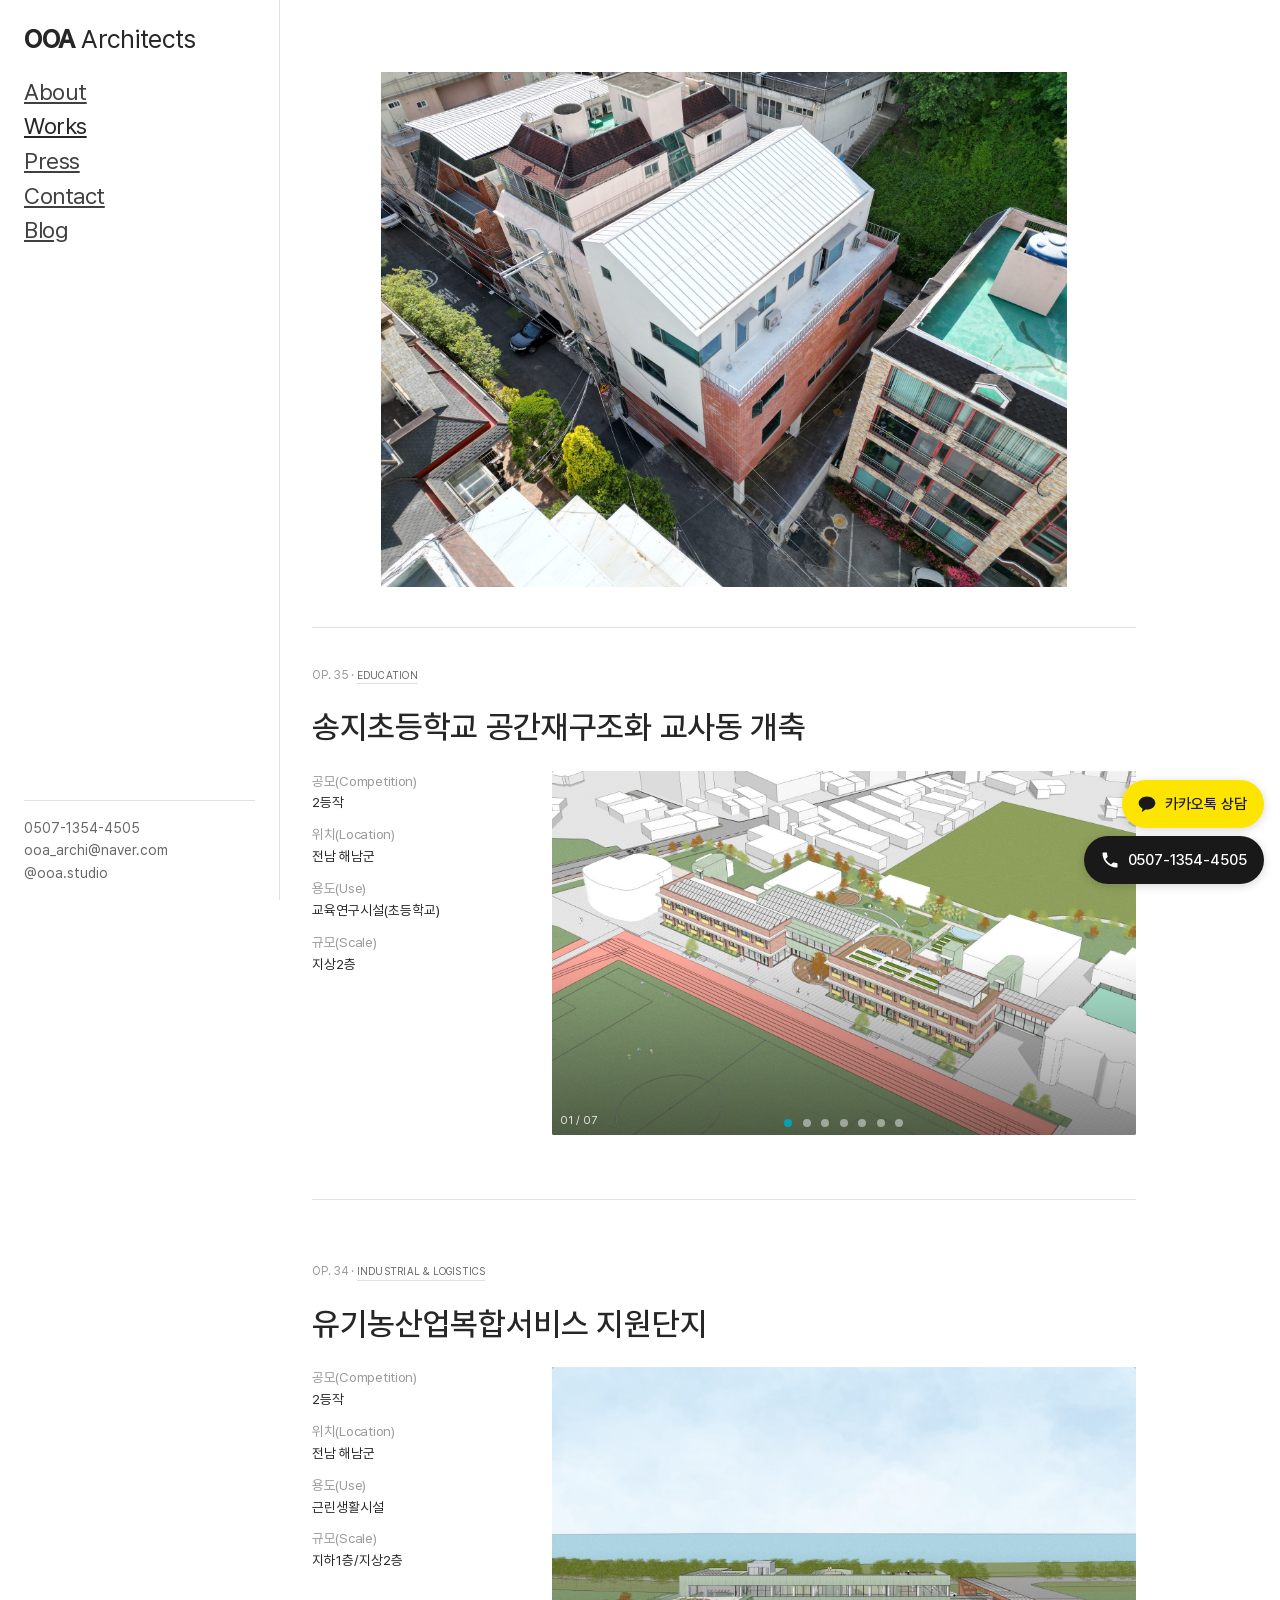
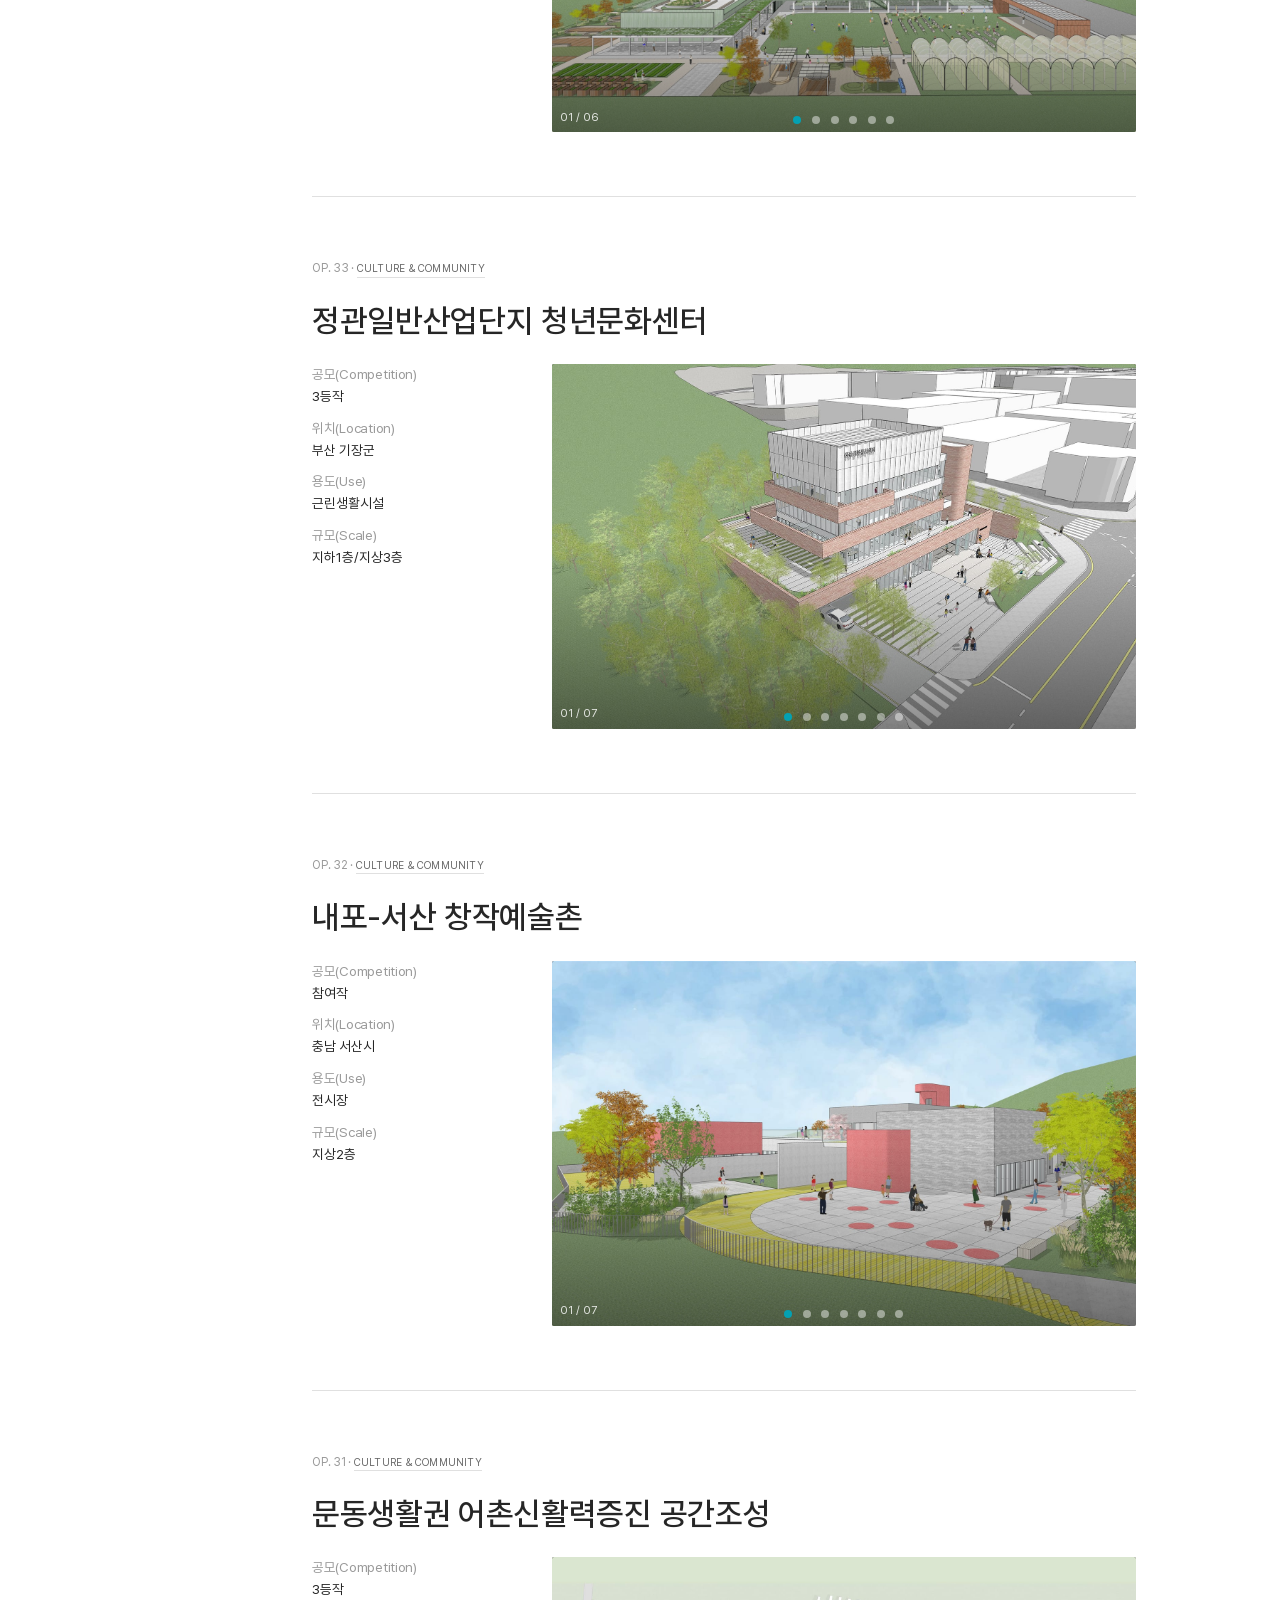
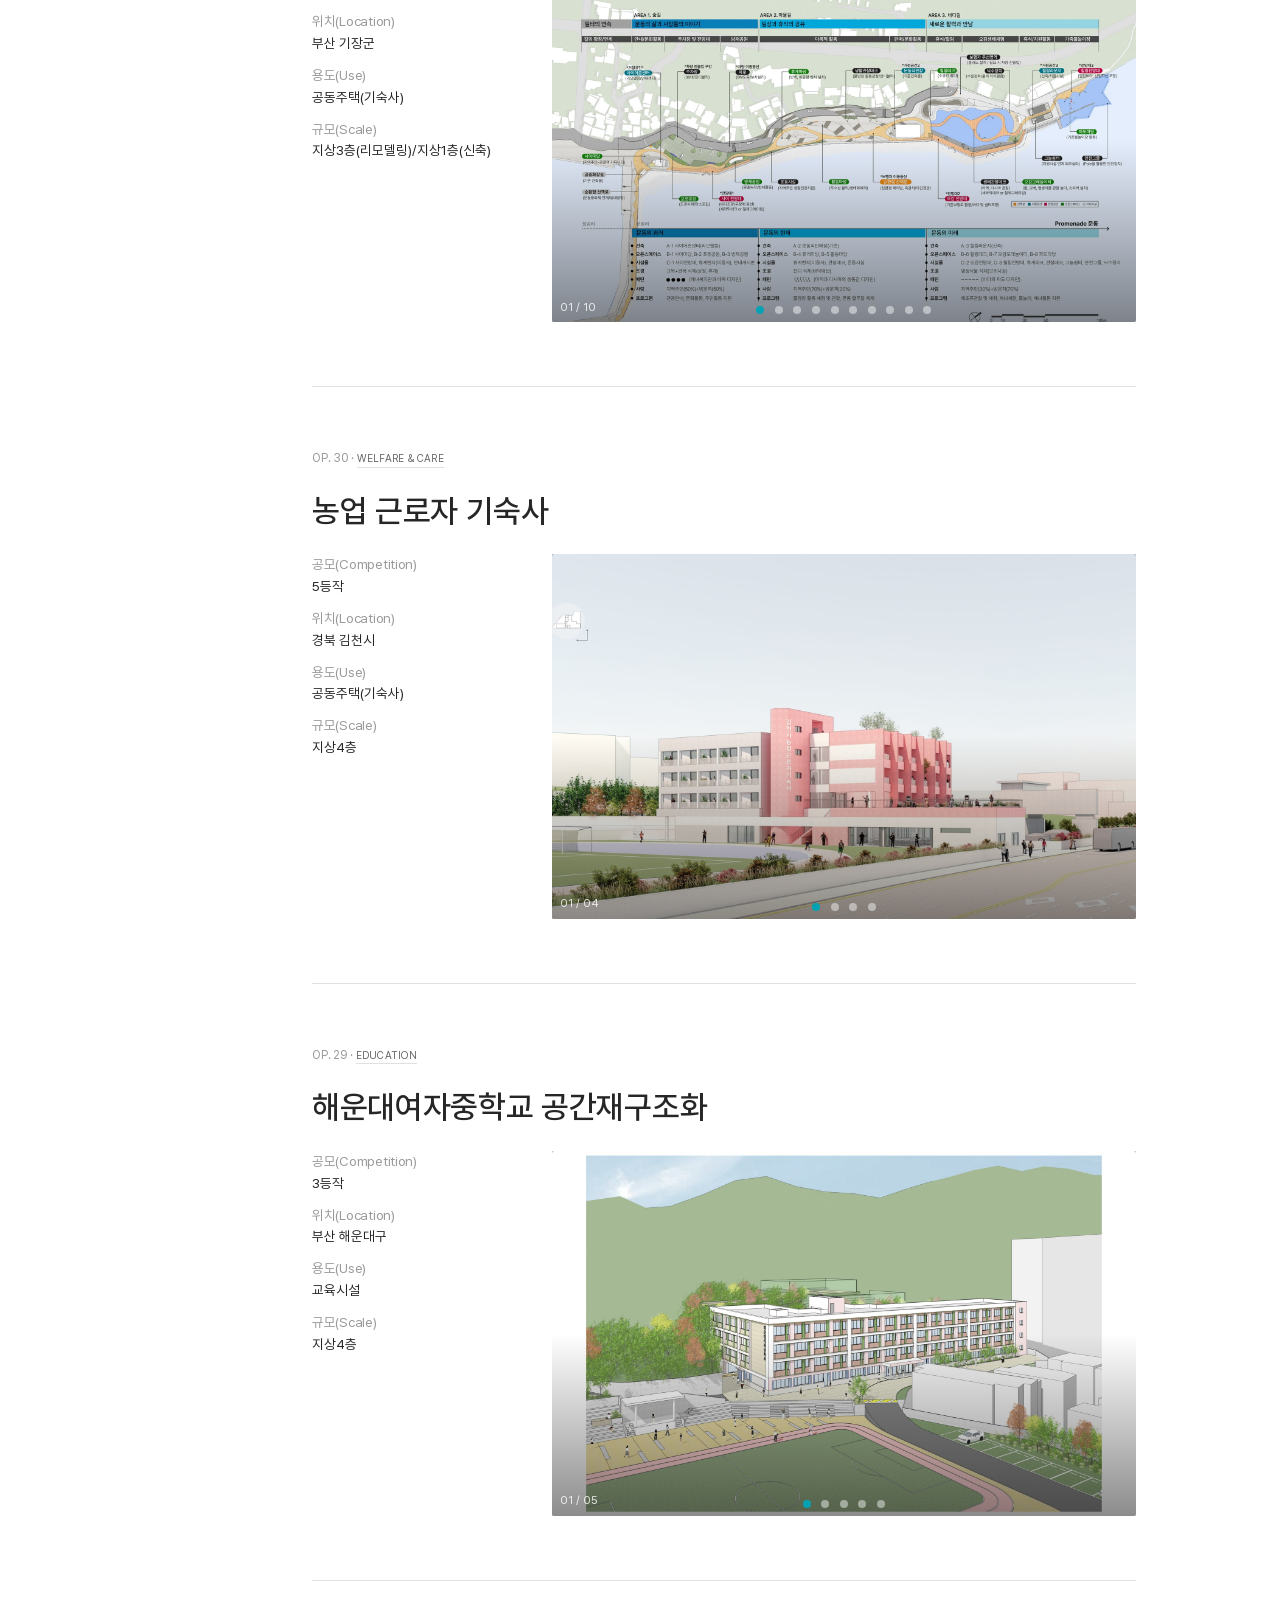
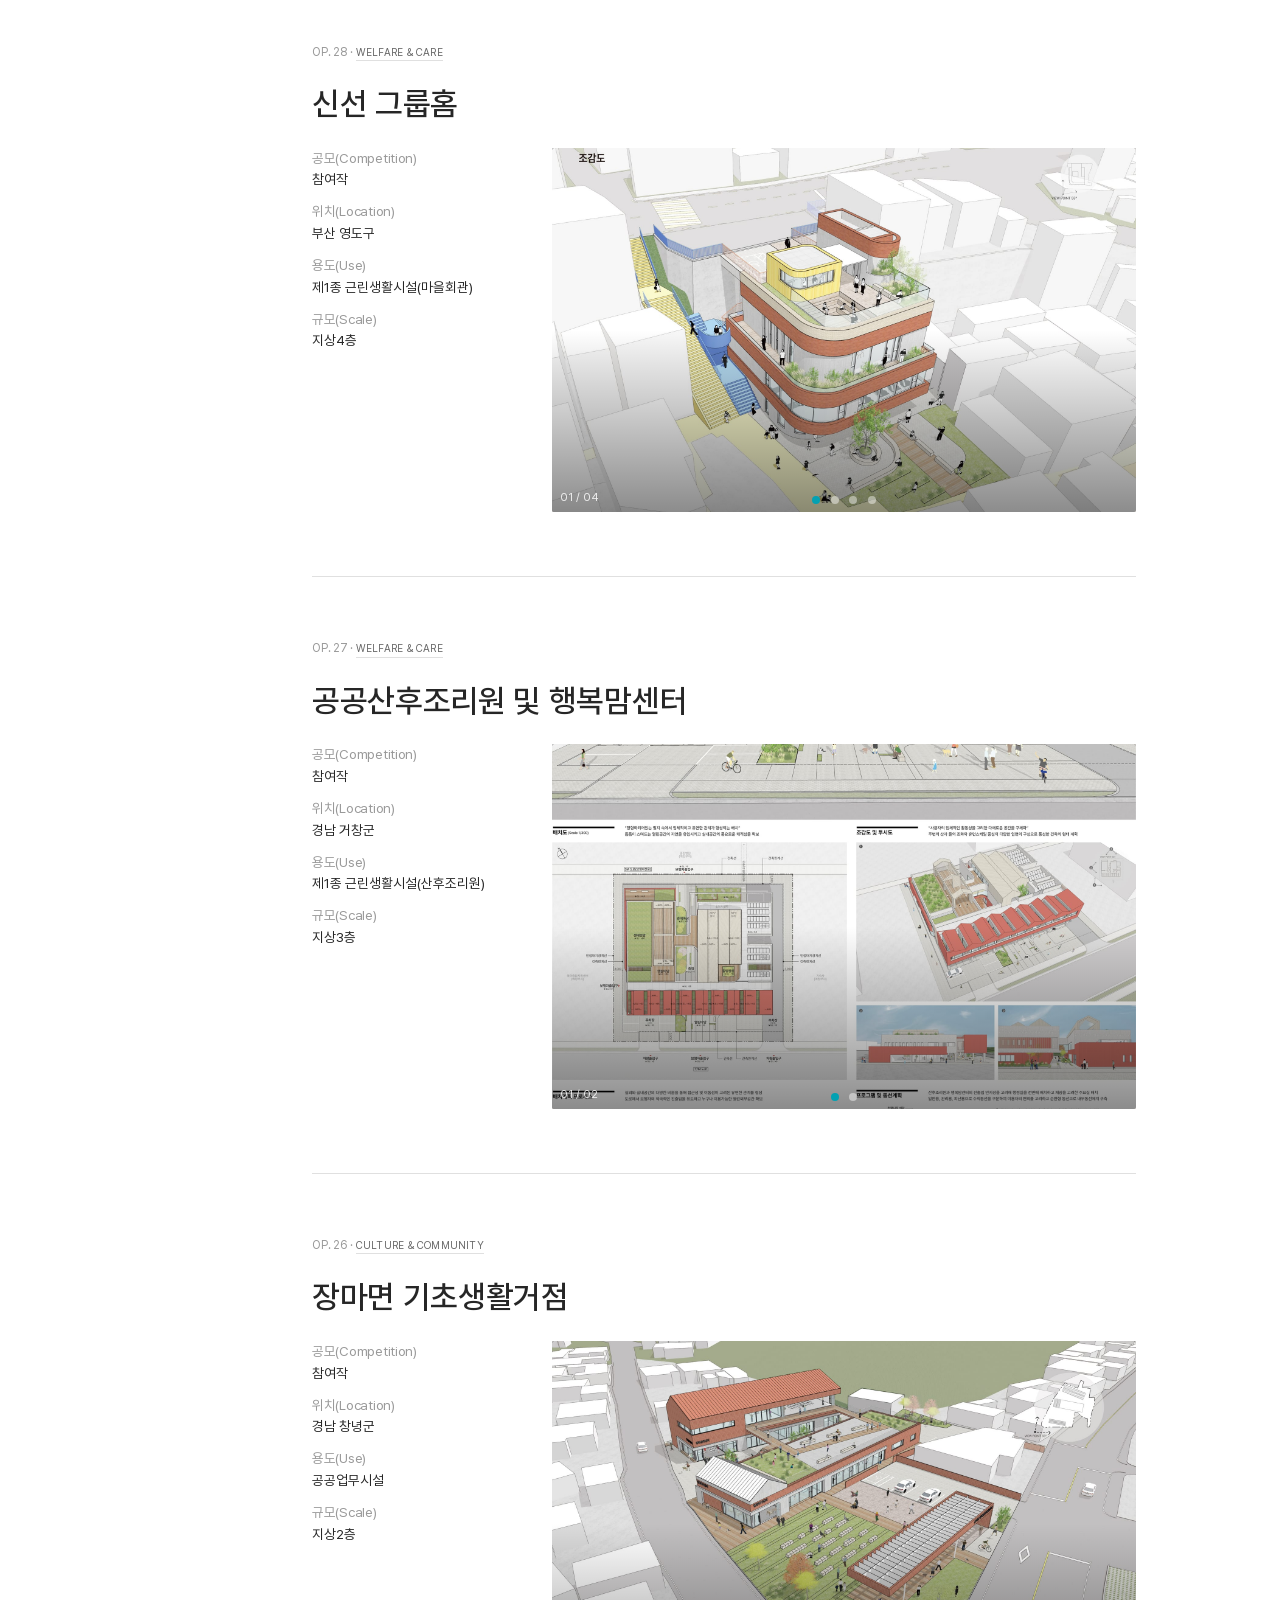
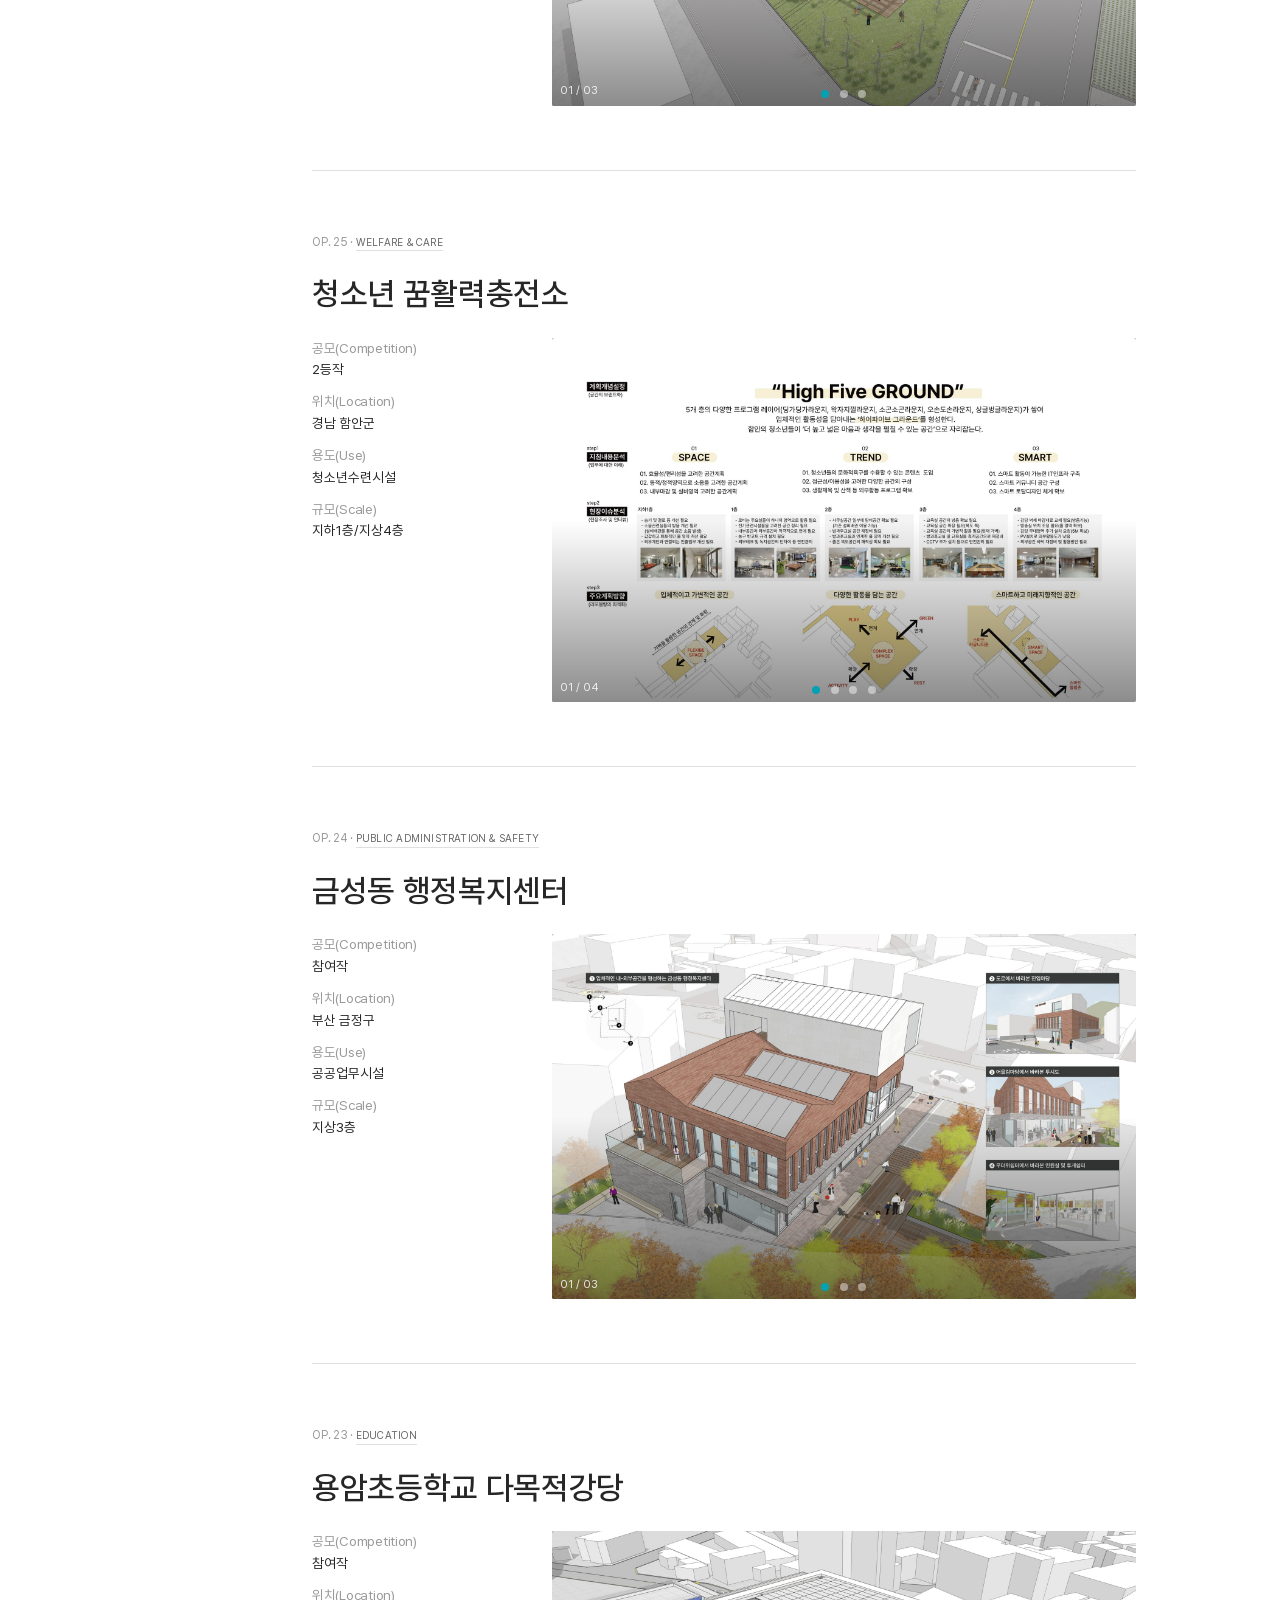
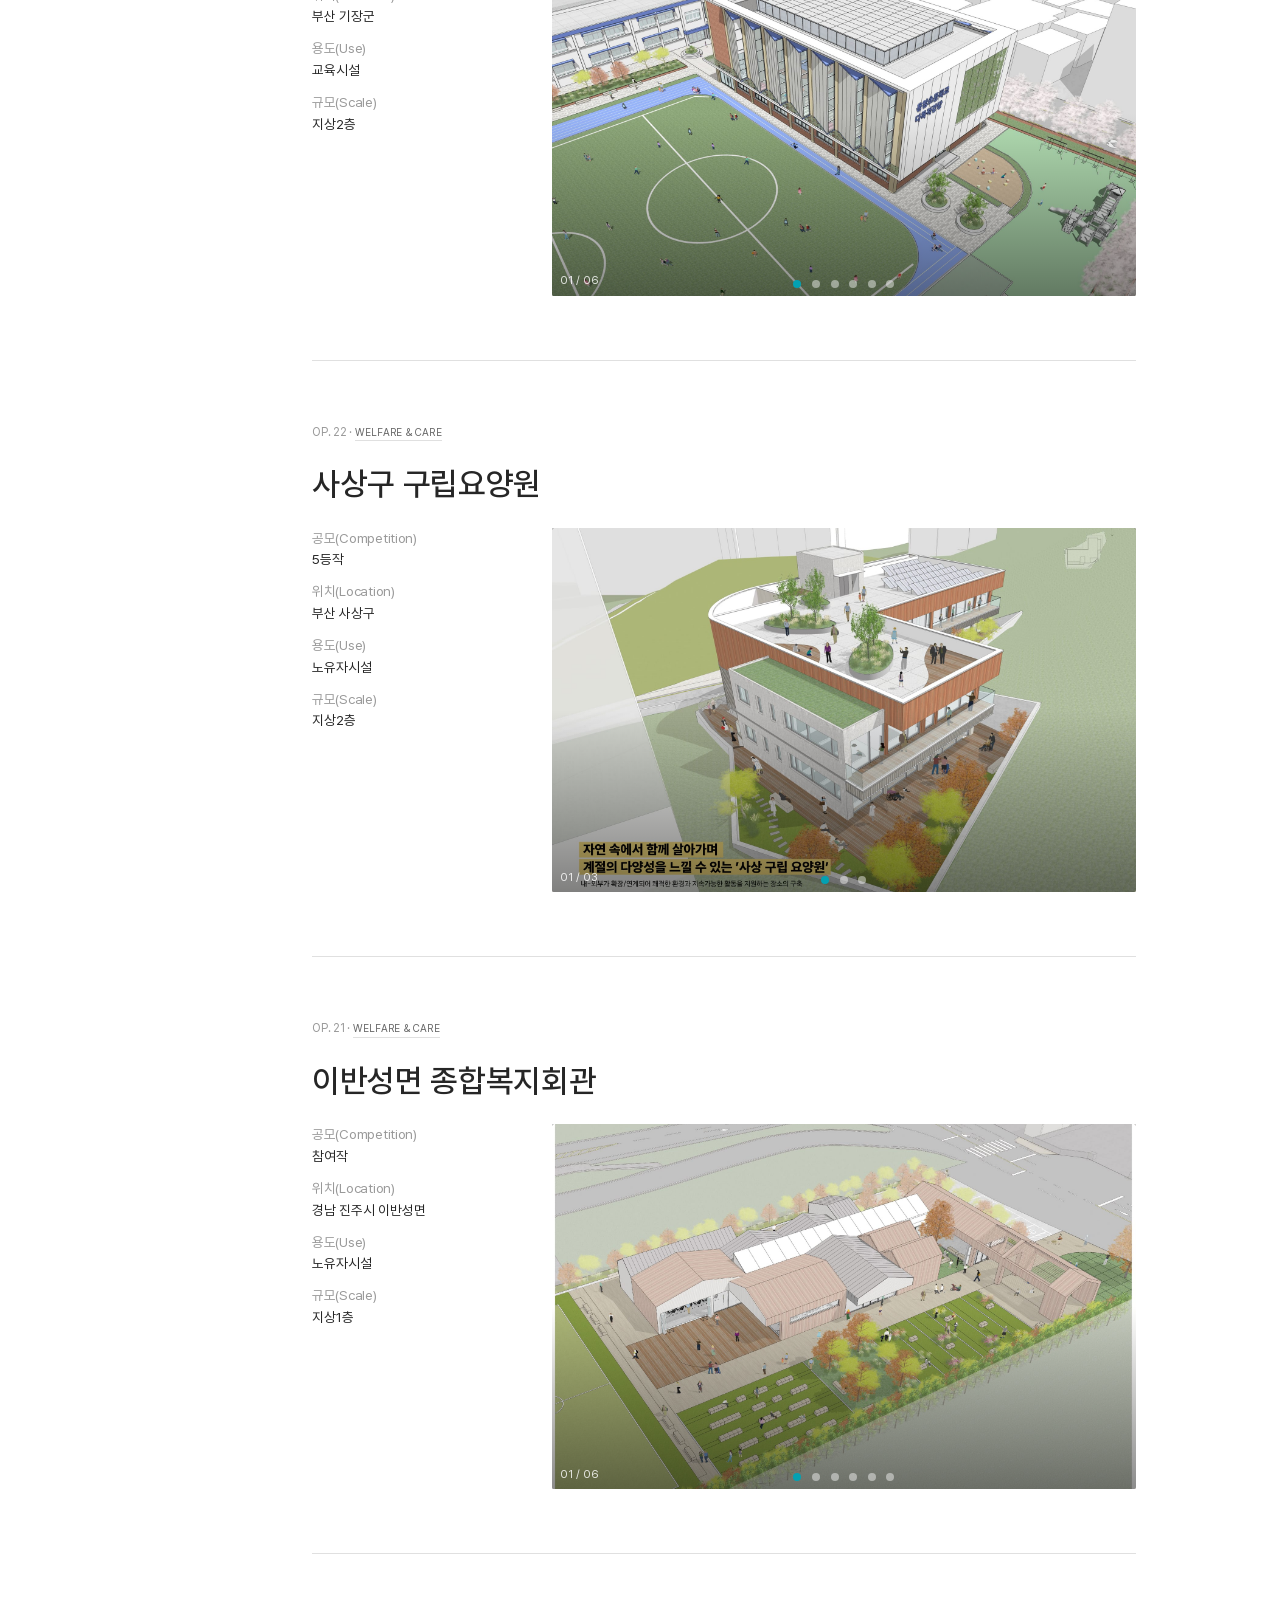
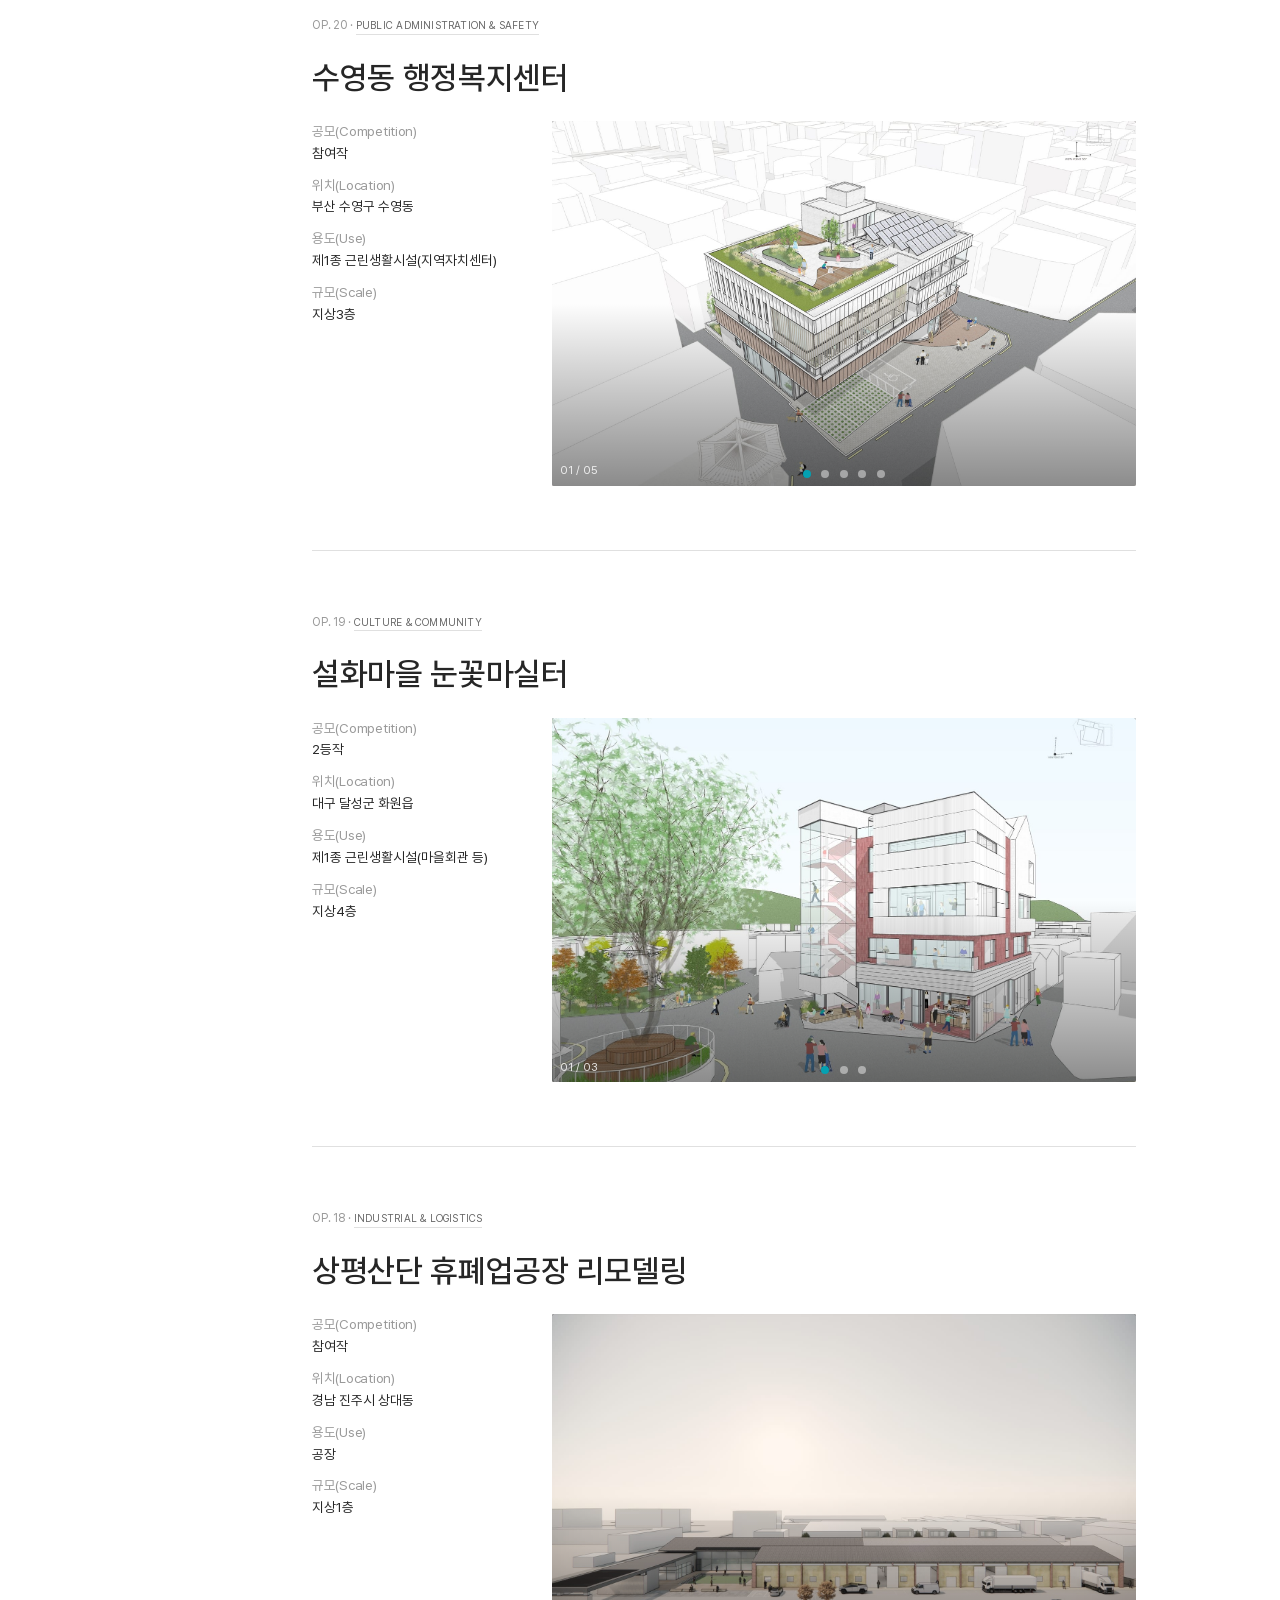
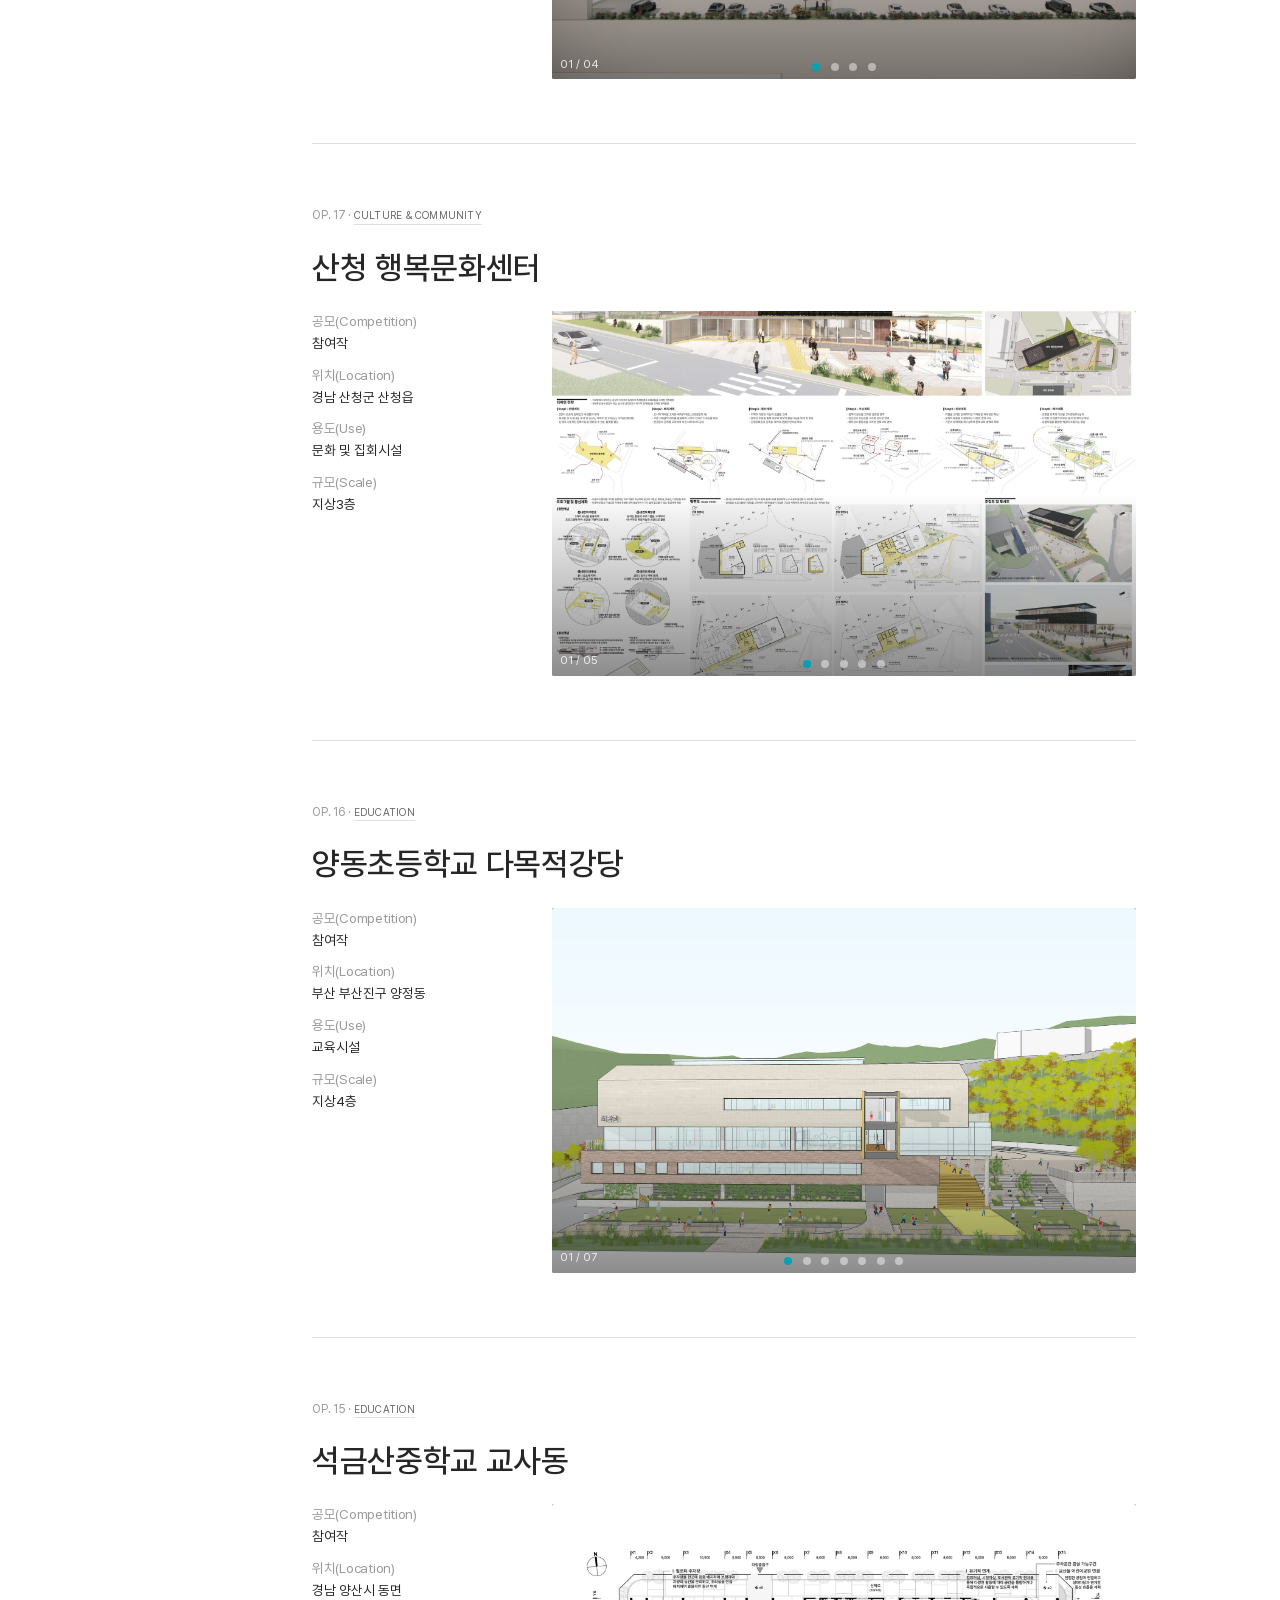
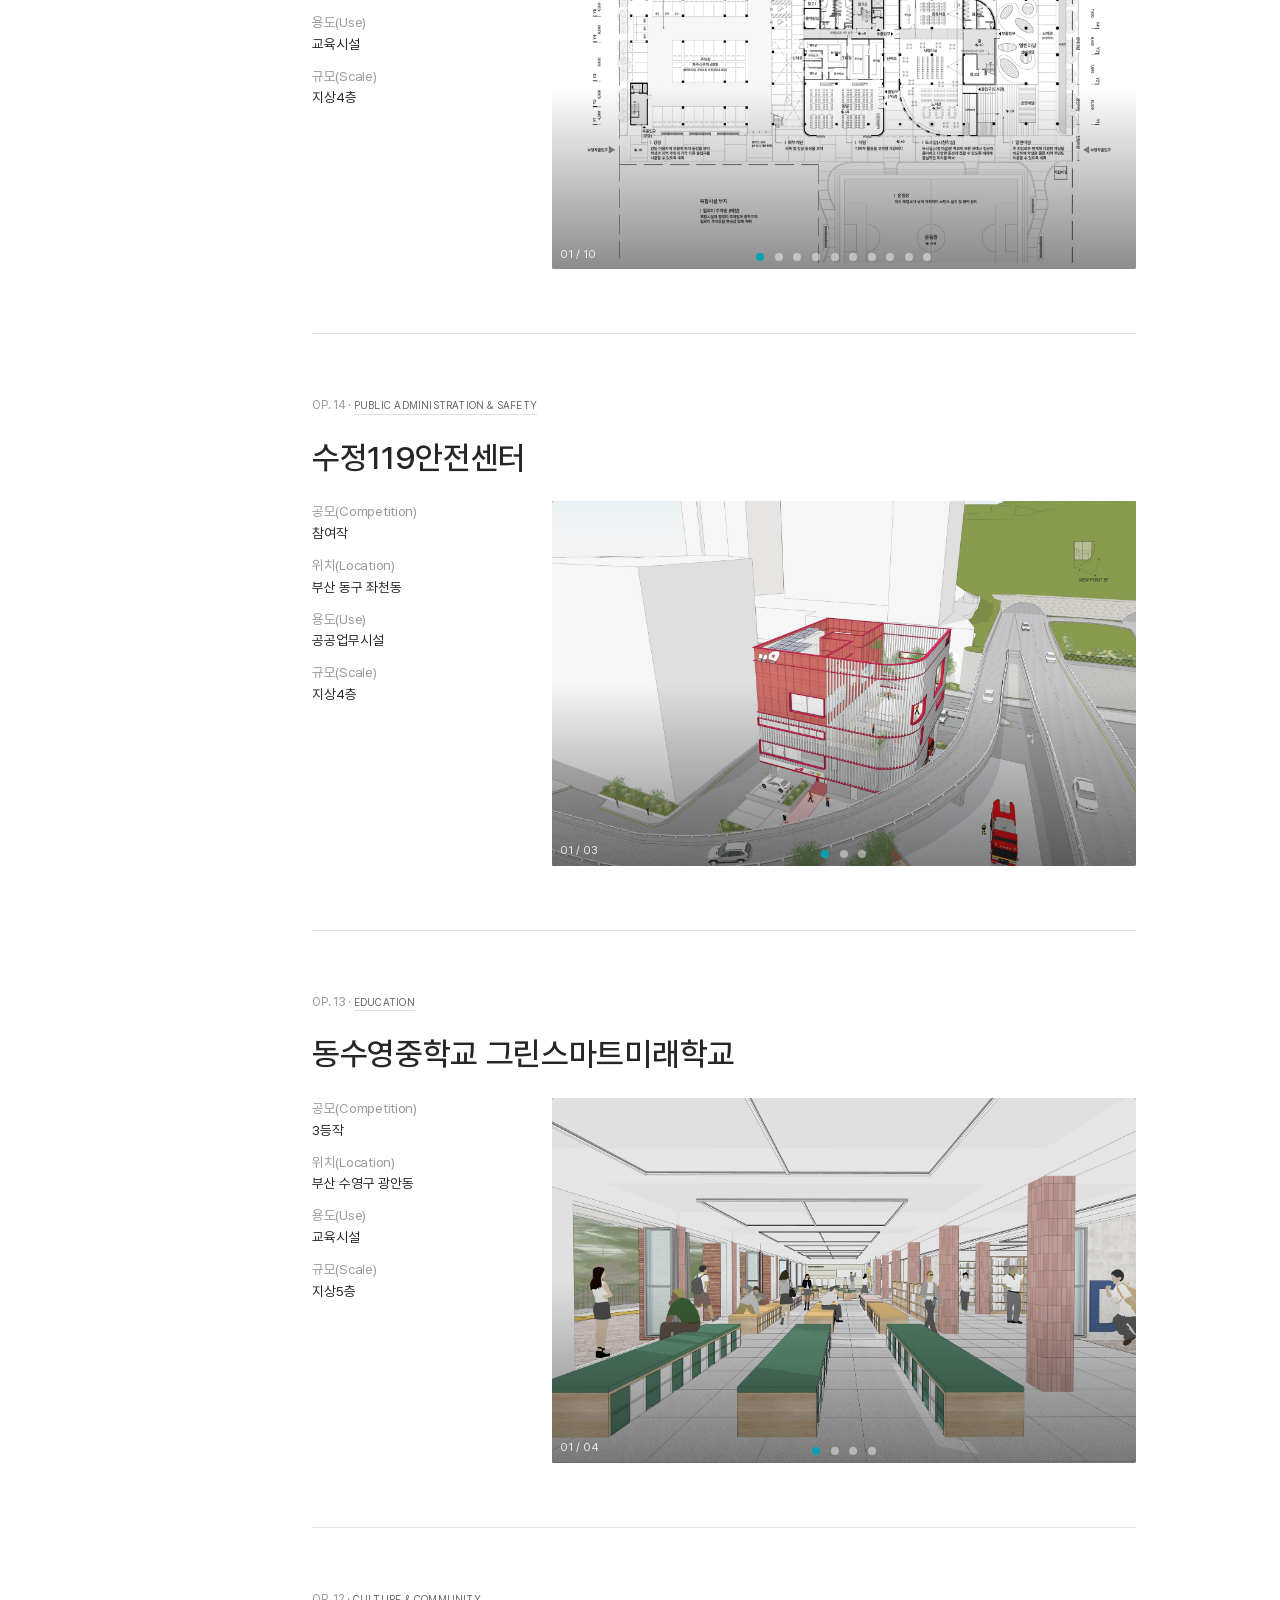
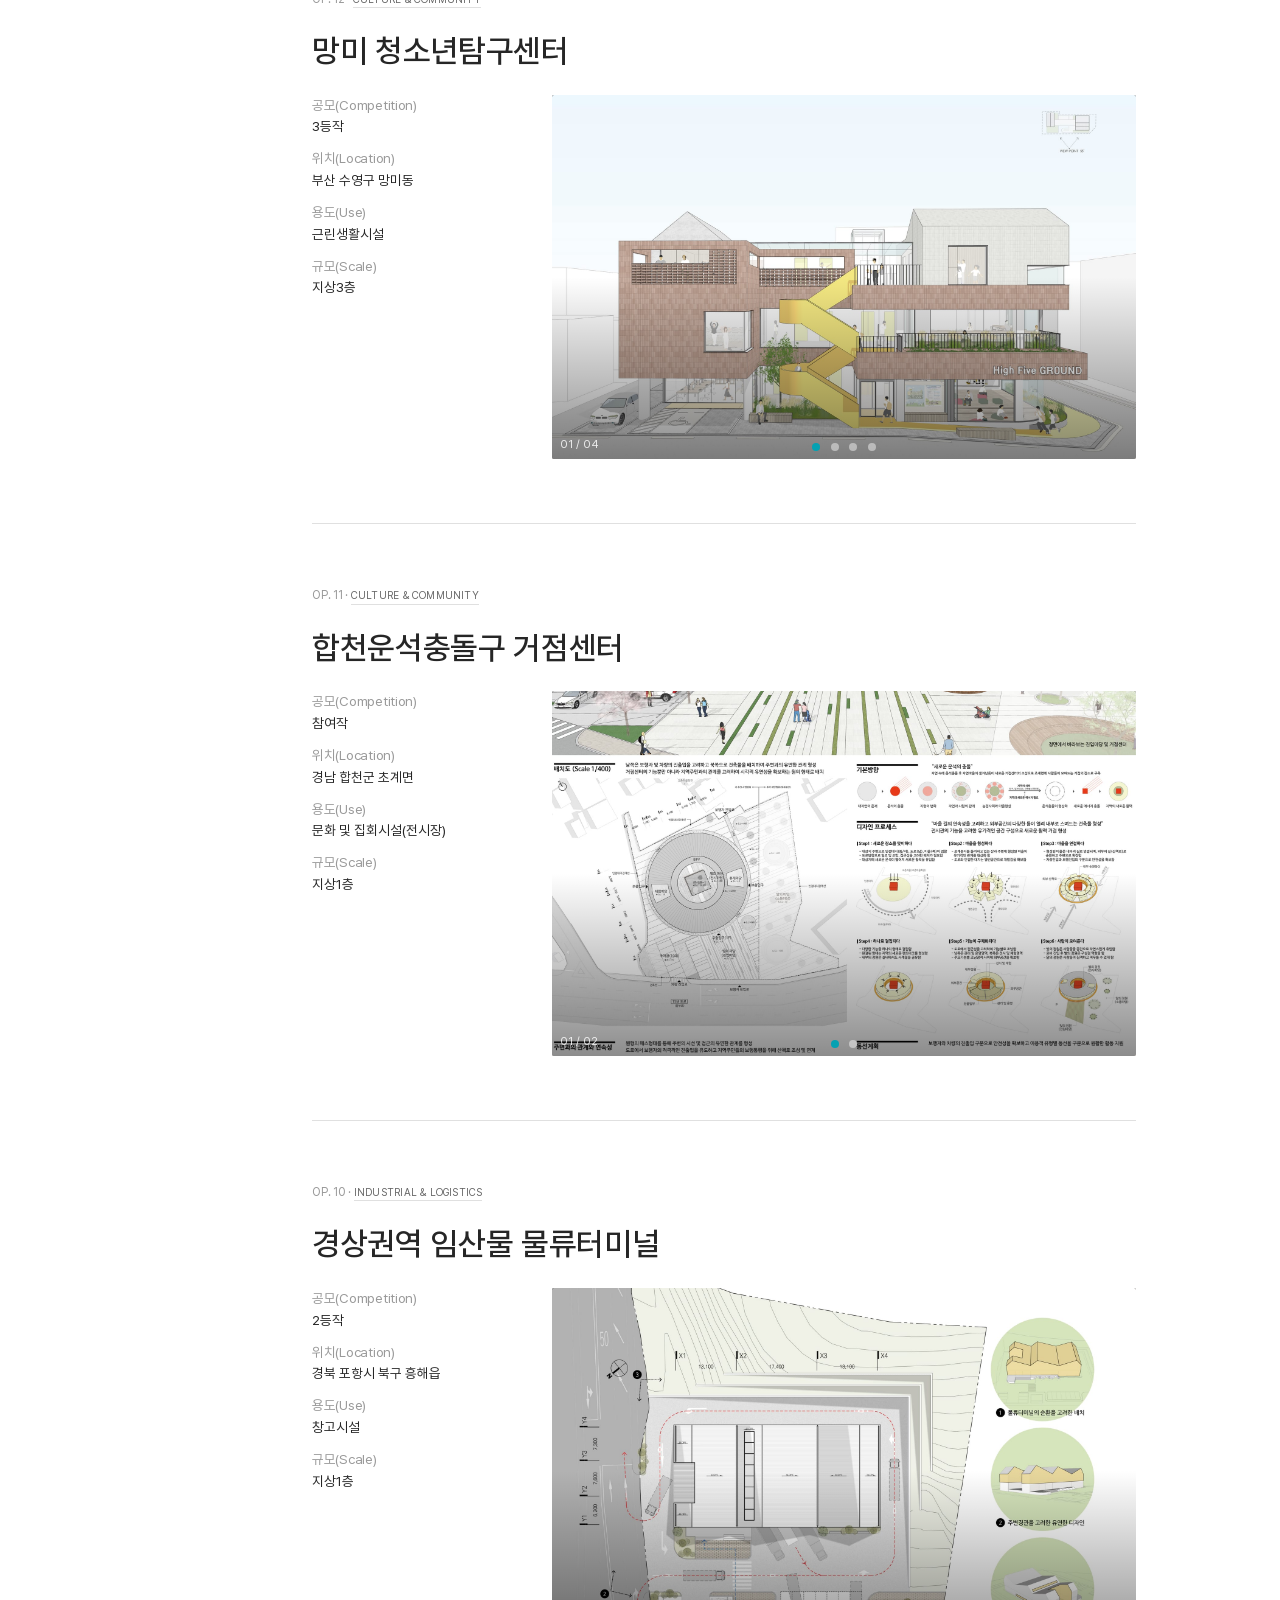
<file: index.html>
<!DOCTYPE html>
<html lang="ko">
<head>
  <meta charset="UTF-8" />
  <meta name="viewport" content="width=device-width, initial-scale=1.0" />
  <title>오오에이건축사사무소 | 부산 건축설계·설계공모 OOA Architects</title>
  <meta name="description" content="부산 중구의 건축사사무소 오오에이건축사사무소(OOA Architects). 교육·복지·공공청사·문화·주거·상업·산업시설 설계공모 수상작과 프로젝트를 소개합니다." />
  <meta name="keywords" content="오오에이건축사사무소, OOA Architects, 부산 건축사사무소, 부산 건축설계" />
  <link rel="canonical" href="https://www.ooa-architects.com/" />
  <meta name="naver-site-verification" content="045cc6b8702528b6ae984b7a32e653ee4ea20d9f" />
  <meta name="google-site-verification" content="rxF_bK50j1vF-ZGdGX7BsOMOdEpN5sHxT-WtcqZuqFM" />

  <meta property="og:type" content="website" />
  <meta property="og:site_name" content="오오에이건축사사무소 OOA Architects" />
  <meta property="og:locale" content="ko_KR" />
  <meta property="og:url" content="https://www.ooa-architects.com/" />
  <meta property="og:title" content="오오에이건축사사무소 | 부산 건축설계·설계공모 OOA Architects" />
  <meta property="og:description" content="부산 중구의 건축사사무소 오오에이건축사사무소(OOA Architects). 교육·복지·공공청사·문화·주거·상업·산업시설 설계공모 수상작과 프로젝트를 소개합니다." />
  <meta property="og:image" content="https://www.ooa-architects.com/images/brand/og-cover.jpg" />
  <meta name="twitter:card" content="summary_large_image" />
  <meta name="twitter:title" content="오오에이건축사사무소 | 부산 건축설계·설계공모 OOA Architects" />
  <meta name="twitter:description" content="부산 건축사사무소 오오에이건축사사무소(OOA Architects)의 설계공모 수상작과 프로젝트." />
  <meta name="twitter:image" content="https://www.ooa-architects.com/images/brand/og-cover.jpg" />

  <link rel="icon" href="favicon.ico" sizes="16x16 32x32 48x48" />
  <link rel="icon" type="image/png" sizes="512x512" href="favicon-ooa-20261110-512.png" />
  <link rel="icon" type="image/png" sizes="192x192" href="favicon-ooa-20261110-192.png" />
  <link rel="icon" type="image/png" sizes="96x96" href="favicon-ooa-20261110-96.png" />
  <link rel="icon" type="image/png" sizes="48x48" href="favicon-ooa-20261110-48.png" />
  <link rel="icon" type="image/png" sizes="32x32" href="favicon-ooa-20261110-32.png" />
  <link rel="icon" type="image/png" sizes="16x16" href="favicon-ooa-20261110-16.png" />
  <link rel="apple-touch-icon" sizes="180x180" href="apple-touch-icon-ooa-20261109.png" />
  <link rel="manifest" href="site-ooa-20261109.webmanifest" />

  <link rel="stylesheet" href="css/style.css" />

  <script type="application/ld+json">
  {
    "@context": "https://schema.org",
    "@type": "ProfessionalService",
    "name": "오오에이건축사사무소 (OOA Architects)",
    "alternateName": ["오오에이건축사사무소", "OOA Architects"],
    "image": "https://www.ooa-architects.com/images/brand/og-cover.jpg",
    "url": "https://www.ooa-architects.com/",
    "telephone": "+82-507-1354-4505",
    "email": "ooa_archi@naver.com",
    "description": "부산 중구의 건축사사무소. 교육·복지·공공청사·문화·주거·상업·산업시설 설계공모 및 프로젝트를 수행합니다.",
    "foundingDate": "2023",
    "areaServed": {"@type": "AdministrativeArea", "name": "부산광역시"},
    "address": {
      "@type": "PostalAddress",
      "streetAddress": "대청로98, 4층",
      "addressLocality": "중구",
      "addressRegion": "부산광역시",
      "addressCountry": "KR"
    },
    "contactPoint": [{
      "@type": "ContactPoint",
      "contactType": "customer service",
      "telephone": "+82-507-1354-4505",
      "url": "https://pf.kakao.com/_xjDpQn/chat",
      "areaServed": "KR",
      "availableLanguage": ["Korean"]
    }],
    "sameAs": ["https://www.instagram.com/ooa.studio", "https://blog.naver.com/ooa_architects", "https://pf.kakao.com/_xjDpQn"]
  }
  </script>
</head>
<body>
  <div class="intro-splash" id="introSplash" aria-hidden="true">
    <span class="intro-dot"></span>
    <div class="intro-lines">
      <p class="intro-line"><span class="intro-strong">O</span><span class="intro-light">ptimum</span></p>
      <p class="intro-line"><span class="intro-strong">O</span><span class="intro-light">pus</span></p>
      <p class="intro-line"><span class="intro-strong">A</span><span class="intro-light">rchitecture</span></p>
    </div>
  </div>

  <div class="app-shell">
    <button class="sidebar-toggle" aria-label="메뉴 열기" aria-expanded="false" aria-controls="sidebar">
      <span></span><span></span><span></span>
    </button>

    <aside class="sidebar" id="sidebar">
      <div class="sidebar-top">
        <a class="logo" href="./"><span class="logo-strong">OOA</span> Architects</a>
      </div>

      <nav class="nav-main" aria-label="주 메뉴">
        <a href="about.html">About</a>

        <details class="nav-tree">
        <summary>Works</summary>

        <details class="nav-category">
          <summary>주거·상업시설</summary>
          <ul class="project-list">
            <li><a href="project.html#07-byeolbit-village-guesthouse">별빛마을 게스트하우스</a></li>
            <li><a href="project.html#03-wondong-second-house">원동 세컨하우스</a></li>
            <li><a href="project.html#02-hwamyeong-mixed-use-house">화명 상가주택</a></li>
            <li><a href="project.html#01-mangmi-neighborhood-facility">망미 근린생활시설</a></li>
          </ul>
        </details>

        <details class="nav-category">
          <summary>문화·커뮤니티시설</summary>
          <ul class="project-list">
            <li><a href="project.html#33-jeonggwan-youth-culture-center">정관일반산업단지 청년문화센터</a></li>
            <li><a href="project.html#32-seosan-naepo-art-village">내포-서산 창작예술촌</a></li>
            <li><a href="project.html#31-mundong-fishing-village-revitalization">문동생활권 어촌신활력증진 공간조성</a></li>
            <li><a href="project.html#26-jangma-basic-living-hub">장마면 기초생활거점</a></li>
            <li><a href="project.html#19-seolhwa-village-snow-rest-area">설화마을 눈꽃마실터</a></li>
            <li><a href="project.html#17-sancheong-happiness-culture-center">산청 행복문화센터</a></li>
            <li><a href="project.html#12-mangmi-youth-center">망미 청소년탐구센터</a></li>
            <li><a href="project.html#11-hapcheon-meteorite-crater-center">합천운석충돌구 거점센터</a></li>
            <li><a href="project.html#08-namhaean-viewpoint">남해안 명품전망공간</a></li>
            <li><a href="project.html#05-gimcheon-culture-center">김천1일반산업단지 복합문화센터</a></li>
          </ul>
        </details>

        <details class="nav-category">
          <summary>교육시설</summary>
          <ul class="project-list">
            <li><a href="project.html#35-songji-elementary-school">송지초등학교 공간재구조화 교사동 개축</a></li>
            <li><a href="project.html#29-haeundae-girls-middle-school">해운대여자중학교 공간재구조화</a></li>
            <li><a href="project.html#23-yongam-elementary-hall">용암초등학교 다목적강당</a></li>
            <li><a href="project.html#16-yangdong-elementary-hall">양동초등학교 다목적강당</a></li>
            <li><a href="project.html#15-seokgeumsan-middle-school">석금산중학교 교사동</a></li>
            <li><a href="project.html#13-dongsuyeong-middle-school">동수영중학교 그린스마트미래학교</a></li>
            <li><a href="project.html#09-hapcheon-girls-high-school">합천여자고등학교 그린스마트 미래학교</a></li>
          </ul>
        </details>

        <details class="nav-category">
          <summary>복지·돌봄시설</summary>
          <ul class="project-list">
            <li><a href="project.html#30-gimcheon-farm-worker-dormitory">농업 근로자 기숙사</a></li>
            <li><a href="project.html#28-sinseon-group-home">신선 그룹홈</a></li>
            <li><a href="project.html#27-geochang-postpartum-care-center">공공산후조리원 및 행복맘센터</a></li>
            <li><a href="project.html#25-haman-youth-dream-station">청소년 꿈활력충전소</a></li>
            <li><a href="project.html#22-sasang-nursing-home">사상구 구립요양원</a></li>
            <li><a href="project.html#21-ibanseong-welfare-center">이반성면 종합복지회관</a></li>
            <li><a href="project.html#04-namsan-silver-community">남산지구 실버커뮤니티 교류공간</a></li>
          </ul>
        </details>

        <details class="nav-category">
          <summary>공공청사·안전시설</summary>
          <ul class="project-list">
            <li><a href="project.html#24-geumseong-dong-community-center">금성동 행정복지센터</a></li>
            <li><a href="project.html#20-suyeong-dong-community-center">수영동 행정복지센터</a></li>
            <li><a href="project.html#14-sujeong-119-safety-center">수정119안전센터</a></li>
            <li><a href="project.html#06-munhyeon-complex-government-building">문현4동 복합청사</a></li>
          </ul>
        </details>

        <details class="nav-category">
          <summary>산업·물류시설</summary>
          <ul class="project-list">
            <li><a href="project.html#34-haenam-organic-industry-complex">유기농산업복합서비스 지원단지</a></li>
            <li><a href="project.html#18-sangpyeong-industrial-remodel">상평산단 휴폐업공장 리모델링</a></li>
            <li><a href="project.html#10-pohang-agri-logistics-terminal">경상권역 임산물 물류터미널</a></li>
          </ul>
        </details>

      </details>

        <a href="press.html">Press</a>
        <a href="contact.html">Contact</a>
        <a href="https://blog.naver.com/ooa_architects" target="_blank" rel="noopener noreferrer">Blog</a>
      </nav>

      <div class="sidebar-contact">
        <p>0507-1354-4505</p>
        <p><a href="mailto:ooa_archi@naver.com">ooa_archi@naver.com</a></p>
        <p><a href="https://www.instagram.com/ooa.studio" target="_blank" rel="noopener">@ooa.studio</a></p>
      </div>
    </aside>

    <main class="page-content">
      <div class="content-col">
        <h1 class="visually-hidden">오오에이건축사사무소 OOA Architects — 공간의 본질을 설계하는 부산 건축사사무소</h1>

        <div class="hero-visual" data-hero-slideshow aria-label="오오에이건축사사무소 대표 이미지 슬라이드쇼">
          <img class="hero-visual-img is-active" src="images/main/01.jpg" alt="오오에이건축사사무소 대표 이미지 1" loading="eager" />
          <img class="hero-visual-img" src="images/main/02.jpg" alt="오오에이건축사사무소 대표 이미지 2" loading="eager" />
          <img class="hero-visual-img" src="images/main/03.jpg" alt="오오에이건축사사무소 대표 이미지 3" loading="eager" />
          <img class="hero-visual-img" src="images/main/04.jpg" alt="오오에이건축사사무소 대표 이미지 4" loading="eager" />
          <img class="hero-visual-img" src="images/main/05.jpg" alt="오오에이건축사사무소 대표 이미지 5" loading="eager" />
          <img class="hero-visual-img" src="images/main/06.jpg" alt="오오에이건축사사무소 대표 이미지 6" loading="eager" />
        </div>

        <hr class="divider" />

        <article id="35-songji-elementary-school" class="project-entry" aria-labelledby="35-songji-elementary-school-title">
          <p class="eyebrow project-entry-title">Op. 35 · <span class="tag-label">Education</span></p>
          <h2 id="35-songji-elementary-school-title" class="heading-md" style="margin-top: 0.5em;">송지초등학교 공간재구조화 교사동 개축</h2>
          <div class="project-entry-grid" style="margin-top: var(--space-3);">
            <dl class="project-meta-list">
              <dt>공모(Competition)</dt><dd>2등작</dd>
              <dt>위치(Location)</dt><dd>전남 해남군</dd>
              <dt>용도(Use)</dt><dd>교육연구시설(초등학교)</dd>
              <dt>규모(Scale)</dt><dd>지상2층</dd>
            </dl>
            <div class="slideshow" data-slideshow tabindex="0" aria-roledescription="슬라이드쇼" aria-label="송지초등학교 공간재구조화 교사동 개축 이미지 슬라이드쇼">
              <span class="slide-caption">Op. 35 · 송지초등학교 공간재구조화 교사동 개축</span>
              <div class="slideshow-track">
                <div class="slide tile-a is-active" data-slide role="img" aria-label="송지초등학교 공간재구조화 교사동 개축 이미지 1" aria-hidden="false">
                  <img class="slide-img" src="images/projects/35-songji-elementary-school/01.jpg" alt="송지초등학교 공간재구조화 교사동 개축 (전남 해남군, 교육연구시설) 이미지 1" loading="lazy" />
                  <span class="slide-index">01 / 07</span>
                </div>
                <div class="slide tile-b" data-slide role="img" aria-label="송지초등학교 공간재구조화 교사동 개축 이미지 2" aria-hidden="true">
                  <img class="slide-img" src="images/projects/35-songji-elementary-school/02.jpg" alt="송지초등학교 공간재구조화 교사동 개축 (전남 해남군, 교육연구시설) 이미지 2" loading="lazy" />
                  <span class="slide-index">02 / 07</span>
                </div>
                <div class="slide tile-c" data-slide role="img" aria-label="송지초등학교 공간재구조화 교사동 개축 이미지 3" aria-hidden="true">
                  <img class="slide-img" src="images/projects/35-songji-elementary-school/03.jpg" alt="송지초등학교 공간재구조화 교사동 개축 (전남 해남군, 교육연구시설) 이미지 3" loading="lazy" />
                  <span class="slide-index">03 / 07</span>
                </div>
                <div class="slide tile-d" data-slide role="img" aria-label="송지초등학교 공간재구조화 교사동 개축 이미지 4" aria-hidden="true">
                  <img class="slide-img" src="images/projects/35-songji-elementary-school/04.jpg" alt="송지초등학교 공간재구조화 교사동 개축 (전남 해남군, 교육연구시설) 이미지 4" loading="lazy" />
                  <span class="slide-index">04 / 07</span>
                </div>
                <div class="slide tile-a" data-slide role="img" aria-label="송지초등학교 공간재구조화 교사동 개축 이미지 5" aria-hidden="true">
                  <img class="slide-img" src="images/projects/35-songji-elementary-school/05.jpg" alt="송지초등학교 공간재구조화 교사동 개축 (전남 해남군, 교육연구시설) 이미지 5" loading="lazy" />
                  <span class="slide-index">05 / 07</span>
                </div>
                <div class="slide tile-b" data-slide role="img" aria-label="송지초등학교 공간재구조화 교사동 개축 이미지 6" aria-hidden="true">
                  <img class="slide-img" src="images/projects/35-songji-elementary-school/06.jpg" alt="송지초등학교 공간재구조화 교사동 개축 (전남 해남군, 교육연구시설) 이미지 6" loading="lazy" />
                  <span class="slide-index">06 / 07</span>
                </div>
                <div class="slide tile-c" data-slide role="img" aria-label="송지초등학교 공간재구조화 교사동 개축 이미지 7" aria-hidden="true">
                  <img class="slide-img" src="images/projects/35-songji-elementary-school/07.jpg" alt="송지초등학교 공간재구조화 교사동 개축 (전남 해남군, 교육연구시설) 이미지 7" loading="lazy" />
                  <span class="slide-index">07 / 07</span>
                </div>
              </div>
              <button class="slide-zone slide-zone-prev" type="button" aria-label="이전 이미지"></button>
              <button class="slide-zone slide-zone-next" type="button" aria-label="다음 이미지"></button>
              <div class="slide-dots" role="tablist" aria-label="이미지 선택">
                <button class="slide-dot is-active" data-dot="0" role="tab" aria-selected="true" aria-label="1번 이미지"></button>
                <button class="slide-dot" data-dot="1" role="tab" aria-selected="false" aria-label="2번 이미지"></button>
                <button class="slide-dot" data-dot="2" role="tab" aria-selected="false" aria-label="3번 이미지"></button>
                <button class="slide-dot" data-dot="3" role="tab" aria-selected="false" aria-label="4번 이미지"></button>
                <button class="slide-dot" data-dot="4" role="tab" aria-selected="false" aria-label="5번 이미지"></button>
                <button class="slide-dot" data-dot="5" role="tab" aria-selected="false" aria-label="6번 이미지"></button>
                <button class="slide-dot" data-dot="6" role="tab" aria-selected="false" aria-label="7번 이미지"></button>
              </div>
            </div>
          </div>
        </article>

        <article id="34-haenam-organic-industry-complex" class="project-entry" aria-labelledby="34-haenam-organic-industry-complex-title">
          <p class="eyebrow project-entry-title">Op. 34 · <span class="tag-label">Industrial &amp; Logistics</span></p>
          <h2 id="34-haenam-organic-industry-complex-title" class="heading-md" style="margin-top: 0.5em;">유기농산업복합서비스 지원단지</h2>
          <div class="project-entry-grid" style="margin-top: var(--space-3);">
            <dl class="project-meta-list">
              <dt>공모(Competition)</dt><dd>2등작</dd>
              <dt>위치(Location)</dt><dd>전남 해남군</dd>
              <dt>용도(Use)</dt><dd>근린생활시설</dd>
              <dt>규모(Scale)</dt><dd>지하1층/지상2층</dd>
            </dl>
            <div class="slideshow" data-slideshow tabindex="0" aria-roledescription="슬라이드쇼" aria-label="유기농산업복합서비스 지원단지 이미지 슬라이드쇼">
              <span class="slide-caption">Op. 34 · 유기농산업복합서비스 지원단지</span>
              <div class="slideshow-track">
                <div class="slide tile-a is-active" data-slide role="img" aria-label="유기농산업복합서비스 지원단지 이미지 1" aria-hidden="false">
                  <img class="slide-img" src="images/projects/34-haenam-organic-industry-complex/01.jpg" alt="유기농산업복합서비스 지원단지 (전남 해남군, 근린생활시설) 이미지 1" loading="lazy" />
                  <span class="slide-index">01 / 06</span>
                </div>
                <div class="slide tile-b" data-slide role="img" aria-label="유기농산업복합서비스 지원단지 이미지 2" aria-hidden="true">
                  <img class="slide-img" src="images/projects/34-haenam-organic-industry-complex/02.jpg" alt="유기농산업복합서비스 지원단지 (전남 해남군, 근린생활시설) 이미지 2" loading="lazy" />
                  <span class="slide-index">02 / 06</span>
                </div>
                <div class="slide tile-c" data-slide role="img" aria-label="유기농산업복합서비스 지원단지 이미지 3" aria-hidden="true">
                  <img class="slide-img" src="images/projects/34-haenam-organic-industry-complex/03.jpg" alt="유기농산업복합서비스 지원단지 (전남 해남군, 근린생활시설) 이미지 3" loading="lazy" />
                  <span class="slide-index">03 / 06</span>
                </div>
                <div class="slide tile-d" data-slide role="img" aria-label="유기농산업복합서비스 지원단지 이미지 4" aria-hidden="true">
                  <img class="slide-img" src="images/projects/34-haenam-organic-industry-complex/04.jpg" alt="유기농산업복합서비스 지원단지 (전남 해남군, 근린생활시설) 이미지 4" loading="lazy" />
                  <span class="slide-index">04 / 06</span>
                </div>
                <div class="slide tile-a" data-slide role="img" aria-label="유기농산업복합서비스 지원단지 이미지 5" aria-hidden="true">
                  <img class="slide-img" src="images/projects/34-haenam-organic-industry-complex/05.jpg" alt="유기농산업복합서비스 지원단지 (전남 해남군, 근린생활시설) 이미지 5" loading="lazy" />
                  <span class="slide-index">05 / 06</span>
                </div>
                <div class="slide tile-b" data-slide role="img" aria-label="유기농산업복합서비스 지원단지 이미지 6" aria-hidden="true">
                  <img class="slide-img" src="images/projects/34-haenam-organic-industry-complex/06.jpg" alt="유기농산업복합서비스 지원단지 (전남 해남군, 근린생활시설) 이미지 6" loading="lazy" />
                  <span class="slide-index">06 / 06</span>
                </div>
              </div>
              <button class="slide-zone slide-zone-prev" type="button" aria-label="이전 이미지"></button>
              <button class="slide-zone slide-zone-next" type="button" aria-label="다음 이미지"></button>
              <div class="slide-dots" role="tablist" aria-label="이미지 선택">
                <button class="slide-dot is-active" data-dot="0" role="tab" aria-selected="true" aria-label="1번 이미지"></button>
                <button class="slide-dot" data-dot="1" role="tab" aria-selected="false" aria-label="2번 이미지"></button>
                <button class="slide-dot" data-dot="2" role="tab" aria-selected="false" aria-label="3번 이미지"></button>
                <button class="slide-dot" data-dot="3" role="tab" aria-selected="false" aria-label="4번 이미지"></button>
                <button class="slide-dot" data-dot="4" role="tab" aria-selected="false" aria-label="5번 이미지"></button>
                <button class="slide-dot" data-dot="5" role="tab" aria-selected="false" aria-label="6번 이미지"></button>
              </div>
            </div>
          </div>
        </article>

        <article id="33-jeonggwan-youth-culture-center" class="project-entry" aria-labelledby="33-jeonggwan-youth-culture-center-title">
          <p class="eyebrow project-entry-title">Op. 33 · <span class="tag-label">Culture &amp; Community</span></p>
          <h2 id="33-jeonggwan-youth-culture-center-title" class="heading-md" style="margin-top: 0.5em;">정관일반산업단지 청년문화센터</h2>
          <div class="project-entry-grid" style="margin-top: var(--space-3);">
            <dl class="project-meta-list">
              <dt>공모(Competition)</dt><dd>3등작</dd>
              <dt>위치(Location)</dt><dd>부산 기장군</dd>
              <dt>용도(Use)</dt><dd>근린생활시설</dd>
              <dt>규모(Scale)</dt><dd>지하1층/지상3층</dd>
            </dl>
            <div class="slideshow" data-slideshow tabindex="0" aria-roledescription="슬라이드쇼" aria-label="정관일반산업단지 청년문화센터 이미지 슬라이드쇼">
              <span class="slide-caption">Op. 33 · 정관일반산업단지 청년문화센터</span>
              <div class="slideshow-track">
                <div class="slide tile-a is-active" data-slide role="img" aria-label="정관일반산업단지 청년문화센터 이미지 1" aria-hidden="false">
                  <img class="slide-img" src="images/projects/33-jeonggwan-youth-culture-center/01.jpg" alt="정관일반산업단지 청년문화센터 (부산 기장군, 근린생활시설) 이미지 1" loading="lazy" />
                  <span class="slide-index">01 / 07</span>
                </div>
                <div class="slide tile-b" data-slide role="img" aria-label="정관일반산업단지 청년문화센터 이미지 2" aria-hidden="true">
                  <img class="slide-img" src="images/projects/33-jeonggwan-youth-culture-center/02.jpg" alt="정관일반산업단지 청년문화센터 (부산 기장군, 근린생활시설) 이미지 2" loading="lazy" />
                  <span class="slide-index">02 / 07</span>
                </div>
                <div class="slide tile-c" data-slide role="img" aria-label="정관일반산업단지 청년문화센터 이미지 3" aria-hidden="true">
                  <img class="slide-img" src="images/projects/33-jeonggwan-youth-culture-center/03.jpg" alt="정관일반산업단지 청년문화센터 (부산 기장군, 근린생활시설) 이미지 3" loading="lazy" />
                  <span class="slide-index">03 / 07</span>
                </div>
                <div class="slide tile-d" data-slide role="img" aria-label="정관일반산업단지 청년문화센터 이미지 4" aria-hidden="true">
                  <img class="slide-img" src="images/projects/33-jeonggwan-youth-culture-center/04.jpg" alt="정관일반산업단지 청년문화센터 (부산 기장군, 근린생활시설) 이미지 4" loading="lazy" />
                  <span class="slide-index">04 / 07</span>
                </div>
                <div class="slide tile-a" data-slide role="img" aria-label="정관일반산업단지 청년문화센터 이미지 5" aria-hidden="true">
                  <img class="slide-img" src="images/projects/33-jeonggwan-youth-culture-center/05.jpg" alt="정관일반산업단지 청년문화센터 (부산 기장군, 근린생활시설) 이미지 5" loading="lazy" />
                  <span class="slide-index">05 / 07</span>
                </div>
                <div class="slide tile-b" data-slide role="img" aria-label="정관일반산업단지 청년문화센터 이미지 6" aria-hidden="true">
                  <img class="slide-img" src="images/projects/33-jeonggwan-youth-culture-center/06.jpg" alt="정관일반산업단지 청년문화센터 (부산 기장군, 근린생활시설) 이미지 6" loading="lazy" />
                  <span class="slide-index">06 / 07</span>
                </div>
                <div class="slide tile-c" data-slide role="img" aria-label="정관일반산업단지 청년문화센터 이미지 7" aria-hidden="true">
                  <img class="slide-img" src="images/projects/33-jeonggwan-youth-culture-center/07.jpg" alt="정관일반산업단지 청년문화센터 (부산 기장군, 근린생활시설) 이미지 7" loading="lazy" />
                  <span class="slide-index">07 / 07</span>
                </div>
              </div>
              <button class="slide-zone slide-zone-prev" type="button" aria-label="이전 이미지"></button>
              <button class="slide-zone slide-zone-next" type="button" aria-label="다음 이미지"></button>
              <div class="slide-dots" role="tablist" aria-label="이미지 선택">
                <button class="slide-dot is-active" data-dot="0" role="tab" aria-selected="true" aria-label="1번 이미지"></button>
                <button class="slide-dot" data-dot="1" role="tab" aria-selected="false" aria-label="2번 이미지"></button>
                <button class="slide-dot" data-dot="2" role="tab" aria-selected="false" aria-label="3번 이미지"></button>
                <button class="slide-dot" data-dot="3" role="tab" aria-selected="false" aria-label="4번 이미지"></button>
                <button class="slide-dot" data-dot="4" role="tab" aria-selected="false" aria-label="5번 이미지"></button>
                <button class="slide-dot" data-dot="5" role="tab" aria-selected="false" aria-label="6번 이미지"></button>
                <button class="slide-dot" data-dot="6" role="tab" aria-selected="false" aria-label="7번 이미지"></button>
              </div>
            </div>
          </div>
        </article>

        <article id="32-seosan-naepo-art-village" class="project-entry" aria-labelledby="32-seosan-naepo-art-village-title">
          <p class="eyebrow project-entry-title">Op. 32 · <span class="tag-label">Culture &amp; Community</span></p>
          <h2 id="32-seosan-naepo-art-village-title" class="heading-md" style="margin-top: 0.5em;">내포-서산 창작예술촌</h2>
          <div class="project-entry-grid" style="margin-top: var(--space-3);">
            <dl class="project-meta-list">
              <dt>공모(Competition)</dt><dd>참여작</dd>
              <dt>위치(Location)</dt><dd>충남 서산시</dd>
              <dt>용도(Use)</dt><dd>전시장</dd>
              <dt>규모(Scale)</dt><dd>지상2층</dd>
            </dl>
            <div class="slideshow" data-slideshow tabindex="0" aria-roledescription="슬라이드쇼" aria-label="내포-서산 창작예술촌 이미지 슬라이드쇼">
              <span class="slide-caption">Op. 32 · 내포-서산 창작예술촌</span>
              <div class="slideshow-track">
                <div class="slide tile-a is-active" data-slide role="img" aria-label="내포-서산 창작예술촌 이미지 1" aria-hidden="false">
                  <img class="slide-img" src="images/projects/32-seosan-naepo-art-village/01.jpg" alt="내포-서산 창작예술촌 (충남 서산시, 전시장) 이미지 1" loading="lazy" />
                  <span class="slide-index">01 / 07</span>
                </div>
                <div class="slide tile-b" data-slide role="img" aria-label="내포-서산 창작예술촌 이미지 2" aria-hidden="true">
                  <img class="slide-img" src="images/projects/32-seosan-naepo-art-village/02.jpg" alt="내포-서산 창작예술촌 (충남 서산시, 전시장) 이미지 2" loading="lazy" />
                  <span class="slide-index">02 / 07</span>
                </div>
                <div class="slide tile-c" data-slide role="img" aria-label="내포-서산 창작예술촌 이미지 3" aria-hidden="true">
                  <img class="slide-img" src="images/projects/32-seosan-naepo-art-village/03.jpg" alt="내포-서산 창작예술촌 (충남 서산시, 전시장) 이미지 3" loading="lazy" />
                  <span class="slide-index">03 / 07</span>
                </div>
                <div class="slide tile-d" data-slide role="img" aria-label="내포-서산 창작예술촌 이미지 4" aria-hidden="true">
                  <img class="slide-img" src="images/projects/32-seosan-naepo-art-village/04.jpg" alt="내포-서산 창작예술촌 (충남 서산시, 전시장) 이미지 4" loading="lazy" />
                  <span class="slide-index">04 / 07</span>
                </div>
                <div class="slide tile-a" data-slide role="img" aria-label="내포-서산 창작예술촌 이미지 5" aria-hidden="true">
                  <img class="slide-img" src="images/projects/32-seosan-naepo-art-village/05.jpg" alt="내포-서산 창작예술촌 (충남 서산시, 전시장) 이미지 5" loading="lazy" />
                  <span class="slide-index">05 / 07</span>
                </div>
                <div class="slide tile-b" data-slide role="img" aria-label="내포-서산 창작예술촌 이미지 6" aria-hidden="true">
                  <img class="slide-img" src="images/projects/32-seosan-naepo-art-village/06.jpg" alt="내포-서산 창작예술촌 (충남 서산시, 전시장) 이미지 6" loading="lazy" />
                  <span class="slide-index">06 / 07</span>
                </div>
                <div class="slide tile-c" data-slide role="img" aria-label="내포-서산 창작예술촌 이미지 7" aria-hidden="true">
                  <img class="slide-img" src="images/projects/32-seosan-naepo-art-village/07.jpg" alt="내포-서산 창작예술촌 (충남 서산시, 전시장) 이미지 7" loading="lazy" />
                  <span class="slide-index">07 / 07</span>
                </div>
              </div>
              <button class="slide-zone slide-zone-prev" type="button" aria-label="이전 이미지"></button>
              <button class="slide-zone slide-zone-next" type="button" aria-label="다음 이미지"></button>
              <div class="slide-dots" role="tablist" aria-label="이미지 선택">
                <button class="slide-dot is-active" data-dot="0" role="tab" aria-selected="true" aria-label="1번 이미지"></button>
                <button class="slide-dot" data-dot="1" role="tab" aria-selected="false" aria-label="2번 이미지"></button>
                <button class="slide-dot" data-dot="2" role="tab" aria-selected="false" aria-label="3번 이미지"></button>
                <button class="slide-dot" data-dot="3" role="tab" aria-selected="false" aria-label="4번 이미지"></button>
                <button class="slide-dot" data-dot="4" role="tab" aria-selected="false" aria-label="5번 이미지"></button>
                <button class="slide-dot" data-dot="5" role="tab" aria-selected="false" aria-label="6번 이미지"></button>
                <button class="slide-dot" data-dot="6" role="tab" aria-selected="false" aria-label="7번 이미지"></button>
              </div>
            </div>
          </div>
        </article>

        <article id="31-mundong-fishing-village-revitalization" class="project-entry" aria-labelledby="31-mundong-fishing-village-revitalization-title">
          <p class="eyebrow project-entry-title">Op. 31 · <span class="tag-label">Culture &amp; Community</span></p>
          <h2 id="31-mundong-fishing-village-revitalization-title" class="heading-md" style="margin-top: 0.5em;">문동생활권 어촌신활력증진 공간조성</h2>
          <div class="project-entry-grid" style="margin-top: var(--space-3);">
            <dl class="project-meta-list">
              <dt>공모(Competition)</dt><dd>3등작</dd>
              <dt>위치(Location)</dt><dd>부산 기장군</dd>
              <dt>용도(Use)</dt><dd>공동주택(기숙사)</dd>
              <dt>규모(Scale)</dt><dd>지상3층(리모델링)/지상1층(신축)</dd>
            </dl>
            <div class="slideshow" data-slideshow tabindex="0" aria-roledescription="슬라이드쇼" aria-label="문동생활권 어촌신활력증진 공간조성 이미지 슬라이드쇼">
              <span class="slide-caption">Op. 31 · 문동생활권 어촌신활력증진 공간조성</span>
              <div class="slideshow-track">
                <div class="slide tile-a is-active" data-slide role="img" aria-label="문동생활권 어촌신활력증진 공간조성 이미지 1" aria-hidden="false">
                  <img class="slide-img" src="images/projects/31-mundong-fishing-village-revitalization/01.jpg" alt="문동생활권 어촌신활력증진 공간조성 (부산 기장군, 공동주택(기숙사)) 이미지 1" loading="lazy" />
                  <span class="slide-index">01 / 10</span>
                </div>
                <div class="slide tile-b" data-slide role="img" aria-label="문동생활권 어촌신활력증진 공간조성 이미지 2" aria-hidden="true">
                  <img class="slide-img" src="images/projects/31-mundong-fishing-village-revitalization/02.jpg" alt="문동생활권 어촌신활력증진 공간조성 (부산 기장군, 공동주택(기숙사)) 이미지 2" loading="lazy" />
                  <span class="slide-index">02 / 10</span>
                </div>
                <div class="slide tile-c" data-slide role="img" aria-label="문동생활권 어촌신활력증진 공간조성 이미지 3" aria-hidden="true">
                  <img class="slide-img" src="images/projects/31-mundong-fishing-village-revitalization/03.jpg" alt="문동생활권 어촌신활력증진 공간조성 (부산 기장군, 공동주택(기숙사)) 이미지 3" loading="lazy" />
                  <span class="slide-index">03 / 10</span>
                </div>
                <div class="slide tile-d" data-slide role="img" aria-label="문동생활권 어촌신활력증진 공간조성 이미지 4" aria-hidden="true">
                  <img class="slide-img" src="images/projects/31-mundong-fishing-village-revitalization/04.jpg" alt="문동생활권 어촌신활력증진 공간조성 (부산 기장군, 공동주택(기숙사)) 이미지 4" loading="lazy" />
                  <span class="slide-index">04 / 10</span>
                </div>
                <div class="slide tile-a" data-slide role="img" aria-label="문동생활권 어촌신활력증진 공간조성 이미지 5" aria-hidden="true">
                  <img class="slide-img" src="images/projects/31-mundong-fishing-village-revitalization/05.jpg" alt="문동생활권 어촌신활력증진 공간조성 (부산 기장군, 공동주택(기숙사)) 이미지 5" loading="lazy" />
                  <span class="slide-index">05 / 10</span>
                </div>
                <div class="slide tile-b" data-slide role="img" aria-label="문동생활권 어촌신활력증진 공간조성 이미지 6" aria-hidden="true">
                  <img class="slide-img" src="images/projects/31-mundong-fishing-village-revitalization/06.jpg" alt="문동생활권 어촌신활력증진 공간조성 (부산 기장군, 공동주택(기숙사)) 이미지 6" loading="lazy" />
                  <span class="slide-index">06 / 10</span>
                </div>
                <div class="slide tile-c" data-slide role="img" aria-label="문동생활권 어촌신활력증진 공간조성 이미지 7" aria-hidden="true">
                  <img class="slide-img" src="images/projects/31-mundong-fishing-village-revitalization/07.jpg" alt="문동생활권 어촌신활력증진 공간조성 (부산 기장군, 공동주택(기숙사)) 이미지 7" loading="lazy" />
                  <span class="slide-index">07 / 10</span>
                </div>
                <div class="slide tile-d" data-slide role="img" aria-label="문동생활권 어촌신활력증진 공간조성 이미지 8" aria-hidden="true">
                  <img class="slide-img" src="images/projects/31-mundong-fishing-village-revitalization/08.jpg" alt="문동생활권 어촌신활력증진 공간조성 (부산 기장군, 공동주택(기숙사)) 이미지 8" loading="lazy" />
                  <span class="slide-index">08 / 10</span>
                </div>
                <div class="slide tile-a" data-slide role="img" aria-label="문동생활권 어촌신활력증진 공간조성 이미지 9" aria-hidden="true">
                  <img class="slide-img" src="images/projects/31-mundong-fishing-village-revitalization/09.jpg" alt="문동생활권 어촌신활력증진 공간조성 (부산 기장군, 공동주택(기숙사)) 이미지 9" loading="lazy" />
                  <span class="slide-index">09 / 10</span>
                </div>
                <div class="slide tile-b" data-slide role="img" aria-label="문동생활권 어촌신활력증진 공간조성 이미지 10" aria-hidden="true">
                  <img class="slide-img" src="images/projects/31-mundong-fishing-village-revitalization/10.jpg" alt="문동생활권 어촌신활력증진 공간조성 (부산 기장군, 공동주택(기숙사)) 이미지 10" loading="lazy" />
                  <span class="slide-index">10 / 10</span>
                </div>
              </div>
              <button class="slide-zone slide-zone-prev" type="button" aria-label="이전 이미지"></button>
              <button class="slide-zone slide-zone-next" type="button" aria-label="다음 이미지"></button>
              <div class="slide-dots" role="tablist" aria-label="이미지 선택">
                <button class="slide-dot is-active" data-dot="0" role="tab" aria-selected="true" aria-label="1번 이미지"></button>
                <button class="slide-dot" data-dot="1" role="tab" aria-selected="false" aria-label="2번 이미지"></button>
                <button class="slide-dot" data-dot="2" role="tab" aria-selected="false" aria-label="3번 이미지"></button>
                <button class="slide-dot" data-dot="3" role="tab" aria-selected="false" aria-label="4번 이미지"></button>
                <button class="slide-dot" data-dot="4" role="tab" aria-selected="false" aria-label="5번 이미지"></button>
                <button class="slide-dot" data-dot="5" role="tab" aria-selected="false" aria-label="6번 이미지"></button>
                <button class="slide-dot" data-dot="6" role="tab" aria-selected="false" aria-label="7번 이미지"></button>
                <button class="slide-dot" data-dot="7" role="tab" aria-selected="false" aria-label="8번 이미지"></button>
                <button class="slide-dot" data-dot="8" role="tab" aria-selected="false" aria-label="9번 이미지"></button>
                <button class="slide-dot" data-dot="9" role="tab" aria-selected="false" aria-label="10번 이미지"></button>
              </div>
            </div>
          </div>
        </article>

        <article id="30-gimcheon-farm-worker-dormitory" class="project-entry" aria-labelledby="30-gimcheon-farm-worker-dormitory-title">
          <p class="eyebrow project-entry-title">Op. 30 · <span class="tag-label">Welfare &amp; Care</span></p>
          <h2 id="30-gimcheon-farm-worker-dormitory-title" class="heading-md" style="margin-top: 0.5em;">농업 근로자 기숙사</h2>
          <div class="project-entry-grid" style="margin-top: var(--space-3);">
            <dl class="project-meta-list">
              <dt>공모(Competition)</dt><dd>5등작</dd>
              <dt>위치(Location)</dt><dd>경북 김천시</dd>
              <dt>용도(Use)</dt><dd>공동주택(기숙사)</dd>
              <dt>규모(Scale)</dt><dd>지상4층</dd>
            </dl>
            <div class="slideshow" data-slideshow tabindex="0" aria-roledescription="슬라이드쇼" aria-label="농업 근로자 기숙사 이미지 슬라이드쇼">
              <span class="slide-caption">Op. 30 · 농업 근로자 기숙사</span>
              <div class="slideshow-track">
                <div class="slide tile-a is-active" data-slide role="img" aria-label="농업 근로자 기숙사 이미지 1" aria-hidden="false">
                  <img class="slide-img" src="images/projects/30-gimcheon-farm-worker-dormitory/01.jpg" alt="농업 근로자 기숙사 (경북 김천시, 공동주택(기숙사)) 이미지 1" loading="lazy" />
                  <span class="slide-index">01 / 04</span>
                </div>
                <div class="slide tile-b" data-slide role="img" aria-label="농업 근로자 기숙사 이미지 2" aria-hidden="true">
                  <img class="slide-img" src="images/projects/30-gimcheon-farm-worker-dormitory/02.jpg" alt="농업 근로자 기숙사 (경북 김천시, 공동주택(기숙사)) 이미지 2" loading="lazy" />
                  <span class="slide-index">02 / 04</span>
                </div>
                <div class="slide tile-c" data-slide role="img" aria-label="농업 근로자 기숙사 이미지 3" aria-hidden="true">
                  <img class="slide-img" src="images/projects/30-gimcheon-farm-worker-dormitory/03.jpg" alt="농업 근로자 기숙사 (경북 김천시, 공동주택(기숙사)) 이미지 3" loading="lazy" />
                  <span class="slide-index">03 / 04</span>
                </div>
                <div class="slide tile-d" data-slide role="img" aria-label="농업 근로자 기숙사 이미지 4" aria-hidden="true">
                  <img class="slide-img" src="images/projects/30-gimcheon-farm-worker-dormitory/04.jpg" alt="농업 근로자 기숙사 (경북 김천시, 공동주택(기숙사)) 이미지 4" loading="lazy" />
                  <span class="slide-index">04 / 04</span>
                </div>
              </div>
              <button class="slide-zone slide-zone-prev" type="button" aria-label="이전 이미지"></button>
              <button class="slide-zone slide-zone-next" type="button" aria-label="다음 이미지"></button>
              <div class="slide-dots" role="tablist" aria-label="이미지 선택">
                <button class="slide-dot is-active" data-dot="0" role="tab" aria-selected="true" aria-label="1번 이미지"></button>
                <button class="slide-dot" data-dot="1" role="tab" aria-selected="false" aria-label="2번 이미지"></button>
                <button class="slide-dot" data-dot="2" role="tab" aria-selected="false" aria-label="3번 이미지"></button>
                <button class="slide-dot" data-dot="3" role="tab" aria-selected="false" aria-label="4번 이미지"></button>
              </div>
            </div>
          </div>
        </article>

        <article id="29-haeundae-girls-middle-school" class="project-entry" aria-labelledby="29-haeundae-girls-middle-school-title">
          <p class="eyebrow project-entry-title">Op. 29 · <span class="tag-label">Education</span></p>
          <h2 id="29-haeundae-girls-middle-school-title" class="heading-md" style="margin-top: 0.5em;">해운대여자중학교 공간재구조화</h2>
          <div class="project-entry-grid" style="margin-top: var(--space-3);">
            <dl class="project-meta-list">
              <dt>공모(Competition)</dt><dd>3등작</dd>
              <dt>위치(Location)</dt><dd>부산 해운대구</dd>
              <dt>용도(Use)</dt><dd>교육시설</dd>
              <dt>규모(Scale)</dt><dd>지상4층</dd>
            </dl>
            <div class="slideshow" data-slideshow tabindex="0" aria-roledescription="슬라이드쇼" aria-label="해운대여자중학교 공간재구조화 이미지 슬라이드쇼">
              <span class="slide-caption">Op. 29 · 해운대여자중학교 공간재구조화</span>
              <div class="slideshow-track">
                <div class="slide tile-a is-active" data-slide role="img" aria-label="해운대여자중학교 공간재구조화 이미지 1" aria-hidden="false">
                  <img class="slide-img" src="images/projects/29-haeundae-girls-middle-school/01.jpg" alt="해운대여자중학교 공간재구조화 (부산 해운대구, 교육시설) 이미지 1" loading="lazy" />
                  <span class="slide-index">01 / 05</span>
                </div>
                <div class="slide tile-b" data-slide role="img" aria-label="해운대여자중학교 공간재구조화 이미지 2" aria-hidden="true">
                  <img class="slide-img" src="images/projects/29-haeundae-girls-middle-school/02.jpg" alt="해운대여자중학교 공간재구조화 (부산 해운대구, 교육시설) 이미지 2" loading="lazy" />
                  <span class="slide-index">02 / 05</span>
                </div>
                <div class="slide tile-c" data-slide role="img" aria-label="해운대여자중학교 공간재구조화 이미지 3" aria-hidden="true">
                  <img class="slide-img" src="images/projects/29-haeundae-girls-middle-school/03.jpg" alt="해운대여자중학교 공간재구조화 (부산 해운대구, 교육시설) 이미지 3" loading="lazy" />
                  <span class="slide-index">03 / 05</span>
                </div>
                <div class="slide tile-d" data-slide role="img" aria-label="해운대여자중학교 공간재구조화 이미지 4" aria-hidden="true">
                  <img class="slide-img" src="images/projects/29-haeundae-girls-middle-school/04.jpg" alt="해운대여자중학교 공간재구조화 (부산 해운대구, 교육시설) 이미지 4" loading="lazy" />
                  <span class="slide-index">04 / 05</span>
                </div>
                <div class="slide tile-a" data-slide role="img" aria-label="해운대여자중학교 공간재구조화 이미지 5" aria-hidden="true">
                  <img class="slide-img" src="images/projects/29-haeundae-girls-middle-school/05.jpg" alt="해운대여자중학교 공간재구조화 (부산 해운대구, 교육시설) 이미지 5" loading="lazy" />
                  <span class="slide-index">05 / 05</span>
                </div>
              </div>
              <button class="slide-zone slide-zone-prev" type="button" aria-label="이전 이미지"></button>
              <button class="slide-zone slide-zone-next" type="button" aria-label="다음 이미지"></button>
              <div class="slide-dots" role="tablist" aria-label="이미지 선택">
                <button class="slide-dot is-active" data-dot="0" role="tab" aria-selected="true" aria-label="1번 이미지"></button>
                <button class="slide-dot" data-dot="1" role="tab" aria-selected="false" aria-label="2번 이미지"></button>
                <button class="slide-dot" data-dot="2" role="tab" aria-selected="false" aria-label="3번 이미지"></button>
                <button class="slide-dot" data-dot="3" role="tab" aria-selected="false" aria-label="4번 이미지"></button>
                <button class="slide-dot" data-dot="4" role="tab" aria-selected="false" aria-label="5번 이미지"></button>
              </div>
            </div>
          </div>
        </article>

        <article id="28-sinseon-group-home" class="project-entry" aria-labelledby="28-sinseon-group-home-title">
          <p class="eyebrow project-entry-title">Op. 28 · <span class="tag-label">Welfare &amp; Care</span></p>
          <h2 id="28-sinseon-group-home-title" class="heading-md" style="margin-top: 0.5em;">신선 그룹홈</h2>
          <div class="project-entry-grid" style="margin-top: var(--space-3);">
            <dl class="project-meta-list">
              <dt>공모(Competition)</dt><dd>참여작</dd>
              <dt>위치(Location)</dt><dd>부산 영도구</dd>
              <dt>용도(Use)</dt><dd>제1종 근린생활시설(마을회관)</dd>
              <dt>규모(Scale)</dt><dd>지상4층</dd>
            </dl>
            <div class="slideshow" data-slideshow tabindex="0" aria-roledescription="슬라이드쇼" aria-label="신선 그룹홈 이미지 슬라이드쇼">
              <span class="slide-caption">Op. 28 · 신선 그룹홈</span>
              <div class="slideshow-track">
                <div class="slide tile-a is-active" data-slide role="img" aria-label="신선 그룹홈 이미지 1" aria-hidden="false">
                  <img class="slide-img" src="images/projects/28-sinseon-group-home/01.jpg" alt="신선 그룹홈 (부산 영도구, 제1종 근린생활시설(마을회관)) 이미지 1" loading="lazy" />
                  <span class="slide-index">01 / 04</span>
                </div>
                <div class="slide tile-b" data-slide role="img" aria-label="신선 그룹홈 이미지 2" aria-hidden="true">
                  <img class="slide-img" src="images/projects/28-sinseon-group-home/02.jpg" alt="신선 그룹홈 (부산 영도구, 제1종 근린생활시설(마을회관)) 이미지 2" loading="lazy" />
                  <span class="slide-index">02 / 04</span>
                </div>
                <div class="slide tile-c" data-slide role="img" aria-label="신선 그룹홈 이미지 3" aria-hidden="true">
                  <img class="slide-img" src="images/projects/28-sinseon-group-home/03.jpg" alt="신선 그룹홈 (부산 영도구, 제1종 근린생활시설(마을회관)) 이미지 3" loading="lazy" />
                  <span class="slide-index">03 / 04</span>
                </div>
                <div class="slide tile-d" data-slide role="img" aria-label="신선 그룹홈 이미지 4" aria-hidden="true">
                  <img class="slide-img" src="images/projects/28-sinseon-group-home/04.jpg" alt="신선 그룹홈 (부산 영도구, 제1종 근린생활시설(마을회관)) 이미지 4" loading="lazy" />
                  <span class="slide-index">04 / 04</span>
                </div>
              </div>
              <button class="slide-zone slide-zone-prev" type="button" aria-label="이전 이미지"></button>
              <button class="slide-zone slide-zone-next" type="button" aria-label="다음 이미지"></button>
              <div class="slide-dots" role="tablist" aria-label="이미지 선택">
                <button class="slide-dot is-active" data-dot="0" role="tab" aria-selected="true" aria-label="1번 이미지"></button>
                <button class="slide-dot" data-dot="1" role="tab" aria-selected="false" aria-label="2번 이미지"></button>
                <button class="slide-dot" data-dot="2" role="tab" aria-selected="false" aria-label="3번 이미지"></button>
                <button class="slide-dot" data-dot="3" role="tab" aria-selected="false" aria-label="4번 이미지"></button>
              </div>
            </div>
          </div>
        </article>

        <article id="27-geochang-postpartum-care-center" class="project-entry" aria-labelledby="27-geochang-postpartum-care-center-title">
          <p class="eyebrow project-entry-title">Op. 27 · <span class="tag-label">Welfare &amp; Care</span></p>
          <h2 id="27-geochang-postpartum-care-center-title" class="heading-md" style="margin-top: 0.5em;">공공산후조리원 및 행복맘센터</h2>
          <div class="project-entry-grid" style="margin-top: var(--space-3);">
            <dl class="project-meta-list">
              <dt>공모(Competition)</dt><dd>참여작</dd>
              <dt>위치(Location)</dt><dd>경남 거창군</dd>
              <dt>용도(Use)</dt><dd>제1종 근린생활시설(산후조리원)</dd>
              <dt>규모(Scale)</dt><dd>지상3층</dd>
            </dl>
            <div class="slideshow" data-slideshow tabindex="0" aria-roledescription="슬라이드쇼" aria-label="공공산후조리원 및 행복맘센터 이미지 슬라이드쇼">
              <span class="slide-caption">Op. 27 · 공공산후조리원 및 행복맘센터</span>
              <div class="slideshow-track">
                <div class="slide tile-a is-active" data-slide role="img" aria-label="공공산후조리원 및 행복맘센터 이미지 1" aria-hidden="false">
                  <img class="slide-img" src="images/projects/27-geochang-postpartum-care-center/01.jpg" alt="공공산후조리원 및 행복맘센터 (경남 거창군, 제1종 근린생활시설(산후조리원)) 이미지 1" loading="lazy" />
                  <span class="slide-index">01 / 02</span>
                </div>
                <div class="slide tile-b" data-slide role="img" aria-label="공공산후조리원 및 행복맘센터 이미지 2" aria-hidden="true">
                  <img class="slide-img" src="images/projects/27-geochang-postpartum-care-center/02.jpg" alt="공공산후조리원 및 행복맘센터 (경남 거창군, 제1종 근린생활시설(산후조리원)) 이미지 2" loading="lazy" />
                  <span class="slide-index">02 / 02</span>
                </div>
              </div>
              <button class="slide-zone slide-zone-prev" type="button" aria-label="이전 이미지"></button>
              <button class="slide-zone slide-zone-next" type="button" aria-label="다음 이미지"></button>
              <div class="slide-dots" role="tablist" aria-label="이미지 선택">
                <button class="slide-dot is-active" data-dot="0" role="tab" aria-selected="true" aria-label="1번 이미지"></button>
                <button class="slide-dot" data-dot="1" role="tab" aria-selected="false" aria-label="2번 이미지"></button>
              </div>
            </div>
          </div>
        </article>

        <article id="26-jangma-basic-living-hub" class="project-entry" aria-labelledby="26-jangma-basic-living-hub-title">
          <p class="eyebrow project-entry-title">Op. 26 · <span class="tag-label">Culture &amp; Community</span></p>
          <h2 id="26-jangma-basic-living-hub-title" class="heading-md" style="margin-top: 0.5em;">장마면 기초생활거점</h2>
          <div class="project-entry-grid" style="margin-top: var(--space-3);">
            <dl class="project-meta-list">
              <dt>공모(Competition)</dt><dd>참여작</dd>
              <dt>위치(Location)</dt><dd>경남 창녕군</dd>
              <dt>용도(Use)</dt><dd>공공업무시설</dd>
              <dt>규모(Scale)</dt><dd>지상2층</dd>
            </dl>
            <div class="slideshow" data-slideshow tabindex="0" aria-roledescription="슬라이드쇼" aria-label="장마면 기초생활거점 이미지 슬라이드쇼">
              <span class="slide-caption">Op. 26 · 장마면 기초생활거점</span>
              <div class="slideshow-track">
                <div class="slide tile-a is-active" data-slide role="img" aria-label="장마면 기초생활거점 이미지 1" aria-hidden="false">
                  <img class="slide-img" src="images/projects/26-jangma-basic-living-hub/01.jpg" alt="장마면 기초생활거점 (경남 창녕군, 공공업무시설) 이미지 1" loading="lazy" />
                  <span class="slide-index">01 / 03</span>
                </div>
                <div class="slide tile-b" data-slide role="img" aria-label="장마면 기초생활거점 이미지 2" aria-hidden="true">
                  <img class="slide-img" src="images/projects/26-jangma-basic-living-hub/02.jpg" alt="장마면 기초생활거점 (경남 창녕군, 공공업무시설) 이미지 2" loading="lazy" />
                  <span class="slide-index">02 / 03</span>
                </div>
                <div class="slide tile-c" data-slide role="img" aria-label="장마면 기초생활거점 이미지 3" aria-hidden="true">
                  <img class="slide-img" src="images/projects/26-jangma-basic-living-hub/03.jpg" alt="장마면 기초생활거점 (경남 창녕군, 공공업무시설) 이미지 3" loading="lazy" />
                  <span class="slide-index">03 / 03</span>
                </div>
              </div>
              <button class="slide-zone slide-zone-prev" type="button" aria-label="이전 이미지"></button>
              <button class="slide-zone slide-zone-next" type="button" aria-label="다음 이미지"></button>
              <div class="slide-dots" role="tablist" aria-label="이미지 선택">
                <button class="slide-dot is-active" data-dot="0" role="tab" aria-selected="true" aria-label="1번 이미지"></button>
                <button class="slide-dot" data-dot="1" role="tab" aria-selected="false" aria-label="2번 이미지"></button>
                <button class="slide-dot" data-dot="2" role="tab" aria-selected="false" aria-label="3번 이미지"></button>
              </div>
            </div>
          </div>
        </article>

        <article id="25-haman-youth-dream-station" class="project-entry" aria-labelledby="25-haman-youth-dream-station-title">
          <p class="eyebrow project-entry-title">Op. 25 · <span class="tag-label">Welfare &amp; Care</span></p>
          <h2 id="25-haman-youth-dream-station-title" class="heading-md" style="margin-top: 0.5em;">청소년 꿈활력충전소</h2>
          <div class="project-entry-grid" style="margin-top: var(--space-3);">
            <dl class="project-meta-list">
              <dt>공모(Competition)</dt><dd>2등작</dd>
              <dt>위치(Location)</dt><dd>경남 함안군</dd>
              <dt>용도(Use)</dt><dd>청소년수련시설</dd>
              <dt>규모(Scale)</dt><dd>지하1층/지상4층</dd>
            </dl>
            <div class="slideshow" data-slideshow tabindex="0" aria-roledescription="슬라이드쇼" aria-label="청소년 꿈활력충전소 이미지 슬라이드쇼">
              <span class="slide-caption">Op. 25 · 청소년 꿈활력충전소</span>
              <div class="slideshow-track">
                <div class="slide tile-a is-active" data-slide role="img" aria-label="청소년 꿈활력충전소 이미지 1" aria-hidden="false">
                  <img class="slide-img" src="images/projects/25-haman-youth-dream-station/01.jpg" alt="청소년 꿈활력충전소 (경남 함안군, 청소년수련시설) 이미지 1" loading="lazy" />
                  <span class="slide-index">01 / 04</span>
                </div>
                <div class="slide tile-b" data-slide role="img" aria-label="청소년 꿈활력충전소 이미지 2" aria-hidden="true">
                  <img class="slide-img" src="images/projects/25-haman-youth-dream-station/02.jpg" alt="청소년 꿈활력충전소 (경남 함안군, 청소년수련시설) 이미지 2" loading="lazy" />
                  <span class="slide-index">02 / 04</span>
                </div>
                <div class="slide tile-c" data-slide role="img" aria-label="청소년 꿈활력충전소 이미지 3" aria-hidden="true">
                  <img class="slide-img" src="images/projects/25-haman-youth-dream-station/03.jpg" alt="청소년 꿈활력충전소 (경남 함안군, 청소년수련시설) 이미지 3" loading="lazy" />
                  <span class="slide-index">03 / 04</span>
                </div>
                <div class="slide tile-d" data-slide role="img" aria-label="청소년 꿈활력충전소 이미지 4" aria-hidden="true">
                  <img class="slide-img" src="images/projects/25-haman-youth-dream-station/04.jpg" alt="청소년 꿈활력충전소 (경남 함안군, 청소년수련시설) 이미지 4" loading="lazy" />
                  <span class="slide-index">04 / 04</span>
                </div>
              </div>
              <button class="slide-zone slide-zone-prev" type="button" aria-label="이전 이미지"></button>
              <button class="slide-zone slide-zone-next" type="button" aria-label="다음 이미지"></button>
              <div class="slide-dots" role="tablist" aria-label="이미지 선택">
                <button class="slide-dot is-active" data-dot="0" role="tab" aria-selected="true" aria-label="1번 이미지"></button>
                <button class="slide-dot" data-dot="1" role="tab" aria-selected="false" aria-label="2번 이미지"></button>
                <button class="slide-dot" data-dot="2" role="tab" aria-selected="false" aria-label="3번 이미지"></button>
                <button class="slide-dot" data-dot="3" role="tab" aria-selected="false" aria-label="4번 이미지"></button>
              </div>
            </div>
          </div>
        </article>

        <article id="24-geumseong-dong-community-center" class="project-entry" aria-labelledby="24-geumseong-dong-community-center-title">
          <p class="eyebrow project-entry-title">Op. 24 · <span class="tag-label">Public Administration &amp; Safety</span></p>
          <h2 id="24-geumseong-dong-community-center-title" class="heading-md" style="margin-top: 0.5em;">금성동 행정복지센터</h2>
          <div class="project-entry-grid" style="margin-top: var(--space-3);">
            <dl class="project-meta-list">
              <dt>공모(Competition)</dt><dd>참여작</dd>
              <dt>위치(Location)</dt><dd>부산 금정구</dd>
              <dt>용도(Use)</dt><dd>공공업무시설</dd>
              <dt>규모(Scale)</dt><dd>지상3층</dd>
            </dl>
            <div class="slideshow" data-slideshow tabindex="0" aria-roledescription="슬라이드쇼" aria-label="금성동 행정복지센터 이미지 슬라이드쇼">
              <span class="slide-caption">Op. 24 · 금성동 행정복지센터</span>
              <div class="slideshow-track">
                <div class="slide tile-a is-active" data-slide role="img" aria-label="금성동 행정복지센터 이미지 1" aria-hidden="false">
                  <img class="slide-img" src="images/projects/24-geumseong-dong-community-center/01.jpg" alt="금성동 행정복지센터 (부산 금정구, 공공업무시설) 이미지 1" loading="lazy" />
                  <span class="slide-index">01 / 03</span>
                </div>
                <div class="slide tile-b" data-slide role="img" aria-label="금성동 행정복지센터 이미지 2" aria-hidden="true">
                  <img class="slide-img" src="images/projects/24-geumseong-dong-community-center/02.jpg" alt="금성동 행정복지센터 (부산 금정구, 공공업무시설) 이미지 2" loading="lazy" />
                  <span class="slide-index">02 / 03</span>
                </div>
                <div class="slide tile-c" data-slide role="img" aria-label="금성동 행정복지센터 이미지 3" aria-hidden="true">
                  <img class="slide-img" src="images/projects/24-geumseong-dong-community-center/03.jpg" alt="금성동 행정복지센터 (부산 금정구, 공공업무시설) 이미지 3" loading="lazy" />
                  <span class="slide-index">03 / 03</span>
                </div>
              </div>
              <button class="slide-zone slide-zone-prev" type="button" aria-label="이전 이미지"></button>
              <button class="slide-zone slide-zone-next" type="button" aria-label="다음 이미지"></button>
              <div class="slide-dots" role="tablist" aria-label="이미지 선택">
                <button class="slide-dot is-active" data-dot="0" role="tab" aria-selected="true" aria-label="1번 이미지"></button>
                <button class="slide-dot" data-dot="1" role="tab" aria-selected="false" aria-label="2번 이미지"></button>
                <button class="slide-dot" data-dot="2" role="tab" aria-selected="false" aria-label="3번 이미지"></button>
              </div>
            </div>
          </div>
        </article>

        <article id="23-yongam-elementary-hall" class="project-entry" aria-labelledby="23-yongam-elementary-hall-title">
          <p class="eyebrow project-entry-title">Op. 23 · <span class="tag-label">Education</span></p>
          <h2 id="23-yongam-elementary-hall-title" class="heading-md" style="margin-top: 0.5em;">용암초등학교 다목적강당</h2>
          <div class="project-entry-grid" style="margin-top: var(--space-3);">
            <dl class="project-meta-list">
              <dt>공모(Competition)</dt><dd>참여작</dd>
              <dt>위치(Location)</dt><dd>부산 기장군</dd>
              <dt>용도(Use)</dt><dd>교육시설</dd>
              <dt>규모(Scale)</dt><dd>지상2층</dd>
            </dl>
            <div class="slideshow" data-slideshow tabindex="0" aria-roledescription="슬라이드쇼" aria-label="용암초등학교 다목적강당 이미지 슬라이드쇼">
              <span class="slide-caption">Op. 23 · 용암초등학교 다목적강당</span>
              <div class="slideshow-track">
                <div class="slide tile-a is-active" data-slide role="img" aria-label="용암초등학교 다목적강당 이미지 1" aria-hidden="false">
                  <img class="slide-img" src="images/projects/23-yongam-elementary-hall/01.jpg" alt="용암초등학교 다목적강당 (부산 기장군, 교육시설) 이미지 1" loading="lazy" />
                  <span class="slide-index">01 / 06</span>
                </div>
                <div class="slide tile-b" data-slide role="img" aria-label="용암초등학교 다목적강당 이미지 2" aria-hidden="true">
                  <img class="slide-img" src="images/projects/23-yongam-elementary-hall/02.jpg" alt="용암초등학교 다목적강당 (부산 기장군, 교육시설) 이미지 2" loading="lazy" />
                  <span class="slide-index">02 / 06</span>
                </div>
                <div class="slide tile-c" data-slide role="img" aria-label="용암초등학교 다목적강당 이미지 3" aria-hidden="true">
                  <img class="slide-img" src="images/projects/23-yongam-elementary-hall/03.jpg" alt="용암초등학교 다목적강당 (부산 기장군, 교육시설) 이미지 3" loading="lazy" />
                  <span class="slide-index">03 / 06</span>
                </div>
                <div class="slide tile-d" data-slide role="img" aria-label="용암초등학교 다목적강당 이미지 4" aria-hidden="true">
                  <img class="slide-img" src="images/projects/23-yongam-elementary-hall/04.jpg" alt="용암초등학교 다목적강당 (부산 기장군, 교육시설) 이미지 4" loading="lazy" />
                  <span class="slide-index">04 / 06</span>
                </div>
                <div class="slide tile-a" data-slide role="img" aria-label="용암초등학교 다목적강당 이미지 5" aria-hidden="true">
                  <img class="slide-img" src="images/projects/23-yongam-elementary-hall/05.jpg" alt="용암초등학교 다목적강당 (부산 기장군, 교육시설) 이미지 5" loading="lazy" />
                  <span class="slide-index">05 / 06</span>
                </div>
                <div class="slide tile-b" data-slide role="img" aria-label="용암초등학교 다목적강당 이미지 6" aria-hidden="true">
                  <img class="slide-img" src="images/projects/23-yongam-elementary-hall/06.jpg" alt="용암초등학교 다목적강당 (부산 기장군, 교육시설) 이미지 6" loading="lazy" />
                  <span class="slide-index">06 / 06</span>
                </div>
              </div>
              <button class="slide-zone slide-zone-prev" type="button" aria-label="이전 이미지"></button>
              <button class="slide-zone slide-zone-next" type="button" aria-label="다음 이미지"></button>
              <div class="slide-dots" role="tablist" aria-label="이미지 선택">
                <button class="slide-dot is-active" data-dot="0" role="tab" aria-selected="true" aria-label="1번 이미지"></button>
                <button class="slide-dot" data-dot="1" role="tab" aria-selected="false" aria-label="2번 이미지"></button>
                <button class="slide-dot" data-dot="2" role="tab" aria-selected="false" aria-label="3번 이미지"></button>
                <button class="slide-dot" data-dot="3" role="tab" aria-selected="false" aria-label="4번 이미지"></button>
                <button class="slide-dot" data-dot="4" role="tab" aria-selected="false" aria-label="5번 이미지"></button>
                <button class="slide-dot" data-dot="5" role="tab" aria-selected="false" aria-label="6번 이미지"></button>
              </div>
            </div>
          </div>
        </article>

        <article id="22-sasang-nursing-home" class="project-entry" aria-labelledby="22-sasang-nursing-home-title">
          <p class="eyebrow project-entry-title">Op. 22 · <span class="tag-label">Welfare &amp; Care</span></p>
          <h2 id="22-sasang-nursing-home-title" class="heading-md" style="margin-top: 0.5em;">사상구 구립요양원</h2>
          <div class="project-entry-grid" style="margin-top: var(--space-3);">
            <dl class="project-meta-list">
              <dt>공모(Competition)</dt><dd>5등작</dd>
              <dt>위치(Location)</dt><dd>부산 사상구</dd>
              <dt>용도(Use)</dt><dd>노유자시설</dd>
              <dt>규모(Scale)</dt><dd>지상2층</dd>
            </dl>
            <div class="slideshow" data-slideshow tabindex="0" aria-roledescription="슬라이드쇼" aria-label="사상구 구립요양원 이미지 슬라이드쇼">
              <span class="slide-caption">Op. 22 · 사상구 구립요양원</span>
              <div class="slideshow-track">
                <div class="slide tile-a is-active" data-slide role="img" aria-label="사상구 구립요양원 이미지 1" aria-hidden="false">
                  <img class="slide-img" src="images/projects/22-sasang-nursing-home/01.jpg" alt="사상구 구립요양원 (부산 사상구, 노유자시설) 이미지 1" loading="lazy" />
                  <span class="slide-index">01 / 03</span>
                </div>
                <div class="slide tile-b" data-slide role="img" aria-label="사상구 구립요양원 이미지 2" aria-hidden="true">
                  <img class="slide-img" src="images/projects/22-sasang-nursing-home/02.jpg" alt="사상구 구립요양원 (부산 사상구, 노유자시설) 이미지 2" loading="lazy" />
                  <span class="slide-index">02 / 03</span>
                </div>
                <div class="slide tile-c" data-slide role="img" aria-label="사상구 구립요양원 이미지 3" aria-hidden="true">
                  <img class="slide-img" src="images/projects/22-sasang-nursing-home/03.jpg" alt="사상구 구립요양원 (부산 사상구, 노유자시설) 이미지 3" loading="lazy" />
                  <span class="slide-index">03 / 03</span>
                </div>
              </div>
              <button class="slide-zone slide-zone-prev" type="button" aria-label="이전 이미지"></button>
              <button class="slide-zone slide-zone-next" type="button" aria-label="다음 이미지"></button>
              <div class="slide-dots" role="tablist" aria-label="이미지 선택">
                <button class="slide-dot is-active" data-dot="0" role="tab" aria-selected="true" aria-label="1번 이미지"></button>
                <button class="slide-dot" data-dot="1" role="tab" aria-selected="false" aria-label="2번 이미지"></button>
                <button class="slide-dot" data-dot="2" role="tab" aria-selected="false" aria-label="3번 이미지"></button>
              </div>
            </div>
          </div>
        </article>

        <article id="21-ibanseong-welfare-center" class="project-entry" aria-labelledby="21-ibanseong-welfare-center-title">
          <p class="eyebrow project-entry-title">Op. 21 · <span class="tag-label">Welfare &amp; Care</span></p>
          <h2 id="21-ibanseong-welfare-center-title" class="heading-md" style="margin-top: 0.5em;">이반성면 종합복지회관</h2>
          <div class="project-entry-grid" style="margin-top: var(--space-3);">
            <dl class="project-meta-list">
              <dt>공모(Competition)</dt><dd>참여작</dd>
              <dt>위치(Location)</dt><dd>경남 진주시 이반성면</dd>
              <dt>용도(Use)</dt><dd>노유자시설</dd>
              <dt>규모(Scale)</dt><dd>지상1층</dd>
            </dl>
            <div class="slideshow" data-slideshow tabindex="0" aria-roledescription="슬라이드쇼" aria-label="이반성면 종합복지회관 이미지 슬라이드쇼">
              <span class="slide-caption">Op. 21 · 이반성면 종합복지회관</span>
              <div class="slideshow-track">
                <div class="slide tile-a is-active" data-slide role="img" aria-label="이반성면 종합복지회관 이미지 1" aria-hidden="false">
                  <img class="slide-img" src="images/projects/21-ibanseong-welfare-center/01.jpg" alt="이반성면 종합복지회관 (경남 진주시 이반성면, 노유자시설) 이미지 1" loading="lazy" />
                  <span class="slide-index">01 / 06</span>
                </div>
                <div class="slide tile-b" data-slide role="img" aria-label="이반성면 종합복지회관 이미지 2" aria-hidden="true">
                  <img class="slide-img" src="images/projects/21-ibanseong-welfare-center/02.jpg" alt="이반성면 종합복지회관 (경남 진주시 이반성면, 노유자시설) 이미지 2" loading="lazy" />
                  <span class="slide-index">02 / 06</span>
                </div>
                <div class="slide tile-c" data-slide role="img" aria-label="이반성면 종합복지회관 이미지 3" aria-hidden="true">
                  <img class="slide-img" src="images/projects/21-ibanseong-welfare-center/03.jpg" alt="이반성면 종합복지회관 (경남 진주시 이반성면, 노유자시설) 이미지 3" loading="lazy" />
                  <span class="slide-index">03 / 06</span>
                </div>
                <div class="slide tile-d" data-slide role="img" aria-label="이반성면 종합복지회관 이미지 4" aria-hidden="true">
                  <img class="slide-img" src="images/projects/21-ibanseong-welfare-center/04.jpg" alt="이반성면 종합복지회관 (경남 진주시 이반성면, 노유자시설) 이미지 4" loading="lazy" />
                  <span class="slide-index">04 / 06</span>
                </div>
                <div class="slide tile-a" data-slide role="img" aria-label="이반성면 종합복지회관 이미지 5" aria-hidden="true">
                  <img class="slide-img" src="images/projects/21-ibanseong-welfare-center/05.jpg" alt="이반성면 종합복지회관 (경남 진주시 이반성면, 노유자시설) 이미지 5" loading="lazy" />
                  <span class="slide-index">05 / 06</span>
                </div>
                <div class="slide tile-b" data-slide role="img" aria-label="이반성면 종합복지회관 이미지 6" aria-hidden="true">
                  <img class="slide-img" src="images/projects/21-ibanseong-welfare-center/06.jpg" alt="이반성면 종합복지회관 (경남 진주시 이반성면, 노유자시설) 이미지 6" loading="lazy" />
                  <span class="slide-index">06 / 06</span>
                </div>
              </div>
              <button class="slide-zone slide-zone-prev" type="button" aria-label="이전 이미지"></button>
              <button class="slide-zone slide-zone-next" type="button" aria-label="다음 이미지"></button>
              <div class="slide-dots" role="tablist" aria-label="이미지 선택">
                <button class="slide-dot is-active" data-dot="0" role="tab" aria-selected="true" aria-label="1번 이미지"></button>
                <button class="slide-dot" data-dot="1" role="tab" aria-selected="false" aria-label="2번 이미지"></button>
                <button class="slide-dot" data-dot="2" role="tab" aria-selected="false" aria-label="3번 이미지"></button>
                <button class="slide-dot" data-dot="3" role="tab" aria-selected="false" aria-label="4번 이미지"></button>
                <button class="slide-dot" data-dot="4" role="tab" aria-selected="false" aria-label="5번 이미지"></button>
                <button class="slide-dot" data-dot="5" role="tab" aria-selected="false" aria-label="6번 이미지"></button>
              </div>
            </div>
          </div>
        </article>

        <article id="20-suyeong-dong-community-center" class="project-entry" aria-labelledby="20-suyeong-dong-community-center-title">
          <p class="eyebrow project-entry-title">Op. 20 · <span class="tag-label">Public Administration &amp; Safety</span></p>
          <h2 id="20-suyeong-dong-community-center-title" class="heading-md" style="margin-top: 0.5em;">수영동 행정복지센터</h2>
          <div class="project-entry-grid" style="margin-top: var(--space-3);">
            <dl class="project-meta-list">
              <dt>공모(Competition)</dt><dd>참여작</dd>
              <dt>위치(Location)</dt><dd>부산 수영구 수영동</dd>
              <dt>용도(Use)</dt><dd>제1종 근린생활시설(지역자치센터)</dd>
              <dt>규모(Scale)</dt><dd>지상3층</dd>
            </dl>
            <div class="slideshow" data-slideshow tabindex="0" aria-roledescription="슬라이드쇼" aria-label="수영동 행정복지센터 이미지 슬라이드쇼">
              <span class="slide-caption">Op. 20 · 수영동 행정복지센터</span>
              <div class="slideshow-track">
                <div class="slide tile-a is-active" data-slide role="img" aria-label="수영동 행정복지센터 이미지 1" aria-hidden="false">
                  <img class="slide-img" src="images/projects/20-suyeong-dong-community-center/01.jpg" alt="수영동 행정복지센터 (부산 수영구 수영동, 제1종 근린생활시설(지역자치센터)) 이미지 1" loading="lazy" />
                  <span class="slide-index">01 / 05</span>
                </div>
                <div class="slide tile-b" data-slide role="img" aria-label="수영동 행정복지센터 이미지 2" aria-hidden="true">
                  <img class="slide-img" src="images/projects/20-suyeong-dong-community-center/02.jpg" alt="수영동 행정복지센터 (부산 수영구 수영동, 제1종 근린생활시설(지역자치센터)) 이미지 2" loading="lazy" />
                  <span class="slide-index">02 / 05</span>
                </div>
                <div class="slide tile-c" data-slide role="img" aria-label="수영동 행정복지센터 이미지 3" aria-hidden="true">
                  <img class="slide-img" src="images/projects/20-suyeong-dong-community-center/03.jpg" alt="수영동 행정복지센터 (부산 수영구 수영동, 제1종 근린생활시설(지역자치센터)) 이미지 3" loading="lazy" />
                  <span class="slide-index">03 / 05</span>
                </div>
                <div class="slide tile-d" data-slide role="img" aria-label="수영동 행정복지센터 이미지 4" aria-hidden="true">
                  <img class="slide-img" src="images/projects/20-suyeong-dong-community-center/04.jpg" alt="수영동 행정복지센터 (부산 수영구 수영동, 제1종 근린생활시설(지역자치센터)) 이미지 4" loading="lazy" />
                  <span class="slide-index">04 / 05</span>
                </div>
                <div class="slide tile-a" data-slide role="img" aria-label="수영동 행정복지센터 이미지 5" aria-hidden="true">
                  <img class="slide-img" src="images/projects/20-suyeong-dong-community-center/05.jpg" alt="수영동 행정복지센터 (부산 수영구 수영동, 제1종 근린생활시설(지역자치센터)) 이미지 5" loading="lazy" />
                  <span class="slide-index">05 / 05</span>
                </div>
              </div>
              <button class="slide-zone slide-zone-prev" type="button" aria-label="이전 이미지"></button>
              <button class="slide-zone slide-zone-next" type="button" aria-label="다음 이미지"></button>
              <div class="slide-dots" role="tablist" aria-label="이미지 선택">
                <button class="slide-dot is-active" data-dot="0" role="tab" aria-selected="true" aria-label="1번 이미지"></button>
                <button class="slide-dot" data-dot="1" role="tab" aria-selected="false" aria-label="2번 이미지"></button>
                <button class="slide-dot" data-dot="2" role="tab" aria-selected="false" aria-label="3번 이미지"></button>
                <button class="slide-dot" data-dot="3" role="tab" aria-selected="false" aria-label="4번 이미지"></button>
                <button class="slide-dot" data-dot="4" role="tab" aria-selected="false" aria-label="5번 이미지"></button>
              </div>
            </div>
          </div>
        </article>

        <article id="19-seolhwa-village-snow-rest-area" class="project-entry" aria-labelledby="19-seolhwa-village-snow-rest-area-title">
          <p class="eyebrow project-entry-title">Op. 19 · <span class="tag-label">Culture &amp; Community</span></p>
          <h2 id="19-seolhwa-village-snow-rest-area-title" class="heading-md" style="margin-top: 0.5em;">설화마을 눈꽃마실터</h2>
          <div class="project-entry-grid" style="margin-top: var(--space-3);">
            <dl class="project-meta-list">
              <dt>공모(Competition)</dt><dd>2등작</dd>
              <dt>위치(Location)</dt><dd>대구 달성군 화원읍</dd>
              <dt>용도(Use)</dt><dd>제1종 근린생활시설(마을회관 등)</dd>
              <dt>규모(Scale)</dt><dd>지상4층</dd>
            </dl>
            <div class="slideshow" data-slideshow tabindex="0" aria-roledescription="슬라이드쇼" aria-label="설화마을 눈꽃마실터 이미지 슬라이드쇼">
              <span class="slide-caption">Op. 19 · 설화마을 눈꽃마실터</span>
              <div class="slideshow-track">
                <div class="slide tile-a is-active" data-slide role="img" aria-label="설화마을 눈꽃마실터 이미지 1" aria-hidden="false">
                  <img class="slide-img" src="images/projects/19-seolhwa-village-snow-rest-area/01.jpg" alt="설화마을 눈꽃마실터 (대구 달성군 화원읍, 제1종 근린생활시설(마을회관 등)) 이미지 1" loading="lazy" />
                  <span class="slide-index">01 / 03</span>
                </div>
                <div class="slide tile-b" data-slide role="img" aria-label="설화마을 눈꽃마실터 이미지 2" aria-hidden="true">
                  <img class="slide-img" src="images/projects/19-seolhwa-village-snow-rest-area/02.jpg" alt="설화마을 눈꽃마실터 (대구 달성군 화원읍, 제1종 근린생활시설(마을회관 등)) 이미지 2" loading="lazy" />
                  <span class="slide-index">02 / 03</span>
                </div>
                <div class="slide tile-c" data-slide role="img" aria-label="설화마을 눈꽃마실터 이미지 3" aria-hidden="true">
                  <img class="slide-img" src="images/projects/19-seolhwa-village-snow-rest-area/03.jpg" alt="설화마을 눈꽃마실터 (대구 달성군 화원읍, 제1종 근린생활시설(마을회관 등)) 이미지 3" loading="lazy" />
                  <span class="slide-index">03 / 03</span>
                </div>
              </div>
              <button class="slide-zone slide-zone-prev" type="button" aria-label="이전 이미지"></button>
              <button class="slide-zone slide-zone-next" type="button" aria-label="다음 이미지"></button>
              <div class="slide-dots" role="tablist" aria-label="이미지 선택">
                <button class="slide-dot is-active" data-dot="0" role="tab" aria-selected="true" aria-label="1번 이미지"></button>
                <button class="slide-dot" data-dot="1" role="tab" aria-selected="false" aria-label="2번 이미지"></button>
                <button class="slide-dot" data-dot="2" role="tab" aria-selected="false" aria-label="3번 이미지"></button>
              </div>
            </div>
          </div>
        </article>

        <article id="18-sangpyeong-industrial-remodel" class="project-entry" aria-labelledby="18-sangpyeong-industrial-remodel-title">
          <p class="eyebrow project-entry-title">Op. 18 · <span class="tag-label">Industrial &amp; Logistics</span></p>
          <h2 id="18-sangpyeong-industrial-remodel-title" class="heading-md" style="margin-top: 0.5em;">상평산단 휴폐업공장 리모델링</h2>
          <div class="project-entry-grid" style="margin-top: var(--space-3);">
            <dl class="project-meta-list">
              <dt>공모(Competition)</dt><dd>참여작</dd>
              <dt>위치(Location)</dt><dd>경남 진주시 상대동</dd>
              <dt>용도(Use)</dt><dd>공장</dd>
              <dt>규모(Scale)</dt><dd>지상1층</dd>
            </dl>
            <div class="slideshow" data-slideshow tabindex="0" aria-roledescription="슬라이드쇼" aria-label="상평산단 휴폐업공장 리모델링 이미지 슬라이드쇼">
              <span class="slide-caption">Op. 18 · 상평산단 휴폐업공장 리모델링</span>
              <div class="slideshow-track">
                <div class="slide tile-a is-active" data-slide role="img" aria-label="상평산단 휴폐업공장 리모델링 이미지 1" aria-hidden="false">
                  <img class="slide-img" src="images/projects/18-sangpyeong-industrial-remodel/01.jpg" alt="상평산단 휴폐업공장 리모델링 (경남 진주시 상대동, 공장) 이미지 1" loading="lazy" />
                  <span class="slide-index">01 / 04</span>
                </div>
                <div class="slide tile-b" data-slide role="img" aria-label="상평산단 휴폐업공장 리모델링 이미지 2" aria-hidden="true">
                  <img class="slide-img" src="images/projects/18-sangpyeong-industrial-remodel/02.jpg" alt="상평산단 휴폐업공장 리모델링 (경남 진주시 상대동, 공장) 이미지 2" loading="lazy" />
                  <span class="slide-index">02 / 04</span>
                </div>
                <div class="slide tile-c" data-slide role="img" aria-label="상평산단 휴폐업공장 리모델링 이미지 3" aria-hidden="true">
                  <img class="slide-img" src="images/projects/18-sangpyeong-industrial-remodel/03.jpg" alt="상평산단 휴폐업공장 리모델링 (경남 진주시 상대동, 공장) 이미지 3" loading="lazy" />
                  <span class="slide-index">03 / 04</span>
                </div>
                <div class="slide tile-d" data-slide role="img" aria-label="상평산단 휴폐업공장 리모델링 이미지 4" aria-hidden="true">
                  <img class="slide-img" src="images/projects/18-sangpyeong-industrial-remodel/04.jpg" alt="상평산단 휴폐업공장 리모델링 (경남 진주시 상대동, 공장) 이미지 4" loading="lazy" />
                  <span class="slide-index">04 / 04</span>
                </div>
              </div>
              <button class="slide-zone slide-zone-prev" type="button" aria-label="이전 이미지"></button>
              <button class="slide-zone slide-zone-next" type="button" aria-label="다음 이미지"></button>
              <div class="slide-dots" role="tablist" aria-label="이미지 선택">
                <button class="slide-dot is-active" data-dot="0" role="tab" aria-selected="true" aria-label="1번 이미지"></button>
                <button class="slide-dot" data-dot="1" role="tab" aria-selected="false" aria-label="2번 이미지"></button>
                <button class="slide-dot" data-dot="2" role="tab" aria-selected="false" aria-label="3번 이미지"></button>
                <button class="slide-dot" data-dot="3" role="tab" aria-selected="false" aria-label="4번 이미지"></button>
              </div>
            </div>
          </div>
        </article>

        <article id="17-sancheong-happiness-culture-center" class="project-entry" aria-labelledby="17-sancheong-happiness-culture-center-title">
          <p class="eyebrow project-entry-title">Op. 17 · <span class="tag-label">Culture &amp; Community</span></p>
          <h2 id="17-sancheong-happiness-culture-center-title" class="heading-md" style="margin-top: 0.5em;">산청 행복문화센터</h2>
          <div class="project-entry-grid" style="margin-top: var(--space-3);">
            <dl class="project-meta-list">
              <dt>공모(Competition)</dt><dd>참여작</dd>
              <dt>위치(Location)</dt><dd>경남 산청군 산청읍</dd>
              <dt>용도(Use)</dt><dd>문화 및 집회시설</dd>
              <dt>규모(Scale)</dt><dd>지상3층</dd>
            </dl>
            <div class="slideshow" data-slideshow tabindex="0" aria-roledescription="슬라이드쇼" aria-label="산청 행복문화센터 이미지 슬라이드쇼">
              <span class="slide-caption">Op. 17 · 산청 행복문화센터</span>
              <div class="slideshow-track">
                <div class="slide tile-a is-active" data-slide role="img" aria-label="산청 행복문화센터 이미지 1" aria-hidden="false">
                  <img class="slide-img" src="images/projects/17-sancheong-happiness-culture-center/01.jpg" alt="산청 행복문화센터 (경남 산청군 산청읍, 문화 및 집회시설) 이미지 1" loading="lazy" />
                  <span class="slide-index">01 / 05</span>
                </div>
                <div class="slide tile-b" data-slide role="img" aria-label="산청 행복문화센터 이미지 2" aria-hidden="true">
                  <img class="slide-img" src="images/projects/17-sancheong-happiness-culture-center/02.jpg" alt="산청 행복문화센터 (경남 산청군 산청읍, 문화 및 집회시설) 이미지 2" loading="lazy" />
                  <span class="slide-index">02 / 05</span>
                </div>
                <div class="slide tile-c" data-slide role="img" aria-label="산청 행복문화센터 이미지 3" aria-hidden="true">
                  <img class="slide-img" src="images/projects/17-sancheong-happiness-culture-center/03.jpg" alt="산청 행복문화센터 (경남 산청군 산청읍, 문화 및 집회시설) 이미지 3" loading="lazy" />
                  <span class="slide-index">03 / 05</span>
                </div>
                <div class="slide tile-d" data-slide role="img" aria-label="산청 행복문화센터 이미지 4" aria-hidden="true">
                  <img class="slide-img" src="images/projects/17-sancheong-happiness-culture-center/04.jpg" alt="산청 행복문화센터 (경남 산청군 산청읍, 문화 및 집회시설) 이미지 4" loading="lazy" />
                  <span class="slide-index">04 / 05</span>
                </div>
                <div class="slide tile-a" data-slide role="img" aria-label="산청 행복문화센터 이미지 5" aria-hidden="true">
                  <img class="slide-img" src="images/projects/17-sancheong-happiness-culture-center/05.jpg" alt="산청 행복문화센터 (경남 산청군 산청읍, 문화 및 집회시설) 이미지 5" loading="lazy" />
                  <span class="slide-index">05 / 05</span>
                </div>
              </div>
              <button class="slide-zone slide-zone-prev" type="button" aria-label="이전 이미지"></button>
              <button class="slide-zone slide-zone-next" type="button" aria-label="다음 이미지"></button>
              <div class="slide-dots" role="tablist" aria-label="이미지 선택">
                <button class="slide-dot is-active" data-dot="0" role="tab" aria-selected="true" aria-label="1번 이미지"></button>
                <button class="slide-dot" data-dot="1" role="tab" aria-selected="false" aria-label="2번 이미지"></button>
                <button class="slide-dot" data-dot="2" role="tab" aria-selected="false" aria-label="3번 이미지"></button>
                <button class="slide-dot" data-dot="3" role="tab" aria-selected="false" aria-label="4번 이미지"></button>
                <button class="slide-dot" data-dot="4" role="tab" aria-selected="false" aria-label="5번 이미지"></button>
              </div>
            </div>
          </div>
        </article>

        <article id="16-yangdong-elementary-hall" class="project-entry" aria-labelledby="16-yangdong-elementary-hall-title">
          <p class="eyebrow project-entry-title">Op. 16 · <span class="tag-label">Education</span></p>
          <h2 id="16-yangdong-elementary-hall-title" class="heading-md" style="margin-top: 0.5em;">양동초등학교 다목적강당</h2>
          <div class="project-entry-grid" style="margin-top: var(--space-3);">
            <dl class="project-meta-list">
              <dt>공모(Competition)</dt><dd>참여작</dd>
              <dt>위치(Location)</dt><dd>부산 부산진구 양정동</dd>
              <dt>용도(Use)</dt><dd>교육시설</dd>
              <dt>규모(Scale)</dt><dd>지상4층</dd>
            </dl>
            <div class="slideshow" data-slideshow tabindex="0" aria-roledescription="슬라이드쇼" aria-label="양동초등학교 다목적강당 이미지 슬라이드쇼">
              <span class="slide-caption">Op. 16 · 양동초등학교 다목적강당</span>
              <div class="slideshow-track">
                <div class="slide tile-a is-active" data-slide role="img" aria-label="양동초등학교 다목적강당 이미지 1" aria-hidden="false">
                  <img class="slide-img" src="images/projects/16-yangdong-elementary-hall/01.jpg" alt="양동초등학교 다목적강당 (부산 부산진구 양정동, 교육시설) 이미지 1" loading="lazy" />
                  <span class="slide-index">01 / 07</span>
                </div>
                <div class="slide tile-b" data-slide role="img" aria-label="양동초등학교 다목적강당 이미지 2" aria-hidden="true">
                  <img class="slide-img" src="images/projects/16-yangdong-elementary-hall/02.jpg" alt="양동초등학교 다목적강당 (부산 부산진구 양정동, 교육시설) 이미지 2" loading="lazy" />
                  <span class="slide-index">02 / 07</span>
                </div>
                <div class="slide tile-c" data-slide role="img" aria-label="양동초등학교 다목적강당 이미지 3" aria-hidden="true">
                  <img class="slide-img" src="images/projects/16-yangdong-elementary-hall/03.jpg" alt="양동초등학교 다목적강당 (부산 부산진구 양정동, 교육시설) 이미지 3" loading="lazy" />
                  <span class="slide-index">03 / 07</span>
                </div>
                <div class="slide tile-d" data-slide role="img" aria-label="양동초등학교 다목적강당 이미지 4" aria-hidden="true">
                  <img class="slide-img" src="images/projects/16-yangdong-elementary-hall/04.jpg" alt="양동초등학교 다목적강당 (부산 부산진구 양정동, 교육시설) 이미지 4" loading="lazy" />
                  <span class="slide-index">04 / 07</span>
                </div>
                <div class="slide tile-a" data-slide role="img" aria-label="양동초등학교 다목적강당 이미지 5" aria-hidden="true">
                  <img class="slide-img" src="images/projects/16-yangdong-elementary-hall/05.jpg" alt="양동초등학교 다목적강당 (부산 부산진구 양정동, 교육시설) 이미지 5" loading="lazy" />
                  <span class="slide-index">05 / 07</span>
                </div>
                <div class="slide tile-b" data-slide role="img" aria-label="양동초등학교 다목적강당 이미지 6" aria-hidden="true">
                  <img class="slide-img" src="images/projects/16-yangdong-elementary-hall/06.jpg" alt="양동초등학교 다목적강당 (부산 부산진구 양정동, 교육시설) 이미지 6" loading="lazy" />
                  <span class="slide-index">06 / 07</span>
                </div>
                <div class="slide tile-c" data-slide role="img" aria-label="양동초등학교 다목적강당 이미지 7" aria-hidden="true">
                  <img class="slide-img" src="images/projects/16-yangdong-elementary-hall/07.jpg" alt="양동초등학교 다목적강당 (부산 부산진구 양정동, 교육시설) 이미지 7" loading="lazy" />
                  <span class="slide-index">07 / 07</span>
                </div>
              </div>
              <button class="slide-zone slide-zone-prev" type="button" aria-label="이전 이미지"></button>
              <button class="slide-zone slide-zone-next" type="button" aria-label="다음 이미지"></button>
              <div class="slide-dots" role="tablist" aria-label="이미지 선택">
                <button class="slide-dot is-active" data-dot="0" role="tab" aria-selected="true" aria-label="1번 이미지"></button>
                <button class="slide-dot" data-dot="1" role="tab" aria-selected="false" aria-label="2번 이미지"></button>
                <button class="slide-dot" data-dot="2" role="tab" aria-selected="false" aria-label="3번 이미지"></button>
                <button class="slide-dot" data-dot="3" role="tab" aria-selected="false" aria-label="4번 이미지"></button>
                <button class="slide-dot" data-dot="4" role="tab" aria-selected="false" aria-label="5번 이미지"></button>
                <button class="slide-dot" data-dot="5" role="tab" aria-selected="false" aria-label="6번 이미지"></button>
                <button class="slide-dot" data-dot="6" role="tab" aria-selected="false" aria-label="7번 이미지"></button>
              </div>
            </div>
          </div>
        </article>

        <article id="15-seokgeumsan-middle-school" class="project-entry" aria-labelledby="15-seokgeumsan-middle-school-title">
          <p class="eyebrow project-entry-title">Op. 15 · <span class="tag-label">Education</span></p>
          <h2 id="15-seokgeumsan-middle-school-title" class="heading-md" style="margin-top: 0.5em;">석금산중학교 교사동</h2>
          <div class="project-entry-grid" style="margin-top: var(--space-3);">
            <dl class="project-meta-list">
              <dt>공모(Competition)</dt><dd>참여작</dd>
              <dt>위치(Location)</dt><dd>경남 양산시 동면</dd>
              <dt>용도(Use)</dt><dd>교육시설</dd>
              <dt>규모(Scale)</dt><dd>지상4층</dd>
            </dl>
            <div class="slideshow" data-slideshow tabindex="0" aria-roledescription="슬라이드쇼" aria-label="석금산중학교 교사동 이미지 슬라이드쇼">
              <span class="slide-caption">Op. 15 · 석금산중학교 교사동</span>
              <div class="slideshow-track">
                <div class="slide tile-a is-active" data-slide role="img" aria-label="석금산중학교 교사동 이미지 1" aria-hidden="false">
                  <img class="slide-img" src="images/projects/15-seokgeumsan-middle-school/01.jpg" alt="석금산중학교 교사동 (경남 양산시 동면, 교육시설) 이미지 1" loading="lazy" />
                  <span class="slide-index">01 / 10</span>
                </div>
                <div class="slide tile-b" data-slide role="img" aria-label="석금산중학교 교사동 이미지 2" aria-hidden="true">
                  <img class="slide-img" src="images/projects/15-seokgeumsan-middle-school/02.jpg" alt="석금산중학교 교사동 (경남 양산시 동면, 교육시설) 이미지 2" loading="lazy" />
                  <span class="slide-index">02 / 10</span>
                </div>
                <div class="slide tile-c" data-slide role="img" aria-label="석금산중학교 교사동 이미지 3" aria-hidden="true">
                  <img class="slide-img" src="images/projects/15-seokgeumsan-middle-school/03.jpg" alt="석금산중학교 교사동 (경남 양산시 동면, 교육시설) 이미지 3" loading="lazy" />
                  <span class="slide-index">03 / 10</span>
                </div>
                <div class="slide tile-d" data-slide role="img" aria-label="석금산중학교 교사동 이미지 4" aria-hidden="true">
                  <img class="slide-img" src="images/projects/15-seokgeumsan-middle-school/04.jpg" alt="석금산중학교 교사동 (경남 양산시 동면, 교육시설) 이미지 4" loading="lazy" />
                  <span class="slide-index">04 / 10</span>
                </div>
                <div class="slide tile-a" data-slide role="img" aria-label="석금산중학교 교사동 이미지 5" aria-hidden="true">
                  <img class="slide-img" src="images/projects/15-seokgeumsan-middle-school/05.jpg" alt="석금산중학교 교사동 (경남 양산시 동면, 교육시설) 이미지 5" loading="lazy" />
                  <span class="slide-index">05 / 10</span>
                </div>
                <div class="slide tile-b" data-slide role="img" aria-label="석금산중학교 교사동 이미지 6" aria-hidden="true">
                  <img class="slide-img" src="images/projects/15-seokgeumsan-middle-school/06.jpg" alt="석금산중학교 교사동 (경남 양산시 동면, 교육시설) 이미지 6" loading="lazy" />
                  <span class="slide-index">06 / 10</span>
                </div>
                <div class="slide tile-c" data-slide role="img" aria-label="석금산중학교 교사동 이미지 7" aria-hidden="true">
                  <img class="slide-img" src="images/projects/15-seokgeumsan-middle-school/07.jpg" alt="석금산중학교 교사동 (경남 양산시 동면, 교육시설) 이미지 7" loading="lazy" />
                  <span class="slide-index">07 / 10</span>
                </div>
                <div class="slide tile-d" data-slide role="img" aria-label="석금산중학교 교사동 이미지 8" aria-hidden="true">
                  <img class="slide-img" src="images/projects/15-seokgeumsan-middle-school/08.jpg" alt="석금산중학교 교사동 (경남 양산시 동면, 교육시설) 이미지 8" loading="lazy" />
                  <span class="slide-index">08 / 10</span>
                </div>
                <div class="slide tile-a" data-slide role="img" aria-label="석금산중학교 교사동 이미지 9" aria-hidden="true">
                  <img class="slide-img" src="images/projects/15-seokgeumsan-middle-school/09.jpg" alt="석금산중학교 교사동 (경남 양산시 동면, 교육시설) 이미지 9" loading="lazy" />
                  <span class="slide-index">09 / 10</span>
                </div>
                <div class="slide tile-b" data-slide role="img" aria-label="석금산중학교 교사동 이미지 10" aria-hidden="true">
                  <img class="slide-img" src="images/projects/15-seokgeumsan-middle-school/10.jpg" alt="석금산중학교 교사동 (경남 양산시 동면, 교육시설) 이미지 10" loading="lazy" />
                  <span class="slide-index">10 / 10</span>
                </div>
              </div>
              <button class="slide-zone slide-zone-prev" type="button" aria-label="이전 이미지"></button>
              <button class="slide-zone slide-zone-next" type="button" aria-label="다음 이미지"></button>
              <div class="slide-dots" role="tablist" aria-label="이미지 선택">
                <button class="slide-dot is-active" data-dot="0" role="tab" aria-selected="true" aria-label="1번 이미지"></button>
                <button class="slide-dot" data-dot="1" role="tab" aria-selected="false" aria-label="2번 이미지"></button>
                <button class="slide-dot" data-dot="2" role="tab" aria-selected="false" aria-label="3번 이미지"></button>
                <button class="slide-dot" data-dot="3" role="tab" aria-selected="false" aria-label="4번 이미지"></button>
                <button class="slide-dot" data-dot="4" role="tab" aria-selected="false" aria-label="5번 이미지"></button>
                <button class="slide-dot" data-dot="5" role="tab" aria-selected="false" aria-label="6번 이미지"></button>
                <button class="slide-dot" data-dot="6" role="tab" aria-selected="false" aria-label="7번 이미지"></button>
                <button class="slide-dot" data-dot="7" role="tab" aria-selected="false" aria-label="8번 이미지"></button>
                <button class="slide-dot" data-dot="8" role="tab" aria-selected="false" aria-label="9번 이미지"></button>
                <button class="slide-dot" data-dot="9" role="tab" aria-selected="false" aria-label="10번 이미지"></button>
              </div>
            </div>
          </div>
        </article>

        <article id="14-sujeong-119-safety-center" class="project-entry" aria-labelledby="14-sujeong-119-safety-center-title">
          <p class="eyebrow project-entry-title">Op. 14 · <span class="tag-label">Public Administration &amp; Safety</span></p>
          <h2 id="14-sujeong-119-safety-center-title" class="heading-md" style="margin-top: 0.5em;">수정119안전센터</h2>
          <div class="project-entry-grid" style="margin-top: var(--space-3);">
            <dl class="project-meta-list">
              <dt>공모(Competition)</dt><dd>참여작</dd>
              <dt>위치(Location)</dt><dd>부산 동구 좌천동</dd>
              <dt>용도(Use)</dt><dd>공공업무시설</dd>
              <dt>규모(Scale)</dt><dd>지상4층</dd>
            </dl>
            <div class="slideshow" data-slideshow tabindex="0" aria-roledescription="슬라이드쇼" aria-label="수정119안전센터 이미지 슬라이드쇼">
              <span class="slide-caption">Op. 14 · 수정119안전센터</span>
              <div class="slideshow-track">
                <div class="slide tile-a is-active" data-slide role="img" aria-label="수정119안전센터 이미지 1" aria-hidden="false">
                  <img class="slide-img" src="images/projects/14-sujeong-119-safety-center/01.jpg" alt="수정119안전센터 (부산 동구 좌천동, 공공업무시설) 이미지 1" loading="lazy" />
                  <span class="slide-index">01 / 03</span>
                </div>
                <div class="slide tile-b" data-slide role="img" aria-label="수정119안전센터 이미지 2" aria-hidden="true">
                  <img class="slide-img" src="images/projects/14-sujeong-119-safety-center/02.jpg" alt="수정119안전센터 (부산 동구 좌천동, 공공업무시설) 이미지 2" loading="lazy" />
                  <span class="slide-index">02 / 03</span>
                </div>
                <div class="slide tile-c" data-slide role="img" aria-label="수정119안전센터 이미지 3" aria-hidden="true">
                  <img class="slide-img" src="images/projects/14-sujeong-119-safety-center/03.jpg" alt="수정119안전센터 (부산 동구 좌천동, 공공업무시설) 이미지 3" loading="lazy" />
                  <span class="slide-index">03 / 03</span>
                </div>
              </div>
              <button class="slide-zone slide-zone-prev" type="button" aria-label="이전 이미지"></button>
              <button class="slide-zone slide-zone-next" type="button" aria-label="다음 이미지"></button>
              <div class="slide-dots" role="tablist" aria-label="이미지 선택">
                <button class="slide-dot is-active" data-dot="0" role="tab" aria-selected="true" aria-label="1번 이미지"></button>
                <button class="slide-dot" data-dot="1" role="tab" aria-selected="false" aria-label="2번 이미지"></button>
                <button class="slide-dot" data-dot="2" role="tab" aria-selected="false" aria-label="3번 이미지"></button>
              </div>
            </div>
          </div>
        </article>

        <article id="13-dongsuyeong-middle-school" class="project-entry" aria-labelledby="13-dongsuyeong-middle-school-title">
          <p class="eyebrow project-entry-title">Op. 13 · <span class="tag-label">Education</span></p>
          <h2 id="13-dongsuyeong-middle-school-title" class="heading-md" style="margin-top: 0.5em;">동수영중학교 그린스마트미래학교</h2>
          <div class="project-entry-grid" style="margin-top: var(--space-3);">
            <dl class="project-meta-list">
              <dt>공모(Competition)</dt><dd>3등작</dd>
              <dt>위치(Location)</dt><dd>부산 수영구 광안동</dd>
              <dt>용도(Use)</dt><dd>교육시설</dd>
              <dt>규모(Scale)</dt><dd>지상5층</dd>
            </dl>
            <div class="slideshow" data-slideshow tabindex="0" aria-roledescription="슬라이드쇼" aria-label="동수영중학교 그린스마트미래학교 이미지 슬라이드쇼">
              <span class="slide-caption">Op. 13 · 동수영중학교 그린스마트미래학교</span>
              <div class="slideshow-track">
                <div class="slide tile-a is-active" data-slide role="img" aria-label="동수영중학교 그린스마트미래학교 이미지 1" aria-hidden="false">
                  <img class="slide-img" src="images/projects/13-dongsuyeong-middle-school/01.jpg" alt="동수영중학교 그린스마트미래학교 (부산 수영구 광안동, 교육시설) 이미지 1" loading="lazy" />
                  <span class="slide-index">01 / 04</span>
                </div>
                <div class="slide tile-b" data-slide role="img" aria-label="동수영중학교 그린스마트미래학교 이미지 2" aria-hidden="true">
                  <img class="slide-img" src="images/projects/13-dongsuyeong-middle-school/02.jpg" alt="동수영중학교 그린스마트미래학교 (부산 수영구 광안동, 교육시설) 이미지 2" loading="lazy" />
                  <span class="slide-index">02 / 04</span>
                </div>
                <div class="slide tile-c" data-slide role="img" aria-label="동수영중학교 그린스마트미래학교 이미지 3" aria-hidden="true">
                  <img class="slide-img" src="images/projects/13-dongsuyeong-middle-school/03.jpg" alt="동수영중학교 그린스마트미래학교 (부산 수영구 광안동, 교육시설) 이미지 3" loading="lazy" />
                  <span class="slide-index">03 / 04</span>
                </div>
                <div class="slide tile-d" data-slide role="img" aria-label="동수영중학교 그린스마트미래학교 이미지 4" aria-hidden="true">
                  <img class="slide-img" src="images/projects/13-dongsuyeong-middle-school/04.jpg" alt="동수영중학교 그린스마트미래학교 (부산 수영구 광안동, 교육시설) 이미지 4" loading="lazy" />
                  <span class="slide-index">04 / 04</span>
                </div>
              </div>
              <button class="slide-zone slide-zone-prev" type="button" aria-label="이전 이미지"></button>
              <button class="slide-zone slide-zone-next" type="button" aria-label="다음 이미지"></button>
              <div class="slide-dots" role="tablist" aria-label="이미지 선택">
                <button class="slide-dot is-active" data-dot="0" role="tab" aria-selected="true" aria-label="1번 이미지"></button>
                <button class="slide-dot" data-dot="1" role="tab" aria-selected="false" aria-label="2번 이미지"></button>
                <button class="slide-dot" data-dot="2" role="tab" aria-selected="false" aria-label="3번 이미지"></button>
                <button class="slide-dot" data-dot="3" role="tab" aria-selected="false" aria-label="4번 이미지"></button>
              </div>
            </div>
          </div>
        </article>

        <article id="12-mangmi-youth-center" class="project-entry" aria-labelledby="12-mangmi-youth-center-title">
          <p class="eyebrow project-entry-title">Op. 12 · <span class="tag-label">Culture &amp; Community</span></p>
          <h2 id="12-mangmi-youth-center-title" class="heading-md" style="margin-top: 0.5em;">망미 청소년탐구센터</h2>
          <div class="project-entry-grid" style="margin-top: var(--space-3);">
            <dl class="project-meta-list">
              <dt>공모(Competition)</dt><dd>3등작</dd>
              <dt>위치(Location)</dt><dd>부산 수영구 망미동</dd>
              <dt>용도(Use)</dt><dd>근린생활시설</dd>
              <dt>규모(Scale)</dt><dd>지상3층</dd>
            </dl>
            <div class="slideshow" data-slideshow tabindex="0" aria-roledescription="슬라이드쇼" aria-label="망미 청소년탐구센터 이미지 슬라이드쇼">
              <span class="slide-caption">Op. 12 · 망미 청소년탐구센터</span>
              <div class="slideshow-track">
                <div class="slide tile-a is-active" data-slide role="img" aria-label="망미 청소년탐구센터 이미지 1" aria-hidden="false">
                  <img class="slide-img" src="images/projects/12-mangmi-youth-center/01.jpg" alt="망미 청소년탐구센터 (부산 수영구 망미동, 근린생활시설) 이미지 1" loading="lazy" />
                  <span class="slide-index">01 / 04</span>
                </div>
                <div class="slide tile-b" data-slide role="img" aria-label="망미 청소년탐구센터 이미지 2" aria-hidden="true">
                  <img class="slide-img" src="images/projects/12-mangmi-youth-center/02.jpg" alt="망미 청소년탐구센터 (부산 수영구 망미동, 근린생활시설) 이미지 2" loading="lazy" />
                  <span class="slide-index">02 / 04</span>
                </div>
                <div class="slide tile-c" data-slide role="img" aria-label="망미 청소년탐구센터 이미지 3" aria-hidden="true">
                  <img class="slide-img" src="images/projects/12-mangmi-youth-center/03.jpg" alt="망미 청소년탐구센터 (부산 수영구 망미동, 근린생활시설) 이미지 3" loading="lazy" />
                  <span class="slide-index">03 / 04</span>
                </div>
                <div class="slide tile-d" data-slide role="img" aria-label="망미 청소년탐구센터 이미지 4" aria-hidden="true">
                  <img class="slide-img" src="images/projects/12-mangmi-youth-center/04.jpg" alt="망미 청소년탐구센터 (부산 수영구 망미동, 근린생활시설) 이미지 4" loading="lazy" />
                  <span class="slide-index">04 / 04</span>
                </div>
              </div>
              <button class="slide-zone slide-zone-prev" type="button" aria-label="이전 이미지"></button>
              <button class="slide-zone slide-zone-next" type="button" aria-label="다음 이미지"></button>
              <div class="slide-dots" role="tablist" aria-label="이미지 선택">
                <button class="slide-dot is-active" data-dot="0" role="tab" aria-selected="true" aria-label="1번 이미지"></button>
                <button class="slide-dot" data-dot="1" role="tab" aria-selected="false" aria-label="2번 이미지"></button>
                <button class="slide-dot" data-dot="2" role="tab" aria-selected="false" aria-label="3번 이미지"></button>
                <button class="slide-dot" data-dot="3" role="tab" aria-selected="false" aria-label="4번 이미지"></button>
              </div>
            </div>
          </div>
        </article>

        <article id="11-hapcheon-meteorite-crater-center" class="project-entry" aria-labelledby="11-hapcheon-meteorite-crater-center-title">
          <p class="eyebrow project-entry-title">Op. 11 · <span class="tag-label">Culture &amp; Community</span></p>
          <h2 id="11-hapcheon-meteorite-crater-center-title" class="heading-md" style="margin-top: 0.5em;">합천운석충돌구 거점센터</h2>
          <div class="project-entry-grid" style="margin-top: var(--space-3);">
            <dl class="project-meta-list">
              <dt>공모(Competition)</dt><dd>참여작</dd>
              <dt>위치(Location)</dt><dd>경남 합천군 초계면</dd>
              <dt>용도(Use)</dt><dd>문화 및 집회시설(전시장)</dd>
              <dt>규모(Scale)</dt><dd>지상1층</dd>
            </dl>
            <div class="slideshow" data-slideshow tabindex="0" aria-roledescription="슬라이드쇼" aria-label="합천운석충돌구 거점센터 이미지 슬라이드쇼">
              <span class="slide-caption">Op. 11 · 합천운석충돌구 거점센터</span>
              <div class="slideshow-track">
                <div class="slide tile-a is-active" data-slide role="img" aria-label="합천운석충돌구 거점센터 이미지 1" aria-hidden="false">
                  <img class="slide-img" src="images/projects/11-hapcheon-meteorite-crater-center/01.jpg" alt="합천운석충돌구 거점센터 (경남 합천군 초계면, 문화 및 집회시설(전시장)) 이미지 1" loading="lazy" />
                  <span class="slide-index">01 / 02</span>
                </div>
                <div class="slide tile-b" data-slide role="img" aria-label="합천운석충돌구 거점센터 이미지 2" aria-hidden="true">
                  <img class="slide-img" src="images/projects/11-hapcheon-meteorite-crater-center/02.jpg" alt="합천운석충돌구 거점센터 (경남 합천군 초계면, 문화 및 집회시설(전시장)) 이미지 2" loading="lazy" />
                  <span class="slide-index">02 / 02</span>
                </div>
              </div>
              <button class="slide-zone slide-zone-prev" type="button" aria-label="이전 이미지"></button>
              <button class="slide-zone slide-zone-next" type="button" aria-label="다음 이미지"></button>
              <div class="slide-dots" role="tablist" aria-label="이미지 선택">
                <button class="slide-dot is-active" data-dot="0" role="tab" aria-selected="true" aria-label="1번 이미지"></button>
                <button class="slide-dot" data-dot="1" role="tab" aria-selected="false" aria-label="2번 이미지"></button>
              </div>
            </div>
          </div>
        </article>

        <article id="10-pohang-agri-logistics-terminal" class="project-entry" aria-labelledby="10-pohang-agri-logistics-terminal-title">
          <p class="eyebrow project-entry-title">Op. 10 · <span class="tag-label">Industrial &amp; Logistics</span></p>
          <h2 id="10-pohang-agri-logistics-terminal-title" class="heading-md" style="margin-top: 0.5em;">경상권역 임산물 물류터미널</h2>
          <div class="project-entry-grid" style="margin-top: var(--space-3);">
            <dl class="project-meta-list">
              <dt>공모(Competition)</dt><dd>2등작</dd>
              <dt>위치(Location)</dt><dd>경북 포항시 북구 흥해읍</dd>
              <dt>용도(Use)</dt><dd>창고시설</dd>
              <dt>규모(Scale)</dt><dd>지상1층</dd>
            </dl>
            <div class="slideshow" data-slideshow tabindex="0" aria-roledescription="슬라이드쇼" aria-label="경상권역 임산물 물류터미널 이미지 슬라이드쇼">
              <span class="slide-caption">Op. 10 · 경상권역 임산물 물류터미널</span>
              <div class="slideshow-track">
                <div class="slide tile-a is-active" data-slide role="img" aria-label="경상권역 임산물 물류터미널 이미지 1" aria-hidden="false">
                  <img class="slide-img" src="images/projects/10-pohang-agri-logistics-terminal/01.jpg" alt="경상권역 임산물 물류터미널 (경북 포항시 북구 흥해읍, 창고시설) 이미지 1" loading="lazy" />
                  <span class="slide-index">01 / 03</span>
                </div>
                <div class="slide tile-b" data-slide role="img" aria-label="경상권역 임산물 물류터미널 이미지 2" aria-hidden="true">
                  <img class="slide-img" src="images/projects/10-pohang-agri-logistics-terminal/02.jpg" alt="경상권역 임산물 물류터미널 (경북 포항시 북구 흥해읍, 창고시설) 이미지 2" loading="lazy" />
                  <span class="slide-index">02 / 03</span>
                </div>
                <div class="slide tile-c" data-slide role="img" aria-label="경상권역 임산물 물류터미널 이미지 3" aria-hidden="true">
                  <img class="slide-img" src="images/projects/10-pohang-agri-logistics-terminal/03.jpg" alt="경상권역 임산물 물류터미널 (경북 포항시 북구 흥해읍, 창고시설) 이미지 3" loading="lazy" />
                  <span class="slide-index">03 / 03</span>
                </div>
              </div>
              <button class="slide-zone slide-zone-prev" type="button" aria-label="이전 이미지"></button>
              <button class="slide-zone slide-zone-next" type="button" aria-label="다음 이미지"></button>
              <div class="slide-dots" role="tablist" aria-label="이미지 선택">
                <button class="slide-dot is-active" data-dot="0" role="tab" aria-selected="true" aria-label="1번 이미지"></button>
                <button class="slide-dot" data-dot="1" role="tab" aria-selected="false" aria-label="2번 이미지"></button>
                <button class="slide-dot" data-dot="2" role="tab" aria-selected="false" aria-label="3번 이미지"></button>
              </div>
            </div>
          </div>
        </article>

        <article id="09-hapcheon-girls-high-school" class="project-entry" aria-labelledby="09-hapcheon-girls-high-school-title">
          <p class="eyebrow project-entry-title">Op. 9 · <span class="tag-label">Education</span></p>
          <h2 id="09-hapcheon-girls-high-school-title" class="heading-md" style="margin-top: 0.5em;">합천여자고등학교 그린스마트 미래학교</h2>
          <div class="project-entry-grid" style="margin-top: var(--space-3);">
            <dl class="project-meta-list">
              <dt>공모(Competition)</dt><dd>당선작</dd>
              <dt>위치(Location)</dt><dd>경남 합천군 합천읍</dd>
              <dt>용도(Use)</dt><dd>교육연구시설(고등학교)</dd>
              <dt>규모(Scale)</dt><dd>지상3층</dd>
            </dl>
            <div class="slideshow" data-slideshow tabindex="0" aria-roledescription="슬라이드쇼" aria-label="합천여자고등학교 그린스마트 미래학교 이미지 슬라이드쇼">
              <span class="slide-caption">Op. 9 · 합천여자고등학교 그린스마트 미래학교</span>
              <div class="slideshow-track">
                <div class="slide tile-a is-active" data-slide role="img" aria-label="합천여자고등학교 그린스마트 미래학교 이미지 1" aria-hidden="false">
                  <img class="slide-img" src="images/projects/09-hapcheon-girls-high-school/01.jpg" alt="합천여자고등학교 그린스마트 미래학교 (경남 합천군 합천읍, 교육연구시설(고등학교)) 이미지 1" loading="lazy" />
                  <span class="slide-index">01 / 03</span>
                </div>
                <div class="slide tile-b" data-slide role="img" aria-label="합천여자고등학교 그린스마트 미래학교 이미지 2" aria-hidden="true">
                  <img class="slide-img" src="images/projects/09-hapcheon-girls-high-school/02.jpg" alt="합천여자고등학교 그린스마트 미래학교 (경남 합천군 합천읍, 교육연구시설(고등학교)) 이미지 2" loading="lazy" />
                  <span class="slide-index">02 / 03</span>
                </div>
                <div class="slide tile-c" data-slide role="img" aria-label="합천여자고등학교 그린스마트 미래학교 이미지 3" aria-hidden="true">
                  <img class="slide-img" src="images/projects/09-hapcheon-girls-high-school/03.jpg" alt="합천여자고등학교 그린스마트 미래학교 (경남 합천군 합천읍, 교육연구시설(고등학교)) 이미지 3" loading="lazy" />
                  <span class="slide-index">03 / 03</span>
                </div>
              </div>
              <button class="slide-zone slide-zone-prev" type="button" aria-label="이전 이미지"></button>
              <button class="slide-zone slide-zone-next" type="button" aria-label="다음 이미지"></button>
              <div class="slide-dots" role="tablist" aria-label="이미지 선택">
                <button class="slide-dot is-active" data-dot="0" role="tab" aria-selected="true" aria-label="1번 이미지"></button>
                <button class="slide-dot" data-dot="1" role="tab" aria-selected="false" aria-label="2번 이미지"></button>
                <button class="slide-dot" data-dot="2" role="tab" aria-selected="false" aria-label="3번 이미지"></button>
              </div>
            </div>
          </div>
        </article>

        <article id="08-namhaean-viewpoint" class="project-entry" aria-labelledby="08-namhaean-viewpoint-title">
          <p class="eyebrow project-entry-title">Op. 8 · <span class="tag-label">Culture &amp; Community</span></p>
          <h2 id="08-namhaean-viewpoint-title" class="heading-md" style="margin-top: 0.5em;">남해안 명품전망공간</h2>
          <div class="project-entry-grid" style="margin-top: var(--space-3);">
            <dl class="project-meta-list">
              <dt>공모(Competition)</dt><dd>당선작</dd>
              <dt>위치(Location)</dt><dd>경남 통영시 산양읍</dd>
              <dt>용도(Use)</dt><dd>전망대</dd>
              <dt>규모(Scale)</dt><dd>높이 12m이하</dd>
            </dl>
            <div class="slideshow" data-slideshow tabindex="0" aria-roledescription="슬라이드쇼" aria-label="남해안 명품전망공간 이미지 슬라이드쇼">
              <span class="slide-caption">Op. 8 · 남해안 명품전망공간</span>
              <div class="slideshow-track">
                <div class="slide tile-a is-active" data-slide role="img" aria-label="남해안 명품전망공간 이미지 1" aria-hidden="false">
                  <img class="slide-img" src="images/projects/08-namhaean-viewpoint/01.jpg" alt="남해안 명품전망공간 (경남 통영시 산양읍, 전망대) 이미지 1" loading="lazy" />
                  <span class="slide-index">01 / 04</span>
                </div>
                <div class="slide tile-b" data-slide role="img" aria-label="남해안 명품전망공간 이미지 2" aria-hidden="true">
                  <img class="slide-img" src="images/projects/08-namhaean-viewpoint/02.jpg" alt="남해안 명품전망공간 (경남 통영시 산양읍, 전망대) 이미지 2" loading="lazy" />
                  <span class="slide-index">02 / 04</span>
                </div>
                <div class="slide tile-c" data-slide role="img" aria-label="남해안 명품전망공간 이미지 3" aria-hidden="true">
                  <img class="slide-img" src="images/projects/08-namhaean-viewpoint/03.jpg" alt="남해안 명품전망공간 (경남 통영시 산양읍, 전망대) 이미지 3" loading="lazy" />
                  <span class="slide-index">03 / 04</span>
                </div>
                <div class="slide tile-d" data-slide role="img" aria-label="남해안 명품전망공간 이미지 4" aria-hidden="true">
                  <img class="slide-img" src="images/projects/08-namhaean-viewpoint/04.jpg" alt="남해안 명품전망공간 (경남 통영시 산양읍, 전망대) 이미지 4" loading="lazy" />
                  <span class="slide-index">04 / 04</span>
                </div>
              </div>
              <button class="slide-zone slide-zone-prev" type="button" aria-label="이전 이미지"></button>
              <button class="slide-zone slide-zone-next" type="button" aria-label="다음 이미지"></button>
              <div class="slide-dots" role="tablist" aria-label="이미지 선택">
                <button class="slide-dot is-active" data-dot="0" role="tab" aria-selected="true" aria-label="1번 이미지"></button>
                <button class="slide-dot" data-dot="1" role="tab" aria-selected="false" aria-label="2번 이미지"></button>
                <button class="slide-dot" data-dot="2" role="tab" aria-selected="false" aria-label="3번 이미지"></button>
                <button class="slide-dot" data-dot="3" role="tab" aria-selected="false" aria-label="4번 이미지"></button>
              </div>
            </div>
          </div>
        </article>

        <article id="07-byeolbit-village-guesthouse" class="project-entry" aria-labelledby="07-byeolbit-village-guesthouse-title">
          <p class="eyebrow project-entry-title">Op. 7 · <span class="tag-label">Residential &amp; Commercial</span></p>
          <h2 id="07-byeolbit-village-guesthouse-title" class="heading-md" style="margin-top: 0.5em;">별빛마을 게스트하우스</h2>
          <div class="project-entry-grid" style="margin-top: var(--space-3);">
            <dl class="project-meta-list">
              <dt>공모(Competition)</dt><dd>참여작</dd>
              <dt>위치(Location)</dt><dd>경북 영천시 교촌동</dd>
              <dt>용도(Use)</dt><dd>숙박시설</dd>
              <dt>규모(Scale)</dt><dd>지상4층</dd>
            </dl>
            <div class="slideshow" data-slideshow tabindex="0" aria-roledescription="슬라이드쇼" aria-label="별빛마을 게스트하우스 이미지 슬라이드쇼">
              <span class="slide-caption">Op. 7 · 별빛마을 게스트하우스</span>
              <div class="slideshow-track">
                <div class="slide tile-a is-active" data-slide role="img" aria-label="별빛마을 게스트하우스 이미지 1" aria-hidden="false">
                  <img class="slide-img" src="images/projects/07-byeolbit-village-guesthouse/01.jpg" alt="별빛마을 게스트하우스 (경북 영천시 교촌동, 숙박시설) 이미지 1" loading="lazy" />
                  <span class="slide-index">01 / 03</span>
                </div>
                <div class="slide tile-b" data-slide role="img" aria-label="별빛마을 게스트하우스 이미지 2" aria-hidden="true">
                  <img class="slide-img" src="images/projects/07-byeolbit-village-guesthouse/02.jpg" alt="별빛마을 게스트하우스 (경북 영천시 교촌동, 숙박시설) 이미지 2" loading="lazy" />
                  <span class="slide-index">02 / 03</span>
                </div>
                <div class="slide tile-c" data-slide role="img" aria-label="별빛마을 게스트하우스 이미지 3" aria-hidden="true">
                  <img class="slide-img" src="images/projects/07-byeolbit-village-guesthouse/03.jpg" alt="별빛마을 게스트하우스 (경북 영천시 교촌동, 숙박시설) 이미지 3" loading="lazy" />
                  <span class="slide-index">03 / 03</span>
                </div>
              </div>
              <button class="slide-zone slide-zone-prev" type="button" aria-label="이전 이미지"></button>
              <button class="slide-zone slide-zone-next" type="button" aria-label="다음 이미지"></button>
              <div class="slide-dots" role="tablist" aria-label="이미지 선택">
                <button class="slide-dot is-active" data-dot="0" role="tab" aria-selected="true" aria-label="1번 이미지"></button>
                <button class="slide-dot" data-dot="1" role="tab" aria-selected="false" aria-label="2번 이미지"></button>
                <button class="slide-dot" data-dot="2" role="tab" aria-selected="false" aria-label="3번 이미지"></button>
              </div>
            </div>
          </div>
        </article>

        <article id="06-munhyeon-complex-government-building" class="project-entry" aria-labelledby="06-munhyeon-complex-government-building-title">
          <p class="eyebrow project-entry-title">Op. 6 · <span class="tag-label">Public Administration &amp; Safety</span></p>
          <h2 id="06-munhyeon-complex-government-building-title" class="heading-md" style="margin-top: 0.5em;">문현4동 복합청사</h2>
          <div class="project-entry-grid" style="margin-top: var(--space-3);">
            <dl class="project-meta-list">
              <dt>공모(Competition)</dt><dd>4등작</dd>
              <dt>위치(Location)</dt><dd>부산 남구 문현동</dd>
              <dt>용도(Use)</dt><dd>제1종근린생활시설</dd>
              <dt>규모(Scale)</dt><dd>지하1층/지상4층</dd>
            </dl>
            <div class="slideshow" data-slideshow tabindex="0" aria-roledescription="슬라이드쇼" aria-label="문현4동 복합청사 이미지 슬라이드쇼">
              <span class="slide-caption">Op. 6 · 문현4동 복합청사</span>
              <div class="slideshow-track">
                <div class="slide tile-a is-active" data-slide role="img" aria-label="문현4동 복합청사 이미지 1" aria-hidden="false">
                  <img class="slide-img" src="images/projects/06-munhyeon-complex-government-building/01.jpg" alt="문현4동 복합청사 (부산 남구 문현동, 제1종근린생활시설) 이미지 1" loading="lazy" />
                  <span class="slide-index">01 / 05</span>
                </div>
                <div class="slide tile-b" data-slide role="img" aria-label="문현4동 복합청사 이미지 2" aria-hidden="true">
                  <img class="slide-img" src="images/projects/06-munhyeon-complex-government-building/02.jpg" alt="문현4동 복합청사 (부산 남구 문현동, 제1종근린생활시설) 이미지 2" loading="lazy" />
                  <span class="slide-index">02 / 05</span>
                </div>
                <div class="slide tile-c" data-slide role="img" aria-label="문현4동 복합청사 이미지 3" aria-hidden="true">
                  <img class="slide-img" src="images/projects/06-munhyeon-complex-government-building/03.jpg" alt="문현4동 복합청사 (부산 남구 문현동, 제1종근린생활시설) 이미지 3" loading="lazy" />
                  <span class="slide-index">03 / 05</span>
                </div>
                <div class="slide tile-d" data-slide role="img" aria-label="문현4동 복합청사 이미지 4" aria-hidden="true">
                  <img class="slide-img" src="images/projects/06-munhyeon-complex-government-building/04.jpg" alt="문현4동 복합청사 (부산 남구 문현동, 제1종근린생활시설) 이미지 4" loading="lazy" />
                  <span class="slide-index">04 / 05</span>
                </div>
                <div class="slide tile-a" data-slide role="img" aria-label="문현4동 복합청사 이미지 5" aria-hidden="true">
                  <img class="slide-img" src="images/projects/06-munhyeon-complex-government-building/05.jpg" alt="문현4동 복합청사 (부산 남구 문현동, 제1종근린생활시설) 이미지 5" loading="lazy" />
                  <span class="slide-index">05 / 05</span>
                </div>
              </div>
              <button class="slide-zone slide-zone-prev" type="button" aria-label="이전 이미지"></button>
              <button class="slide-zone slide-zone-next" type="button" aria-label="다음 이미지"></button>
              <div class="slide-dots" role="tablist" aria-label="이미지 선택">
                <button class="slide-dot is-active" data-dot="0" role="tab" aria-selected="true" aria-label="1번 이미지"></button>
                <button class="slide-dot" data-dot="1" role="tab" aria-selected="false" aria-label="2번 이미지"></button>
                <button class="slide-dot" data-dot="2" role="tab" aria-selected="false" aria-label="3번 이미지"></button>
                <button class="slide-dot" data-dot="3" role="tab" aria-selected="false" aria-label="4번 이미지"></button>
                <button class="slide-dot" data-dot="4" role="tab" aria-selected="false" aria-label="5번 이미지"></button>
              </div>
            </div>
          </div>
        </article>

        <article id="05-gimcheon-culture-center" class="project-entry" aria-labelledby="05-gimcheon-culture-center-title">
          <p class="eyebrow project-entry-title">Op. 5 · <span class="tag-label">Culture &amp; Community</span></p>
          <h2 id="05-gimcheon-culture-center-title" class="heading-md" style="margin-top: 0.5em;">김천1일반산업단지 복합문화센터</h2>
          <div class="project-entry-grid" style="margin-top: var(--space-3);">
            <dl class="project-meta-list">
              <dt>공모(Competition)</dt><dd>5등작</dd>
              <dt>위치(Location)</dt><dd>경북 김천시 어모면</dd>
              <dt>용도(Use)</dt><dd>문화 및 집회시설</dd>
              <dt>규모(Scale)</dt><dd>지상2층</dd>
            </dl>
            <div class="slideshow" data-slideshow tabindex="0" aria-roledescription="슬라이드쇼" aria-label="김천1일반산업단지 복합문화센터 이미지 슬라이드쇼">
              <span class="slide-caption">Op. 5 · 김천1일반산업단지 복합문화센터</span>
              <div class="slideshow-track">
                <div class="slide tile-a is-active" data-slide role="img" aria-label="김천1일반산업단지 복합문화센터 이미지 1" aria-hidden="false">
                  <img class="slide-img" src="images/projects/05-gimcheon-culture-center/01.jpg" alt="김천1일반산업단지 복합문화센터 (경북 김천시 어모면, 문화 및 집회시설) 이미지 1" loading="lazy" />
                  <span class="slide-index">01 / 02</span>
                </div>
                <div class="slide tile-b" data-slide role="img" aria-label="김천1일반산업단지 복합문화센터 이미지 2" aria-hidden="true">
                  <img class="slide-img" src="images/projects/05-gimcheon-culture-center/02.jpg" alt="김천1일반산업단지 복합문화센터 (경북 김천시 어모면, 문화 및 집회시설) 이미지 2" loading="lazy" />
                  <span class="slide-index">02 / 02</span>
                </div>
              </div>
              <button class="slide-zone slide-zone-prev" type="button" aria-label="이전 이미지"></button>
              <button class="slide-zone slide-zone-next" type="button" aria-label="다음 이미지"></button>
              <div class="slide-dots" role="tablist" aria-label="이미지 선택">
                <button class="slide-dot is-active" data-dot="0" role="tab" aria-selected="true" aria-label="1번 이미지"></button>
                <button class="slide-dot" data-dot="1" role="tab" aria-selected="false" aria-label="2번 이미지"></button>
              </div>
            </div>
          </div>
        </article>

        <article id="04-namsan-silver-community" class="project-entry" aria-labelledby="04-namsan-silver-community-title">
          <p class="eyebrow project-entry-title">Op. 4 · <span class="tag-label">Welfare &amp; Care</span></p>
          <h2 id="04-namsan-silver-community-title" class="heading-md" style="margin-top: 0.5em;">남산지구 실버커뮤니티 교류공간</h2>
          <div class="project-entry-grid" style="margin-top: var(--space-3);">
            <dl class="project-meta-list">
              <dt>공모(Competition)</dt><dd>참여작</dd>
              <dt>위치(Location)</dt><dd>경북 김천시 남산동</dd>
              <dt>용도(Use)</dt><dd>노유자시설</dd>
              <dt>규모(Scale)</dt><dd>지상2층</dd>
            </dl>
            <div class="slideshow" data-slideshow tabindex="0" aria-roledescription="슬라이드쇼" aria-label="남산지구 실버커뮤니티 교류공간 이미지 슬라이드쇼">
              <span class="slide-caption">Op. 4 · 남산지구 실버커뮤니티 교류공간</span>
              <div class="slideshow-track">
                <div class="slide tile-a is-active" data-slide role="img" aria-label="남산지구 실버커뮤니티 교류공간 이미지 1" aria-hidden="false">
                  <img class="slide-img" src="images/projects/04-namsan-silver-community/01.jpg" alt="남산지구 실버커뮤니티 교류공간 (경북 김천시 남산동, 노유자시설) 이미지 1" loading="lazy" />
                  <span class="slide-index">01 / 03</span>
                </div>
                <div class="slide tile-b" data-slide role="img" aria-label="남산지구 실버커뮤니티 교류공간 이미지 2" aria-hidden="true">
                  <img class="slide-img" src="images/projects/04-namsan-silver-community/02.jpg" alt="남산지구 실버커뮤니티 교류공간 (경북 김천시 남산동, 노유자시설) 이미지 2" loading="lazy" />
                  <span class="slide-index">02 / 03</span>
                </div>
                <div class="slide tile-c" data-slide role="img" aria-label="남산지구 실버커뮤니티 교류공간 이미지 3" aria-hidden="true">
                  <img class="slide-img" src="images/projects/04-namsan-silver-community/03.jpg" alt="남산지구 실버커뮤니티 교류공간 (경북 김천시 남산동, 노유자시설) 이미지 3" loading="lazy" />
                  <span class="slide-index">03 / 03</span>
                </div>
              </div>
              <button class="slide-zone slide-zone-prev" type="button" aria-label="이전 이미지"></button>
              <button class="slide-zone slide-zone-next" type="button" aria-label="다음 이미지"></button>
              <div class="slide-dots" role="tablist" aria-label="이미지 선택">
                <button class="slide-dot is-active" data-dot="0" role="tab" aria-selected="true" aria-label="1번 이미지"></button>
                <button class="slide-dot" data-dot="1" role="tab" aria-selected="false" aria-label="2번 이미지"></button>
                <button class="slide-dot" data-dot="2" role="tab" aria-selected="false" aria-label="3번 이미지"></button>
              </div>
            </div>
          </div>
        </article>

        <article id="03-wondong-second-house" class="project-entry" aria-labelledby="03-wondong-second-house-title">
          <p class="eyebrow project-entry-title">Op. 3 · <span class="tag-label">Residential &amp; Commercial</span></p>
          <h2 id="03-wondong-second-house-title" class="heading-md" style="margin-top: 0.5em;">원동 세컨하우스</h2>
          <div class="project-entry-grid" style="margin-top: var(--space-3);">
            <dl class="project-meta-list">
              <dt>추진(Status)</dt><dd>기본계획(진행중)</dd>
              <dt>위치(Location)</dt><dd>경남 양산시 원동면</dd>
              <dt>용도(Use)</dt><dd>주거(세컨하우스)</dd>
            </dl>
            <div class="slideshow" data-slideshow tabindex="0" aria-roledescription="슬라이드쇼" aria-label="원동 세컨하우스 이미지 슬라이드쇼">
              <span class="slide-caption">Op. 3 · 원동 세컨하우스</span>
              <div class="slideshow-track">
                <div class="slide tile-a is-active" data-slide role="img" aria-label="원동 세컨하우스 이미지 1" aria-hidden="false">
                  <img class="slide-img" src="images/projects/03-wondong-second-house/01.jpg" alt="원동 세컨하우스 (경남 양산시 원동면, 주거(세컨하우스)) 이미지 1" loading="lazy" />
                  <span class="slide-index">01 / 03</span>
                </div>
                <div class="slide tile-b" data-slide role="img" aria-label="원동 세컨하우스 이미지 2" aria-hidden="true">
                  <img class="slide-img" src="images/projects/03-wondong-second-house/02.jpg" alt="원동 세컨하우스 (경남 양산시 원동면, 주거(세컨하우스)) 이미지 2" loading="lazy" />
                  <span class="slide-index">02 / 03</span>
                </div>
                <div class="slide tile-c" data-slide role="img" aria-label="원동 세컨하우스 이미지 3" aria-hidden="true">
                  <img class="slide-img" src="images/projects/03-wondong-second-house/03.jpg" alt="원동 세컨하우스 (경남 양산시 원동면, 주거(세컨하우스)) 이미지 3" loading="lazy" />
                  <span class="slide-index">03 / 03</span>
                </div>
              </div>
              <button class="slide-zone slide-zone-prev" type="button" aria-label="이전 이미지"></button>
              <button class="slide-zone slide-zone-next" type="button" aria-label="다음 이미지"></button>
              <div class="slide-dots" role="tablist" aria-label="이미지 선택">
                <button class="slide-dot is-active" data-dot="0" role="tab" aria-selected="true" aria-label="1번 이미지"></button>
                <button class="slide-dot" data-dot="1" role="tab" aria-selected="false" aria-label="2번 이미지"></button>
                <button class="slide-dot" data-dot="2" role="tab" aria-selected="false" aria-label="3번 이미지"></button>
              </div>
            </div>
          </div>
        </article>

        <article id="02-hwamyeong-mixed-use-house" class="project-entry" aria-labelledby="02-hwamyeong-mixed-use-house-title">
          <p class="eyebrow project-entry-title">Op. 2 · <span class="tag-label">Residential &amp; Commercial</span></p>
          <h2 id="02-hwamyeong-mixed-use-house-title" class="heading-md" style="margin-top: 0.5em;">화명 상가주택</h2>
          <div class="project-entry-grid" style="margin-top: var(--space-3);">
            <dl class="project-meta-list">
              <dt>추진(Status)</dt><dd>기본 및 실시설계(허가완료/진행중)</dd>
              <dt>위치(Location)</dt><dd>부산 북구 화명동</dd>
              <dt>용도(Use)</dt><dd>근린생활시설, 사무실, 주택</dd>
            </dl>
            <div class="slideshow" data-slideshow tabindex="0" aria-roledescription="슬라이드쇼" aria-label="화명 상가주택 이미지 슬라이드쇼">
              <span class="slide-caption">Op. 2 · 화명 상가주택</span>
              <div class="slideshow-track">
                <div class="slide tile-a is-active" data-slide role="img" aria-label="화명 상가주택 이미지 1" aria-hidden="false">
                  <img class="slide-img" src="images/projects/02-hwamyeong-mixed-use-house/01.jpg" alt="화명 상가주택 (부산 북구 화명동, 근린생활시설, 사무실, 주택) 이미지 1" loading="lazy" />
                  <span class="slide-index">01 / 03</span>
                </div>
                <div class="slide tile-b" data-slide role="img" aria-label="화명 상가주택 이미지 2" aria-hidden="true">
                  <img class="slide-img" src="images/projects/02-hwamyeong-mixed-use-house/02.jpg" alt="화명 상가주택 (부산 북구 화명동, 근린생활시설, 사무실, 주택) 이미지 2" loading="lazy" />
                  <span class="slide-index">02 / 03</span>
                </div>
                <div class="slide tile-c" data-slide role="img" aria-label="화명 상가주택 이미지 3" aria-hidden="true">
                  <img class="slide-img" src="images/projects/02-hwamyeong-mixed-use-house/03.jpg" alt="화명 상가주택 (부산 북구 화명동, 근린생활시설, 사무실, 주택) 이미지 3" loading="lazy" />
                  <span class="slide-index">03 / 03</span>
                </div>
              </div>
              <button class="slide-zone slide-zone-prev" type="button" aria-label="이전 이미지"></button>
              <button class="slide-zone slide-zone-next" type="button" aria-label="다음 이미지"></button>
              <div class="slide-dots" role="tablist" aria-label="이미지 선택">
                <button class="slide-dot is-active" data-dot="0" role="tab" aria-selected="true" aria-label="1번 이미지"></button>
                <button class="slide-dot" data-dot="1" role="tab" aria-selected="false" aria-label="2번 이미지"></button>
                <button class="slide-dot" data-dot="2" role="tab" aria-selected="false" aria-label="3번 이미지"></button>
              </div>
            </div>
          </div>
        </article>

        <article id="01-mangmi-neighborhood-facility" class="project-entry" aria-labelledby="01-mangmi-neighborhood-facility-title">
          <p class="eyebrow project-entry-title">Op. 1 · <span class="tag-label">Residential &amp; Commercial</span></p>
          <h2 id="01-mangmi-neighborhood-facility-title" class="heading-md" style="margin-top: 0.5em;">망미 근린생활시설</h2>
          <div class="project-entry-grid" style="margin-top: var(--space-3);">
            <dl class="project-meta-list">
              <dt>추진(Status)</dt><dd>기본 및 실시설계 및 감리(사용승인 완료)</dd>
              <dt>위치(Location)</dt><dd>부산 수영구 망미동</dd>
              <dt>용도(Use)</dt><dd>근린생활시설, 사무실</dd>
            </dl>
            <div class="slideshow" data-slideshow tabindex="0" aria-roledescription="슬라이드쇼" aria-label="망미 근린생활시설 이미지 슬라이드쇼">
              <span class="slide-caption">Op. 1 · 망미 근린생활시설</span>
              <div class="slideshow-track">
                <div class="slide tile-a is-active" data-slide role="img" aria-label="망미 근린생활시설 이미지 1" aria-hidden="false">
                  <img class="slide-img" src="images/projects/01-mangmi-neighborhood-facility/01.jpg" alt="망미 근린생활시설 (부산 수영구 망미동, 근린생활시설, 사무실) 이미지 1" loading="lazy" />
                  <span class="slide-index">01 / 02</span>
                </div>
                <div class="slide tile-b" data-slide role="img" aria-label="망미 근린생활시설 이미지 2" aria-hidden="true">
                  <img class="slide-img" src="images/projects/01-mangmi-neighborhood-facility/02.jpg" alt="망미 근린생활시설 (부산 수영구 망미동, 근린생활시설, 사무실) 이미지 2" loading="lazy" />
                  <span class="slide-index">02 / 02</span>
                </div>
              </div>
              <button class="slide-zone slide-zone-prev" type="button" aria-label="이전 이미지"></button>
              <button class="slide-zone slide-zone-next" type="button" aria-label="다음 이미지"></button>
              <div class="slide-dots" role="tablist" aria-label="이미지 선택">
                <button class="slide-dot is-active" data-dot="0" role="tab" aria-selected="true" aria-label="1번 이미지"></button>
                <button class="slide-dot" data-dot="1" role="tab" aria-selected="false" aria-label="2번 이미지"></button>
              </div>
            </div>
          </div>
        </article>

        <footer class="site-footer">
          <p class="small-print">Copyright © 2023 오오에이건축사사무소. All Rights Reserved.</p>
        </footer>
      </div>
    </main>
  </div>

  <!-- 상담 바로가기 (오른쪽 아래 고정) -->
  <nav class="consult-float" aria-label="상담 바로가기">
    <a class="consult-btn consult-btn--kakao" href="https://pf.kakao.com/_xjDpQn/chat" target="_blank" rel="noopener" aria-label="카카오톡 상담 (새 창)">
      <svg class="consult-icon" viewBox="0 0 24 24" aria-hidden="true" focusable="false"><path fill="currentColor" d="M12 3C6.48 3 2 6.54 2 10.9c0 2.82 1.87 5.29 4.69 6.69-.15.53-.97 3.38-1 3.6 0 0-.02.17.09.24.11.06.24.01.24.01.32-.04 3.7-2.42 4.28-2.83.55.08 1.12.12 1.7.12 5.52 0 10-3.54 10-7.9S17.52 3 12 3z"/></svg>
      <span>카카오톡 상담</span>
    </a>
    <a class="consult-btn consult-btn--tel consult-only-mobile" href="tel:+82-507-1354-4505" aria-label="전화 상담 0507-1354-4505">
      <svg class="consult-icon" viewBox="0 0 24 24" aria-hidden="true" focusable="false"><path fill="currentColor" d="M6.62 10.79a15.05 15.05 0 0 0 6.59 6.59l2.2-2.2a1 1 0 0 1 1.02-.24c1.12.37 2.33.57 3.57.57a1 1 0 0 1 1 1V20a1 1 0 0 1-1 1C10.61 21 3 13.39 3 4a1 1 0 0 1 1-1h3.5a1 1 0 0 1 1 1c0 1.25.2 2.45.57 3.57a1 1 0 0 1-.25 1.02l-2.2 2.2z"/></svg>
      <span>전화 상담</span>
    </a>
    <a class="consult-btn consult-btn--tel consult-only-desktop" href="contact.html" aria-label="전화 상담 0507-1354-4505, 문의 페이지로 이동">
      <svg class="consult-icon" viewBox="0 0 24 24" aria-hidden="true" focusable="false"><path fill="currentColor" d="M6.62 10.79a15.05 15.05 0 0 0 6.59 6.59l2.2-2.2a1 1 0 0 1 1.02-.24c1.12.37 2.33.57 3.57.57a1 1 0 0 1 1 1V20a1 1 0 0 1-1 1C10.61 21 3 13.39 3 4a1 1 0 0 1 1-1h3.5a1 1 0 0 1 1 1c0 1.25.2 2.45.57 3.57a1 1 0 0 1-.25 1.02l-2.2 2.2z"/></svg>
      <span>0507-1354-4505</span>
    </a>
  </nav>

  <script src="js/main.js"></script>
</body>
</html>
</file>
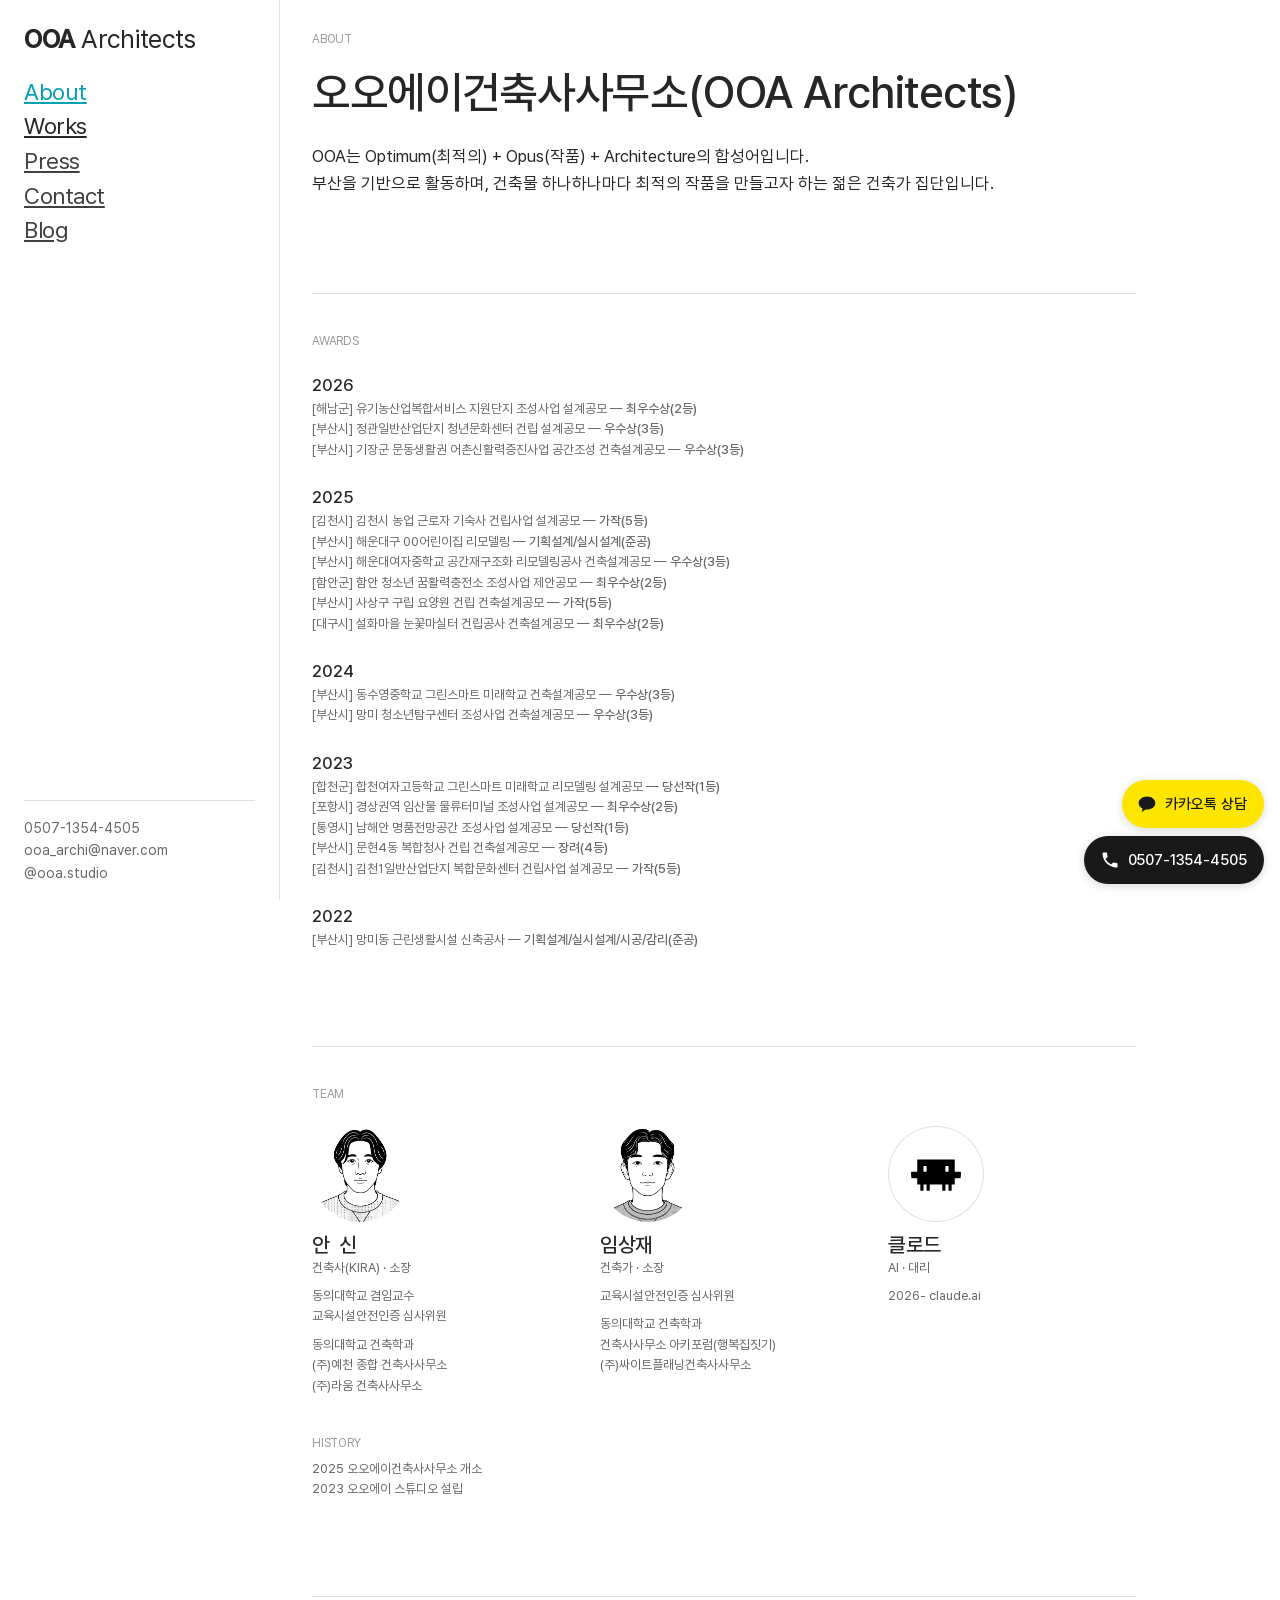
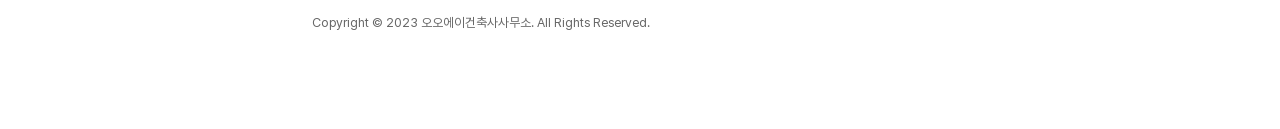
<file: about.html>
<!DOCTYPE html>
<html lang="ko">
<head>
  <meta charset="UTF-8" />
  <meta name="viewport" content="width=device-width, initial-scale=1.0" />
  <title>About — 부산 건축사사무소 | 오오에이건축사사무소 OOA Architects</title>
  <meta name="description" content="오오에이건축사사무소(OOA Architects) 소개. Optimum(최적의) + Opus(작품) + Architects, 부산을 기반으로 활동하는 건축사사무소의 수상 이력과 구성원을 소개합니다." />
  <link rel="canonical" href="https://www.ooa-architects.com/about.html" />

  <meta property="og:type" content="website" />
  <meta property="og:site_name" content="오오에이건축사사무소 OOA Architects" />
  <meta property="og:locale" content="ko_KR" />
  <meta property="og:url" content="https://www.ooa-architects.com/about.html" />
  <meta property="og:title" content="About — 부산 건축사사무소 | 오오에이건축사사무소 OOA Architects" />
  <meta property="og:description" content="오오에이건축사사무소(OOA Architects) 소개. Optimum(최적의) + Opus(작품) + Architects, 부산을 기반으로 활동하는 건축사사무소의 수상 이력과 구성원을 소개합니다." />
  <meta property="og:image" content="https://www.ooa-architects.com/images/brand/og-cover.jpg" />
  <meta name="twitter:card" content="summary_large_image" />
  <meta name="twitter:title" content="About — 부산 건축사사무소 | 오오에이건축사사무소 OOA Architects" />
  <meta name="twitter:description" content="부산 건축사사무소 오오에이건축사사무소(OOA Architects) 소개." />
  <meta name="twitter:image" content="https://www.ooa-architects.com/images/brand/og-cover.jpg" />

  <link rel="icon" href="favicon.ico" sizes="16x16 32x32 48x48" />
  <link rel="icon" type="image/png" sizes="512x512" href="favicon-ooa-20261110-512.png" />
  <link rel="icon" type="image/png" sizes="192x192" href="favicon-ooa-20261110-192.png" />
  <link rel="icon" type="image/png" sizes="96x96" href="favicon-ooa-20261110-96.png" />
  <link rel="icon" type="image/png" sizes="48x48" href="favicon-ooa-20261110-48.png" />
  <link rel="icon" type="image/png" sizes="32x32" href="favicon-ooa-20261110-32.png" />
  <link rel="icon" type="image/png" sizes="16x16" href="favicon-ooa-20261110-16.png" />
  <link rel="apple-touch-icon" sizes="180x180" href="apple-touch-icon-ooa-20261109.png" />
  <link rel="manifest" href="site-ooa-20261109.webmanifest" />

  <link rel="stylesheet" href="css/style.css" />
</head>
<body>
  <div class="app-shell">
    <button class="sidebar-toggle" aria-label="메뉴 열기" aria-expanded="false" aria-controls="sidebar">
      <span></span><span></span><span></span>
    </button>

    <aside class="sidebar" id="sidebar">
      <div class="sidebar-top">
        <a class="logo" href="./"><span class="logo-strong">OOA</span> Architects</a>
      </div>

      <nav class="nav-main" aria-label="주 메뉴">
        <a href="about.html" aria-current="page">About</a>

        <details class="nav-tree">
        <summary>Works</summary>

        <details class="nav-category">
          <summary>주거·상업시설</summary>
          <ul class="project-list">
            <li><a href="project.html#07-byeolbit-village-guesthouse">별빛마을 게스트하우스</a></li>
            <li><a href="project.html#03-wondong-second-house">원동 세컨하우스</a></li>
            <li><a href="project.html#02-hwamyeong-mixed-use-house">화명 상가주택</a></li>
            <li><a href="project.html#01-mangmi-neighborhood-facility">망미 근린생활시설</a></li>
          </ul>
        </details>

        <details class="nav-category">
          <summary>문화·커뮤니티시설</summary>
          <ul class="project-list">
            <li><a href="project.html#33-jeonggwan-youth-culture-center">정관일반산업단지 청년문화센터</a></li>
            <li><a href="project.html#32-seosan-naepo-art-village">내포-서산 창작예술촌</a></li>
            <li><a href="project.html#31-mundong-fishing-village-revitalization">문동생활권 어촌신활력증진 공간조성</a></li>
            <li><a href="project.html#26-jangma-basic-living-hub">장마면 기초생활거점</a></li>
            <li><a href="project.html#19-seolhwa-village-snow-rest-area">설화마을 눈꽃마실터</a></li>
            <li><a href="project.html#17-sancheong-happiness-culture-center">산청 행복문화센터</a></li>
            <li><a href="project.html#12-mangmi-youth-center">망미 청소년탐구센터</a></li>
            <li><a href="project.html#11-hapcheon-meteorite-crater-center">합천운석충돌구 거점센터</a></li>
            <li><a href="project.html#08-namhaean-viewpoint">남해안 명품전망공간</a></li>
            <li><a href="project.html#05-gimcheon-culture-center">김천1일반산업단지 복합문화센터</a></li>
          </ul>
        </details>

        <details class="nav-category">
          <summary>교육시설</summary>
          <ul class="project-list">
            <li><a href="project.html#35-songji-elementary-school">송지초등학교 공간재구조화 교사동 개축</a></li>
            <li><a href="project.html#29-haeundae-girls-middle-school">해운대여자중학교 공간재구조화</a></li>
            <li><a href="project.html#23-yongam-elementary-hall">용암초등학교 다목적강당</a></li>
            <li><a href="project.html#16-yangdong-elementary-hall">양동초등학교 다목적강당</a></li>
            <li><a href="project.html#15-seokgeumsan-middle-school">석금산중학교 교사동</a></li>
            <li><a href="project.html#13-dongsuyeong-middle-school">동수영중학교 그린스마트미래학교</a></li>
            <li><a href="project.html#09-hapcheon-girls-high-school">합천여자고등학교 그린스마트 미래학교</a></li>
          </ul>
        </details>

        <details class="nav-category">
          <summary>복지·돌봄시설</summary>
          <ul class="project-list">
            <li><a href="project.html#30-gimcheon-farm-worker-dormitory">농업 근로자 기숙사</a></li>
            <li><a href="project.html#28-sinseon-group-home">신선 그룹홈</a></li>
            <li><a href="project.html#27-geochang-postpartum-care-center">공공산후조리원 및 행복맘센터</a></li>
            <li><a href="project.html#25-haman-youth-dream-station">청소년 꿈활력충전소</a></li>
            <li><a href="project.html#22-sasang-nursing-home">사상구 구립요양원</a></li>
            <li><a href="project.html#21-ibanseong-welfare-center">이반성면 종합복지회관</a></li>
            <li><a href="project.html#04-namsan-silver-community">남산지구 실버커뮤니티 교류공간</a></li>
          </ul>
        </details>

        <details class="nav-category">
          <summary>공공청사·안전시설</summary>
          <ul class="project-list">
            <li><a href="project.html#24-geumseong-dong-community-center">금성동 행정복지센터</a></li>
            <li><a href="project.html#20-suyeong-dong-community-center">수영동 행정복지센터</a></li>
            <li><a href="project.html#14-sujeong-119-safety-center">수정119안전센터</a></li>
            <li><a href="project.html#06-munhyeon-complex-government-building">문현4동 복합청사</a></li>
          </ul>
        </details>

        <details class="nav-category">
          <summary>산업·물류시설</summary>
          <ul class="project-list">
            <li><a href="project.html#34-haenam-organic-industry-complex">유기농산업복합서비스 지원단지</a></li>
            <li><a href="project.html#18-sangpyeong-industrial-remodel">상평산단 휴폐업공장 리모델링</a></li>
            <li><a href="project.html#10-pohang-agri-logistics-terminal">경상권역 임산물 물류터미널</a></li>
          </ul>
        </details>

      </details>

        <a href="press.html">Press</a>
        <a href="contact.html">Contact</a>
        <a href="https://blog.naver.com/ooa_architects" target="_blank" rel="noopener noreferrer">Blog</a>
      </nav>

      <div class="sidebar-contact">
        <p>0507-1354-4505</p>
        <p><a href="mailto:ooa_archi@naver.com">ooa_archi@naver.com</a></p>
        <p><a href="https://www.instagram.com/ooa.studio" target="_blank" rel="noopener">@ooa.studio</a></p>
      </div>
    </aside>

    <main class="page-content">
      <div class="content-col">
        <section class="section" aria-label="사무소 소개">
          <p class="eyebrow">About</p>
          <h1 class="heading-lg" style="margin-top: 0.5em;">오오에이건축사사무소(OOA Architects)</h1>
          <p class="body-copy" style="margin-top: var(--space-3); word-break: keep-all; max-width: none;">
            OOA는 Optimum(최적의) + Opus(작품) + Architecture의 합성어입니다.<br />
            부산을 기반으로 활동하며, 건축물 하나하나마다 최적의 작품을 만들고자 하는 젊은 건축가 집단입니다.
          </p>
        </section>

        <hr class="divider" />

        <section class="section" aria-label="수상 이력">
          <p class="eyebrow">Awards</p>

          <div style="margin-top: var(--space-3);">
            <p class="body-copy" style="font-weight: 500;">2026</p>
            <p class="award-line small-print"><span>[해남군] 유기농산업복합서비스 지원단지 조성사업 설계공모 — <strong class="award-grade">최우수상(2등)</strong></span></p>
            <p class="award-line small-print"><span>[부산시] 정관일반산업단지 청년문화센터 건립 설계공모 — <strong class="award-grade">우수상(3등)</strong></span></p>
            <p class="award-line small-print"><span>[부산시] 기장군 문동생활권 어촌신활력증진사업 공간조성 건축설계공모 — <strong class="award-grade">우수상(3등)</strong></span></p>
          </div>

          <div style="margin-top: var(--space-3);">
            <p class="body-copy" style="font-weight: 500;">2025</p>
            <p class="award-line small-print"><span>[김천시] 김천시 농업 근로자 기숙사 건립사업 설계공모 — <strong class="award-grade">가작(5등)</strong></span></p>
            <p class="award-line small-print"><span>[부산시] 해운대구 00어린이집 리모델링 — <strong class="award-grade">기획설계/실시설계(준공)</strong></span></p>
            <p class="award-line small-print"><span>[부산시] 해운대여자중학교 공간재구조화 리모델링공사 건축설계공모 — <strong class="award-grade">우수상(3등)</strong></span></p>
            <p class="award-line small-print"><span>[함안군] 함안 청소년 꿈활력충전소 조성사업 제안공모 — <strong class="award-grade">최우수상(2등)</strong></span></p>
            <p class="award-line small-print"><span>[부산시] 사상구 구립 요양원 건립 건축설계공모 — <strong class="award-grade">가작(5등)</strong></span></p>
            <p class="award-line small-print"><span>[대구시] 설화마을 눈꽃마실터 건립공사 건축설계공모 — <strong class="award-grade">최우수상(2등)</strong></span></p>
          </div>

          <div style="margin-top: var(--space-3);">
            <p class="body-copy" style="font-weight: 500;">2024</p>
            <p class="award-line small-print"><span>[부산시] 동수영중학교 그린스마트 미래학교 건축설계공모 — <strong class="award-grade">우수상(3등)</strong></span></p>
            <p class="award-line small-print"><span>[부산시] 망미 청소년탐구센터 조성사업 건축설계공모 — <strong class="award-grade">우수상(3등)</strong></span></p>
          </div>

          <div style="margin-top: var(--space-3);">
            <p class="body-copy" style="font-weight: 500;">2023</p>
            <p class="award-line small-print"><span>[합천군] 합천여자고등학교 그린스마트 미래학교 리모델링 설계공모 — <strong class="award-grade">당선작(1등)</strong></span></p>
            <p class="award-line small-print"><span>[포항시] 경상권역 임산물 물류터미널 조성사업 설계공모 — <strong class="award-grade">최우수상(2등)</strong></span></p>
            <p class="award-line small-print"><span>[통영시] 남해안 명품전망공간 조성사업 설계공모 — <strong class="award-grade">당선작(1등)</strong></span></p>
            <p class="award-line small-print"><span>[부산시] 문현4동 복합청사 건립 건축설계공모 — <strong class="award-grade">장려(4등)</strong></span></p>
            <p class="award-line small-print"><span>[김천시] 김천1일반산업단지 복합문화센터 건립사업 설계공모 — <strong class="award-grade">가작(5등)</strong></span></p>
          </div>

          <div style="margin-top: var(--space-3);">
            <p class="body-copy" style="font-weight: 500;">2022</p>
            <p class="award-line small-print"><span>[부산시] 망미동 근린생활시설 신축공사 — <strong class="award-grade">기획설계/실시설계/시공/감리(준공)</strong></span></p>
          </div>
        </section>

        <hr class="divider" />

        <section class="section" aria-label="팀 소개">
          <p class="eyebrow">Team</p>

          <div class="team-row" style="margin-top: var(--space-3);">
            <div>
              <img class="team-avatar" src="images/team/ahn-shin.png" alt="안신" />
              <h3 class="heading-md" style="font-size: 1.3rem;">안&nbsp;&nbsp;신</h3>
              <p class="small-print">건축사(KIRA) · 소장</p>
              <p class="small-print" style="margin-top: var(--space-1);">동의대학교 겸임교수</p>
              <p class="small-print">교육시설안전인증 심사위원</p>
              <p class="small-print" style="margin-top: var(--space-1);">동의대학교 건축학과</p>
              <p class="small-print">(주)예천 종합 건축사사무소</p>
              <p class="small-print">(주)라움 건축사사무소</p>
            </div>

            <div>
              <img class="team-avatar" src="images/team/lim-sangjae.png" alt="임상재" />
              <h3 class="heading-md" style="font-size: 1.3rem;">임상재</h3>
              <p class="small-print">건축가 · 소장</p>
              <p class="small-print" style="margin-top: var(--space-1);">교육시설안전인증 심사위원</p>
              <p class="small-print" style="margin-top: var(--space-1);">동의대학교 건축학과</p>
              <p class="small-print">건축사사무소 아키포럼(행복집짓기)</p>
              <p class="small-print">(주)싸이트플래닝건축사사무소</p>
            </div>

            <div>
              <img class="team-avatar" src="images/team/claude.svg" alt="클로드" style="background-color: #ffffff; border: 1px solid var(--c-line); padding: 22px; box-sizing: border-box;" />
              <h3 class="heading-md" style="font-size: 1.3rem;">클로드</h3>
              <p class="small-print">AI · 대리</p>
              <p class="small-print" style="margin-top: var(--space-1);">2026- claude.ai</p>
            </div>
          </div>

          <div style="margin-top: var(--space-4);">
            <p class="eyebrow">History</p>
            <p class="small-print" style="margin-top: var(--space-1);">2025 오오에이건축사사무소 개소</p>
            <p class="small-print">2023 오오에이 스튜디오 설립</p>
          </div>
        </section>

        <footer class="site-footer">
          <p class="small-print">Copyright © 2023 오오에이건축사사무소. All Rights Reserved.</p>
        </footer>
      </div>
    </main>
  </div>

  <!-- 상담 바로가기 (오른쪽 아래 고정) -->
  <nav class="consult-float" aria-label="상담 바로가기">
    <a class="consult-btn consult-btn--kakao" href="https://pf.kakao.com/_xjDpQn/chat" target="_blank" rel="noopener" aria-label="카카오톡 상담 (새 창)">
      <svg class="consult-icon" viewBox="0 0 24 24" aria-hidden="true" focusable="false"><path fill="currentColor" d="M12 3C6.48 3 2 6.54 2 10.9c0 2.82 1.87 5.29 4.69 6.69-.15.53-.97 3.38-1 3.6 0 0-.02.17.09.24.11.06.24.01.24.01.32-.04 3.7-2.42 4.28-2.83.55.08 1.12.12 1.7.12 5.52 0 10-3.54 10-7.9S17.52 3 12 3z"/></svg>
      <span>카카오톡 상담</span>
    </a>
    <a class="consult-btn consult-btn--tel consult-only-mobile" href="tel:+82-507-1354-4505" aria-label="전화 상담 0507-1354-4505">
      <svg class="consult-icon" viewBox="0 0 24 24" aria-hidden="true" focusable="false"><path fill="currentColor" d="M6.62 10.79a15.05 15.05 0 0 0 6.59 6.59l2.2-2.2a1 1 0 0 1 1.02-.24c1.12.37 2.33.57 3.57.57a1 1 0 0 1 1 1V20a1 1 0 0 1-1 1C10.61 21 3 13.39 3 4a1 1 0 0 1 1-1h3.5a1 1 0 0 1 1 1c0 1.25.2 2.45.57 3.57a1 1 0 0 1-.25 1.02l-2.2 2.2z"/></svg>
      <span>전화 상담</span>
    </a>
    <a class="consult-btn consult-btn--tel consult-only-desktop" href="contact.html" aria-label="전화 상담 0507-1354-4505, 문의 페이지로 이동">
      <svg class="consult-icon" viewBox="0 0 24 24" aria-hidden="true" focusable="false"><path fill="currentColor" d="M6.62 10.79a15.05 15.05 0 0 0 6.59 6.59l2.2-2.2a1 1 0 0 1 1.02-.24c1.12.37 2.33.57 3.57.57a1 1 0 0 1 1 1V20a1 1 0 0 1-1 1C10.61 21 3 13.39 3 4a1 1 0 0 1 1-1h3.5a1 1 0 0 1 1 1c0 1.25.2 2.45.57 3.57a1 1 0 0 1-.25 1.02l-2.2 2.2z"/></svg>
      <span>0507-1354-4505</span>
    </a>
  </nav>

  <script src="js/main.js"></script>
</body>
</html>
</file>
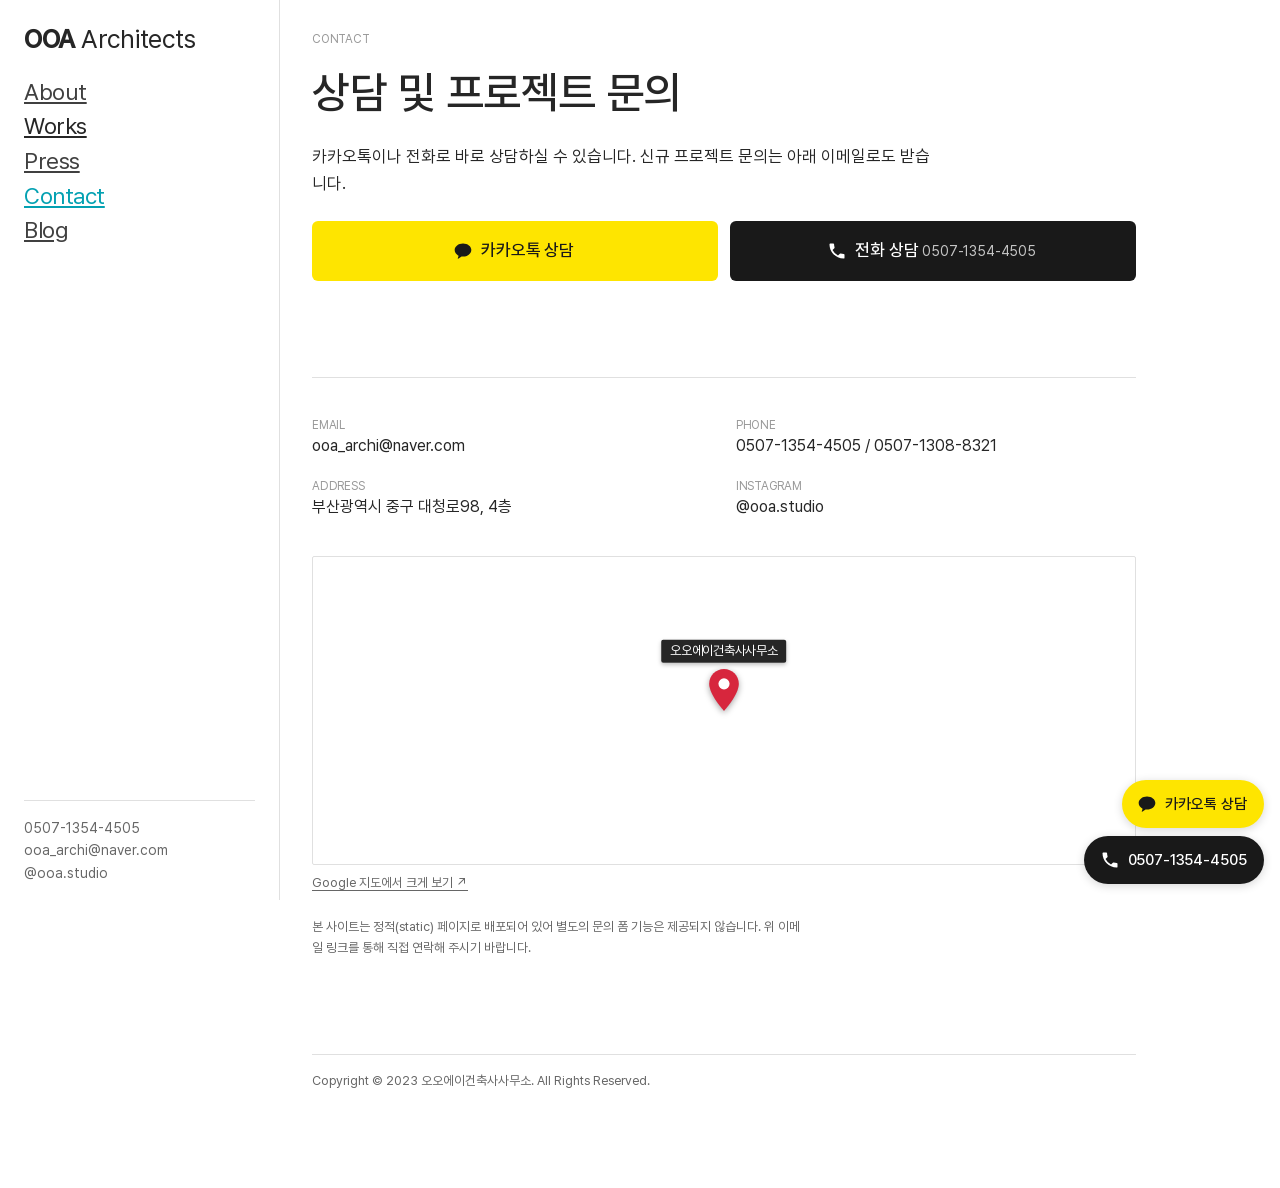
<file: contact.html>
<!DOCTYPE html>
<html lang="ko">
<head>
  <meta charset="UTF-8" />
  <meta name="viewport" content="width=device-width, initial-scale=1.0" />
  <title>Contact — 부산 건축설계 문의 | 오오에이건축사사무소 OOA Architects</title>
  <meta name="description" content="오오에이건축사사무소(OOA Architects) 연락처 안내. 부산광역시 중구 대청로98 4층, 이메일 ooa_archi@naver.com." />
  <link rel="canonical" href="https://www.ooa-architects.com/contact.html" />

  <meta property="og:type" content="website" />
  <meta property="og:site_name" content="오오에이건축사사무소 OOA Architects" />
  <meta property="og:locale" content="ko_KR" />
  <meta property="og:url" content="https://www.ooa-architects.com/contact.html" />
  <meta property="og:title" content="Contact — 부산 건축설계 문의 | 오오에이건축사사무소 OOA Architects" />
  <meta property="og:description" content="오오에이건축사사무소(OOA Architects) 연락처 안내. 부산광역시 중구 대청로98 4층, 이메일 ooa_archi@naver.com." />
  <meta property="og:image" content="https://www.ooa-architects.com/images/brand/og-cover.jpg" />
  <meta name="twitter:card" content="summary_large_image" />
  <meta name="twitter:title" content="Contact — 부산 건축설계 문의 | 오오에이건축사사무소 OOA Architects" />
  <meta name="twitter:description" content="부산 건축설계 문의 — OOA Architects(오오에이건축사사무소) 연락처 안내." />
  <meta name="twitter:image" content="https://www.ooa-architects.com/images/brand/og-cover.jpg" />

  <link rel="icon" href="favicon.ico" sizes="16x16 32x32 48x48" />
  <link rel="icon" type="image/png" sizes="512x512" href="favicon-ooa-20261110-512.png" />
  <link rel="icon" type="image/png" sizes="192x192" href="favicon-ooa-20261110-192.png" />
  <link rel="icon" type="image/png" sizes="96x96" href="favicon-ooa-20261110-96.png" />
  <link rel="icon" type="image/png" sizes="48x48" href="favicon-ooa-20261110-48.png" />
  <link rel="icon" type="image/png" sizes="32x32" href="favicon-ooa-20261110-32.png" />
  <link rel="icon" type="image/png" sizes="16x16" href="favicon-ooa-20261110-16.png" />
  <link rel="apple-touch-icon" sizes="180x180" href="apple-touch-icon-ooa-20261109.png" />
  <link rel="manifest" href="site-ooa-20261109.webmanifest" />

  <link rel="stylesheet" href="css/style.css" />
</head>
<body>
  <div class="app-shell">
    <button class="sidebar-toggle" aria-label="메뉴 열기" aria-expanded="false" aria-controls="sidebar">
      <span></span><span></span><span></span>
    </button>

    <aside class="sidebar" id="sidebar">
      <div class="sidebar-top">
        <a class="logo" href="./"><span class="logo-strong">OOA</span> Architects</a>
      </div>

      <nav class="nav-main" aria-label="주 메뉴">
        <a href="about.html">About</a>

        <details class="nav-tree">
        <summary>Works</summary>

        <details class="nav-category">
          <summary>주거·상업시설</summary>
          <ul class="project-list">
            <li><a href="project.html#07-byeolbit-village-guesthouse">별빛마을 게스트하우스</a></li>
            <li><a href="project.html#03-wondong-second-house">원동 세컨하우스</a></li>
            <li><a href="project.html#02-hwamyeong-mixed-use-house">화명 상가주택</a></li>
            <li><a href="project.html#01-mangmi-neighborhood-facility">망미 근린생활시설</a></li>
          </ul>
        </details>

        <details class="nav-category">
          <summary>문화·커뮤니티시설</summary>
          <ul class="project-list">
            <li><a href="project.html#33-jeonggwan-youth-culture-center">정관일반산업단지 청년문화센터</a></li>
            <li><a href="project.html#32-seosan-naepo-art-village">내포-서산 창작예술촌</a></li>
            <li><a href="project.html#31-mundong-fishing-village-revitalization">문동생활권 어촌신활력증진 공간조성</a></li>
            <li><a href="project.html#26-jangma-basic-living-hub">장마면 기초생활거점</a></li>
            <li><a href="project.html#19-seolhwa-village-snow-rest-area">설화마을 눈꽃마실터</a></li>
            <li><a href="project.html#17-sancheong-happiness-culture-center">산청 행복문화센터</a></li>
            <li><a href="project.html#12-mangmi-youth-center">망미 청소년탐구센터</a></li>
            <li><a href="project.html#11-hapcheon-meteorite-crater-center">합천운석충돌구 거점센터</a></li>
            <li><a href="project.html#08-namhaean-viewpoint">남해안 명품전망공간</a></li>
            <li><a href="project.html#05-gimcheon-culture-center">김천1일반산업단지 복합문화센터</a></li>
          </ul>
        </details>

        <details class="nav-category">
          <summary>교육시설</summary>
          <ul class="project-list">
            <li><a href="project.html#35-songji-elementary-school">송지초등학교 공간재구조화 교사동 개축</a></li>
            <li><a href="project.html#29-haeundae-girls-middle-school">해운대여자중학교 공간재구조화</a></li>
            <li><a href="project.html#23-yongam-elementary-hall">용암초등학교 다목적강당</a></li>
            <li><a href="project.html#16-yangdong-elementary-hall">양동초등학교 다목적강당</a></li>
            <li><a href="project.html#15-seokgeumsan-middle-school">석금산중학교 교사동</a></li>
            <li><a href="project.html#13-dongsuyeong-middle-school">동수영중학교 그린스마트미래학교</a></li>
            <li><a href="project.html#09-hapcheon-girls-high-school">합천여자고등학교 그린스마트 미래학교</a></li>
          </ul>
        </details>

        <details class="nav-category">
          <summary>복지·돌봄시설</summary>
          <ul class="project-list">
            <li><a href="project.html#30-gimcheon-farm-worker-dormitory">농업 근로자 기숙사</a></li>
            <li><a href="project.html#28-sinseon-group-home">신선 그룹홈</a></li>
            <li><a href="project.html#27-geochang-postpartum-care-center">공공산후조리원 및 행복맘센터</a></li>
            <li><a href="project.html#25-haman-youth-dream-station">청소년 꿈활력충전소</a></li>
            <li><a href="project.html#22-sasang-nursing-home">사상구 구립요양원</a></li>
            <li><a href="project.html#21-ibanseong-welfare-center">이반성면 종합복지회관</a></li>
            <li><a href="project.html#04-namsan-silver-community">남산지구 실버커뮤니티 교류공간</a></li>
          </ul>
        </details>

        <details class="nav-category">
          <summary>공공청사·안전시설</summary>
          <ul class="project-list">
            <li><a href="project.html#24-geumseong-dong-community-center">금성동 행정복지센터</a></li>
            <li><a href="project.html#20-suyeong-dong-community-center">수영동 행정복지센터</a></li>
            <li><a href="project.html#14-sujeong-119-safety-center">수정119안전센터</a></li>
            <li><a href="project.html#06-munhyeon-complex-government-building">문현4동 복합청사</a></li>
          </ul>
        </details>

        <details class="nav-category">
          <summary>산업·물류시설</summary>
          <ul class="project-list">
            <li><a href="project.html#34-haenam-organic-industry-complex">유기농산업복합서비스 지원단지</a></li>
            <li><a href="project.html#18-sangpyeong-industrial-remodel">상평산단 휴폐업공장 리모델링</a></li>
            <li><a href="project.html#10-pohang-agri-logistics-terminal">경상권역 임산물 물류터미널</a></li>
          </ul>
        </details>

      </details>

        <a href="press.html">Press</a>
        <a href="contact.html" aria-current="page">Contact</a>
        <a href="https://blog.naver.com/ooa_architects" target="_blank" rel="noopener noreferrer">Blog</a>
      </nav>

      <div class="sidebar-contact">
        <p>0507-1354-4505</p>
        <p><a href="mailto:ooa_archi@naver.com">ooa_archi@naver.com</a></p>
        <p><a href="https://www.instagram.com/ooa.studio" target="_blank" rel="noopener">@ooa.studio</a></p>
      </div>
    </aside>

    <main class="page-content">
      <div class="content-col">
        <section class="section" aria-label="연락처 소개">
          <p class="eyebrow">Contact</p>
          <h1 class="heading-lg" style="margin-top: 0.5em;">상담 및 프로젝트 문의</h1>
          <p class="body-copy" style="margin-top: var(--space-3);">
            카카오톡이나 전화로 바로 상담하실 수 있습니다. 신규 프로젝트 문의는 아래 이메일로도 받습니다.
          </p>
          <div class="consult-hero" aria-label="바로 상담">
            <a class="consult-btn consult-btn--kakao" href="https://pf.kakao.com/_xjDpQn/chat" target="_blank" rel="noopener" aria-label="카카오톡 상담 (새 창)">
              <svg class="consult-icon" viewBox="0 0 24 24" aria-hidden="true" focusable="false"><path fill="currentColor" d="M12 3C6.48 3 2 6.54 2 10.9c0 2.82 1.87 5.29 4.69 6.69-.15.53-.97 3.38-1 3.6 0 0-.02.17.09.24.11.06.24.01.24.01.32-.04 3.7-2.42 4.28-2.83.55.08 1.12.12 1.7.12 5.52 0 10-3.54 10-7.9S17.52 3 12 3z"/></svg>
              <span>카카오톡 상담</span>
            </a>
            <a class="consult-btn consult-btn--tel" href="tel:+82-507-1354-4505" aria-label="전화 상담 0507-1354-4505">
              <svg class="consult-icon" viewBox="0 0 24 24" aria-hidden="true" focusable="false"><path fill="currentColor" d="M6.62 10.79a15.05 15.05 0 0 0 6.59 6.59l2.2-2.2a1 1 0 0 1 1.02-.24c1.12.37 2.33.57 3.57.57a1 1 0 0 1 1 1V20a1 1 0 0 1-1 1C10.61 21 3 13.39 3 4a1 1 0 0 1 1-1h3.5a1 1 0 0 1 1 1c0 1.25.2 2.45.57 3.57a1 1 0 0 1-.25 1.02l-2.2 2.2z"/></svg>
              <span>전화 상담 <small>0507-1354-4505</small></span>
            </a>
          </div>
        </section>

        <hr class="divider" />

        <section class="section" aria-label="연락처 정보">
          <dl class="contact-grid">
            <div class="contact-block">
              <dt>Email</dt>
              <dd><a href="mailto:ooa_archi@naver.com">ooa_archi@naver.com</a></dd>
            </div>
            <div class="contact-block">
              <dt>Phone</dt>
              <dd><a href="tel:+82-507-1354-4505">0507-1354-4505</a> / <a href="tel:+82-507-1308-8321">0507-1308-8321</a></dd>
            </div>
            <div class="contact-block">
              <dt>Address</dt>
              <dd>부산광역시 중구 대청로98, 4층</dd>
            </div>
            <div class="contact-block">
              <dt>Instagram</dt>
              <dd><a href="https://www.instagram.com/ooa.studio" target="_blank" rel="noopener">@ooa.studio</a></dd>
            </div>
          </dl>

          <div class="contact-map">
            <iframe
              src="https://maps.google.com/maps?q=%EB%B6%80%EC%82%B0%EA%B4%91%EC%97%AD%EC%8B%9C%20%EC%A4%91%EA%B5%AC%20%EB%8C%80%EC%B2%AD%EB%A1%9C98&amp;z=17&amp;output=embed"
              title="사무소 위치 지도 — 부산광역시 중구 대청로98"
              loading="lazy"
              referrerpolicy="no-referrer-when-downgrade"
              allowfullscreen
            ></iframe>
            <!-- 흑백 지도 위에 컬러로 유지되는 사무소 위치 핀 (iframe 밖 오버레이라 grayscale 필터의 영향을 받지 않음) -->
            <span class="contact-map-label" aria-hidden="true">오오에이건축사사무소</span>
            <span class="contact-map-pin" aria-hidden="true">
              <svg viewBox="0 0 24 34" xmlns="http://www.w3.org/2000/svg">
                <path d="M12 0C5.4 0 0 5.4 0 12c0 9 12 22 12 22s12-13 12-22C24 5.4 18.6 0 12 0z" fill="#d7263d"/>
                <circle cx="12" cy="12" r="4.5" fill="#fff"/>
              </svg>
            </span>
          </div>
          <p class="small-print" style="margin-top: var(--space-1);">
            <a class="link-underline" href="https://www.google.com/maps/search/?api=1&amp;query=%EB%B6%80%EC%82%B0%EA%B4%91%EC%97%AD%EC%8B%9C%20%EC%A4%91%EA%B5%AC%20%EB%8C%80%EC%B2%AD%EB%A1%9C98" target="_blank" rel="noopener">Google 지도에서 크게 보기 ↗</a>
          </p>

          <p class="small-print" style="margin-top: var(--space-3);">
            본 사이트는 정적(static) 페이지로 배포되어 있어 별도의 문의 폼 기능은 제공되지 않습니다.
            위 이메일 링크를 통해 직접 연락해 주시기 바랍니다.
          </p>
        </section>

        <footer class="site-footer">
          <p class="small-print">Copyright © 2023 오오에이건축사사무소. All Rights Reserved.</p>
        </footer>
      </div>
    </main>
  </div>

  <!-- 상담 바로가기 (오른쪽 아래 고정) -->
  <nav class="consult-float" aria-label="상담 바로가기">
    <a class="consult-btn consult-btn--kakao" href="https://pf.kakao.com/_xjDpQn/chat" target="_blank" rel="noopener" aria-label="카카오톡 상담 (새 창)">
      <svg class="consult-icon" viewBox="0 0 24 24" aria-hidden="true" focusable="false"><path fill="currentColor" d="M12 3C6.48 3 2 6.54 2 10.9c0 2.82 1.87 5.29 4.69 6.69-.15.53-.97 3.38-1 3.6 0 0-.02.17.09.24.11.06.24.01.24.01.32-.04 3.7-2.42 4.28-2.83.55.08 1.12.12 1.7.12 5.52 0 10-3.54 10-7.9S17.52 3 12 3z"/></svg>
      <span>카카오톡 상담</span>
    </a>
    <a class="consult-btn consult-btn--tel consult-only-mobile" href="tel:+82-507-1354-4505" aria-label="전화 상담 0507-1354-4505">
      <svg class="consult-icon" viewBox="0 0 24 24" aria-hidden="true" focusable="false"><path fill="currentColor" d="M6.62 10.79a15.05 15.05 0 0 0 6.59 6.59l2.2-2.2a1 1 0 0 1 1.02-.24c1.12.37 2.33.57 3.57.57a1 1 0 0 1 1 1V20a1 1 0 0 1-1 1C10.61 21 3 13.39 3 4a1 1 0 0 1 1-1h3.5a1 1 0 0 1 1 1c0 1.25.2 2.45.57 3.57a1 1 0 0 1-.25 1.02l-2.2 2.2z"/></svg>
      <span>전화 상담</span>
    </a>
    <a class="consult-btn consult-btn--tel consult-only-desktop" href="contact.html" aria-label="전화 상담 0507-1354-4505, 문의 페이지로 이동">
      <svg class="consult-icon" viewBox="0 0 24 24" aria-hidden="true" focusable="false"><path fill="currentColor" d="M6.62 10.79a15.05 15.05 0 0 0 6.59 6.59l2.2-2.2a1 1 0 0 1 1.02-.24c1.12.37 2.33.57 3.57.57a1 1 0 0 1 1 1V20a1 1 0 0 1-1 1C10.61 21 3 13.39 3 4a1 1 0 0 1 1-1h3.5a1 1 0 0 1 1 1c0 1.25.2 2.45.57 3.57a1 1 0 0 1-.25 1.02l-2.2 2.2z"/></svg>
      <span>0507-1354-4505</span>
    </a>
  </nav>

  <script src="js/main.js"></script>
</body>
</html>
</file>
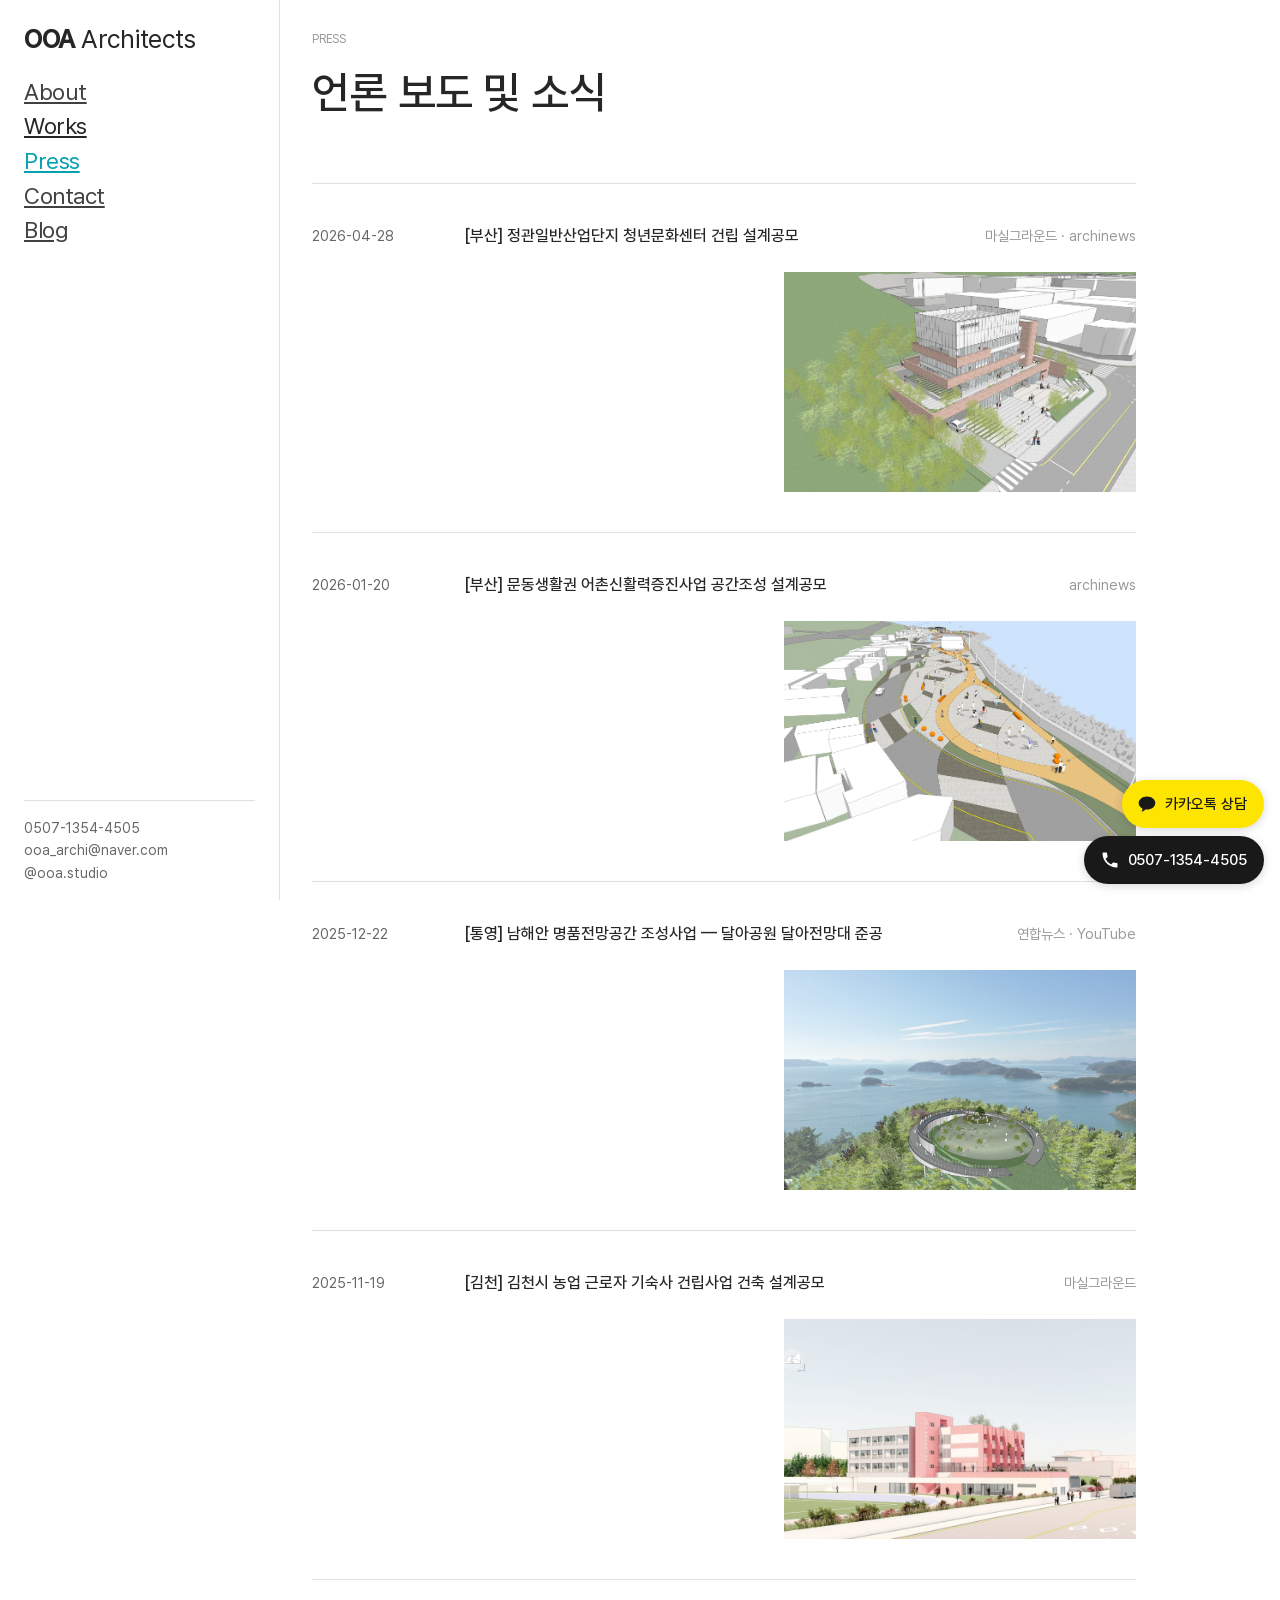
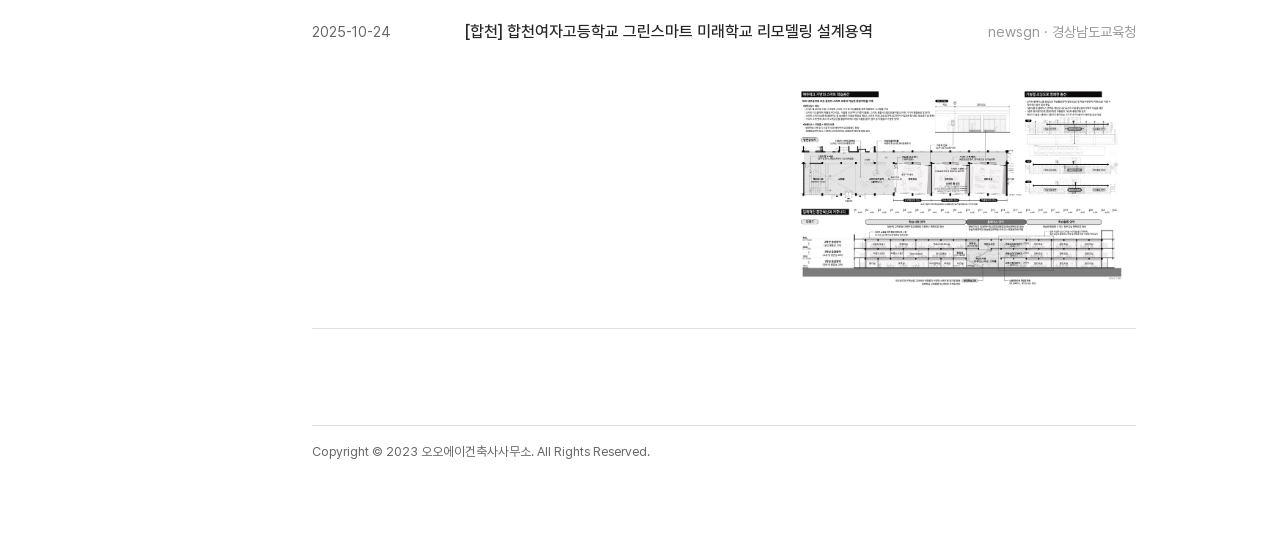
<file: press.html>
<!DOCTYPE html>
<html lang="ko">
<head>
  <meta charset="UTF-8" />
  <meta name="viewport" content="width=device-width, initial-scale=1.0" />
  <title>Press — 설계공모 수상·준공 소식 | 오오에이건축사사무소 OOA Architects</title>
  <meta name="description" content="오오에이건축사사무소(OOA Architects) 언론 보도 및 소식. 설계공모 수상과 준공 프로젝트 보도를 모았습니다." />
  <link rel="canonical" href="https://www.ooa-architects.com/press.html" />

  <meta property="og:type" content="website" />
  <meta property="og:site_name" content="오오에이건축사사무소 OOA Architects" />
  <meta property="og:locale" content="ko_KR" />
  <meta property="og:url" content="https://www.ooa-architects.com/press.html" />
  <meta property="og:title" content="Press — 설계공모 수상·준공 소식 | 오오에이건축사사무소 OOA Architects" />
  <meta property="og:description" content="오오에이건축사사무소(OOA Architects) 언론 보도 및 소식. 설계공모 수상과 준공 프로젝트 보도를 모았습니다." />
  <meta property="og:image" content="https://www.ooa-architects.com/images/brand/og-cover.jpg" />
  <meta name="twitter:card" content="summary_large_image" />
  <meta name="twitter:title" content="Press — 설계공모 수상·준공 소식 | 오오에이건축사사무소 OOA Architects" />
  <meta name="twitter:description" content="오오에이건축사사무소(OOA Architects) 언론 보도 및 소식. 설계공모 수상과 준공 프로젝트 보도를 모았습니다." />
  <meta name="twitter:image" content="https://www.ooa-architects.com/images/brand/og-cover.jpg" />

  <link rel="icon" href="favicon.ico" sizes="16x16 32x32 48x48" />
  <link rel="icon" type="image/png" sizes="512x512" href="favicon-ooa-20261110-512.png" />
  <link rel="icon" type="image/png" sizes="192x192" href="favicon-ooa-20261110-192.png" />
  <link rel="icon" type="image/png" sizes="96x96" href="favicon-ooa-20261110-96.png" />
  <link rel="icon" type="image/png" sizes="48x48" href="favicon-ooa-20261110-48.png" />
  <link rel="icon" type="image/png" sizes="32x32" href="favicon-ooa-20261110-32.png" />
  <link rel="icon" type="image/png" sizes="16x16" href="favicon-ooa-20261110-16.png" />
  <link rel="apple-touch-icon" sizes="180x180" href="apple-touch-icon-ooa-20261109.png" />
  <link rel="manifest" href="site-ooa-20261109.webmanifest" />

  <link rel="stylesheet" href="css/style.css" />
</head>
<body>
  <div class="app-shell">
    <button class="sidebar-toggle" aria-label="메뉴 열기" aria-expanded="false" aria-controls="sidebar">
      <span></span><span></span><span></span>
    </button>

    <aside class="sidebar" id="sidebar">
      <div class="sidebar-top">
        <a class="logo" href="./"><span class="logo-strong">OOA</span> Architects</a>
      </div>

      <nav class="nav-main" aria-label="주 메뉴">
        <a href="about.html">About</a>

        <details class="nav-tree">
        <summary>Works</summary>

        <details class="nav-category">
          <summary>주거·상업시설</summary>
          <ul class="project-list">
            <li><a href="project.html#07-byeolbit-village-guesthouse">별빛마을 게스트하우스</a></li>
            <li><a href="project.html#03-wondong-second-house">원동 세컨하우스</a></li>
            <li><a href="project.html#02-hwamyeong-mixed-use-house">화명 상가주택</a></li>
            <li><a href="project.html#01-mangmi-neighborhood-facility">망미 근린생활시설</a></li>
          </ul>
        </details>

        <details class="nav-category">
          <summary>문화·커뮤니티시설</summary>
          <ul class="project-list">
            <li><a href="project.html#33-jeonggwan-youth-culture-center">정관일반산업단지 청년문화센터</a></li>
            <li><a href="project.html#32-seosan-naepo-art-village">내포-서산 창작예술촌</a></li>
            <li><a href="project.html#31-mundong-fishing-village-revitalization">문동생활권 어촌신활력증진 공간조성</a></li>
            <li><a href="project.html#26-jangma-basic-living-hub">장마면 기초생활거점</a></li>
            <li><a href="project.html#19-seolhwa-village-snow-rest-area">설화마을 눈꽃마실터</a></li>
            <li><a href="project.html#17-sancheong-happiness-culture-center">산청 행복문화센터</a></li>
            <li><a href="project.html#12-mangmi-youth-center">망미 청소년탐구센터</a></li>
            <li><a href="project.html#11-hapcheon-meteorite-crater-center">합천운석충돌구 거점센터</a></li>
            <li><a href="project.html#08-namhaean-viewpoint">남해안 명품전망공간</a></li>
            <li><a href="project.html#05-gimcheon-culture-center">김천1일반산업단지 복합문화센터</a></li>
          </ul>
        </details>

        <details class="nav-category">
          <summary>교육시설</summary>
          <ul class="project-list">
            <li><a href="project.html#35-songji-elementary-school">송지초등학교 공간재구조화 교사동 개축</a></li>
            <li><a href="project.html#29-haeundae-girls-middle-school">해운대여자중학교 공간재구조화</a></li>
            <li><a href="project.html#23-yongam-elementary-hall">용암초등학교 다목적강당</a></li>
            <li><a href="project.html#16-yangdong-elementary-hall">양동초등학교 다목적강당</a></li>
            <li><a href="project.html#15-seokgeumsan-middle-school">석금산중학교 교사동</a></li>
            <li><a href="project.html#13-dongsuyeong-middle-school">동수영중학교 그린스마트미래학교</a></li>
            <li><a href="project.html#09-hapcheon-girls-high-school">합천여자고등학교 그린스마트 미래학교</a></li>
          </ul>
        </details>

        <details class="nav-category">
          <summary>복지·돌봄시설</summary>
          <ul class="project-list">
            <li><a href="project.html#30-gimcheon-farm-worker-dormitory">농업 근로자 기숙사</a></li>
            <li><a href="project.html#28-sinseon-group-home">신선 그룹홈</a></li>
            <li><a href="project.html#27-geochang-postpartum-care-center">공공산후조리원 및 행복맘센터</a></li>
            <li><a href="project.html#25-haman-youth-dream-station">청소년 꿈활력충전소</a></li>
            <li><a href="project.html#22-sasang-nursing-home">사상구 구립요양원</a></li>
            <li><a href="project.html#21-ibanseong-welfare-center">이반성면 종합복지회관</a></li>
            <li><a href="project.html#04-namsan-silver-community">남산지구 실버커뮤니티 교류공간</a></li>
          </ul>
        </details>

        <details class="nav-category">
          <summary>공공청사·안전시설</summary>
          <ul class="project-list">
            <li><a href="project.html#24-geumseong-dong-community-center">금성동 행정복지센터</a></li>
            <li><a href="project.html#20-suyeong-dong-community-center">수영동 행정복지센터</a></li>
            <li><a href="project.html#14-sujeong-119-safety-center">수정119안전센터</a></li>
            <li><a href="project.html#06-munhyeon-complex-government-building">문현4동 복합청사</a></li>
          </ul>
        </details>

        <details class="nav-category">
          <summary>산업·물류시설</summary>
          <ul class="project-list">
            <li><a href="project.html#34-haenam-organic-industry-complex">유기농산업복합서비스 지원단지</a></li>
            <li><a href="project.html#18-sangpyeong-industrial-remodel">상평산단 휴폐업공장 리모델링</a></li>
            <li><a href="project.html#10-pohang-agri-logistics-terminal">경상권역 임산물 물류터미널</a></li>
          </ul>
        </details>

      </details>

        <a href="press.html" aria-current="page">Press</a>
        <a href="contact.html">Contact</a>
        <a href="https://blog.naver.com/ooa_architects" target="_blank" rel="noopener noreferrer">Blog</a>
      </nav>

      <div class="sidebar-contact">
        <p>0507-1354-4505</p>
        <p><a href="mailto:ooa_archi@naver.com">ooa_archi@naver.com</a></p>
        <p><a href="https://www.instagram.com/ooa.studio" target="_blank" rel="noopener">@ooa.studio</a></p>
      </div>
    </aside>

    <main class="page-content">
      <div class="content-col">
        <section class="section" aria-label="언론 보도">
          <p class="eyebrow">Press</p>
          <h1 class="heading-lg" style="margin-top: 0.5em;">언론 보도 및 소식</h1>

          <ul class="press-list">
            <li class="press-item">
              <span class="press-date">2026-04-28</span>
              <h2 class="press-title"><a href="project.html#33-jeonggwan-youth-culture-center">[부산] 정관일반산업단지 청년문화센터 건립 설계공모</a></h2>
              <p class="press-source">
                <a href="https://masilground.com/4608" target="_blank" rel="noopener noreferrer">마실그라운드</a> ·
                <a href="http://archinews.net/%EA%B1%B4%EC%B6%95/%EC%84%A4%EA%B3%84%EA%B3%B5%EB%AA%A8/%EC%A0%95%EA%B4%80%EC%9D%BC%EB%B0%98%EC%82%B0%EC%97%85%EB%8B%A8%EC%A7%80-%EC%B2%AD%EB%85%84%EB%AC%B8%ED%99%94%EC%84%BC%ED%84%B0" target="_blank" rel="noopener noreferrer">archinews</a>
              </p>
              <a class="press-thumb" href="https://masilground.com/4608" target="_blank" rel="noopener noreferrer">
                <img src="images/projects/33-jeonggwan-youth-culture-center/01.jpg" alt="정관일반산업단지 청년문화센터 설계공모 출품작 대표 이미지" loading="lazy" />
              </a>
            </li>

            <li class="press-item">
              <span class="press-date">2026-01-20</span>
              <h2 class="press-title"><a href="project.html#31-mundong-fishing-village-revitalization">[부산] 문동생활권 어촌신활력증진사업 공간조성 설계공모</a></h2>
              <p class="press-source">
                <a href="http://archinews.net/%EA%B1%B4%EC%B6%95/%EC%84%A4%EA%B3%84%EA%B3%B5%EB%AA%A8/%EA%B8%B0%EC%9E%A5%EA%B5%B0-%EB%AC%B8%EB%8F%99%EC%83%9D%ED%99%9C%EA%B6%8C-%EC%96%B4%EC%B4%8C%EC%8B%A0%ED%99%9C%EB%A0%A5%EC%A6%9D%EC%A7%84%EC%82%AC%EC%97%85" target="_blank" rel="noopener noreferrer">archinews</a>
              </p>
              <a class="press-thumb" href="http://archinews.net/%EA%B1%B4%EC%B6%95/%EC%84%A4%EA%B3%84%EA%B3%B5%EB%AA%A8/%EA%B8%B0%EC%9E%A5%EA%B5%B0-%EB%AC%B8%EB%8F%99%EC%83%9D%ED%99%9C%EA%B6%8C-%EC%96%B4%EC%B4%8C%EC%8B%A0%ED%99%9C%EB%A0%A5%EC%A6%9D%EC%A7%84%EC%82%AC%EC%97%85" target="_blank" rel="noopener noreferrer">
                <img src="images/projects/31-mundong-fishing-village-revitalization/10.jpg" alt="문동생활권 어촌신활력증진 공간조성 설계공모 출품작 투시도" loading="lazy" />
              </a>
            </li>

            <li class="press-item">
              <span class="press-date">2025-12-22</span>
              <h2 class="press-title"><a href="project.html#08-namhaean-viewpoint">[통영] 남해안 명품전망공간 조성사업 — 달아공원 달아전망대 준공</a></h2>
              <p class="press-source">
                <a href="https://www.yna.co.kr/view/AKR20251222090700052" target="_blank" rel="noopener noreferrer">연합뉴스</a> ·
                <a href="https://www.youtube.com/watch?v=ttPfOaChDlQ" target="_blank" rel="noopener noreferrer">YouTube</a>
              </p>
              <a class="press-thumb" href="https://www.yna.co.kr/view/AKR20251222090700052" target="_blank" rel="noopener noreferrer">
                <img src="images/projects/08-namhaean-viewpoint/01.jpg" alt="달아공원 달아전망대 대표 이미지" loading="lazy" />
              </a>
            </li>

            <li class="press-item">
              <span class="press-date">2025-11-19</span>
              <h2 class="press-title"><a href="project.html#30-gimcheon-farm-worker-dormitory">[김천] 김천시 농업 근로자 기숙사 건립사업 건축 설계공모</a></h2>
              <p class="press-source">
                <a href="https://masilground.com/4267" target="_blank" rel="noopener noreferrer">마실그라운드</a>
              </p>
              <a class="press-thumb" href="https://masilground.com/4267" target="_blank" rel="noopener noreferrer">
                <img src="images/projects/30-gimcheon-farm-worker-dormitory/01.jpg" alt="김천시 농업 근로자 기숙사 설계공모 출품작 대표 이미지" loading="lazy" />
              </a>
            </li>

            <li class="press-item">
              <span class="press-date">2025-10-24</span>
              <h2 class="press-title"><a href="project.html#09-hapcheon-girls-high-school">[합천] 합천여자고등학교 그린스마트 미래학교 리모델링 설계용역</a></h2>
              <p class="press-source">
                <a href="https://www.newsgn.com/news/articleView.html?idxno=511899" target="_blank" rel="noopener noreferrer">newsgn</a> ·
                <a href="https://www.gne.go.kr/user/bbs/BD_selectBbs.do?q_bbsSn=1350&amp;q_bbsDocNo=20251024161037033" target="_blank" rel="noopener noreferrer">경상남도교육청</a>
              </p>
              <a class="press-thumb" href="https://www.newsgn.com/news/articleView.html?idxno=511899" target="_blank" rel="noopener noreferrer">
                <img src="images/projects/09-hapcheon-girls-high-school/01.jpg" alt="합천여자고등학교 그린스마트 미래학교 대표 이미지" loading="lazy" />
              </a>
            </li>
          </ul>
        </section>

        <footer class="site-footer">
          <p class="small-print">Copyright © 2023 오오에이건축사사무소. All Rights Reserved.</p>
        </footer>
      </div>
    </main>
  </div>

  <!-- 상담 바로가기 (오른쪽 아래 고정) -->
  <nav class="consult-float" aria-label="상담 바로가기">
    <a class="consult-btn consult-btn--kakao" href="https://pf.kakao.com/_xjDpQn/chat" target="_blank" rel="noopener" aria-label="카카오톡 상담 (새 창)">
      <svg class="consult-icon" viewBox="0 0 24 24" aria-hidden="true" focusable="false"><path fill="currentColor" d="M12 3C6.48 3 2 6.54 2 10.9c0 2.82 1.87 5.29 4.69 6.69-.15.53-.97 3.38-1 3.6 0 0-.02.17.09.24.11.06.24.01.24.01.32-.04 3.7-2.42 4.28-2.83.55.08 1.12.12 1.7.12 5.52 0 10-3.54 10-7.9S17.52 3 12 3z"/></svg>
      <span>카카오톡 상담</span>
    </a>
    <a class="consult-btn consult-btn--tel consult-only-mobile" href="tel:+82-507-1354-4505" aria-label="전화 상담 0507-1354-4505">
      <svg class="consult-icon" viewBox="0 0 24 24" aria-hidden="true" focusable="false"><path fill="currentColor" d="M6.62 10.79a15.05 15.05 0 0 0 6.59 6.59l2.2-2.2a1 1 0 0 1 1.02-.24c1.12.37 2.33.57 3.57.57a1 1 0 0 1 1 1V20a1 1 0 0 1-1 1C10.61 21 3 13.39 3 4a1 1 0 0 1 1-1h3.5a1 1 0 0 1 1 1c0 1.25.2 2.45.57 3.57a1 1 0 0 1-.25 1.02l-2.2 2.2z"/></svg>
      <span>전화 상담</span>
    </a>
    <a class="consult-btn consult-btn--tel consult-only-desktop" href="contact.html" aria-label="전화 상담 0507-1354-4505, 문의 페이지로 이동">
      <svg class="consult-icon" viewBox="0 0 24 24" aria-hidden="true" focusable="false"><path fill="currentColor" d="M6.62 10.79a15.05 15.05 0 0 0 6.59 6.59l2.2-2.2a1 1 0 0 1 1.02-.24c1.12.37 2.33.57 3.57.57a1 1 0 0 1 1 1V20a1 1 0 0 1-1 1C10.61 21 3 13.39 3 4a1 1 0 0 1 1-1h3.5a1 1 0 0 1 1 1c0 1.25.2 2.45.57 3.57a1 1 0 0 1-.25 1.02l-2.2 2.2z"/></svg>
      <span>0507-1354-4505</span>
    </a>
  </nav>

  <script src="js/main.js"></script>
</body>
</html>
</file>
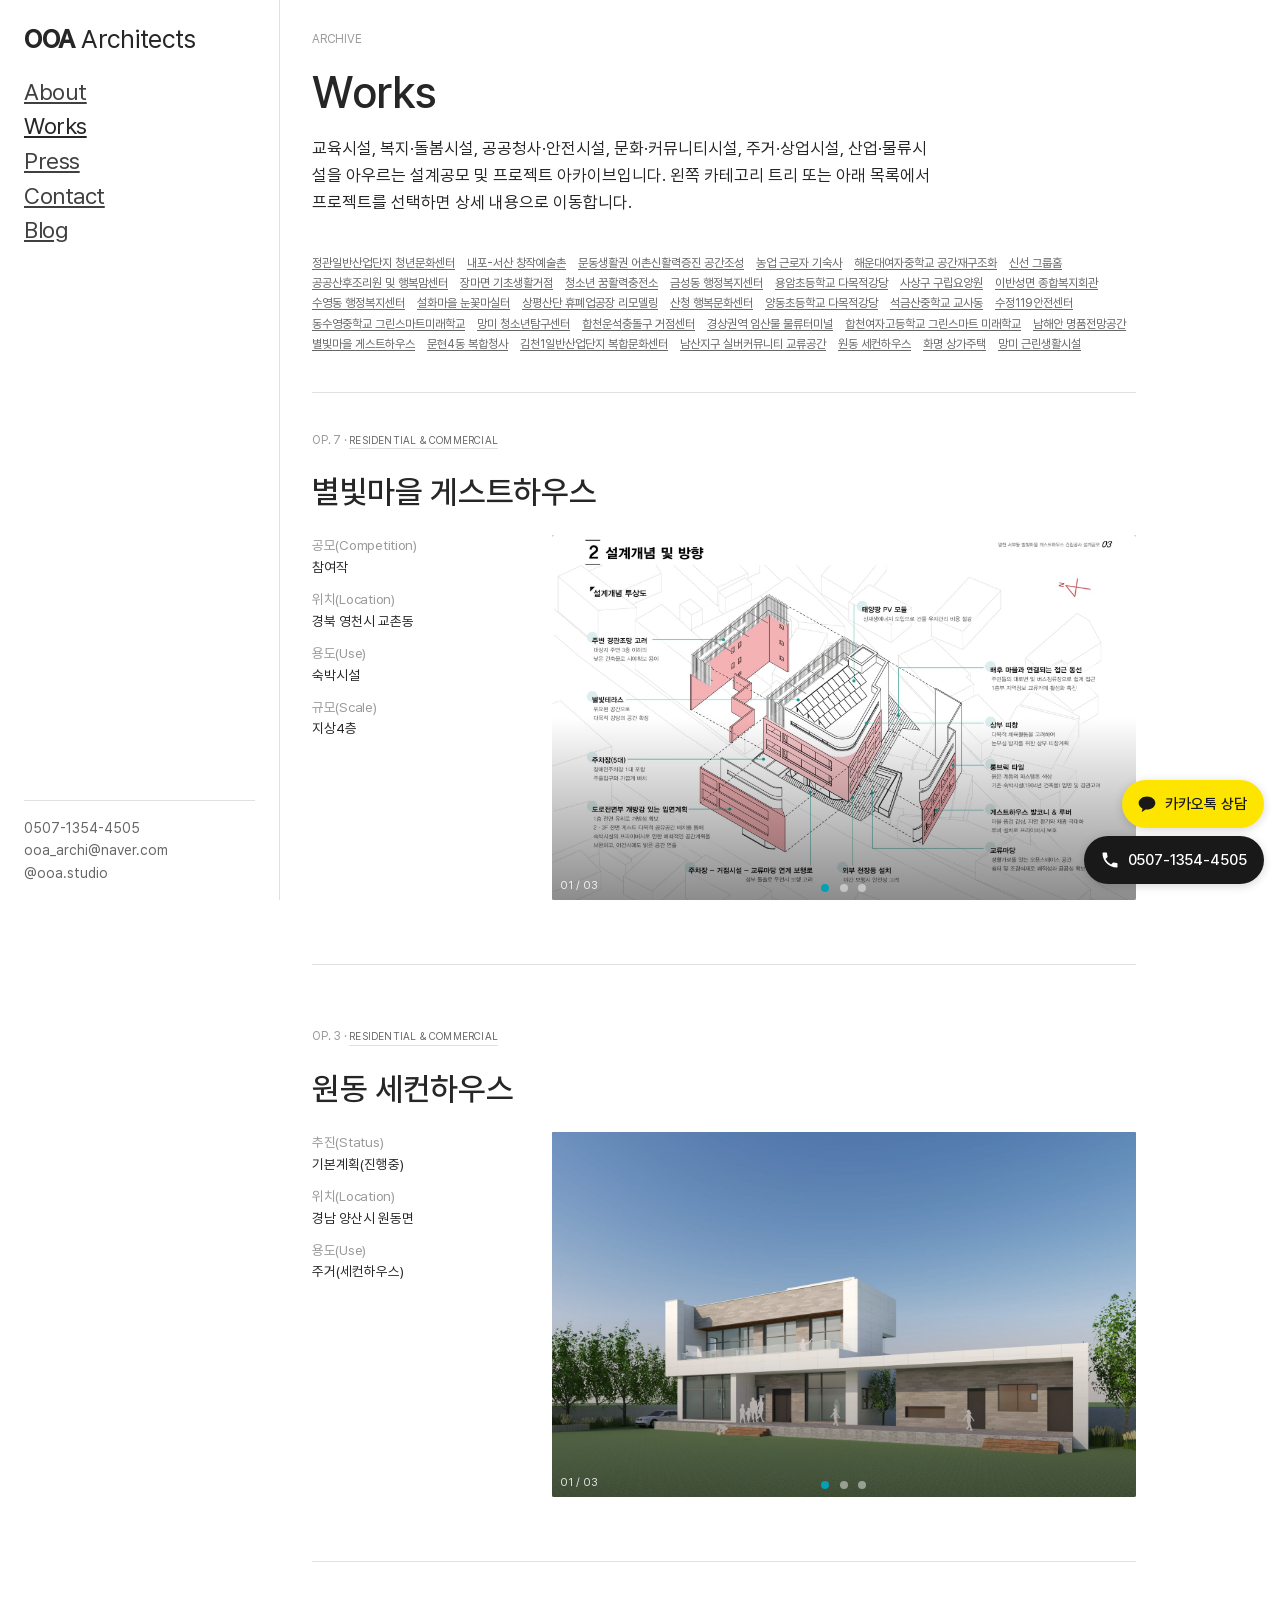
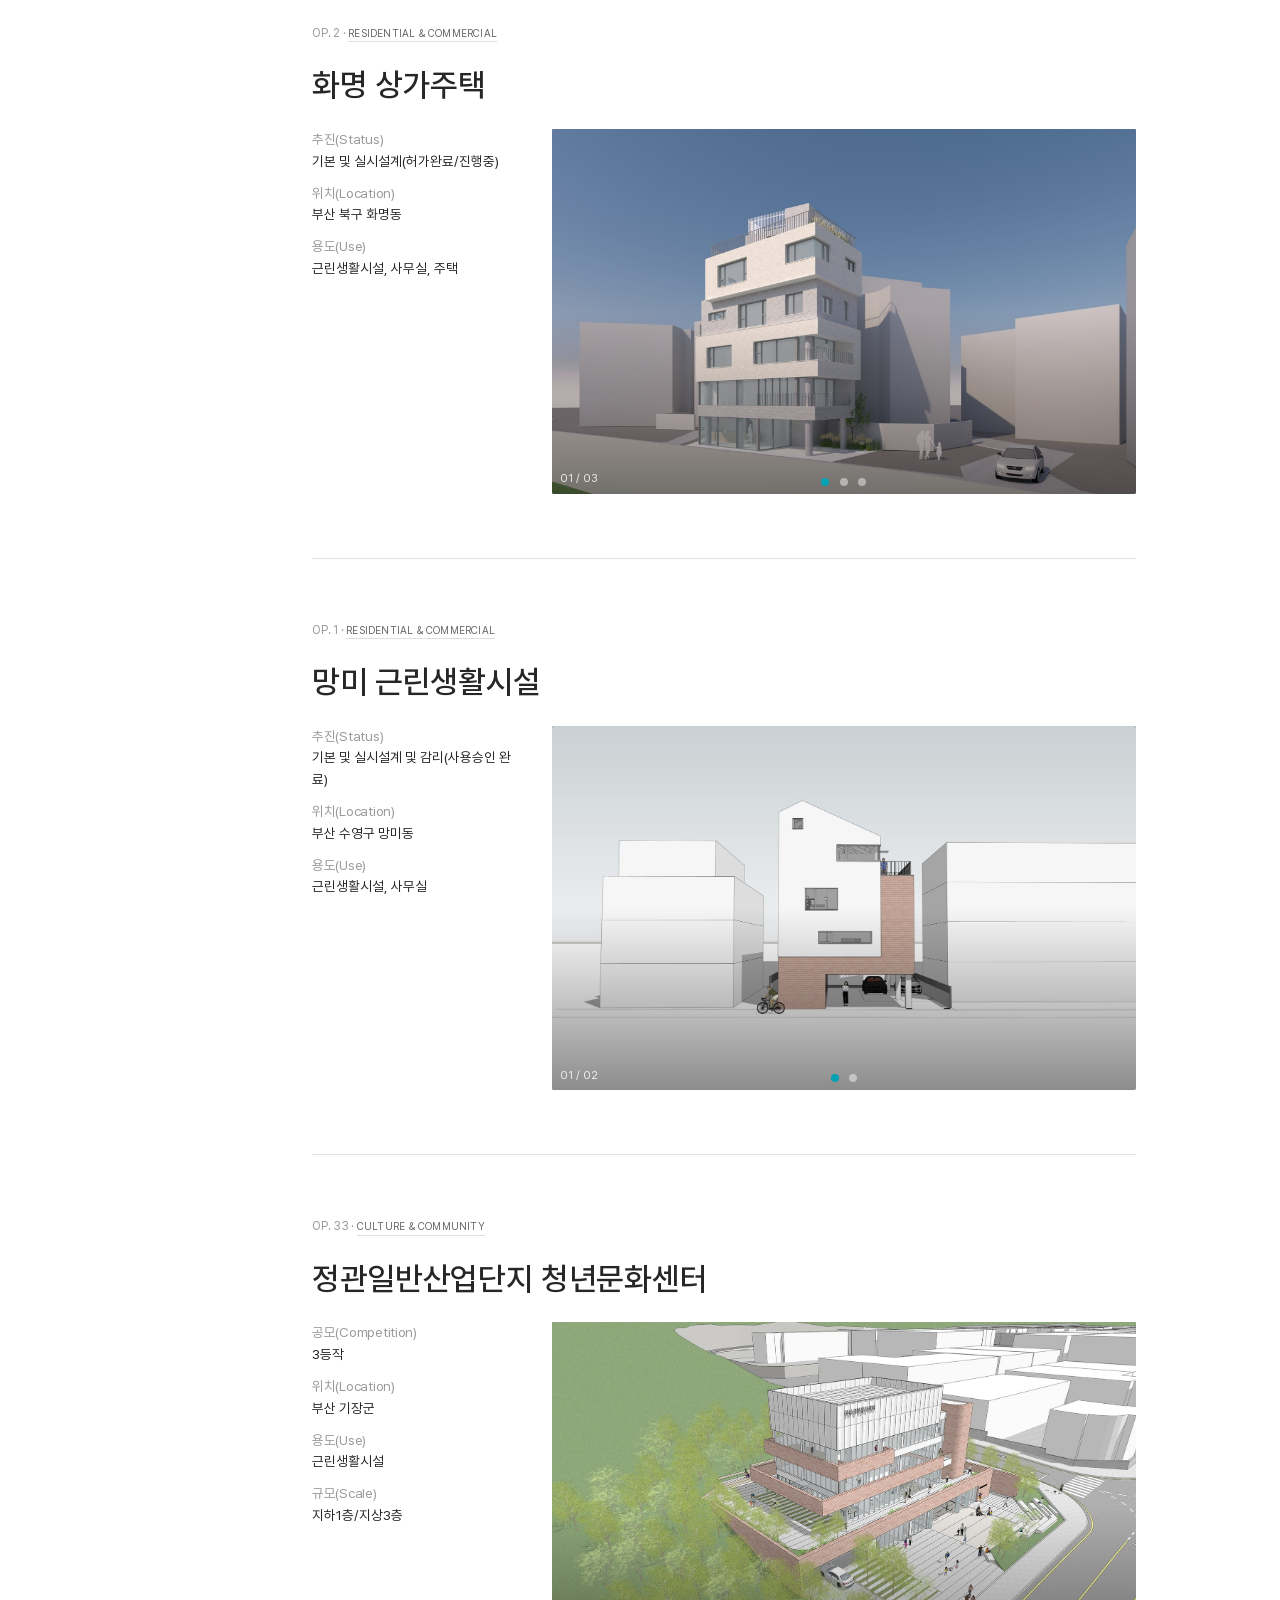
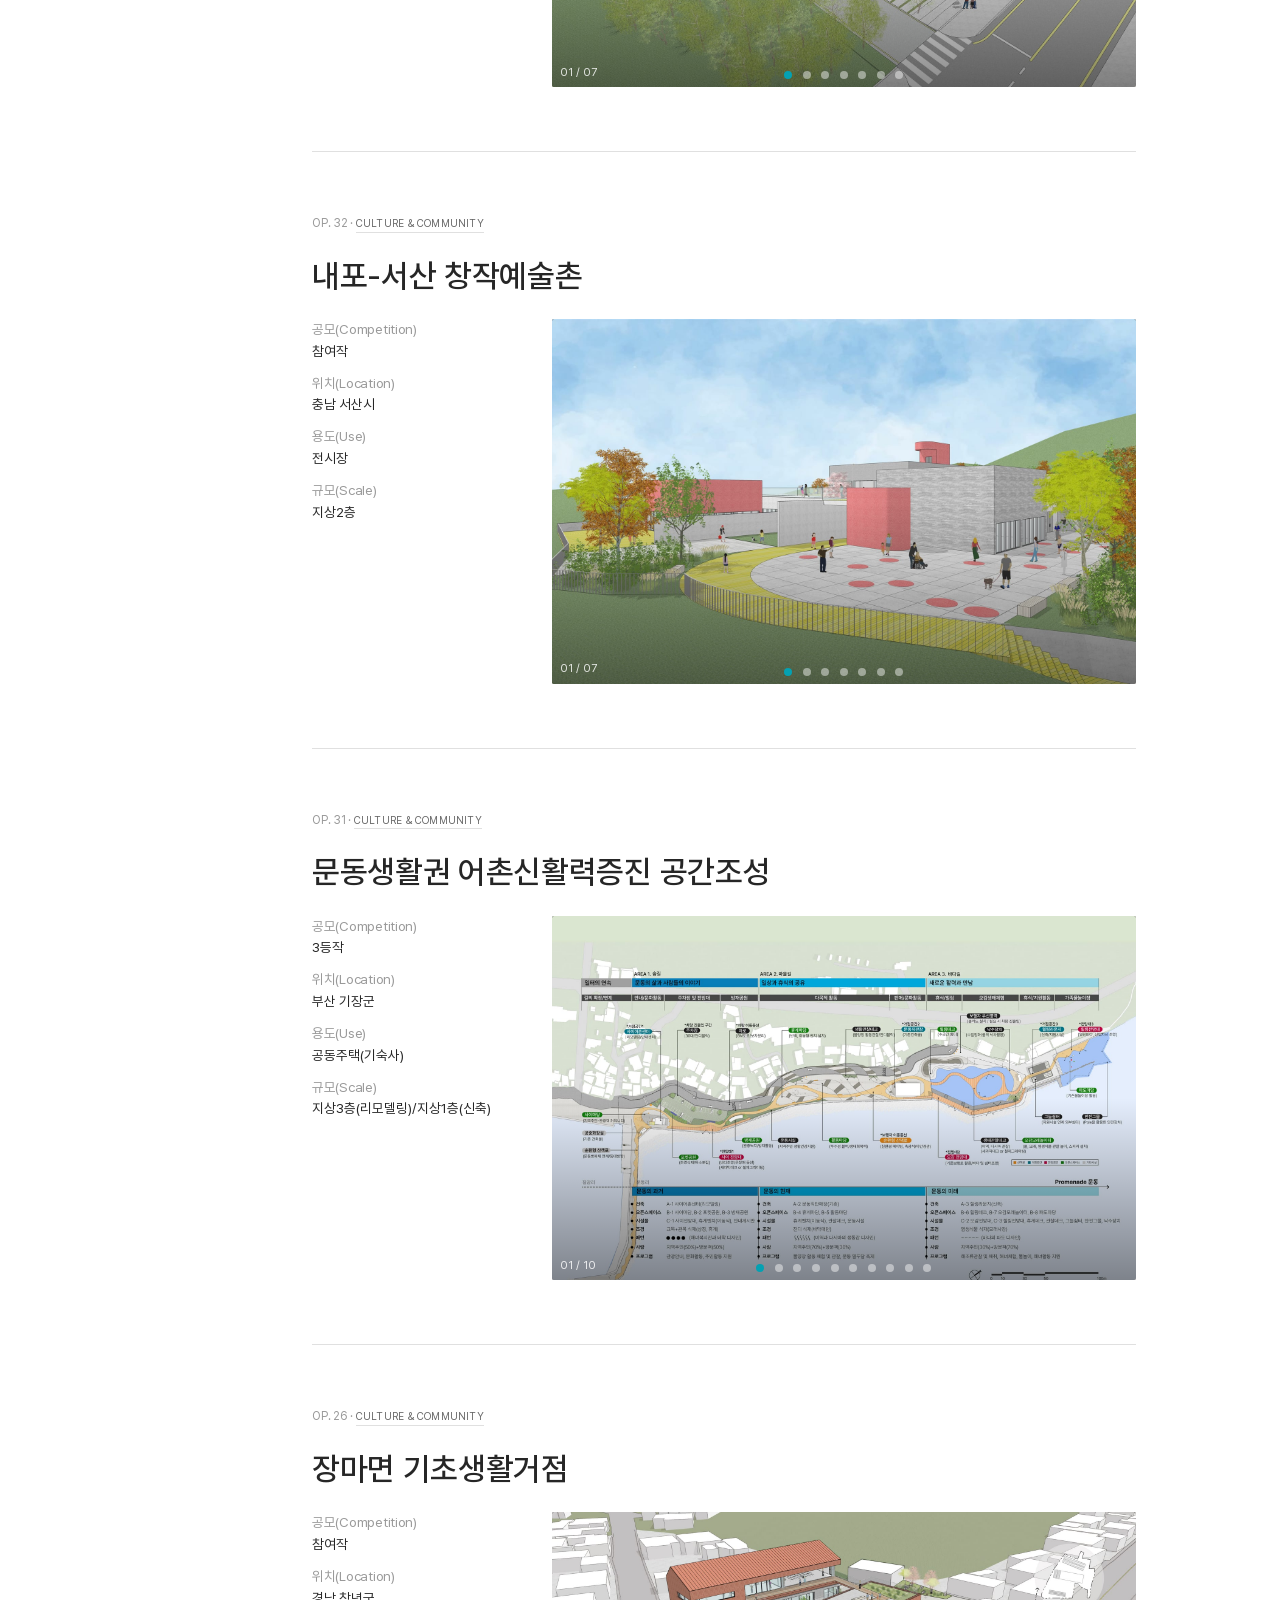
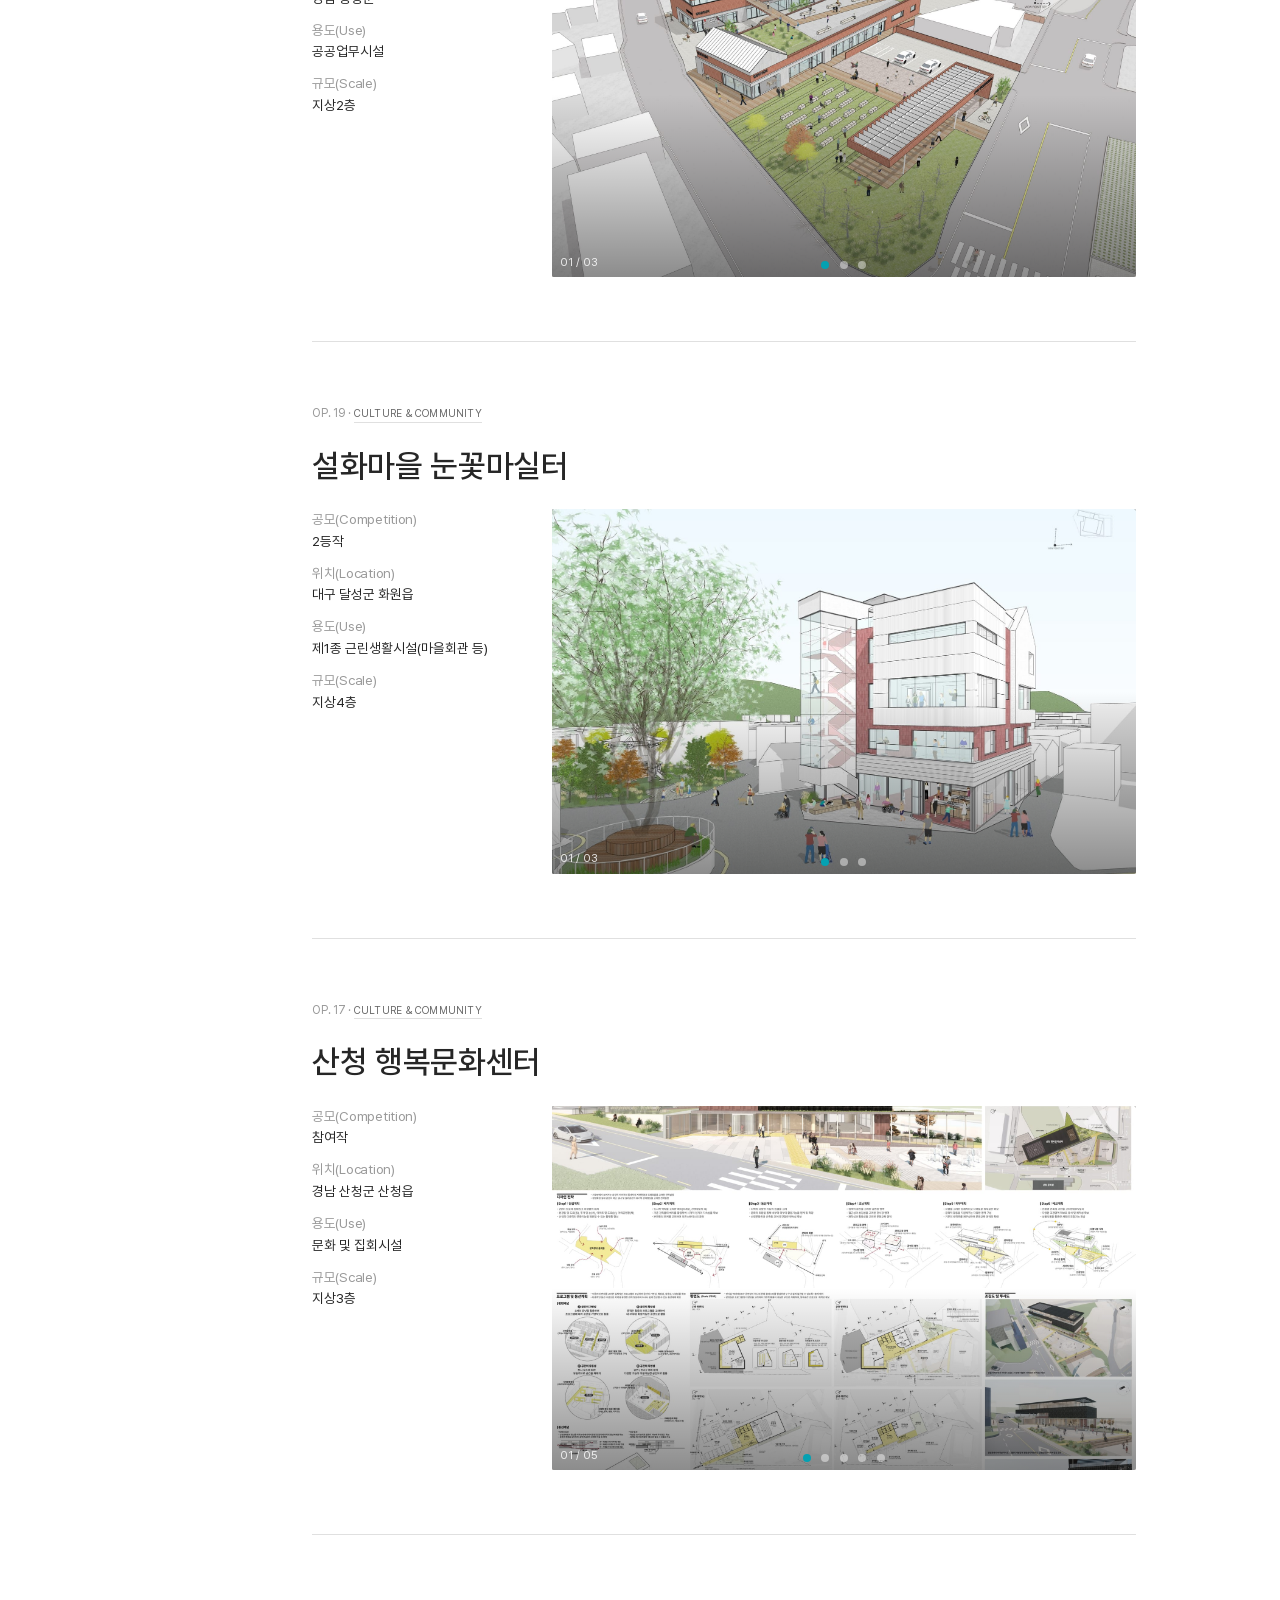
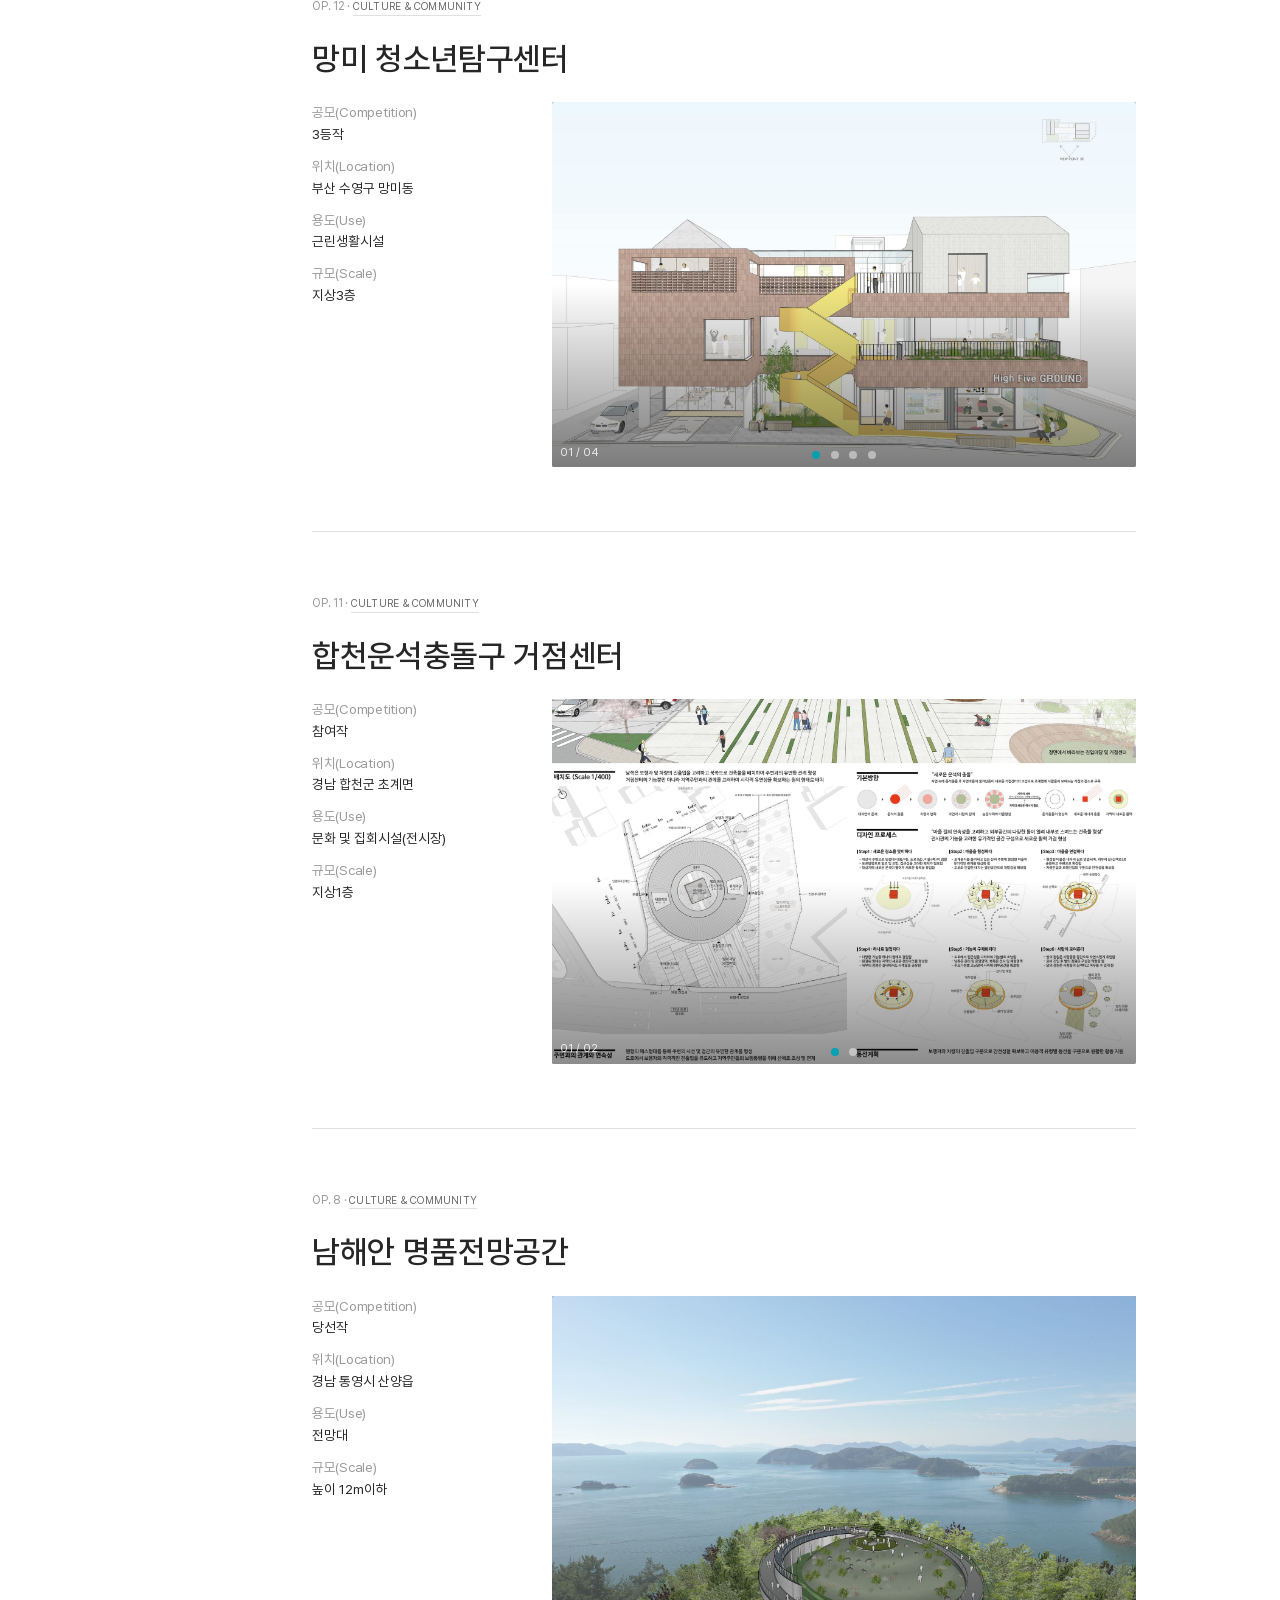
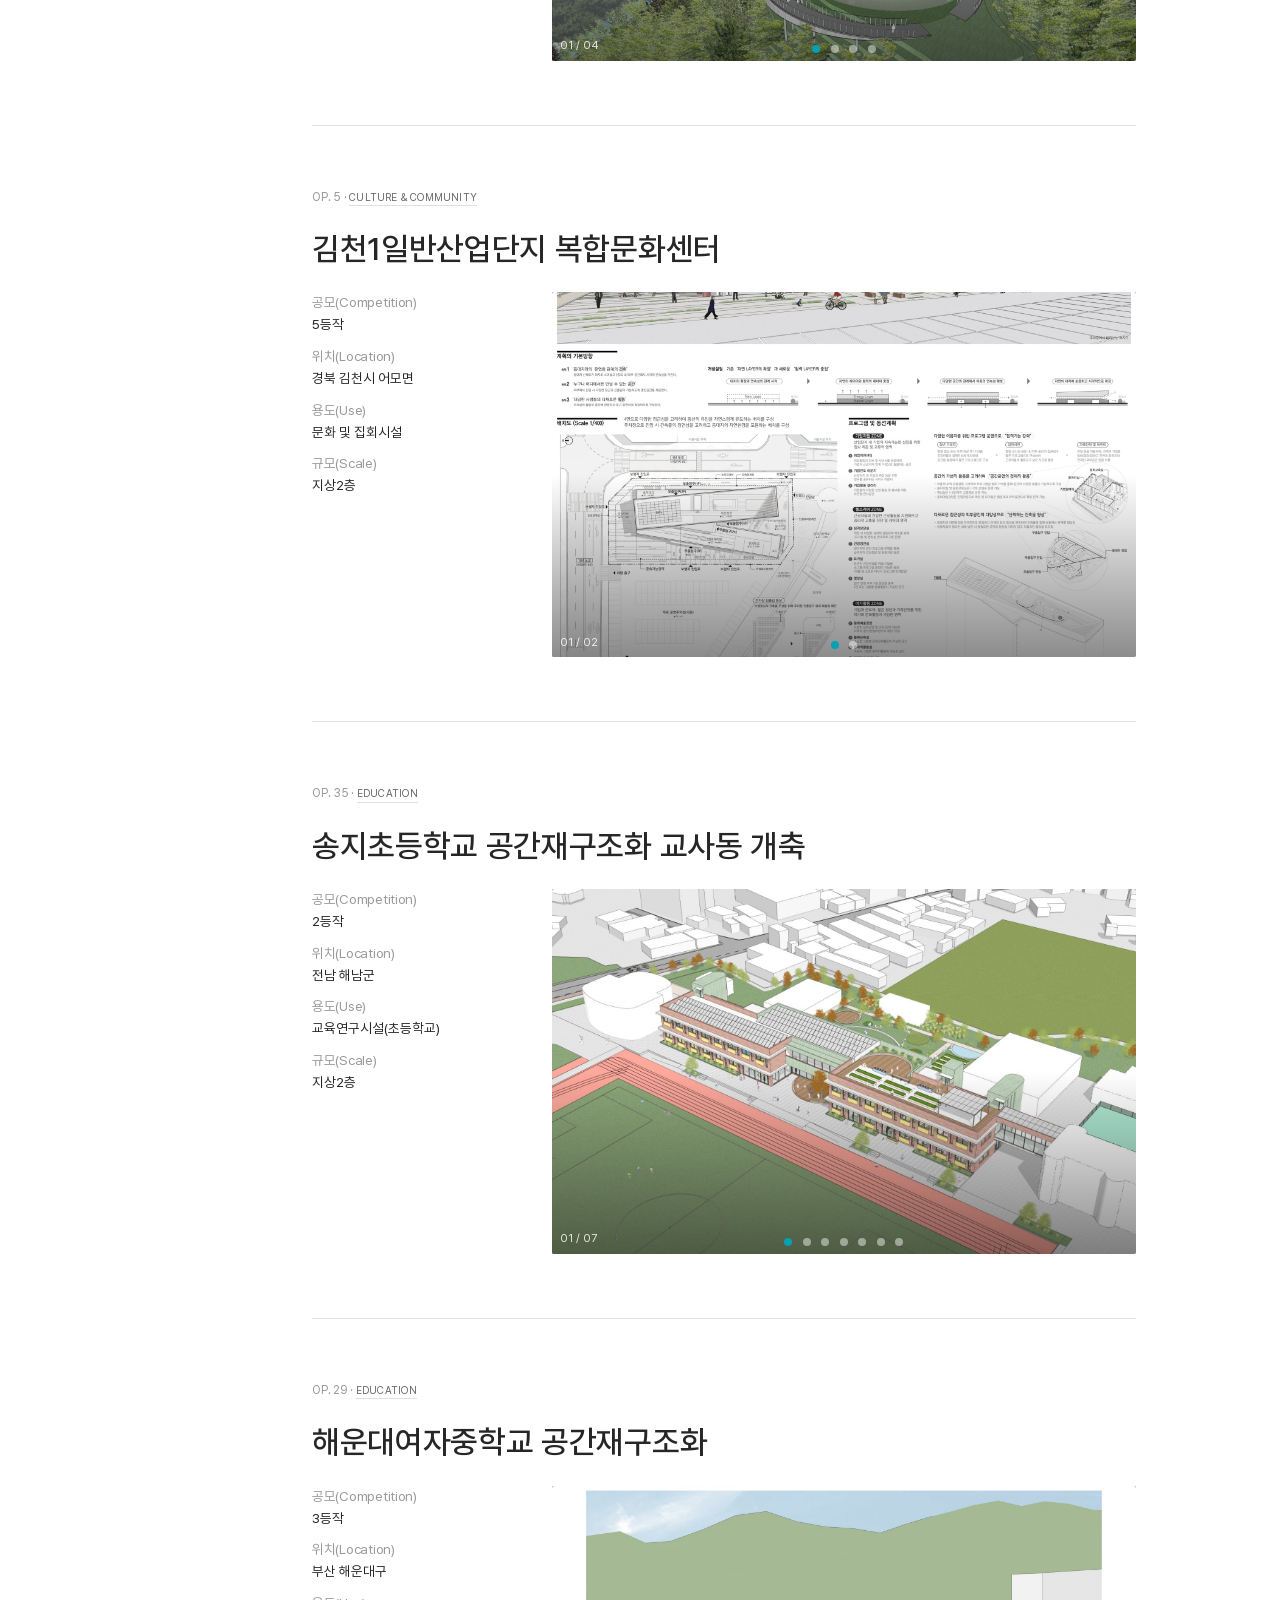
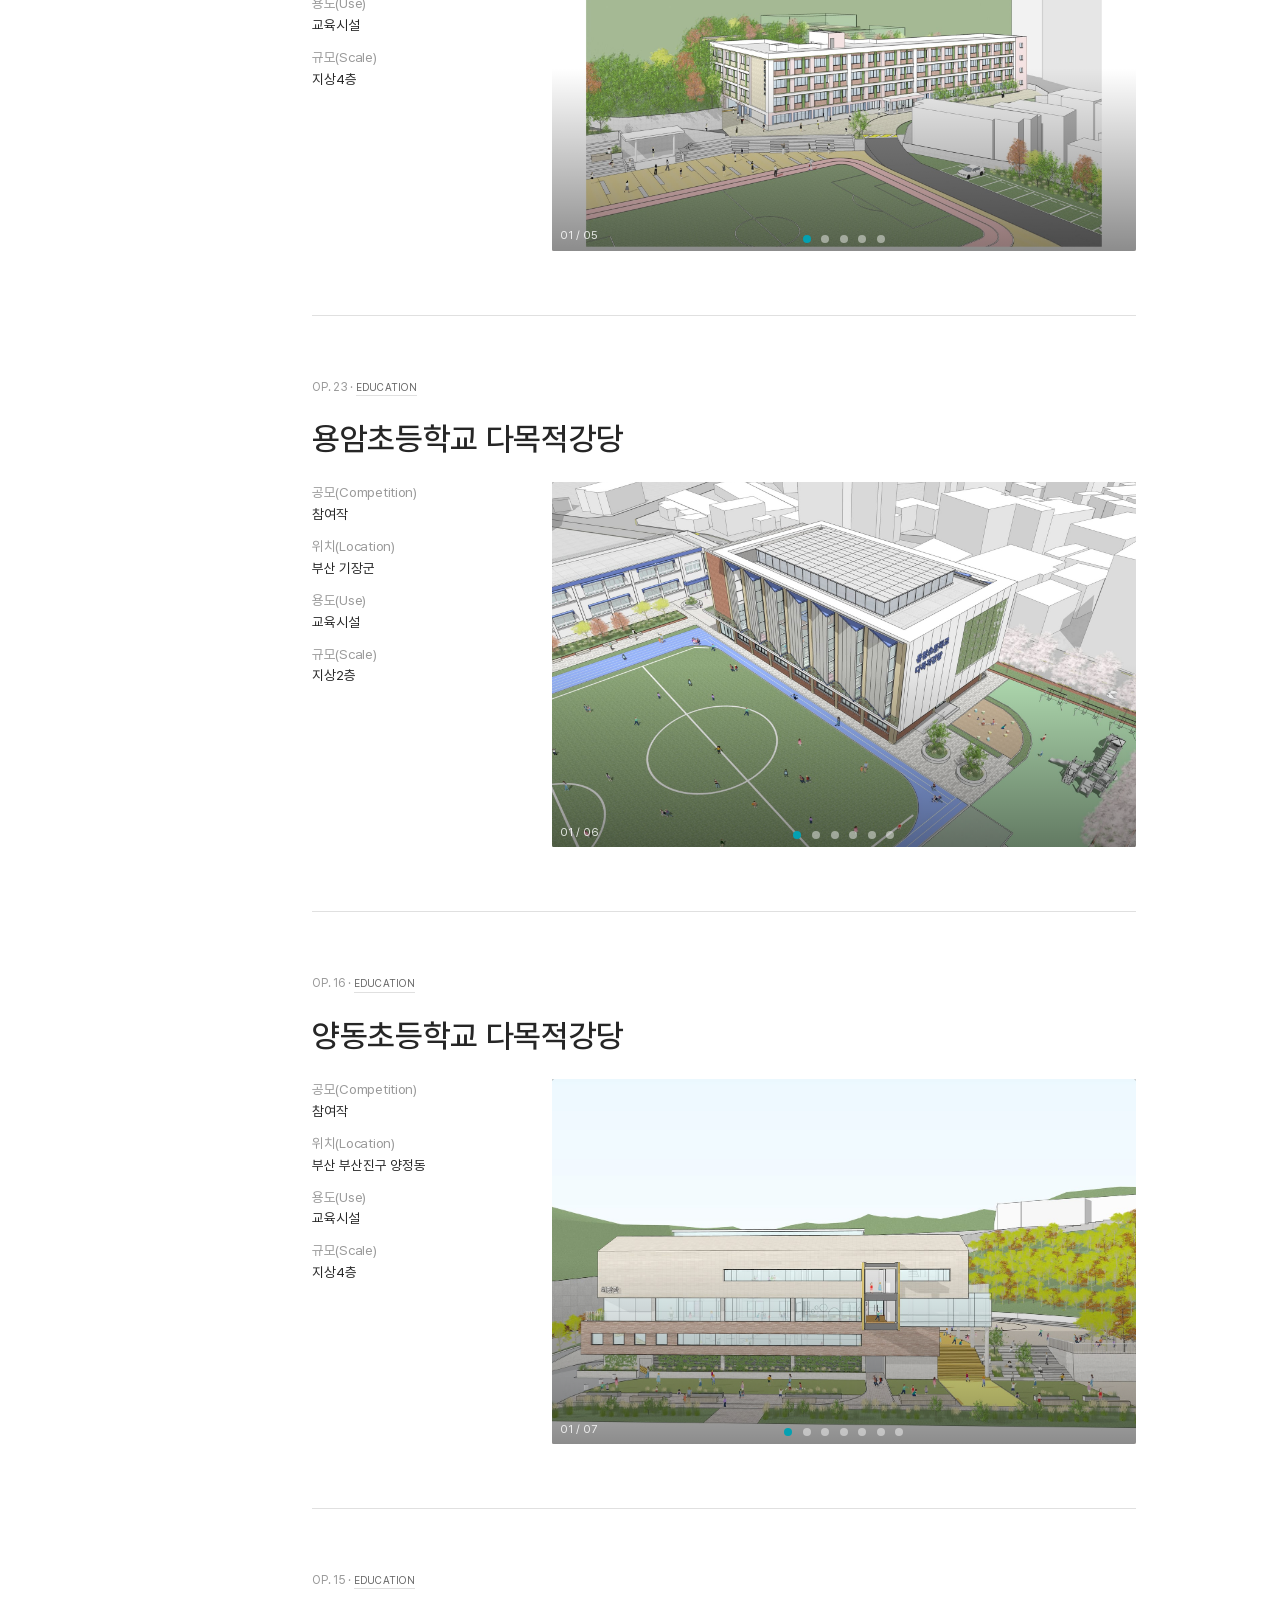
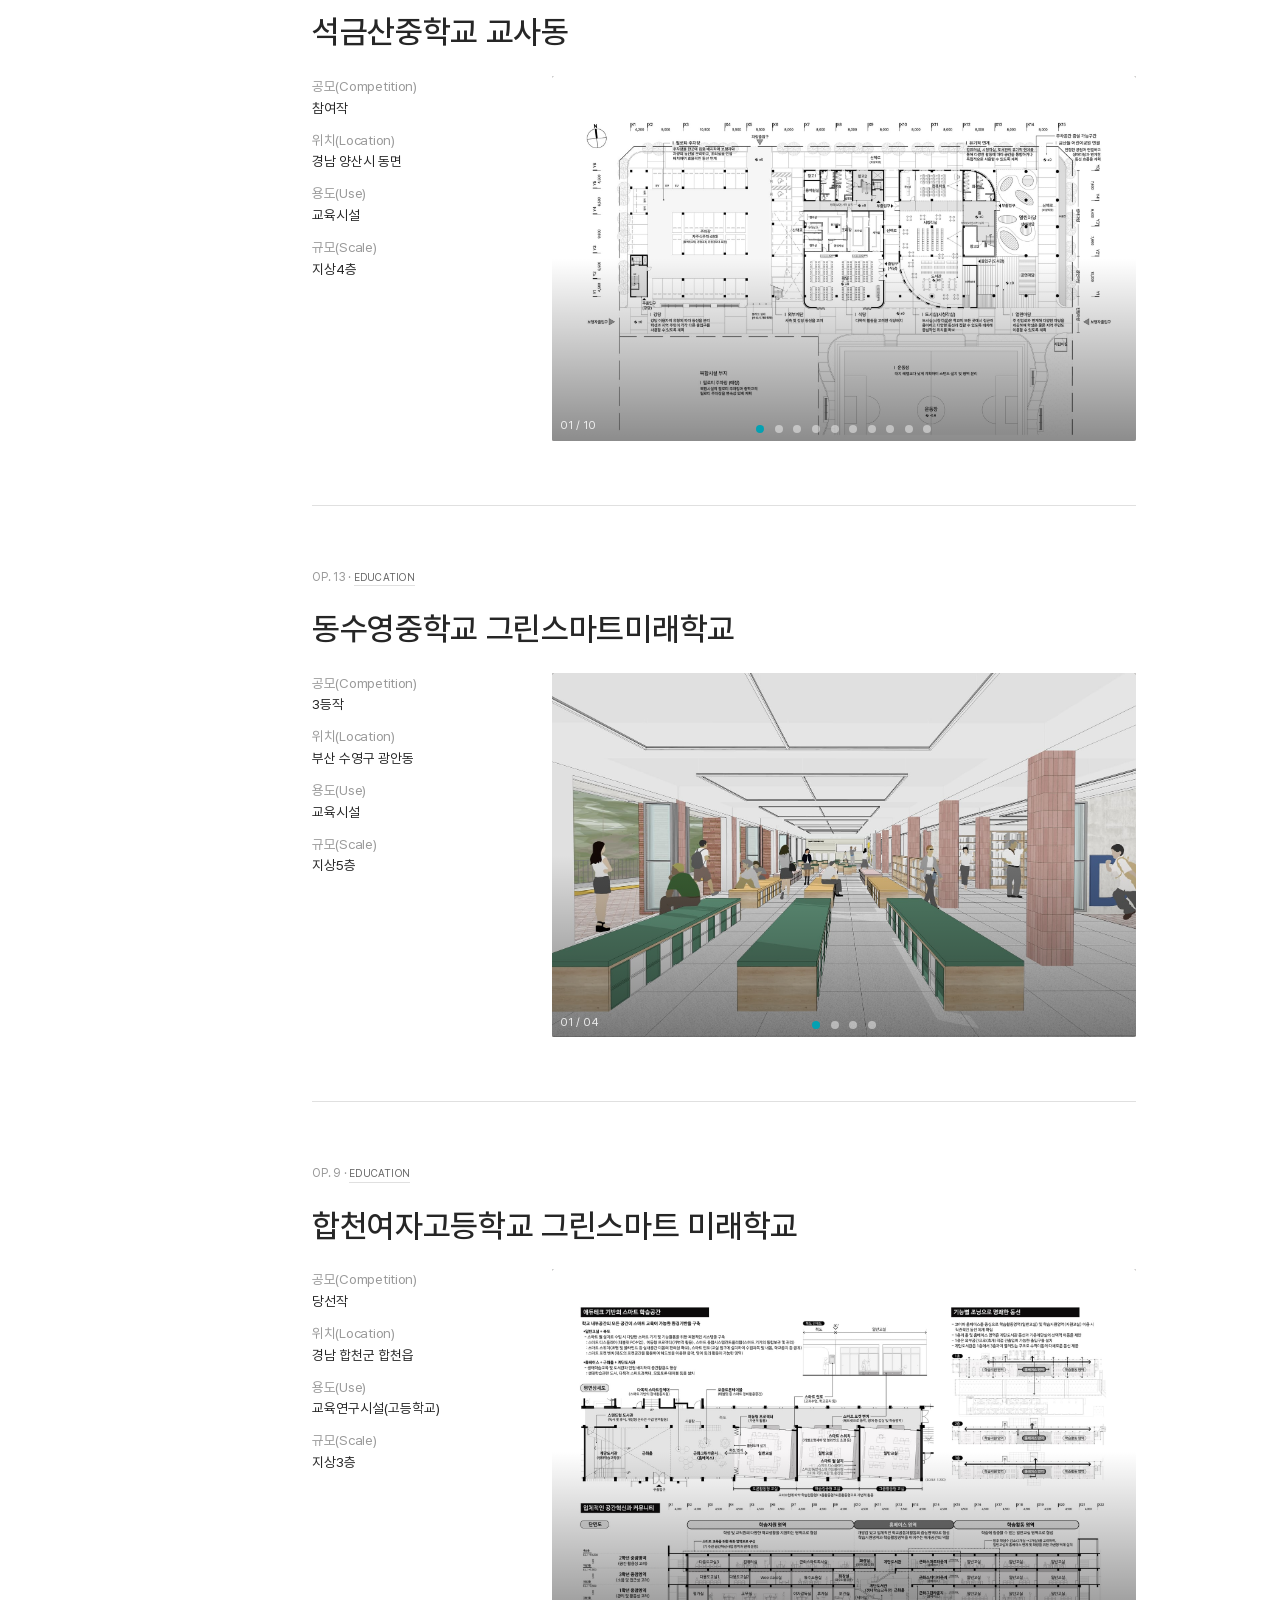
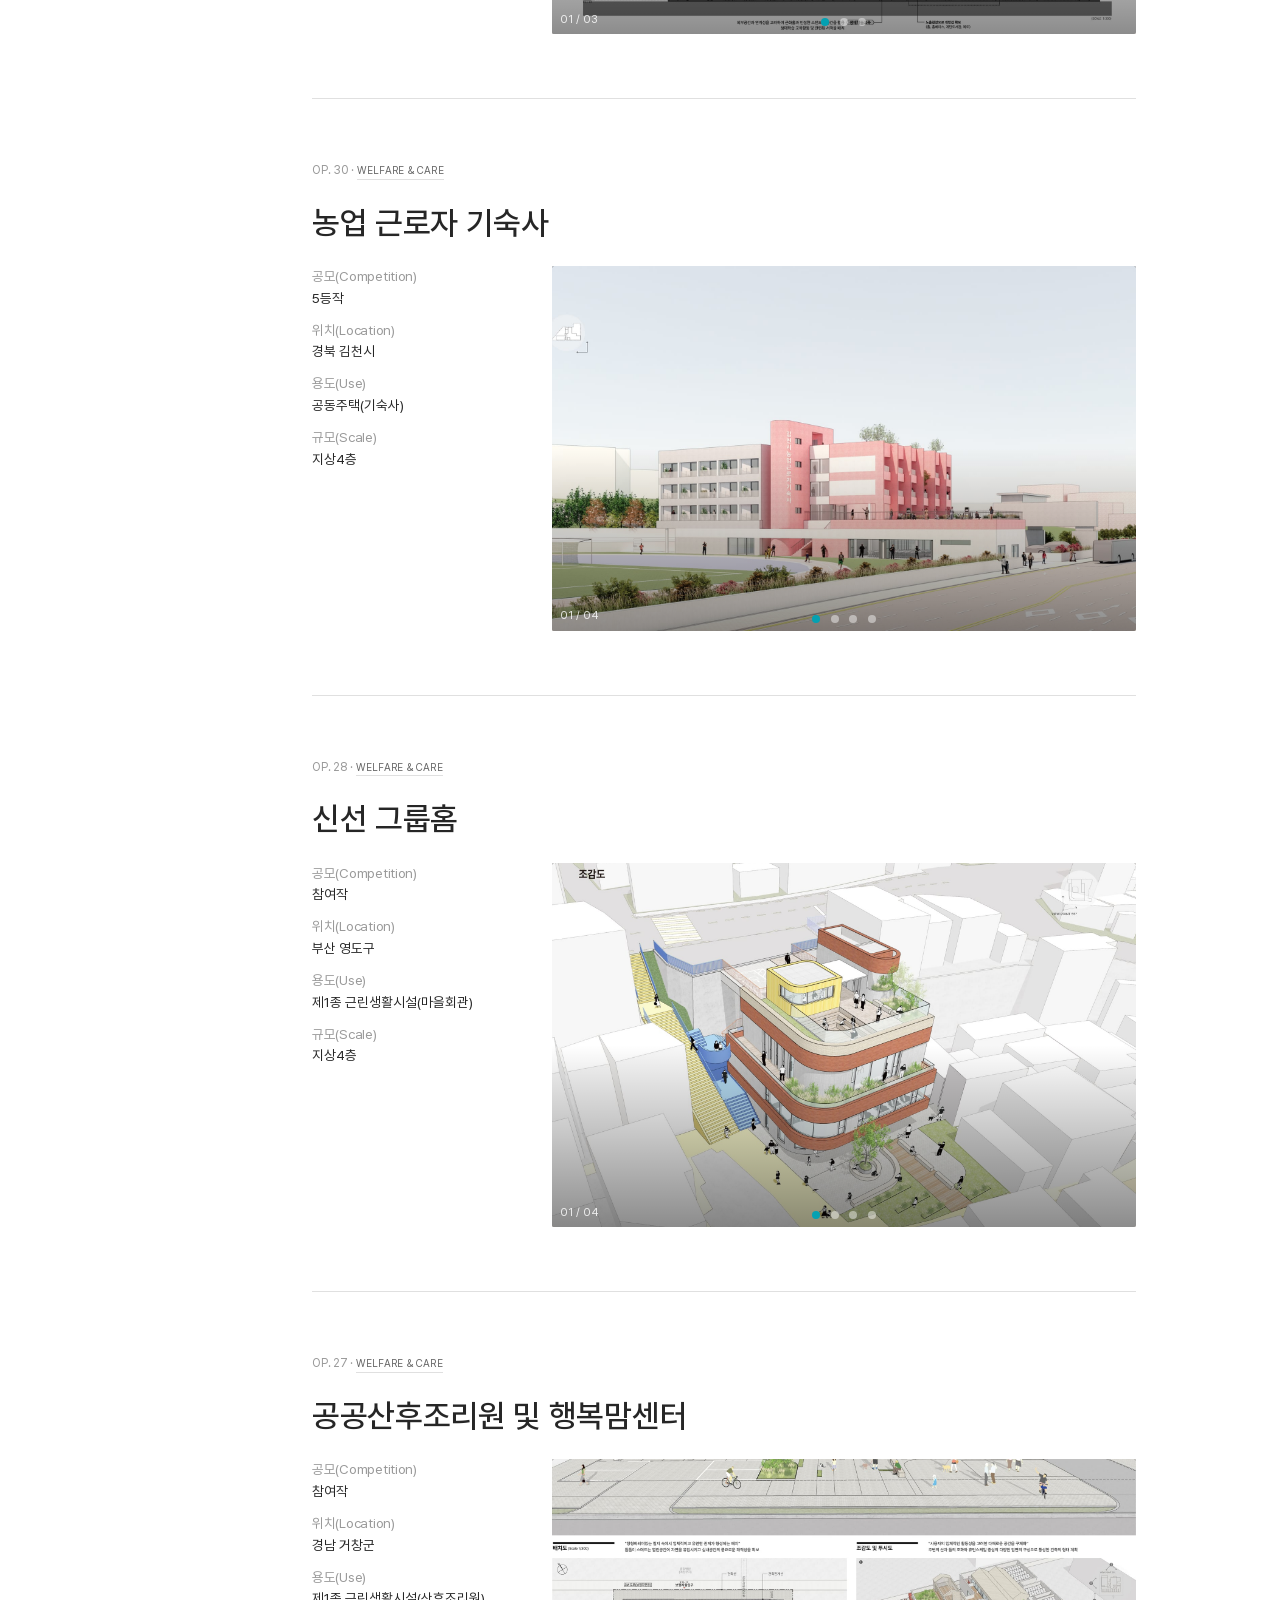
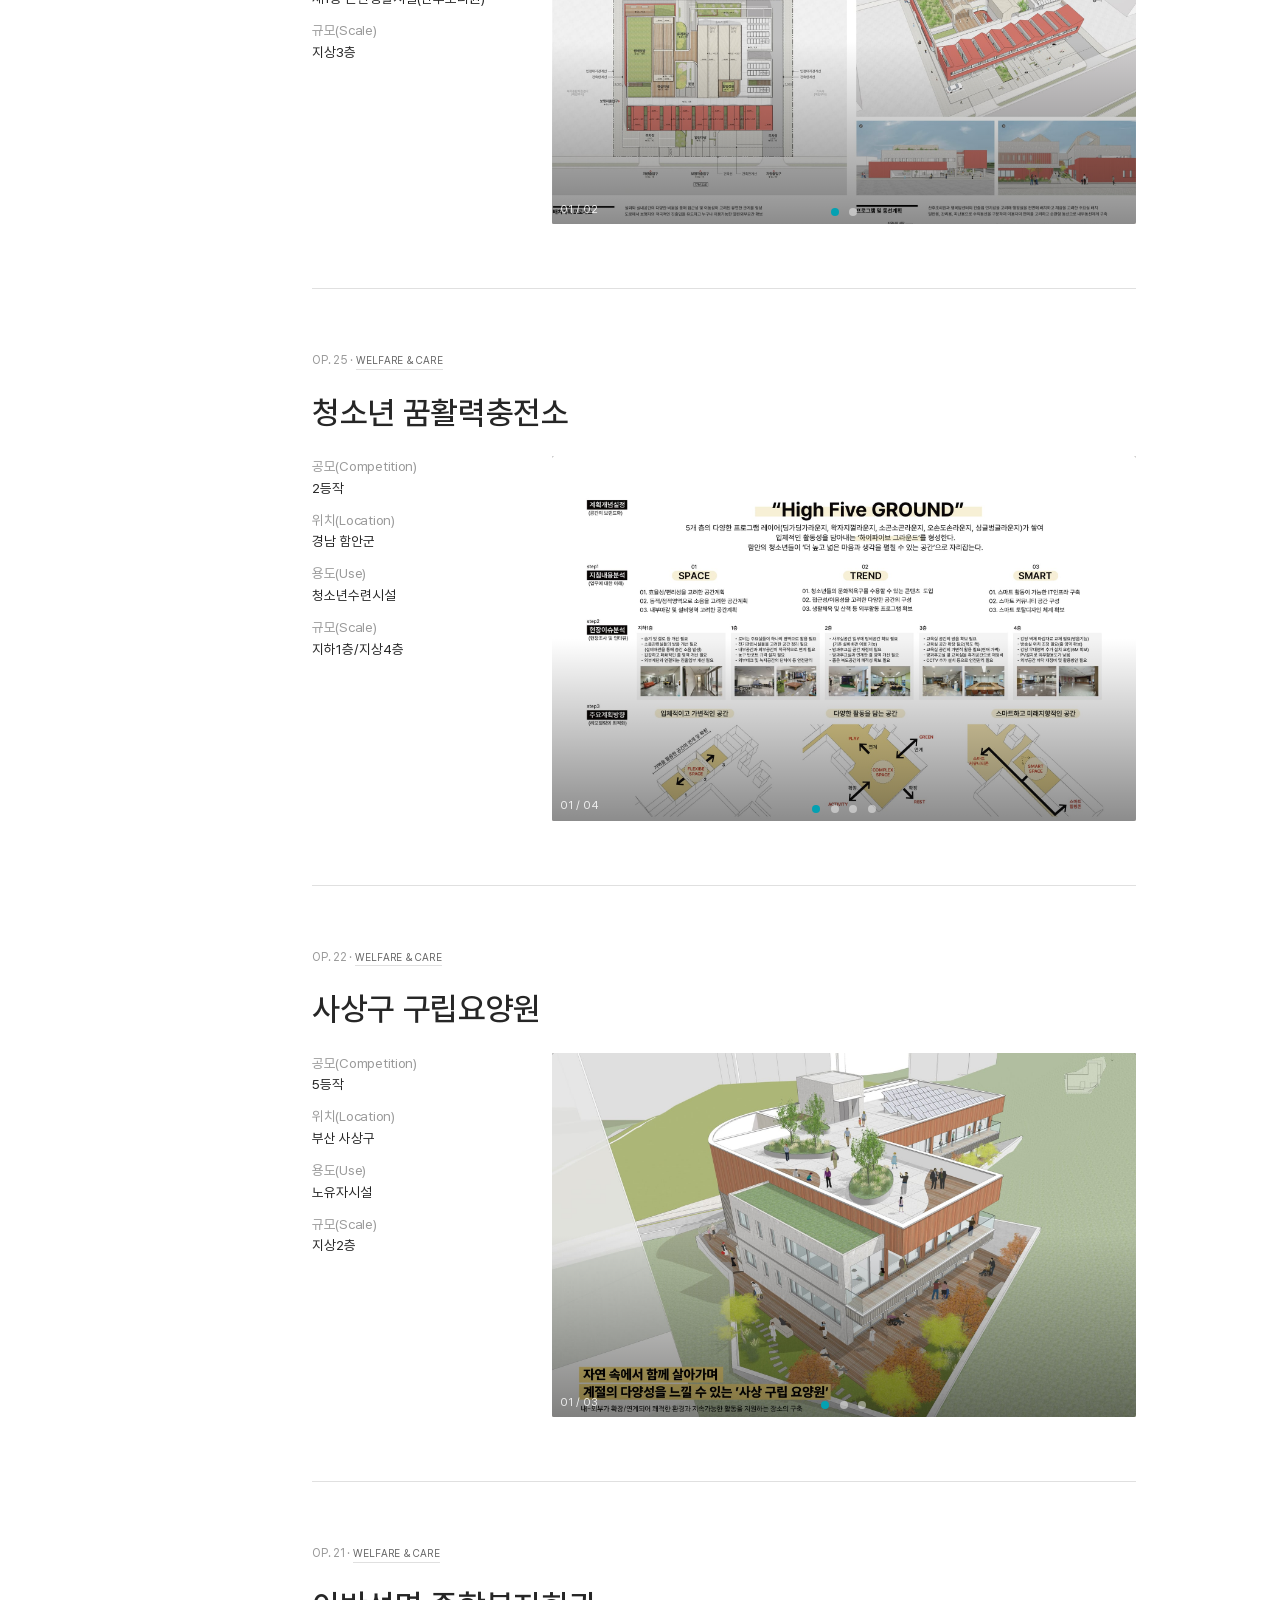
<file: project.html>
<!DOCTYPE html>
<html lang="ko">
<head>
  <meta charset="UTF-8" />
  <meta name="viewport" content="width=device-width, initial-scale=1.0" />
  <title>Works — 부산 건축설계·설계공모 프로젝트 | 오오에이건축사사무소 OOA Architects</title>
  <meta name="description" content="오오에이건축사사무소(OOA Architects)의 프로젝트 아카이브. 교육·복지·공공청사·문화·주거·상업·산업시설 등 34개 설계공모작과 프로젝트를 위치·용도·규모와 함께 소개합니다." />
  <link rel="canonical" href="https://www.ooa-architects.com/project.html" />

  <meta property="og:type" content="website" />
  <meta property="og:site_name" content="오오에이건축사사무소 OOA Architects" />
  <meta property="og:locale" content="ko_KR" />
  <meta property="og:url" content="https://www.ooa-architects.com/project.html" />
  <meta property="og:title" content="Works — 부산 건축설계·설계공모 프로젝트 | 오오에이건축사사무소 OOA Architects" />
  <meta property="og:description" content="오오에이건축사사무소(OOA Architects)의 프로젝트 아카이브. 교육·복지·공공청사·문화·주거·상업·산업시설 등 34개 설계공모작과 프로젝트를 위치·용도·규모와 함께 소개합니다." />
  <meta property="og:image" content="https://www.ooa-architects.com/images/brand/og-cover.jpg" />
  <meta name="twitter:card" content="summary_large_image" />
  <meta name="twitter:title" content="Works — 부산 건축설계·설계공모 프로젝트 | 오오에이건축사사무소 OOA Architects" />
  <meta name="twitter:description" content="OOA Architects(오오에이건축사사무소) 프로젝트 아카이브 34선." />
  <meta name="twitter:image" content="https://www.ooa-architects.com/images/brand/og-cover.jpg" />

  <link rel="icon" href="favicon.ico" sizes="16x16 32x32 48x48" />
  <link rel="icon" type="image/png" sizes="512x512" href="favicon-ooa-20261110-512.png" />
  <link rel="icon" type="image/png" sizes="192x192" href="favicon-ooa-20261110-192.png" />
  <link rel="icon" type="image/png" sizes="96x96" href="favicon-ooa-20261110-96.png" />
  <link rel="icon" type="image/png" sizes="48x48" href="favicon-ooa-20261110-48.png" />
  <link rel="icon" type="image/png" sizes="32x32" href="favicon-ooa-20261110-32.png" />
  <link rel="icon" type="image/png" sizes="16x16" href="favicon-ooa-20261110-16.png" />
  <link rel="apple-touch-icon" sizes="180x180" href="apple-touch-icon-ooa-20261109.png" />
  <link rel="manifest" href="site-ooa-20261109.webmanifest" />

  <link rel="stylesheet" href="css/style.css" />
</head>
<body>
  <div class="app-shell">
    <button class="sidebar-toggle" aria-label="메뉴 열기" aria-expanded="false" aria-controls="sidebar">
      <span></span><span></span><span></span>
    </button>

    <aside class="sidebar" id="sidebar">
      <div class="sidebar-top">
        <a class="logo" href="./"><span class="logo-strong">OOA</span> Architects</a>
      </div>

      <nav class="nav-main" aria-label="주 메뉴">
        <a href="about.html">About</a>

        <details class="nav-tree">
        <summary>Works</summary>

        <details class="nav-category">
          <summary>주거·상업시설</summary>
          <ul class="project-list">
            <li><a href="project.html#01-mangmi-neighborhood-facility">망미 근린생활시설</a></li>
            <li><a href="project.html#02-hwamyeong-mixed-use-house">화명 상가주택</a></li>
            <li><a href="project.html#03-wondong-second-house">원동 세컨하우스</a></li>
            <li><a href="project.html#07-byeolbit-village-guesthouse">별빛마을 게스트하우스</a></li>
          </ul>
        </details>

        <details class="nav-category">
          <summary>문화·커뮤니티시설</summary>
          <ul class="project-list">
            <li><a href="project.html#05-gimcheon-culture-center">김천1일반산업단지 복합문화센터</a></li>
            <li><a href="project.html#08-namhaean-viewpoint">남해안 명품전망공간</a></li>
            <li><a href="project.html#11-hapcheon-meteorite-crater-center">합천운석충돌구 거점센터</a></li>
            <li><a href="project.html#12-mangmi-youth-center">망미 청소년탐구센터</a></li>
            <li><a href="project.html#17-sancheong-happiness-culture-center">산청 행복문화센터</a></li>
            <li><a href="project.html#19-seolhwa-village-snow-rest-area">설화마을 눈꽃마실터</a></li>
            <li><a href="project.html#26-jangma-basic-living-hub">장마면 기초생활거점</a></li>
            <li><a href="project.html#31-mundong-fishing-village-revitalization">문동생활권 어촌신활력증진 공간조성</a></li>
            <li><a href="project.html#32-seosan-naepo-art-village">내포-서산 창작예술촌</a></li>
            <li><a href="project.html#33-jeonggwan-youth-culture-center">정관일반산업단지 청년문화센터</a></li>
          </ul>
        </details>

        <details class="nav-category">
          <summary>교육시설</summary>
          <ul class="project-list">
            <li><a href="project.html#09-hapcheon-girls-high-school">합천여자고등학교 그린스마트 미래학교</a></li>
            <li><a href="project.html#13-dongsuyeong-middle-school">동수영중학교 그린스마트미래학교</a></li>
            <li><a href="project.html#15-seokgeumsan-middle-school">석금산중학교 교사동</a></li>
            <li><a href="project.html#16-yangdong-elementary-hall">양동초등학교 다목적강당</a></li>
            <li><a href="project.html#23-yongam-elementary-hall">용암초등학교 다목적강당</a></li>
            <li><a href="project.html#35-songji-elementary-school">송지초등학교 공간재구조화 교사동 개축</a></li>
            <li><a href="project.html#29-haeundae-girls-middle-school">해운대여자중학교 공간재구조화</a></li>
          </ul>
        </details>

        <details class="nav-category">
          <summary>복지·돌봄시설</summary>
          <ul class="project-list">
            <li><a href="project.html#04-namsan-silver-community">남산지구 실버커뮤니티 교류공간</a></li>
            <li><a href="project.html#21-ibanseong-welfare-center">이반성면 종합복지회관</a></li>
            <li><a href="project.html#22-sasang-nursing-home">사상구 구립요양원</a></li>
            <li><a href="project.html#25-haman-youth-dream-station">청소년 꿈활력충전소</a></li>
            <li><a href="project.html#27-geochang-postpartum-care-center">공공산후조리원 및 행복맘센터</a></li>
            <li><a href="project.html#28-sinseon-group-home">신선 그룹홈</a></li>
            <li><a href="project.html#30-gimcheon-farm-worker-dormitory">농업 근로자 기숙사</a></li>
          </ul>
        </details>

        <details class="nav-category">
          <summary>공공청사·안전시설</summary>
          <ul class="project-list">
            <li><a href="project.html#06-munhyeon-complex-government-building">문현4동 복합청사</a></li>
            <li><a href="project.html#14-sujeong-119-safety-center">수정119안전센터</a></li>
            <li><a href="project.html#20-suyeong-dong-community-center">수영동 행정복지센터</a></li>
            <li><a href="project.html#24-geumseong-dong-community-center">금성동 행정복지센터</a></li>
          </ul>
        </details>

        <details class="nav-category">
          <summary>산업·물류시설</summary>
          <ul class="project-list">
            <li><a href="project.html#10-pohang-agri-logistics-terminal">경상권역 임산물 물류터미널</a></li>
            <li><a href="project.html#34-haenam-organic-industry-complex">유기농산업복합서비스 지원단지</a></li>
            <li><a href="project.html#18-sangpyeong-industrial-remodel">상평산단 휴폐업공장 리모델링</a></li>
          </ul>
        </details>

      </details>

        <a href="press.html">Press</a>
        <a href="contact.html">Contact</a>
        <a href="https://blog.naver.com/ooa_architects" target="_blank" rel="noopener noreferrer">Blog</a>
      </nav>

      <div class="sidebar-contact">
        <p>0507-1354-4505</p>
        <p><a href="mailto:ooa_archi@naver.com">ooa_archi@naver.com</a></p>
        <p><a href="https://www.instagram.com/ooa.studio" target="_blank" rel="noopener">@ooa.studio</a></p>
      </div>
    </aside>

    <main class="page-content">
      <div class="content-col">
        <section class="section" aria-label="프로젝트 목록 소개" style="margin-bottom: var(--space-4);">
          <p class="eyebrow">Archive</p>
          <h1 class="heading-lg" style="margin-top: 0.5em;">Works</h1>
          <p class="body-copy" style="margin-top: var(--space-2);">
            교육시설, 복지·돌봄시설, 공공청사·안전시설, 문화·커뮤니티시설, 주거·상업시설, 산업·물류시설을 아우르는 설계공모 및 프로젝트 아카이브입니다.
            왼쪽 카테고리 트리 또는 아래 목록에서 프로젝트를 선택하면 상세 내용으로 이동합니다.
          </p>
        </section>

        <nav class="archive-index" aria-label="프로젝트 바로가기">
          <a href="#33-jeonggwan-youth-culture-center">정관일반산업단지 청년문화센터</a>
          <a href="#32-seosan-naepo-art-village">내포-서산 창작예술촌</a>
          <a href="#31-mundong-fishing-village-revitalization">문동생활권 어촌신활력증진 공간조성</a>
          <a href="#30-gimcheon-farm-worker-dormitory">농업 근로자 기숙사</a>
          <a href="#29-haeundae-girls-middle-school">해운대여자중학교 공간재구조화</a>
          <a href="#28-sinseon-group-home">신선 그룹홈</a>
          <a href="#27-geochang-postpartum-care-center">공공산후조리원 및 행복맘센터</a>
          <a href="#26-jangma-basic-living-hub">장마면 기초생활거점</a>
          <a href="#25-haman-youth-dream-station">청소년 꿈활력충전소</a>
          <a href="#24-geumseong-dong-community-center">금성동 행정복지센터</a>
          <a href="#23-yongam-elementary-hall">용암초등학교 다목적강당</a>
          <a href="#22-sasang-nursing-home">사상구 구립요양원</a>
          <a href="#21-ibanseong-welfare-center">이반성면 종합복지회관</a>
          <a href="#20-suyeong-dong-community-center">수영동 행정복지센터</a>
          <a href="#19-seolhwa-village-snow-rest-area">설화마을 눈꽃마실터</a>
          <a href="#18-sangpyeong-industrial-remodel">상평산단 휴폐업공장 리모델링</a>
          <a href="#17-sancheong-happiness-culture-center">산청 행복문화센터</a>
          <a href="#16-yangdong-elementary-hall">양동초등학교 다목적강당</a>
          <a href="#15-seokgeumsan-middle-school">석금산중학교 교사동</a>
          <a href="#14-sujeong-119-safety-center">수정119안전센터</a>
          <a href="#13-dongsuyeong-middle-school">동수영중학교 그린스마트미래학교</a>
          <a href="#12-mangmi-youth-center">망미 청소년탐구센터</a>
          <a href="#11-hapcheon-meteorite-crater-center">합천운석충돌구 거점센터</a>
          <a href="#10-pohang-agri-logistics-terminal">경상권역 임산물 물류터미널</a>
          <a href="#09-hapcheon-girls-high-school">합천여자고등학교 그린스마트 미래학교</a>
          <a href="#08-namhaean-viewpoint">남해안 명품전망공간</a>
          <a href="#07-byeolbit-village-guesthouse">별빛마을 게스트하우스</a>
          <a href="#06-munhyeon-complex-government-building">문현4동 복합청사</a>
          <a href="#05-gimcheon-culture-center">김천1일반산업단지 복합문화센터</a>
          <a href="#04-namsan-silver-community">남산지구 실버커뮤니티 교류공간</a>
          <a href="#03-wondong-second-house">원동 세컨하우스</a>
          <a href="#02-hwamyeong-mixed-use-house">화명 상가주택</a>
          <a href="#01-mangmi-neighborhood-facility">망미 근린생활시설</a>
        </nav>

        <hr class="divider" style="margin-top: 0;" />

        <!-- ===================== 주거·상업시설 (Residential & Commercial) ===================== -->

        <article id="07-byeolbit-village-guesthouse" class="project-entry" aria-labelledby="07-byeolbit-village-guesthouse-title">
          <p class="eyebrow project-entry-title">Op. 7 · <span class="tag-label">Residential &amp; Commercial</span></p>
          <h2 id="07-byeolbit-village-guesthouse-title" class="heading-md" style="margin-top: 0.5em;">별빛마을 게스트하우스</h2>
          <div class="project-entry-grid" style="margin-top: var(--space-3);">
            <dl class="project-meta-list">
              <dt>공모(Competition)</dt><dd>참여작</dd>
              <dt>위치(Location)</dt><dd>경북 영천시 교촌동</dd>
              <dt>용도(Use)</dt><dd>숙박시설</dd>
              <dt>규모(Scale)</dt><dd>지상4층</dd>
            </dl>
            <div class="slideshow" data-slideshow tabindex="0" aria-roledescription="슬라이드쇼" aria-label="별빛마을 게스트하우스 이미지 슬라이드쇼">
              <span class="slide-caption">Op. 7 · 별빛마을 게스트하우스</span>
              <div class="slideshow-track">
                <div class="slide tile-a is-active" data-slide role="img" aria-label="별빛마을 게스트하우스 이미지 1" aria-hidden="false">
                  <img class="slide-img" src="images/projects/07-byeolbit-village-guesthouse/01.jpg" alt="별빛마을 게스트하우스 (경북 영천시 교촌동, 숙박시설) 이미지 1" loading="lazy" />
                  <span class="slide-index">01 / 03</span>
                </div>
                <div class="slide tile-b" data-slide role="img" aria-label="별빛마을 게스트하우스 이미지 2" aria-hidden="true">
                  <img class="slide-img" src="images/projects/07-byeolbit-village-guesthouse/02.jpg" alt="별빛마을 게스트하우스 (경북 영천시 교촌동, 숙박시설) 이미지 2" loading="lazy" />
                  <span class="slide-index">02 / 03</span>
                </div>
                <div class="slide tile-c" data-slide role="img" aria-label="별빛마을 게스트하우스 이미지 3" aria-hidden="true">
                  <img class="slide-img" src="images/projects/07-byeolbit-village-guesthouse/03.jpg" alt="별빛마을 게스트하우스 (경북 영천시 교촌동, 숙박시설) 이미지 3" loading="lazy" />
                  <span class="slide-index">03 / 03</span>
                </div>
              </div>
              <button class="slide-zone slide-zone-prev" type="button" aria-label="이전 이미지"></button>
              <button class="slide-zone slide-zone-next" type="button" aria-label="다음 이미지"></button>
              <div class="slide-dots" role="tablist" aria-label="이미지 선택">
                <button class="slide-dot is-active" data-dot="0" role="tab" aria-selected="true" aria-label="1번 이미지"></button>
                <button class="slide-dot" data-dot="1" role="tab" aria-selected="false" aria-label="2번 이미지"></button>
                <button class="slide-dot" data-dot="2" role="tab" aria-selected="false" aria-label="3번 이미지"></button>
              </div>
            </div>
          </div>
        </article>

        <article id="03-wondong-second-house" class="project-entry" aria-labelledby="03-wondong-second-house-title">
          <p class="eyebrow project-entry-title">Op. 3 · <span class="tag-label">Residential &amp; Commercial</span></p>
          <h2 id="03-wondong-second-house-title" class="heading-md" style="margin-top: 0.5em;">원동 세컨하우스</h2>
          <div class="project-entry-grid" style="margin-top: var(--space-3);">
            <dl class="project-meta-list">
              <dt>추진(Status)</dt><dd>기본계획(진행중)</dd>
              <dt>위치(Location)</dt><dd>경남 양산시 원동면</dd>
              <dt>용도(Use)</dt><dd>주거(세컨하우스)</dd>
            </dl>
            <div class="slideshow" data-slideshow tabindex="0" aria-roledescription="슬라이드쇼" aria-label="원동 세컨하우스 이미지 슬라이드쇼">
              <span class="slide-caption">Op. 3 · 원동 세컨하우스</span>
              <div class="slideshow-track">
                <div class="slide tile-a is-active" data-slide role="img" aria-label="원동 세컨하우스 이미지 1" aria-hidden="false">
                  <img class="slide-img" src="images/projects/03-wondong-second-house/01.jpg" alt="원동 세컨하우스 (경남 양산시 원동면, 주거(세컨하우스)) 이미지 1" loading="lazy" />
                  <span class="slide-index">01 / 03</span>
                </div>
                <div class="slide tile-b" data-slide role="img" aria-label="원동 세컨하우스 이미지 2" aria-hidden="true">
                  <img class="slide-img" src="images/projects/03-wondong-second-house/02.jpg" alt="원동 세컨하우스 (경남 양산시 원동면, 주거(세컨하우스)) 이미지 2" loading="lazy" />
                  <span class="slide-index">02 / 03</span>
                </div>
                <div class="slide tile-c" data-slide role="img" aria-label="원동 세컨하우스 이미지 3" aria-hidden="true">
                  <img class="slide-img" src="images/projects/03-wondong-second-house/03.jpg" alt="원동 세컨하우스 (경남 양산시 원동면, 주거(세컨하우스)) 이미지 3" loading="lazy" />
                  <span class="slide-index">03 / 03</span>
                </div>
              </div>
              <button class="slide-zone slide-zone-prev" type="button" aria-label="이전 이미지"></button>
              <button class="slide-zone slide-zone-next" type="button" aria-label="다음 이미지"></button>
              <div class="slide-dots" role="tablist" aria-label="이미지 선택">
                <button class="slide-dot is-active" data-dot="0" role="tab" aria-selected="true" aria-label="1번 이미지"></button>
                <button class="slide-dot" data-dot="1" role="tab" aria-selected="false" aria-label="2번 이미지"></button>
                <button class="slide-dot" data-dot="2" role="tab" aria-selected="false" aria-label="3번 이미지"></button>
              </div>
            </div>
          </div>
        </article>

        <article id="02-hwamyeong-mixed-use-house" class="project-entry" aria-labelledby="02-hwamyeong-mixed-use-house-title">
          <p class="eyebrow project-entry-title">Op. 2 · <span class="tag-label">Residential &amp; Commercial</span></p>
          <h2 id="02-hwamyeong-mixed-use-house-title" class="heading-md" style="margin-top: 0.5em;">화명 상가주택</h2>
          <div class="project-entry-grid" style="margin-top: var(--space-3);">
            <dl class="project-meta-list">
              <dt>추진(Status)</dt><dd>기본 및 실시설계(허가완료/진행중)</dd>
              <dt>위치(Location)</dt><dd>부산 북구 화명동</dd>
              <dt>용도(Use)</dt><dd>근린생활시설, 사무실, 주택</dd>
            </dl>
            <div class="slideshow" data-slideshow tabindex="0" aria-roledescription="슬라이드쇼" aria-label="화명 상가주택 이미지 슬라이드쇼">
              <span class="slide-caption">Op. 2 · 화명 상가주택</span>
              <div class="slideshow-track">
                <div class="slide tile-a is-active" data-slide role="img" aria-label="화명 상가주택 이미지 1" aria-hidden="false">
                  <img class="slide-img" src="images/projects/02-hwamyeong-mixed-use-house/01.jpg" alt="화명 상가주택 (부산 북구 화명동, 근린생활시설, 사무실, 주택) 이미지 1" loading="lazy" />
                  <span class="slide-index">01 / 03</span>
                </div>
                <div class="slide tile-b" data-slide role="img" aria-label="화명 상가주택 이미지 2" aria-hidden="true">
                  <img class="slide-img" src="images/projects/02-hwamyeong-mixed-use-house/02.jpg" alt="화명 상가주택 (부산 북구 화명동, 근린생활시설, 사무실, 주택) 이미지 2" loading="lazy" />
                  <span class="slide-index">02 / 03</span>
                </div>
                <div class="slide tile-c" data-slide role="img" aria-label="화명 상가주택 이미지 3" aria-hidden="true">
                  <img class="slide-img" src="images/projects/02-hwamyeong-mixed-use-house/03.jpg" alt="화명 상가주택 (부산 북구 화명동, 근린생활시설, 사무실, 주택) 이미지 3" loading="lazy" />
                  <span class="slide-index">03 / 03</span>
                </div>
              </div>
              <button class="slide-zone slide-zone-prev" type="button" aria-label="이전 이미지"></button>
              <button class="slide-zone slide-zone-next" type="button" aria-label="다음 이미지"></button>
              <div class="slide-dots" role="tablist" aria-label="이미지 선택">
                <button class="slide-dot is-active" data-dot="0" role="tab" aria-selected="true" aria-label="1번 이미지"></button>
                <button class="slide-dot" data-dot="1" role="tab" aria-selected="false" aria-label="2번 이미지"></button>
                <button class="slide-dot" data-dot="2" role="tab" aria-selected="false" aria-label="3번 이미지"></button>
              </div>
            </div>
          </div>
        </article>

        <article id="01-mangmi-neighborhood-facility" class="project-entry" aria-labelledby="01-mangmi-neighborhood-facility-title">
          <p class="eyebrow project-entry-title">Op. 1 · <span class="tag-label">Residential &amp; Commercial</span></p>
          <h2 id="01-mangmi-neighborhood-facility-title" class="heading-md" style="margin-top: 0.5em;">망미 근린생활시설</h2>
          <div class="project-entry-grid" style="margin-top: var(--space-3);">
            <dl class="project-meta-list">
              <dt>추진(Status)</dt><dd>기본 및 실시설계 및 감리(사용승인 완료)</dd>
              <dt>위치(Location)</dt><dd>부산 수영구 망미동</dd>
              <dt>용도(Use)</dt><dd>근린생활시설, 사무실</dd>
            </dl>
            <div class="slideshow" data-slideshow tabindex="0" aria-roledescription="슬라이드쇼" aria-label="망미 근린생활시설 이미지 슬라이드쇼">
              <span class="slide-caption">Op. 1 · 망미 근린생활시설</span>
              <div class="slideshow-track">
                <div class="slide tile-a is-active" data-slide role="img" aria-label="망미 근린생활시설 이미지 1" aria-hidden="false">
                  <img class="slide-img" src="images/projects/01-mangmi-neighborhood-facility/01.jpg" alt="망미 근린생활시설 (부산 수영구 망미동, 근린생활시설, 사무실) 이미지 1" loading="lazy" />
                  <span class="slide-index">01 / 02</span>
                </div>
                <div class="slide tile-b" data-slide role="img" aria-label="망미 근린생활시설 이미지 2" aria-hidden="true">
                  <img class="slide-img" src="images/projects/01-mangmi-neighborhood-facility/02.jpg" alt="망미 근린생활시설 (부산 수영구 망미동, 근린생활시설, 사무실) 이미지 2" loading="lazy" />
                  <span class="slide-index">02 / 02</span>
                </div>
              </div>
              <button class="slide-zone slide-zone-prev" type="button" aria-label="이전 이미지"></button>
              <button class="slide-zone slide-zone-next" type="button" aria-label="다음 이미지"></button>
              <div class="slide-dots" role="tablist" aria-label="이미지 선택">
                <button class="slide-dot is-active" data-dot="0" role="tab" aria-selected="true" aria-label="1번 이미지"></button>
                <button class="slide-dot" data-dot="1" role="tab" aria-selected="false" aria-label="2번 이미지"></button>
              </div>
            </div>
          </div>
        </article>


        <!-- ===================== 문화·커뮤니티시설 (Culture & Community) ===================== -->

        <article id="33-jeonggwan-youth-culture-center" class="project-entry" aria-labelledby="33-jeonggwan-youth-culture-center-title">
          <p class="eyebrow project-entry-title">Op. 33 · <span class="tag-label">Culture &amp; Community</span></p>
          <h2 id="33-jeonggwan-youth-culture-center-title" class="heading-md" style="margin-top: 0.5em;">정관일반산업단지 청년문화센터</h2>
          <div class="project-entry-grid" style="margin-top: var(--space-3);">
            <dl class="project-meta-list">
              <dt>공모(Competition)</dt><dd>3등작</dd>
              <dt>위치(Location)</dt><dd>부산 기장군</dd>
              <dt>용도(Use)</dt><dd>근린생활시설</dd>
              <dt>규모(Scale)</dt><dd>지하1층/지상3층</dd>
            </dl>
            <div class="slideshow" data-slideshow tabindex="0" aria-roledescription="슬라이드쇼" aria-label="정관일반산업단지 청년문화센터 이미지 슬라이드쇼">
              <span class="slide-caption">Op. 33 · 정관일반산업단지 청년문화센터</span>
              <div class="slideshow-track">
                <div class="slide tile-a is-active" data-slide role="img" aria-label="정관일반산업단지 청년문화센터 이미지 1" aria-hidden="false">
                  <img class="slide-img" src="images/projects/33-jeonggwan-youth-culture-center/01.jpg" alt="정관일반산업단지 청년문화센터 (부산 기장군, 근린생활시설) 이미지 1" loading="lazy" />
                  <span class="slide-index">01 / 07</span>
                </div>
                <div class="slide tile-b" data-slide role="img" aria-label="정관일반산업단지 청년문화센터 이미지 2" aria-hidden="true">
                  <img class="slide-img" src="images/projects/33-jeonggwan-youth-culture-center/02.jpg" alt="정관일반산업단지 청년문화센터 (부산 기장군, 근린생활시설) 이미지 2" loading="lazy" />
                  <span class="slide-index">02 / 07</span>
                </div>
                <div class="slide tile-c" data-slide role="img" aria-label="정관일반산업단지 청년문화센터 이미지 3" aria-hidden="true">
                  <img class="slide-img" src="images/projects/33-jeonggwan-youth-culture-center/03.jpg" alt="정관일반산업단지 청년문화센터 (부산 기장군, 근린생활시설) 이미지 3" loading="lazy" />
                  <span class="slide-index">03 / 07</span>
                </div>
                <div class="slide tile-d" data-slide role="img" aria-label="정관일반산업단지 청년문화센터 이미지 4" aria-hidden="true">
                  <img class="slide-img" src="images/projects/33-jeonggwan-youth-culture-center/04.jpg" alt="정관일반산업단지 청년문화센터 (부산 기장군, 근린생활시설) 이미지 4" loading="lazy" />
                  <span class="slide-index">04 / 07</span>
                </div>
                <div class="slide tile-a" data-slide role="img" aria-label="정관일반산업단지 청년문화센터 이미지 5" aria-hidden="true">
                  <img class="slide-img" src="images/projects/33-jeonggwan-youth-culture-center/05.jpg" alt="정관일반산업단지 청년문화센터 (부산 기장군, 근린생활시설) 이미지 5" loading="lazy" />
                  <span class="slide-index">05 / 07</span>
                </div>
                <div class="slide tile-b" data-slide role="img" aria-label="정관일반산업단지 청년문화센터 이미지 6" aria-hidden="true">
                  <img class="slide-img" src="images/projects/33-jeonggwan-youth-culture-center/06.jpg" alt="정관일반산업단지 청년문화센터 (부산 기장군, 근린생활시설) 이미지 6" loading="lazy" />
                  <span class="slide-index">06 / 07</span>
                </div>
                <div class="slide tile-c" data-slide role="img" aria-label="정관일반산업단지 청년문화센터 이미지 7" aria-hidden="true">
                  <img class="slide-img" src="images/projects/33-jeonggwan-youth-culture-center/07.jpg" alt="정관일반산업단지 청년문화센터 (부산 기장군, 근린생활시설) 이미지 7" loading="lazy" />
                  <span class="slide-index">07 / 07</span>
                </div>
              </div>
              <button class="slide-zone slide-zone-prev" type="button" aria-label="이전 이미지"></button>
              <button class="slide-zone slide-zone-next" type="button" aria-label="다음 이미지"></button>
              <div class="slide-dots" role="tablist" aria-label="이미지 선택">
                <button class="slide-dot is-active" data-dot="0" role="tab" aria-selected="true" aria-label="1번 이미지"></button>
                <button class="slide-dot" data-dot="1" role="tab" aria-selected="false" aria-label="2번 이미지"></button>
                <button class="slide-dot" data-dot="2" role="tab" aria-selected="false" aria-label="3번 이미지"></button>
                <button class="slide-dot" data-dot="3" role="tab" aria-selected="false" aria-label="4번 이미지"></button>
                <button class="slide-dot" data-dot="4" role="tab" aria-selected="false" aria-label="5번 이미지"></button>
                <button class="slide-dot" data-dot="5" role="tab" aria-selected="false" aria-label="6번 이미지"></button>
                <button class="slide-dot" data-dot="6" role="tab" aria-selected="false" aria-label="7번 이미지"></button>
              </div>
            </div>
          </div>
        </article>

        <article id="32-seosan-naepo-art-village" class="project-entry" aria-labelledby="32-seosan-naepo-art-village-title">
          <p class="eyebrow project-entry-title">Op. 32 · <span class="tag-label">Culture &amp; Community</span></p>
          <h2 id="32-seosan-naepo-art-village-title" class="heading-md" style="margin-top: 0.5em;">내포-서산 창작예술촌</h2>
          <div class="project-entry-grid" style="margin-top: var(--space-3);">
            <dl class="project-meta-list">
              <dt>공모(Competition)</dt><dd>참여작</dd>
              <dt>위치(Location)</dt><dd>충남 서산시</dd>
              <dt>용도(Use)</dt><dd>전시장</dd>
              <dt>규모(Scale)</dt><dd>지상2층</dd>
            </dl>
            <div class="slideshow" data-slideshow tabindex="0" aria-roledescription="슬라이드쇼" aria-label="내포-서산 창작예술촌 이미지 슬라이드쇼">
              <span class="slide-caption">Op. 32 · 내포-서산 창작예술촌</span>
              <div class="slideshow-track">
                <div class="slide tile-a is-active" data-slide role="img" aria-label="내포-서산 창작예술촌 이미지 1" aria-hidden="false">
                  <img class="slide-img" src="images/projects/32-seosan-naepo-art-village/01.jpg" alt="내포-서산 창작예술촌 (충남 서산시, 전시장) 이미지 1" loading="lazy" />
                  <span class="slide-index">01 / 07</span>
                </div>
                <div class="slide tile-b" data-slide role="img" aria-label="내포-서산 창작예술촌 이미지 2" aria-hidden="true">
                  <img class="slide-img" src="images/projects/32-seosan-naepo-art-village/02.jpg" alt="내포-서산 창작예술촌 (충남 서산시, 전시장) 이미지 2" loading="lazy" />
                  <span class="slide-index">02 / 07</span>
                </div>
                <div class="slide tile-c" data-slide role="img" aria-label="내포-서산 창작예술촌 이미지 3" aria-hidden="true">
                  <img class="slide-img" src="images/projects/32-seosan-naepo-art-village/03.jpg" alt="내포-서산 창작예술촌 (충남 서산시, 전시장) 이미지 3" loading="lazy" />
                  <span class="slide-index">03 / 07</span>
                </div>
                <div class="slide tile-d" data-slide role="img" aria-label="내포-서산 창작예술촌 이미지 4" aria-hidden="true">
                  <img class="slide-img" src="images/projects/32-seosan-naepo-art-village/04.jpg" alt="내포-서산 창작예술촌 (충남 서산시, 전시장) 이미지 4" loading="lazy" />
                  <span class="slide-index">04 / 07</span>
                </div>
                <div class="slide tile-a" data-slide role="img" aria-label="내포-서산 창작예술촌 이미지 5" aria-hidden="true">
                  <img class="slide-img" src="images/projects/32-seosan-naepo-art-village/05.jpg" alt="내포-서산 창작예술촌 (충남 서산시, 전시장) 이미지 5" loading="lazy" />
                  <span class="slide-index">05 / 07</span>
                </div>
                <div class="slide tile-b" data-slide role="img" aria-label="내포-서산 창작예술촌 이미지 6" aria-hidden="true">
                  <img class="slide-img" src="images/projects/32-seosan-naepo-art-village/06.jpg" alt="내포-서산 창작예술촌 (충남 서산시, 전시장) 이미지 6" loading="lazy" />
                  <span class="slide-index">06 / 07</span>
                </div>
                <div class="slide tile-c" data-slide role="img" aria-label="내포-서산 창작예술촌 이미지 7" aria-hidden="true">
                  <img class="slide-img" src="images/projects/32-seosan-naepo-art-village/07.jpg" alt="내포-서산 창작예술촌 (충남 서산시, 전시장) 이미지 7" loading="lazy" />
                  <span class="slide-index">07 / 07</span>
                </div>
              </div>
              <button class="slide-zone slide-zone-prev" type="button" aria-label="이전 이미지"></button>
              <button class="slide-zone slide-zone-next" type="button" aria-label="다음 이미지"></button>
              <div class="slide-dots" role="tablist" aria-label="이미지 선택">
                <button class="slide-dot is-active" data-dot="0" role="tab" aria-selected="true" aria-label="1번 이미지"></button>
                <button class="slide-dot" data-dot="1" role="tab" aria-selected="false" aria-label="2번 이미지"></button>
                <button class="slide-dot" data-dot="2" role="tab" aria-selected="false" aria-label="3번 이미지"></button>
                <button class="slide-dot" data-dot="3" role="tab" aria-selected="false" aria-label="4번 이미지"></button>
                <button class="slide-dot" data-dot="4" role="tab" aria-selected="false" aria-label="5번 이미지"></button>
                <button class="slide-dot" data-dot="5" role="tab" aria-selected="false" aria-label="6번 이미지"></button>
                <button class="slide-dot" data-dot="6" role="tab" aria-selected="false" aria-label="7번 이미지"></button>
              </div>
            </div>
          </div>
        </article>

        <article id="31-mundong-fishing-village-revitalization" class="project-entry" aria-labelledby="31-mundong-fishing-village-revitalization-title">
          <p class="eyebrow project-entry-title">Op. 31 · <span class="tag-label">Culture &amp; Community</span></p>
          <h2 id="31-mundong-fishing-village-revitalization-title" class="heading-md" style="margin-top: 0.5em;">문동생활권 어촌신활력증진 공간조성</h2>
          <div class="project-entry-grid" style="margin-top: var(--space-3);">
            <dl class="project-meta-list">
              <dt>공모(Competition)</dt><dd>3등작</dd>
              <dt>위치(Location)</dt><dd>부산 기장군</dd>
              <dt>용도(Use)</dt><dd>공동주택(기숙사)</dd>
              <dt>규모(Scale)</dt><dd>지상3층(리모델링)/지상1층(신축)</dd>
            </dl>
            <div class="slideshow" data-slideshow tabindex="0" aria-roledescription="슬라이드쇼" aria-label="문동생활권 어촌신활력증진 공간조성 이미지 슬라이드쇼">
              <span class="slide-caption">Op. 31 · 문동생활권 어촌신활력증진 공간조성</span>
              <div class="slideshow-track">
                <div class="slide tile-a is-active" data-slide role="img" aria-label="문동생활권 어촌신활력증진 공간조성 이미지 1" aria-hidden="false">
                  <img class="slide-img" src="images/projects/31-mundong-fishing-village-revitalization/01.jpg" alt="문동생활권 어촌신활력증진 공간조성 (부산 기장군, 공동주택(기숙사)) 이미지 1" loading="lazy" />
                  <span class="slide-index">01 / 10</span>
                </div>
                <div class="slide tile-b" data-slide role="img" aria-label="문동생활권 어촌신활력증진 공간조성 이미지 2" aria-hidden="true">
                  <img class="slide-img" src="images/projects/31-mundong-fishing-village-revitalization/02.jpg" alt="문동생활권 어촌신활력증진 공간조성 (부산 기장군, 공동주택(기숙사)) 이미지 2" loading="lazy" />
                  <span class="slide-index">02 / 10</span>
                </div>
                <div class="slide tile-c" data-slide role="img" aria-label="문동생활권 어촌신활력증진 공간조성 이미지 3" aria-hidden="true">
                  <img class="slide-img" src="images/projects/31-mundong-fishing-village-revitalization/03.jpg" alt="문동생활권 어촌신활력증진 공간조성 (부산 기장군, 공동주택(기숙사)) 이미지 3" loading="lazy" />
                  <span class="slide-index">03 / 10</span>
                </div>
                <div class="slide tile-d" data-slide role="img" aria-label="문동생활권 어촌신활력증진 공간조성 이미지 4" aria-hidden="true">
                  <img class="slide-img" src="images/projects/31-mundong-fishing-village-revitalization/04.jpg" alt="문동생활권 어촌신활력증진 공간조성 (부산 기장군, 공동주택(기숙사)) 이미지 4" loading="lazy" />
                  <span class="slide-index">04 / 10</span>
                </div>
                <div class="slide tile-a" data-slide role="img" aria-label="문동생활권 어촌신활력증진 공간조성 이미지 5" aria-hidden="true">
                  <img class="slide-img" src="images/projects/31-mundong-fishing-village-revitalization/05.jpg" alt="문동생활권 어촌신활력증진 공간조성 (부산 기장군, 공동주택(기숙사)) 이미지 5" loading="lazy" />
                  <span class="slide-index">05 / 10</span>
                </div>
                <div class="slide tile-b" data-slide role="img" aria-label="문동생활권 어촌신활력증진 공간조성 이미지 6" aria-hidden="true">
                  <img class="slide-img" src="images/projects/31-mundong-fishing-village-revitalization/06.jpg" alt="문동생활권 어촌신활력증진 공간조성 (부산 기장군, 공동주택(기숙사)) 이미지 6" loading="lazy" />
                  <span class="slide-index">06 / 10</span>
                </div>
                <div class="slide tile-c" data-slide role="img" aria-label="문동생활권 어촌신활력증진 공간조성 이미지 7" aria-hidden="true">
                  <img class="slide-img" src="images/projects/31-mundong-fishing-village-revitalization/07.jpg" alt="문동생활권 어촌신활력증진 공간조성 (부산 기장군, 공동주택(기숙사)) 이미지 7" loading="lazy" />
                  <span class="slide-index">07 / 10</span>
                </div>
                <div class="slide tile-d" data-slide role="img" aria-label="문동생활권 어촌신활력증진 공간조성 이미지 8" aria-hidden="true">
                  <img class="slide-img" src="images/projects/31-mundong-fishing-village-revitalization/08.jpg" alt="문동생활권 어촌신활력증진 공간조성 (부산 기장군, 공동주택(기숙사)) 이미지 8" loading="lazy" />
                  <span class="slide-index">08 / 10</span>
                </div>
                <div class="slide tile-a" data-slide role="img" aria-label="문동생활권 어촌신활력증진 공간조성 이미지 9" aria-hidden="true">
                  <img class="slide-img" src="images/projects/31-mundong-fishing-village-revitalization/09.jpg" alt="문동생활권 어촌신활력증진 공간조성 (부산 기장군, 공동주택(기숙사)) 이미지 9" loading="lazy" />
                  <span class="slide-index">09 / 10</span>
                </div>
                <div class="slide tile-b" data-slide role="img" aria-label="문동생활권 어촌신활력증진 공간조성 이미지 10" aria-hidden="true">
                  <img class="slide-img" src="images/projects/31-mundong-fishing-village-revitalization/10.jpg" alt="문동생활권 어촌신활력증진 공간조성 (부산 기장군, 공동주택(기숙사)) 이미지 10" loading="lazy" />
                  <span class="slide-index">10 / 10</span>
                </div>
              </div>
              <button class="slide-zone slide-zone-prev" type="button" aria-label="이전 이미지"></button>
              <button class="slide-zone slide-zone-next" type="button" aria-label="다음 이미지"></button>
              <div class="slide-dots" role="tablist" aria-label="이미지 선택">
                <button class="slide-dot is-active" data-dot="0" role="tab" aria-selected="true" aria-label="1번 이미지"></button>
                <button class="slide-dot" data-dot="1" role="tab" aria-selected="false" aria-label="2번 이미지"></button>
                <button class="slide-dot" data-dot="2" role="tab" aria-selected="false" aria-label="3번 이미지"></button>
                <button class="slide-dot" data-dot="3" role="tab" aria-selected="false" aria-label="4번 이미지"></button>
                <button class="slide-dot" data-dot="4" role="tab" aria-selected="false" aria-label="5번 이미지"></button>
                <button class="slide-dot" data-dot="5" role="tab" aria-selected="false" aria-label="6번 이미지"></button>
                <button class="slide-dot" data-dot="6" role="tab" aria-selected="false" aria-label="7번 이미지"></button>
                <button class="slide-dot" data-dot="7" role="tab" aria-selected="false" aria-label="8번 이미지"></button>
                <button class="slide-dot" data-dot="8" role="tab" aria-selected="false" aria-label="9번 이미지"></button>
                <button class="slide-dot" data-dot="9" role="tab" aria-selected="false" aria-label="10번 이미지"></button>
              </div>
            </div>
          </div>
        </article>

        <article id="26-jangma-basic-living-hub" class="project-entry" aria-labelledby="26-jangma-basic-living-hub-title">
          <p class="eyebrow project-entry-title">Op. 26 · <span class="tag-label">Culture &amp; Community</span></p>
          <h2 id="26-jangma-basic-living-hub-title" class="heading-md" style="margin-top: 0.5em;">장마면 기초생활거점</h2>
          <div class="project-entry-grid" style="margin-top: var(--space-3);">
            <dl class="project-meta-list">
              <dt>공모(Competition)</dt><dd>참여작</dd>
              <dt>위치(Location)</dt><dd>경남 창녕군</dd>
              <dt>용도(Use)</dt><dd>공공업무시설</dd>
              <dt>규모(Scale)</dt><dd>지상2층</dd>
            </dl>
            <div class="slideshow" data-slideshow tabindex="0" aria-roledescription="슬라이드쇼" aria-label="장마면 기초생활거점 이미지 슬라이드쇼">
              <span class="slide-caption">Op. 26 · 장마면 기초생활거점</span>
              <div class="slideshow-track">
                <div class="slide tile-a is-active" data-slide role="img" aria-label="장마면 기초생활거점 이미지 1" aria-hidden="false">
                  <img class="slide-img" src="images/projects/26-jangma-basic-living-hub/01.jpg" alt="장마면 기초생활거점 (경남 창녕군, 공공업무시설) 이미지 1" loading="lazy" />
                  <span class="slide-index">01 / 03</span>
                </div>
                <div class="slide tile-b" data-slide role="img" aria-label="장마면 기초생활거점 이미지 2" aria-hidden="true">
                  <img class="slide-img" src="images/projects/26-jangma-basic-living-hub/02.jpg" alt="장마면 기초생활거점 (경남 창녕군, 공공업무시설) 이미지 2" loading="lazy" />
                  <span class="slide-index">02 / 03</span>
                </div>
                <div class="slide tile-c" data-slide role="img" aria-label="장마면 기초생활거점 이미지 3" aria-hidden="true">
                  <img class="slide-img" src="images/projects/26-jangma-basic-living-hub/03.jpg" alt="장마면 기초생활거점 (경남 창녕군, 공공업무시설) 이미지 3" loading="lazy" />
                  <span class="slide-index">03 / 03</span>
                </div>
              </div>
              <button class="slide-zone slide-zone-prev" type="button" aria-label="이전 이미지"></button>
              <button class="slide-zone slide-zone-next" type="button" aria-label="다음 이미지"></button>
              <div class="slide-dots" role="tablist" aria-label="이미지 선택">
                <button class="slide-dot is-active" data-dot="0" role="tab" aria-selected="true" aria-label="1번 이미지"></button>
                <button class="slide-dot" data-dot="1" role="tab" aria-selected="false" aria-label="2번 이미지"></button>
                <button class="slide-dot" data-dot="2" role="tab" aria-selected="false" aria-label="3번 이미지"></button>
              </div>
            </div>
          </div>
        </article>

        <article id="19-seolhwa-village-snow-rest-area" class="project-entry" aria-labelledby="19-seolhwa-village-snow-rest-area-title">
          <p class="eyebrow project-entry-title">Op. 19 · <span class="tag-label">Culture &amp; Community</span></p>
          <h2 id="19-seolhwa-village-snow-rest-area-title" class="heading-md" style="margin-top: 0.5em;">설화마을 눈꽃마실터</h2>
          <div class="project-entry-grid" style="margin-top: var(--space-3);">
            <dl class="project-meta-list">
              <dt>공모(Competition)</dt><dd>2등작</dd>
              <dt>위치(Location)</dt><dd>대구 달성군 화원읍</dd>
              <dt>용도(Use)</dt><dd>제1종 근린생활시설(마을회관 등)</dd>
              <dt>규모(Scale)</dt><dd>지상4층</dd>
            </dl>
            <div class="slideshow" data-slideshow tabindex="0" aria-roledescription="슬라이드쇼" aria-label="설화마을 눈꽃마실터 이미지 슬라이드쇼">
              <span class="slide-caption">Op. 19 · 설화마을 눈꽃마실터</span>
              <div class="slideshow-track">
                <div class="slide tile-a is-active" data-slide role="img" aria-label="설화마을 눈꽃마실터 이미지 1" aria-hidden="false">
                  <img class="slide-img" src="images/projects/19-seolhwa-village-snow-rest-area/01.jpg" alt="설화마을 눈꽃마실터 (대구 달성군 화원읍, 제1종 근린생활시설(마을회관 등)) 이미지 1" loading="lazy" />
                  <span class="slide-index">01 / 03</span>
                </div>
                <div class="slide tile-b" data-slide role="img" aria-label="설화마을 눈꽃마실터 이미지 2" aria-hidden="true">
                  <img class="slide-img" src="images/projects/19-seolhwa-village-snow-rest-area/02.jpg" alt="설화마을 눈꽃마실터 (대구 달성군 화원읍, 제1종 근린생활시설(마을회관 등)) 이미지 2" loading="lazy" />
                  <span class="slide-index">02 / 03</span>
                </div>
                <div class="slide tile-c" data-slide role="img" aria-label="설화마을 눈꽃마실터 이미지 3" aria-hidden="true">
                  <img class="slide-img" src="images/projects/19-seolhwa-village-snow-rest-area/03.jpg" alt="설화마을 눈꽃마실터 (대구 달성군 화원읍, 제1종 근린생활시설(마을회관 등)) 이미지 3" loading="lazy" />
                  <span class="slide-index">03 / 03</span>
                </div>
              </div>
              <button class="slide-zone slide-zone-prev" type="button" aria-label="이전 이미지"></button>
              <button class="slide-zone slide-zone-next" type="button" aria-label="다음 이미지"></button>
              <div class="slide-dots" role="tablist" aria-label="이미지 선택">
                <button class="slide-dot is-active" data-dot="0" role="tab" aria-selected="true" aria-label="1번 이미지"></button>
                <button class="slide-dot" data-dot="1" role="tab" aria-selected="false" aria-label="2번 이미지"></button>
                <button class="slide-dot" data-dot="2" role="tab" aria-selected="false" aria-label="3번 이미지"></button>
              </div>
            </div>
          </div>
        </article>

        <article id="17-sancheong-happiness-culture-center" class="project-entry" aria-labelledby="17-sancheong-happiness-culture-center-title">
          <p class="eyebrow project-entry-title">Op. 17 · <span class="tag-label">Culture &amp; Community</span></p>
          <h2 id="17-sancheong-happiness-culture-center-title" class="heading-md" style="margin-top: 0.5em;">산청 행복문화센터</h2>
          <div class="project-entry-grid" style="margin-top: var(--space-3);">
            <dl class="project-meta-list">
              <dt>공모(Competition)</dt><dd>참여작</dd>
              <dt>위치(Location)</dt><dd>경남 산청군 산청읍</dd>
              <dt>용도(Use)</dt><dd>문화 및 집회시설</dd>
              <dt>규모(Scale)</dt><dd>지상3층</dd>
            </dl>
            <div class="slideshow" data-slideshow tabindex="0" aria-roledescription="슬라이드쇼" aria-label="산청 행복문화센터 이미지 슬라이드쇼">
              <span class="slide-caption">Op. 17 · 산청 행복문화센터</span>
              <div class="slideshow-track">
                <div class="slide tile-a is-active" data-slide role="img" aria-label="산청 행복문화센터 이미지 1" aria-hidden="false">
                  <img class="slide-img" src="images/projects/17-sancheong-happiness-culture-center/01.jpg" alt="산청 행복문화센터 (경남 산청군 산청읍, 문화 및 집회시설) 이미지 1" loading="lazy" />
                  <span class="slide-index">01 / 05</span>
                </div>
                <div class="slide tile-b" data-slide role="img" aria-label="산청 행복문화센터 이미지 2" aria-hidden="true">
                  <img class="slide-img" src="images/projects/17-sancheong-happiness-culture-center/02.jpg" alt="산청 행복문화센터 (경남 산청군 산청읍, 문화 및 집회시설) 이미지 2" loading="lazy" />
                  <span class="slide-index">02 / 05</span>
                </div>
                <div class="slide tile-c" data-slide role="img" aria-label="산청 행복문화센터 이미지 3" aria-hidden="true">
                  <img class="slide-img" src="images/projects/17-sancheong-happiness-culture-center/03.jpg" alt="산청 행복문화센터 (경남 산청군 산청읍, 문화 및 집회시설) 이미지 3" loading="lazy" />
                  <span class="slide-index">03 / 05</span>
                </div>
                <div class="slide tile-d" data-slide role="img" aria-label="산청 행복문화센터 이미지 4" aria-hidden="true">
                  <img class="slide-img" src="images/projects/17-sancheong-happiness-culture-center/04.jpg" alt="산청 행복문화센터 (경남 산청군 산청읍, 문화 및 집회시설) 이미지 4" loading="lazy" />
                  <span class="slide-index">04 / 05</span>
                </div>
                <div class="slide tile-a" data-slide role="img" aria-label="산청 행복문화센터 이미지 5" aria-hidden="true">
                  <img class="slide-img" src="images/projects/17-sancheong-happiness-culture-center/05.jpg" alt="산청 행복문화센터 (경남 산청군 산청읍, 문화 및 집회시설) 이미지 5" loading="lazy" />
                  <span class="slide-index">05 / 05</span>
                </div>
              </div>
              <button class="slide-zone slide-zone-prev" type="button" aria-label="이전 이미지"></button>
              <button class="slide-zone slide-zone-next" type="button" aria-label="다음 이미지"></button>
              <div class="slide-dots" role="tablist" aria-label="이미지 선택">
                <button class="slide-dot is-active" data-dot="0" role="tab" aria-selected="true" aria-label="1번 이미지"></button>
                <button class="slide-dot" data-dot="1" role="tab" aria-selected="false" aria-label="2번 이미지"></button>
                <button class="slide-dot" data-dot="2" role="tab" aria-selected="false" aria-label="3번 이미지"></button>
                <button class="slide-dot" data-dot="3" role="tab" aria-selected="false" aria-label="4번 이미지"></button>
                <button class="slide-dot" data-dot="4" role="tab" aria-selected="false" aria-label="5번 이미지"></button>
              </div>
            </div>
          </div>
        </article>

        <article id="12-mangmi-youth-center" class="project-entry" aria-labelledby="12-mangmi-youth-center-title">
          <p class="eyebrow project-entry-title">Op. 12 · <span class="tag-label">Culture &amp; Community</span></p>
          <h2 id="12-mangmi-youth-center-title" class="heading-md" style="margin-top: 0.5em;">망미 청소년탐구센터</h2>
          <div class="project-entry-grid" style="margin-top: var(--space-3);">
            <dl class="project-meta-list">
              <dt>공모(Competition)</dt><dd>3등작</dd>
              <dt>위치(Location)</dt><dd>부산 수영구 망미동</dd>
              <dt>용도(Use)</dt><dd>근린생활시설</dd>
              <dt>규모(Scale)</dt><dd>지상3층</dd>
            </dl>
            <div class="slideshow" data-slideshow tabindex="0" aria-roledescription="슬라이드쇼" aria-label="망미 청소년탐구센터 이미지 슬라이드쇼">
              <span class="slide-caption">Op. 12 · 망미 청소년탐구센터</span>
              <div class="slideshow-track">
                <div class="slide tile-a is-active" data-slide role="img" aria-label="망미 청소년탐구센터 이미지 1" aria-hidden="false">
                  <img class="slide-img" src="images/projects/12-mangmi-youth-center/01.jpg" alt="망미 청소년탐구센터 (부산 수영구 망미동, 근린생활시설) 이미지 1" loading="lazy" />
                  <span class="slide-index">01 / 04</span>
                </div>
                <div class="slide tile-b" data-slide role="img" aria-label="망미 청소년탐구센터 이미지 2" aria-hidden="true">
                  <img class="slide-img" src="images/projects/12-mangmi-youth-center/02.jpg" alt="망미 청소년탐구센터 (부산 수영구 망미동, 근린생활시설) 이미지 2" loading="lazy" />
                  <span class="slide-index">02 / 04</span>
                </div>
                <div class="slide tile-c" data-slide role="img" aria-label="망미 청소년탐구센터 이미지 3" aria-hidden="true">
                  <img class="slide-img" src="images/projects/12-mangmi-youth-center/03.jpg" alt="망미 청소년탐구센터 (부산 수영구 망미동, 근린생활시설) 이미지 3" loading="lazy" />
                  <span class="slide-index">03 / 04</span>
                </div>
                <div class="slide tile-d" data-slide role="img" aria-label="망미 청소년탐구센터 이미지 4" aria-hidden="true">
                  <img class="slide-img" src="images/projects/12-mangmi-youth-center/04.jpg" alt="망미 청소년탐구센터 (부산 수영구 망미동, 근린생활시설) 이미지 4" loading="lazy" />
                  <span class="slide-index">04 / 04</span>
                </div>
              </div>
              <button class="slide-zone slide-zone-prev" type="button" aria-label="이전 이미지"></button>
              <button class="slide-zone slide-zone-next" type="button" aria-label="다음 이미지"></button>
              <div class="slide-dots" role="tablist" aria-label="이미지 선택">
                <button class="slide-dot is-active" data-dot="0" role="tab" aria-selected="true" aria-label="1번 이미지"></button>
                <button class="slide-dot" data-dot="1" role="tab" aria-selected="false" aria-label="2번 이미지"></button>
                <button class="slide-dot" data-dot="2" role="tab" aria-selected="false" aria-label="3번 이미지"></button>
                <button class="slide-dot" data-dot="3" role="tab" aria-selected="false" aria-label="4번 이미지"></button>
              </div>
            </div>
          </div>
        </article>

        <article id="11-hapcheon-meteorite-crater-center" class="project-entry" aria-labelledby="11-hapcheon-meteorite-crater-center-title">
          <p class="eyebrow project-entry-title">Op. 11 · <span class="tag-label">Culture &amp; Community</span></p>
          <h2 id="11-hapcheon-meteorite-crater-center-title" class="heading-md" style="margin-top: 0.5em;">합천운석충돌구 거점센터</h2>
          <div class="project-entry-grid" style="margin-top: var(--space-3);">
            <dl class="project-meta-list">
              <dt>공모(Competition)</dt><dd>참여작</dd>
              <dt>위치(Location)</dt><dd>경남 합천군 초계면</dd>
              <dt>용도(Use)</dt><dd>문화 및 집회시설(전시장)</dd>
              <dt>규모(Scale)</dt><dd>지상1층</dd>
            </dl>
            <div class="slideshow" data-slideshow tabindex="0" aria-roledescription="슬라이드쇼" aria-label="합천운석충돌구 거점센터 이미지 슬라이드쇼">
              <span class="slide-caption">Op. 11 · 합천운석충돌구 거점센터</span>
              <div class="slideshow-track">
                <div class="slide tile-a is-active" data-slide role="img" aria-label="합천운석충돌구 거점센터 이미지 1" aria-hidden="false">
                  <img class="slide-img" src="images/projects/11-hapcheon-meteorite-crater-center/01.jpg" alt="합천운석충돌구 거점센터 (경남 합천군 초계면, 문화 및 집회시설(전시장)) 이미지 1" loading="lazy" />
                  <span class="slide-index">01 / 02</span>
                </div>
                <div class="slide tile-b" data-slide role="img" aria-label="합천운석충돌구 거점센터 이미지 2" aria-hidden="true">
                  <img class="slide-img" src="images/projects/11-hapcheon-meteorite-crater-center/02.jpg" alt="합천운석충돌구 거점센터 (경남 합천군 초계면, 문화 및 집회시설(전시장)) 이미지 2" loading="lazy" />
                  <span class="slide-index">02 / 02</span>
                </div>
              </div>
              <button class="slide-zone slide-zone-prev" type="button" aria-label="이전 이미지"></button>
              <button class="slide-zone slide-zone-next" type="button" aria-label="다음 이미지"></button>
              <div class="slide-dots" role="tablist" aria-label="이미지 선택">
                <button class="slide-dot is-active" data-dot="0" role="tab" aria-selected="true" aria-label="1번 이미지"></button>
                <button class="slide-dot" data-dot="1" role="tab" aria-selected="false" aria-label="2번 이미지"></button>
              </div>
            </div>
          </div>
        </article>

        <article id="08-namhaean-viewpoint" class="project-entry" aria-labelledby="08-namhaean-viewpoint-title">
          <p class="eyebrow project-entry-title">Op. 8 · <span class="tag-label">Culture &amp; Community</span></p>
          <h2 id="08-namhaean-viewpoint-title" class="heading-md" style="margin-top: 0.5em;">남해안 명품전망공간</h2>
          <div class="project-entry-grid" style="margin-top: var(--space-3);">
            <dl class="project-meta-list">
              <dt>공모(Competition)</dt><dd>당선작</dd>
              <dt>위치(Location)</dt><dd>경남 통영시 산양읍</dd>
              <dt>용도(Use)</dt><dd>전망대</dd>
              <dt>규모(Scale)</dt><dd>높이 12m이하</dd>
            </dl>
            <div class="slideshow" data-slideshow tabindex="0" aria-roledescription="슬라이드쇼" aria-label="남해안 명품전망공간 이미지 슬라이드쇼">
              <span class="slide-caption">Op. 8 · 남해안 명품전망공간</span>
              <div class="slideshow-track">
                <div class="slide tile-a is-active" data-slide role="img" aria-label="남해안 명품전망공간 이미지 1" aria-hidden="false">
                  <img class="slide-img" src="images/projects/08-namhaean-viewpoint/01.jpg" alt="남해안 명품전망공간 (경남 통영시 산양읍, 전망대) 이미지 1" loading="lazy" />
                  <span class="slide-index">01 / 04</span>
                </div>
                <div class="slide tile-b" data-slide role="img" aria-label="남해안 명품전망공간 이미지 2" aria-hidden="true">
                  <img class="slide-img" src="images/projects/08-namhaean-viewpoint/02.jpg" alt="남해안 명품전망공간 (경남 통영시 산양읍, 전망대) 이미지 2" loading="lazy" />
                  <span class="slide-index">02 / 04</span>
                </div>
                <div class="slide tile-c" data-slide role="img" aria-label="남해안 명품전망공간 이미지 3" aria-hidden="true">
                  <img class="slide-img" src="images/projects/08-namhaean-viewpoint/03.jpg" alt="남해안 명품전망공간 (경남 통영시 산양읍, 전망대) 이미지 3" loading="lazy" />
                  <span class="slide-index">03 / 04</span>
                </div>
                <div class="slide tile-d" data-slide role="img" aria-label="남해안 명품전망공간 이미지 4" aria-hidden="true">
                  <img class="slide-img" src="images/projects/08-namhaean-viewpoint/04.jpg" alt="남해안 명품전망공간 (경남 통영시 산양읍, 전망대) 이미지 4" loading="lazy" />
                  <span class="slide-index">04 / 04</span>
                </div>
              </div>
              <button class="slide-zone slide-zone-prev" type="button" aria-label="이전 이미지"></button>
              <button class="slide-zone slide-zone-next" type="button" aria-label="다음 이미지"></button>
              <div class="slide-dots" role="tablist" aria-label="이미지 선택">
                <button class="slide-dot is-active" data-dot="0" role="tab" aria-selected="true" aria-label="1번 이미지"></button>
                <button class="slide-dot" data-dot="1" role="tab" aria-selected="false" aria-label="2번 이미지"></button>
                <button class="slide-dot" data-dot="2" role="tab" aria-selected="false" aria-label="3번 이미지"></button>
                <button class="slide-dot" data-dot="3" role="tab" aria-selected="false" aria-label="4번 이미지"></button>
              </div>
            </div>
          </div>
        </article>

        <article id="05-gimcheon-culture-center" class="project-entry" aria-labelledby="05-gimcheon-culture-center-title">
          <p class="eyebrow project-entry-title">Op. 5 · <span class="tag-label">Culture &amp; Community</span></p>
          <h2 id="05-gimcheon-culture-center-title" class="heading-md" style="margin-top: 0.5em;">김천1일반산업단지 복합문화센터</h2>
          <div class="project-entry-grid" style="margin-top: var(--space-3);">
            <dl class="project-meta-list">
              <dt>공모(Competition)</dt><dd>5등작</dd>
              <dt>위치(Location)</dt><dd>경북 김천시 어모면</dd>
              <dt>용도(Use)</dt><dd>문화 및 집회시설</dd>
              <dt>규모(Scale)</dt><dd>지상2층</dd>
            </dl>
            <div class="slideshow" data-slideshow tabindex="0" aria-roledescription="슬라이드쇼" aria-label="김천1일반산업단지 복합문화센터 이미지 슬라이드쇼">
              <span class="slide-caption">Op. 5 · 김천1일반산업단지 복합문화센터</span>
              <div class="slideshow-track">
                <div class="slide tile-a is-active" data-slide role="img" aria-label="김천1일반산업단지 복합문화센터 이미지 1" aria-hidden="false">
                  <img class="slide-img" src="images/projects/05-gimcheon-culture-center/01.jpg" alt="김천1일반산업단지 복합문화센터 (경북 김천시 어모면, 문화 및 집회시설) 이미지 1" loading="lazy" />
                  <span class="slide-index">01 / 02</span>
                </div>
                <div class="slide tile-b" data-slide role="img" aria-label="김천1일반산업단지 복합문화센터 이미지 2" aria-hidden="true">
                  <img class="slide-img" src="images/projects/05-gimcheon-culture-center/02.jpg" alt="김천1일반산업단지 복합문화센터 (경북 김천시 어모면, 문화 및 집회시설) 이미지 2" loading="lazy" />
                  <span class="slide-index">02 / 02</span>
                </div>
              </div>
              <button class="slide-zone slide-zone-prev" type="button" aria-label="이전 이미지"></button>
              <button class="slide-zone slide-zone-next" type="button" aria-label="다음 이미지"></button>
              <div class="slide-dots" role="tablist" aria-label="이미지 선택">
                <button class="slide-dot is-active" data-dot="0" role="tab" aria-selected="true" aria-label="1번 이미지"></button>
                <button class="slide-dot" data-dot="1" role="tab" aria-selected="false" aria-label="2번 이미지"></button>
              </div>
            </div>
          </div>
        </article>


        <!-- ===================== 교육시설 (Education) ===================== -->

        <article id="35-songji-elementary-school" class="project-entry" aria-labelledby="35-songji-elementary-school-title">
          <p class="eyebrow project-entry-title">Op. 35 · <span class="tag-label">Education</span></p>
          <h2 id="35-songji-elementary-school-title" class="heading-md" style="margin-top: 0.5em;">송지초등학교 공간재구조화 교사동 개축</h2>
          <div class="project-entry-grid" style="margin-top: var(--space-3);">
            <dl class="project-meta-list">
              <dt>공모(Competition)</dt><dd>2등작</dd>
              <dt>위치(Location)</dt><dd>전남 해남군</dd>
              <dt>용도(Use)</dt><dd>교육연구시설(초등학교)</dd>
              <dt>규모(Scale)</dt><dd>지상2층</dd>
            </dl>
            <div class="slideshow" data-slideshow tabindex="0" aria-roledescription="슬라이드쇼" aria-label="송지초등학교 공간재구조화 교사동 개축 이미지 슬라이드쇼">
              <span class="slide-caption">Op. 35 · 송지초등학교 공간재구조화 교사동 개축</span>
              <div class="slideshow-track">
                <div class="slide tile-a is-active" data-slide role="img" aria-label="송지초등학교 공간재구조화 교사동 개축 이미지 1" aria-hidden="false">
                  <img class="slide-img" src="images/projects/35-songji-elementary-school/01.jpg" alt="송지초등학교 공간재구조화 교사동 개축 (전남 해남군, 교육연구시설) 이미지 1" loading="lazy" />
                  <span class="slide-index">01 / 07</span>
                </div>
                <div class="slide tile-b" data-slide role="img" aria-label="송지초등학교 공간재구조화 교사동 개축 이미지 2" aria-hidden="true">
                  <img class="slide-img" src="images/projects/35-songji-elementary-school/02.jpg" alt="송지초등학교 공간재구조화 교사동 개축 (전남 해남군, 교육연구시설) 이미지 2" loading="lazy" />
                  <span class="slide-index">02 / 07</span>
                </div>
                <div class="slide tile-c" data-slide role="img" aria-label="송지초등학교 공간재구조화 교사동 개축 이미지 3" aria-hidden="true">
                  <img class="slide-img" src="images/projects/35-songji-elementary-school/03.jpg" alt="송지초등학교 공간재구조화 교사동 개축 (전남 해남군, 교육연구시설) 이미지 3" loading="lazy" />
                  <span class="slide-index">03 / 07</span>
                </div>
                <div class="slide tile-d" data-slide role="img" aria-label="송지초등학교 공간재구조화 교사동 개축 이미지 4" aria-hidden="true">
                  <img class="slide-img" src="images/projects/35-songji-elementary-school/04.jpg" alt="송지초등학교 공간재구조화 교사동 개축 (전남 해남군, 교육연구시설) 이미지 4" loading="lazy" />
                  <span class="slide-index">04 / 07</span>
                </div>
                <div class="slide tile-a" data-slide role="img" aria-label="송지초등학교 공간재구조화 교사동 개축 이미지 5" aria-hidden="true">
                  <img class="slide-img" src="images/projects/35-songji-elementary-school/05.jpg" alt="송지초등학교 공간재구조화 교사동 개축 (전남 해남군, 교육연구시설) 이미지 5" loading="lazy" />
                  <span class="slide-index">05 / 07</span>
                </div>
                <div class="slide tile-b" data-slide role="img" aria-label="송지초등학교 공간재구조화 교사동 개축 이미지 6" aria-hidden="true">
                  <img class="slide-img" src="images/projects/35-songji-elementary-school/06.jpg" alt="송지초등학교 공간재구조화 교사동 개축 (전남 해남군, 교육연구시설) 이미지 6" loading="lazy" />
                  <span class="slide-index">06 / 07</span>
                </div>
                <div class="slide tile-c" data-slide role="img" aria-label="송지초등학교 공간재구조화 교사동 개축 이미지 7" aria-hidden="true">
                  <img class="slide-img" src="images/projects/35-songji-elementary-school/07.jpg" alt="송지초등학교 공간재구조화 교사동 개축 (전남 해남군, 교육연구시설) 이미지 7" loading="lazy" />
                  <span class="slide-index">07 / 07</span>
                </div>
              </div>
              <button class="slide-zone slide-zone-prev" type="button" aria-label="이전 이미지"></button>
              <button class="slide-zone slide-zone-next" type="button" aria-label="다음 이미지"></button>
              <div class="slide-dots" role="tablist" aria-label="이미지 선택">
                <button class="slide-dot is-active" data-dot="0" role="tab" aria-selected="true" aria-label="1번 이미지"></button>
                <button class="slide-dot" data-dot="1" role="tab" aria-selected="false" aria-label="2번 이미지"></button>
                <button class="slide-dot" data-dot="2" role="tab" aria-selected="false" aria-label="3번 이미지"></button>
                <button class="slide-dot" data-dot="3" role="tab" aria-selected="false" aria-label="4번 이미지"></button>
                <button class="slide-dot" data-dot="4" role="tab" aria-selected="false" aria-label="5번 이미지"></button>
                <button class="slide-dot" data-dot="5" role="tab" aria-selected="false" aria-label="6번 이미지"></button>
                <button class="slide-dot" data-dot="6" role="tab" aria-selected="false" aria-label="7번 이미지"></button>
              </div>
            </div>
          </div>
        </article>

        <article id="29-haeundae-girls-middle-school" class="project-entry" aria-labelledby="29-haeundae-girls-middle-school-title">
          <p class="eyebrow project-entry-title">Op. 29 · <span class="tag-label">Education</span></p>
          <h2 id="29-haeundae-girls-middle-school-title" class="heading-md" style="margin-top: 0.5em;">해운대여자중학교 공간재구조화</h2>
          <div class="project-entry-grid" style="margin-top: var(--space-3);">
            <dl class="project-meta-list">
              <dt>공모(Competition)</dt><dd>3등작</dd>
              <dt>위치(Location)</dt><dd>부산 해운대구</dd>
              <dt>용도(Use)</dt><dd>교육시설</dd>
              <dt>규모(Scale)</dt><dd>지상4층</dd>
            </dl>
            <div class="slideshow" data-slideshow tabindex="0" aria-roledescription="슬라이드쇼" aria-label="해운대여자중학교 공간재구조화 이미지 슬라이드쇼">
              <span class="slide-caption">Op. 29 · 해운대여자중학교 공간재구조화</span>
              <div class="slideshow-track">
                <div class="slide tile-a is-active" data-slide role="img" aria-label="해운대여자중학교 공간재구조화 이미지 1" aria-hidden="false">
                  <img class="slide-img" src="images/projects/29-haeundae-girls-middle-school/01.jpg" alt="해운대여자중학교 공간재구조화 (부산 해운대구, 교육시설) 이미지 1" loading="lazy" />
                  <span class="slide-index">01 / 05</span>
                </div>
                <div class="slide tile-b" data-slide role="img" aria-label="해운대여자중학교 공간재구조화 이미지 2" aria-hidden="true">
                  <img class="slide-img" src="images/projects/29-haeundae-girls-middle-school/02.jpg" alt="해운대여자중학교 공간재구조화 (부산 해운대구, 교육시설) 이미지 2" loading="lazy" />
                  <span class="slide-index">02 / 05</span>
                </div>
                <div class="slide tile-c" data-slide role="img" aria-label="해운대여자중학교 공간재구조화 이미지 3" aria-hidden="true">
                  <img class="slide-img" src="images/projects/29-haeundae-girls-middle-school/03.jpg" alt="해운대여자중학교 공간재구조화 (부산 해운대구, 교육시설) 이미지 3" loading="lazy" />
                  <span class="slide-index">03 / 05</span>
                </div>
                <div class="slide tile-d" data-slide role="img" aria-label="해운대여자중학교 공간재구조화 이미지 4" aria-hidden="true">
                  <img class="slide-img" src="images/projects/29-haeundae-girls-middle-school/04.jpg" alt="해운대여자중학교 공간재구조화 (부산 해운대구, 교육시설) 이미지 4" loading="lazy" />
                  <span class="slide-index">04 / 05</span>
                </div>
                <div class="slide tile-a" data-slide role="img" aria-label="해운대여자중학교 공간재구조화 이미지 5" aria-hidden="true">
                  <img class="slide-img" src="images/projects/29-haeundae-girls-middle-school/05.jpg" alt="해운대여자중학교 공간재구조화 (부산 해운대구, 교육시설) 이미지 5" loading="lazy" />
                  <span class="slide-index">05 / 05</span>
                </div>
              </div>
              <button class="slide-zone slide-zone-prev" type="button" aria-label="이전 이미지"></button>
              <button class="slide-zone slide-zone-next" type="button" aria-label="다음 이미지"></button>
              <div class="slide-dots" role="tablist" aria-label="이미지 선택">
                <button class="slide-dot is-active" data-dot="0" role="tab" aria-selected="true" aria-label="1번 이미지"></button>
                <button class="slide-dot" data-dot="1" role="tab" aria-selected="false" aria-label="2번 이미지"></button>
                <button class="slide-dot" data-dot="2" role="tab" aria-selected="false" aria-label="3번 이미지"></button>
                <button class="slide-dot" data-dot="3" role="tab" aria-selected="false" aria-label="4번 이미지"></button>
                <button class="slide-dot" data-dot="4" role="tab" aria-selected="false" aria-label="5번 이미지"></button>
              </div>
            </div>
          </div>
        </article>

        <article id="23-yongam-elementary-hall" class="project-entry" aria-labelledby="23-yongam-elementary-hall-title">
          <p class="eyebrow project-entry-title">Op. 23 · <span class="tag-label">Education</span></p>
          <h2 id="23-yongam-elementary-hall-title" class="heading-md" style="margin-top: 0.5em;">용암초등학교 다목적강당</h2>
          <div class="project-entry-grid" style="margin-top: var(--space-3);">
            <dl class="project-meta-list">
              <dt>공모(Competition)</dt><dd>참여작</dd>
              <dt>위치(Location)</dt><dd>부산 기장군</dd>
              <dt>용도(Use)</dt><dd>교육시설</dd>
              <dt>규모(Scale)</dt><dd>지상2층</dd>
            </dl>
            <div class="slideshow" data-slideshow tabindex="0" aria-roledescription="슬라이드쇼" aria-label="용암초등학교 다목적강당 이미지 슬라이드쇼">
              <span class="slide-caption">Op. 23 · 용암초등학교 다목적강당</span>
              <div class="slideshow-track">
                <div class="slide tile-a is-active" data-slide role="img" aria-label="용암초등학교 다목적강당 이미지 1" aria-hidden="false">
                  <img class="slide-img" src="images/projects/23-yongam-elementary-hall/01.jpg" alt="용암초등학교 다목적강당 (부산 기장군, 교육시설) 이미지 1" loading="lazy" />
                  <span class="slide-index">01 / 06</span>
                </div>
                <div class="slide tile-b" data-slide role="img" aria-label="용암초등학교 다목적강당 이미지 2" aria-hidden="true">
                  <img class="slide-img" src="images/projects/23-yongam-elementary-hall/02.jpg" alt="용암초등학교 다목적강당 (부산 기장군, 교육시설) 이미지 2" loading="lazy" />
                  <span class="slide-index">02 / 06</span>
                </div>
                <div class="slide tile-c" data-slide role="img" aria-label="용암초등학교 다목적강당 이미지 3" aria-hidden="true">
                  <img class="slide-img" src="images/projects/23-yongam-elementary-hall/03.jpg" alt="용암초등학교 다목적강당 (부산 기장군, 교육시설) 이미지 3" loading="lazy" />
                  <span class="slide-index">03 / 06</span>
                </div>
                <div class="slide tile-d" data-slide role="img" aria-label="용암초등학교 다목적강당 이미지 4" aria-hidden="true">
                  <img class="slide-img" src="images/projects/23-yongam-elementary-hall/04.jpg" alt="용암초등학교 다목적강당 (부산 기장군, 교육시설) 이미지 4" loading="lazy" />
                  <span class="slide-index">04 / 06</span>
                </div>
                <div class="slide tile-a" data-slide role="img" aria-label="용암초등학교 다목적강당 이미지 5" aria-hidden="true">
                  <img class="slide-img" src="images/projects/23-yongam-elementary-hall/05.jpg" alt="용암초등학교 다목적강당 (부산 기장군, 교육시설) 이미지 5" loading="lazy" />
                  <span class="slide-index">05 / 06</span>
                </div>
                <div class="slide tile-b" data-slide role="img" aria-label="용암초등학교 다목적강당 이미지 6" aria-hidden="true">
                  <img class="slide-img" src="images/projects/23-yongam-elementary-hall/06.jpg" alt="용암초등학교 다목적강당 (부산 기장군, 교육시설) 이미지 6" loading="lazy" />
                  <span class="slide-index">06 / 06</span>
                </div>
              </div>
              <button class="slide-zone slide-zone-prev" type="button" aria-label="이전 이미지"></button>
              <button class="slide-zone slide-zone-next" type="button" aria-label="다음 이미지"></button>
              <div class="slide-dots" role="tablist" aria-label="이미지 선택">
                <button class="slide-dot is-active" data-dot="0" role="tab" aria-selected="true" aria-label="1번 이미지"></button>
                <button class="slide-dot" data-dot="1" role="tab" aria-selected="false" aria-label="2번 이미지"></button>
                <button class="slide-dot" data-dot="2" role="tab" aria-selected="false" aria-label="3번 이미지"></button>
                <button class="slide-dot" data-dot="3" role="tab" aria-selected="false" aria-label="4번 이미지"></button>
                <button class="slide-dot" data-dot="4" role="tab" aria-selected="false" aria-label="5번 이미지"></button>
                <button class="slide-dot" data-dot="5" role="tab" aria-selected="false" aria-label="6번 이미지"></button>
              </div>
            </div>
          </div>
        </article>

        <article id="16-yangdong-elementary-hall" class="project-entry" aria-labelledby="16-yangdong-elementary-hall-title">
          <p class="eyebrow project-entry-title">Op. 16 · <span class="tag-label">Education</span></p>
          <h2 id="16-yangdong-elementary-hall-title" class="heading-md" style="margin-top: 0.5em;">양동초등학교 다목적강당</h2>
          <div class="project-entry-grid" style="margin-top: var(--space-3);">
            <dl class="project-meta-list">
              <dt>공모(Competition)</dt><dd>참여작</dd>
              <dt>위치(Location)</dt><dd>부산 부산진구 양정동</dd>
              <dt>용도(Use)</dt><dd>교육시설</dd>
              <dt>규모(Scale)</dt><dd>지상4층</dd>
            </dl>
            <div class="slideshow" data-slideshow tabindex="0" aria-roledescription="슬라이드쇼" aria-label="양동초등학교 다목적강당 이미지 슬라이드쇼">
              <span class="slide-caption">Op. 16 · 양동초등학교 다목적강당</span>
              <div class="slideshow-track">
                <div class="slide tile-a is-active" data-slide role="img" aria-label="양동초등학교 다목적강당 이미지 1" aria-hidden="false">
                  <img class="slide-img" src="images/projects/16-yangdong-elementary-hall/01.jpg" alt="양동초등학교 다목적강당 (부산 부산진구 양정동, 교육시설) 이미지 1" loading="lazy" />
                  <span class="slide-index">01 / 07</span>
                </div>
                <div class="slide tile-b" data-slide role="img" aria-label="양동초등학교 다목적강당 이미지 2" aria-hidden="true">
                  <img class="slide-img" src="images/projects/16-yangdong-elementary-hall/02.jpg" alt="양동초등학교 다목적강당 (부산 부산진구 양정동, 교육시설) 이미지 2" loading="lazy" />
                  <span class="slide-index">02 / 07</span>
                </div>
                <div class="slide tile-c" data-slide role="img" aria-label="양동초등학교 다목적강당 이미지 3" aria-hidden="true">
                  <img class="slide-img" src="images/projects/16-yangdong-elementary-hall/03.jpg" alt="양동초등학교 다목적강당 (부산 부산진구 양정동, 교육시설) 이미지 3" loading="lazy" />
                  <span class="slide-index">03 / 07</span>
                </div>
                <div class="slide tile-d" data-slide role="img" aria-label="양동초등학교 다목적강당 이미지 4" aria-hidden="true">
                  <img class="slide-img" src="images/projects/16-yangdong-elementary-hall/04.jpg" alt="양동초등학교 다목적강당 (부산 부산진구 양정동, 교육시설) 이미지 4" loading="lazy" />
                  <span class="slide-index">04 / 07</span>
                </div>
                <div class="slide tile-a" data-slide role="img" aria-label="양동초등학교 다목적강당 이미지 5" aria-hidden="true">
                  <img class="slide-img" src="images/projects/16-yangdong-elementary-hall/05.jpg" alt="양동초등학교 다목적강당 (부산 부산진구 양정동, 교육시설) 이미지 5" loading="lazy" />
                  <span class="slide-index">05 / 07</span>
                </div>
                <div class="slide tile-b" data-slide role="img" aria-label="양동초등학교 다목적강당 이미지 6" aria-hidden="true">
                  <img class="slide-img" src="images/projects/16-yangdong-elementary-hall/06.jpg" alt="양동초등학교 다목적강당 (부산 부산진구 양정동, 교육시설) 이미지 6" loading="lazy" />
                  <span class="slide-index">06 / 07</span>
                </div>
                <div class="slide tile-c" data-slide role="img" aria-label="양동초등학교 다목적강당 이미지 7" aria-hidden="true">
                  <img class="slide-img" src="images/projects/16-yangdong-elementary-hall/07.jpg" alt="양동초등학교 다목적강당 (부산 부산진구 양정동, 교육시설) 이미지 7" loading="lazy" />
                  <span class="slide-index">07 / 07</span>
                </div>
              </div>
              <button class="slide-zone slide-zone-prev" type="button" aria-label="이전 이미지"></button>
              <button class="slide-zone slide-zone-next" type="button" aria-label="다음 이미지"></button>
              <div class="slide-dots" role="tablist" aria-label="이미지 선택">
                <button class="slide-dot is-active" data-dot="0" role="tab" aria-selected="true" aria-label="1번 이미지"></button>
                <button class="slide-dot" data-dot="1" role="tab" aria-selected="false" aria-label="2번 이미지"></button>
                <button class="slide-dot" data-dot="2" role="tab" aria-selected="false" aria-label="3번 이미지"></button>
                <button class="slide-dot" data-dot="3" role="tab" aria-selected="false" aria-label="4번 이미지"></button>
                <button class="slide-dot" data-dot="4" role="tab" aria-selected="false" aria-label="5번 이미지"></button>
                <button class="slide-dot" data-dot="5" role="tab" aria-selected="false" aria-label="6번 이미지"></button>
                <button class="slide-dot" data-dot="6" role="tab" aria-selected="false" aria-label="7번 이미지"></button>
              </div>
            </div>
          </div>
        </article>

        <article id="15-seokgeumsan-middle-school" class="project-entry" aria-labelledby="15-seokgeumsan-middle-school-title">
          <p class="eyebrow project-entry-title">Op. 15 · <span class="tag-label">Education</span></p>
          <h2 id="15-seokgeumsan-middle-school-title" class="heading-md" style="margin-top: 0.5em;">석금산중학교 교사동</h2>
          <div class="project-entry-grid" style="margin-top: var(--space-3);">
            <dl class="project-meta-list">
              <dt>공모(Competition)</dt><dd>참여작</dd>
              <dt>위치(Location)</dt><dd>경남 양산시 동면</dd>
              <dt>용도(Use)</dt><dd>교육시설</dd>
              <dt>규모(Scale)</dt><dd>지상4층</dd>
            </dl>
            <div class="slideshow" data-slideshow tabindex="0" aria-roledescription="슬라이드쇼" aria-label="석금산중학교 교사동 이미지 슬라이드쇼">
              <span class="slide-caption">Op. 15 · 석금산중학교 교사동</span>
              <div class="slideshow-track">
                <div class="slide tile-a is-active" data-slide role="img" aria-label="석금산중학교 교사동 이미지 1" aria-hidden="false">
                  <img class="slide-img" src="images/projects/15-seokgeumsan-middle-school/01.jpg" alt="석금산중학교 교사동 (경남 양산시 동면, 교육시설) 이미지 1" loading="lazy" />
                  <span class="slide-index">01 / 10</span>
                </div>
                <div class="slide tile-b" data-slide role="img" aria-label="석금산중학교 교사동 이미지 2" aria-hidden="true">
                  <img class="slide-img" src="images/projects/15-seokgeumsan-middle-school/02.jpg" alt="석금산중학교 교사동 (경남 양산시 동면, 교육시설) 이미지 2" loading="lazy" />
                  <span class="slide-index">02 / 10</span>
                </div>
                <div class="slide tile-c" data-slide role="img" aria-label="석금산중학교 교사동 이미지 3" aria-hidden="true">
                  <img class="slide-img" src="images/projects/15-seokgeumsan-middle-school/03.jpg" alt="석금산중학교 교사동 (경남 양산시 동면, 교육시설) 이미지 3" loading="lazy" />
                  <span class="slide-index">03 / 10</span>
                </div>
                <div class="slide tile-d" data-slide role="img" aria-label="석금산중학교 교사동 이미지 4" aria-hidden="true">
                  <img class="slide-img" src="images/projects/15-seokgeumsan-middle-school/04.jpg" alt="석금산중학교 교사동 (경남 양산시 동면, 교육시설) 이미지 4" loading="lazy" />
                  <span class="slide-index">04 / 10</span>
                </div>
                <div class="slide tile-a" data-slide role="img" aria-label="석금산중학교 교사동 이미지 5" aria-hidden="true">
                  <img class="slide-img" src="images/projects/15-seokgeumsan-middle-school/05.jpg" alt="석금산중학교 교사동 (경남 양산시 동면, 교육시설) 이미지 5" loading="lazy" />
                  <span class="slide-index">05 / 10</span>
                </div>
                <div class="slide tile-b" data-slide role="img" aria-label="석금산중학교 교사동 이미지 6" aria-hidden="true">
                  <img class="slide-img" src="images/projects/15-seokgeumsan-middle-school/06.jpg" alt="석금산중학교 교사동 (경남 양산시 동면, 교육시설) 이미지 6" loading="lazy" />
                  <span class="slide-index">06 / 10</span>
                </div>
                <div class="slide tile-c" data-slide role="img" aria-label="석금산중학교 교사동 이미지 7" aria-hidden="true">
                  <img class="slide-img" src="images/projects/15-seokgeumsan-middle-school/07.jpg" alt="석금산중학교 교사동 (경남 양산시 동면, 교육시설) 이미지 7" loading="lazy" />
                  <span class="slide-index">07 / 10</span>
                </div>
                <div class="slide tile-d" data-slide role="img" aria-label="석금산중학교 교사동 이미지 8" aria-hidden="true">
                  <img class="slide-img" src="images/projects/15-seokgeumsan-middle-school/08.jpg" alt="석금산중학교 교사동 (경남 양산시 동면, 교육시설) 이미지 8" loading="lazy" />
                  <span class="slide-index">08 / 10</span>
                </div>
                <div class="slide tile-a" data-slide role="img" aria-label="석금산중학교 교사동 이미지 9" aria-hidden="true">
                  <img class="slide-img" src="images/projects/15-seokgeumsan-middle-school/09.jpg" alt="석금산중학교 교사동 (경남 양산시 동면, 교육시설) 이미지 9" loading="lazy" />
                  <span class="slide-index">09 / 10</span>
                </div>
                <div class="slide tile-b" data-slide role="img" aria-label="석금산중학교 교사동 이미지 10" aria-hidden="true">
                  <img class="slide-img" src="images/projects/15-seokgeumsan-middle-school/10.jpg" alt="석금산중학교 교사동 (경남 양산시 동면, 교육시설) 이미지 10" loading="lazy" />
                  <span class="slide-index">10 / 10</span>
                </div>
              </div>
              <button class="slide-zone slide-zone-prev" type="button" aria-label="이전 이미지"></button>
              <button class="slide-zone slide-zone-next" type="button" aria-label="다음 이미지"></button>
              <div class="slide-dots" role="tablist" aria-label="이미지 선택">
                <button class="slide-dot is-active" data-dot="0" role="tab" aria-selected="true" aria-label="1번 이미지"></button>
                <button class="slide-dot" data-dot="1" role="tab" aria-selected="false" aria-label="2번 이미지"></button>
                <button class="slide-dot" data-dot="2" role="tab" aria-selected="false" aria-label="3번 이미지"></button>
                <button class="slide-dot" data-dot="3" role="tab" aria-selected="false" aria-label="4번 이미지"></button>
                <button class="slide-dot" data-dot="4" role="tab" aria-selected="false" aria-label="5번 이미지"></button>
                <button class="slide-dot" data-dot="5" role="tab" aria-selected="false" aria-label="6번 이미지"></button>
                <button class="slide-dot" data-dot="6" role="tab" aria-selected="false" aria-label="7번 이미지"></button>
                <button class="slide-dot" data-dot="7" role="tab" aria-selected="false" aria-label="8번 이미지"></button>
                <button class="slide-dot" data-dot="8" role="tab" aria-selected="false" aria-label="9번 이미지"></button>
                <button class="slide-dot" data-dot="9" role="tab" aria-selected="false" aria-label="10번 이미지"></button>
              </div>
            </div>
          </div>
        </article>

        <article id="13-dongsuyeong-middle-school" class="project-entry" aria-labelledby="13-dongsuyeong-middle-school-title">
          <p class="eyebrow project-entry-title">Op. 13 · <span class="tag-label">Education</span></p>
          <h2 id="13-dongsuyeong-middle-school-title" class="heading-md" style="margin-top: 0.5em;">동수영중학교 그린스마트미래학교</h2>
          <div class="project-entry-grid" style="margin-top: var(--space-3);">
            <dl class="project-meta-list">
              <dt>공모(Competition)</dt><dd>3등작</dd>
              <dt>위치(Location)</dt><dd>부산 수영구 광안동</dd>
              <dt>용도(Use)</dt><dd>교육시설</dd>
              <dt>규모(Scale)</dt><dd>지상5층</dd>
            </dl>
            <div class="slideshow" data-slideshow tabindex="0" aria-roledescription="슬라이드쇼" aria-label="동수영중학교 그린스마트미래학교 이미지 슬라이드쇼">
              <span class="slide-caption">Op. 13 · 동수영중학교 그린스마트미래학교</span>
              <div class="slideshow-track">
                <div class="slide tile-a is-active" data-slide role="img" aria-label="동수영중학교 그린스마트미래학교 이미지 1" aria-hidden="false">
                  <img class="slide-img" src="images/projects/13-dongsuyeong-middle-school/01.jpg" alt="동수영중학교 그린스마트미래학교 (부산 수영구 광안동, 교육시설) 이미지 1" loading="lazy" />
                  <span class="slide-index">01 / 04</span>
                </div>
                <div class="slide tile-b" data-slide role="img" aria-label="동수영중학교 그린스마트미래학교 이미지 2" aria-hidden="true">
                  <img class="slide-img" src="images/projects/13-dongsuyeong-middle-school/02.jpg" alt="동수영중학교 그린스마트미래학교 (부산 수영구 광안동, 교육시설) 이미지 2" loading="lazy" />
                  <span class="slide-index">02 / 04</span>
                </div>
                <div class="slide tile-c" data-slide role="img" aria-label="동수영중학교 그린스마트미래학교 이미지 3" aria-hidden="true">
                  <img class="slide-img" src="images/projects/13-dongsuyeong-middle-school/03.jpg" alt="동수영중학교 그린스마트미래학교 (부산 수영구 광안동, 교육시설) 이미지 3" loading="lazy" />
                  <span class="slide-index">03 / 04</span>
                </div>
                <div class="slide tile-d" data-slide role="img" aria-label="동수영중학교 그린스마트미래학교 이미지 4" aria-hidden="true">
                  <img class="slide-img" src="images/projects/13-dongsuyeong-middle-school/04.jpg" alt="동수영중학교 그린스마트미래학교 (부산 수영구 광안동, 교육시설) 이미지 4" loading="lazy" />
                  <span class="slide-index">04 / 04</span>
                </div>
              </div>
              <button class="slide-zone slide-zone-prev" type="button" aria-label="이전 이미지"></button>
              <button class="slide-zone slide-zone-next" type="button" aria-label="다음 이미지"></button>
              <div class="slide-dots" role="tablist" aria-label="이미지 선택">
                <button class="slide-dot is-active" data-dot="0" role="tab" aria-selected="true" aria-label="1번 이미지"></button>
                <button class="slide-dot" data-dot="1" role="tab" aria-selected="false" aria-label="2번 이미지"></button>
                <button class="slide-dot" data-dot="2" role="tab" aria-selected="false" aria-label="3번 이미지"></button>
                <button class="slide-dot" data-dot="3" role="tab" aria-selected="false" aria-label="4번 이미지"></button>
              </div>
            </div>
          </div>
        </article>

        <article id="09-hapcheon-girls-high-school" class="project-entry" aria-labelledby="09-hapcheon-girls-high-school-title">
          <p class="eyebrow project-entry-title">Op. 9 · <span class="tag-label">Education</span></p>
          <h2 id="09-hapcheon-girls-high-school-title" class="heading-md" style="margin-top: 0.5em;">합천여자고등학교 그린스마트 미래학교</h2>
          <div class="project-entry-grid" style="margin-top: var(--space-3);">
            <dl class="project-meta-list">
              <dt>공모(Competition)</dt><dd>당선작</dd>
              <dt>위치(Location)</dt><dd>경남 합천군 합천읍</dd>
              <dt>용도(Use)</dt><dd>교육연구시설(고등학교)</dd>
              <dt>규모(Scale)</dt><dd>지상3층</dd>
            </dl>
            <div class="slideshow" data-slideshow tabindex="0" aria-roledescription="슬라이드쇼" aria-label="합천여자고등학교 그린스마트 미래학교 이미지 슬라이드쇼">
              <span class="slide-caption">Op. 9 · 합천여자고등학교 그린스마트 미래학교</span>
              <div class="slideshow-track">
                <div class="slide tile-a is-active" data-slide role="img" aria-label="합천여자고등학교 그린스마트 미래학교 이미지 1" aria-hidden="false">
                  <img class="slide-img" src="images/projects/09-hapcheon-girls-high-school/01.jpg" alt="합천여자고등학교 그린스마트 미래학교 (경남 합천군 합천읍, 교육연구시설(고등학교)) 이미지 1" loading="lazy" />
                  <span class="slide-index">01 / 03</span>
                </div>
                <div class="slide tile-b" data-slide role="img" aria-label="합천여자고등학교 그린스마트 미래학교 이미지 2" aria-hidden="true">
                  <img class="slide-img" src="images/projects/09-hapcheon-girls-high-school/02.jpg" alt="합천여자고등학교 그린스마트 미래학교 (경남 합천군 합천읍, 교육연구시설(고등학교)) 이미지 2" loading="lazy" />
                  <span class="slide-index">02 / 03</span>
                </div>
                <div class="slide tile-c" data-slide role="img" aria-label="합천여자고등학교 그린스마트 미래학교 이미지 3" aria-hidden="true">
                  <img class="slide-img" src="images/projects/09-hapcheon-girls-high-school/03.jpg" alt="합천여자고등학교 그린스마트 미래학교 (경남 합천군 합천읍, 교육연구시설(고등학교)) 이미지 3" loading="lazy" />
                  <span class="slide-index">03 / 03</span>
                </div>
              </div>
              <button class="slide-zone slide-zone-prev" type="button" aria-label="이전 이미지"></button>
              <button class="slide-zone slide-zone-next" type="button" aria-label="다음 이미지"></button>
              <div class="slide-dots" role="tablist" aria-label="이미지 선택">
                <button class="slide-dot is-active" data-dot="0" role="tab" aria-selected="true" aria-label="1번 이미지"></button>
                <button class="slide-dot" data-dot="1" role="tab" aria-selected="false" aria-label="2번 이미지"></button>
                <button class="slide-dot" data-dot="2" role="tab" aria-selected="false" aria-label="3번 이미지"></button>
              </div>
            </div>
          </div>
        </article>


        <!-- ===================== 복지·돌봄시설 (Welfare & Care) ===================== -->

        <article id="30-gimcheon-farm-worker-dormitory" class="project-entry" aria-labelledby="30-gimcheon-farm-worker-dormitory-title">
          <p class="eyebrow project-entry-title">Op. 30 · <span class="tag-label">Welfare &amp; Care</span></p>
          <h2 id="30-gimcheon-farm-worker-dormitory-title" class="heading-md" style="margin-top: 0.5em;">농업 근로자 기숙사</h2>
          <div class="project-entry-grid" style="margin-top: var(--space-3);">
            <dl class="project-meta-list">
              <dt>공모(Competition)</dt><dd>5등작</dd>
              <dt>위치(Location)</dt><dd>경북 김천시</dd>
              <dt>용도(Use)</dt><dd>공동주택(기숙사)</dd>
              <dt>규모(Scale)</dt><dd>지상4층</dd>
            </dl>
            <div class="slideshow" data-slideshow tabindex="0" aria-roledescription="슬라이드쇼" aria-label="농업 근로자 기숙사 이미지 슬라이드쇼">
              <span class="slide-caption">Op. 30 · 농업 근로자 기숙사</span>
              <div class="slideshow-track">
                <div class="slide tile-a is-active" data-slide role="img" aria-label="농업 근로자 기숙사 이미지 1" aria-hidden="false">
                  <img class="slide-img" src="images/projects/30-gimcheon-farm-worker-dormitory/01.jpg" alt="농업 근로자 기숙사 (경북 김천시, 공동주택(기숙사)) 이미지 1" loading="lazy" />
                  <span class="slide-index">01 / 04</span>
                </div>
                <div class="slide tile-b" data-slide role="img" aria-label="농업 근로자 기숙사 이미지 2" aria-hidden="true">
                  <img class="slide-img" src="images/projects/30-gimcheon-farm-worker-dormitory/02.jpg" alt="농업 근로자 기숙사 (경북 김천시, 공동주택(기숙사)) 이미지 2" loading="lazy" />
                  <span class="slide-index">02 / 04</span>
                </div>
                <div class="slide tile-c" data-slide role="img" aria-label="농업 근로자 기숙사 이미지 3" aria-hidden="true">
                  <img class="slide-img" src="images/projects/30-gimcheon-farm-worker-dormitory/03.jpg" alt="농업 근로자 기숙사 (경북 김천시, 공동주택(기숙사)) 이미지 3" loading="lazy" />
                  <span class="slide-index">03 / 04</span>
                </div>
                <div class="slide tile-d" data-slide role="img" aria-label="농업 근로자 기숙사 이미지 4" aria-hidden="true">
                  <img class="slide-img" src="images/projects/30-gimcheon-farm-worker-dormitory/04.jpg" alt="농업 근로자 기숙사 (경북 김천시, 공동주택(기숙사)) 이미지 4" loading="lazy" />
                  <span class="slide-index">04 / 04</span>
                </div>
              </div>
              <button class="slide-zone slide-zone-prev" type="button" aria-label="이전 이미지"></button>
              <button class="slide-zone slide-zone-next" type="button" aria-label="다음 이미지"></button>
              <div class="slide-dots" role="tablist" aria-label="이미지 선택">
                <button class="slide-dot is-active" data-dot="0" role="tab" aria-selected="true" aria-label="1번 이미지"></button>
                <button class="slide-dot" data-dot="1" role="tab" aria-selected="false" aria-label="2번 이미지"></button>
                <button class="slide-dot" data-dot="2" role="tab" aria-selected="false" aria-label="3번 이미지"></button>
                <button class="slide-dot" data-dot="3" role="tab" aria-selected="false" aria-label="4번 이미지"></button>
              </div>
            </div>
          </div>
        </article>

        <article id="28-sinseon-group-home" class="project-entry" aria-labelledby="28-sinseon-group-home-title">
          <p class="eyebrow project-entry-title">Op. 28 · <span class="tag-label">Welfare &amp; Care</span></p>
          <h2 id="28-sinseon-group-home-title" class="heading-md" style="margin-top: 0.5em;">신선 그룹홈</h2>
          <div class="project-entry-grid" style="margin-top: var(--space-3);">
            <dl class="project-meta-list">
              <dt>공모(Competition)</dt><dd>참여작</dd>
              <dt>위치(Location)</dt><dd>부산 영도구</dd>
              <dt>용도(Use)</dt><dd>제1종 근린생활시설(마을회관)</dd>
              <dt>규모(Scale)</dt><dd>지상4층</dd>
            </dl>
            <div class="slideshow" data-slideshow tabindex="0" aria-roledescription="슬라이드쇼" aria-label="신선 그룹홈 이미지 슬라이드쇼">
              <span class="slide-caption">Op. 28 · 신선 그룹홈</span>
              <div class="slideshow-track">
                <div class="slide tile-a is-active" data-slide role="img" aria-label="신선 그룹홈 이미지 1" aria-hidden="false">
                  <img class="slide-img" src="images/projects/28-sinseon-group-home/01.jpg" alt="신선 그룹홈 (부산 영도구, 제1종 근린생활시설(마을회관)) 이미지 1" loading="lazy" />
                  <span class="slide-index">01 / 04</span>
                </div>
                <div class="slide tile-b" data-slide role="img" aria-label="신선 그룹홈 이미지 2" aria-hidden="true">
                  <img class="slide-img" src="images/projects/28-sinseon-group-home/02.jpg" alt="신선 그룹홈 (부산 영도구, 제1종 근린생활시설(마을회관)) 이미지 2" loading="lazy" />
                  <span class="slide-index">02 / 04</span>
                </div>
                <div class="slide tile-c" data-slide role="img" aria-label="신선 그룹홈 이미지 3" aria-hidden="true">
                  <img class="slide-img" src="images/projects/28-sinseon-group-home/03.jpg" alt="신선 그룹홈 (부산 영도구, 제1종 근린생활시설(마을회관)) 이미지 3" loading="lazy" />
                  <span class="slide-index">03 / 04</span>
                </div>
                <div class="slide tile-d" data-slide role="img" aria-label="신선 그룹홈 이미지 4" aria-hidden="true">
                  <img class="slide-img" src="images/projects/28-sinseon-group-home/04.jpg" alt="신선 그룹홈 (부산 영도구, 제1종 근린생활시설(마을회관)) 이미지 4" loading="lazy" />
                  <span class="slide-index">04 / 04</span>
                </div>
              </div>
              <button class="slide-zone slide-zone-prev" type="button" aria-label="이전 이미지"></button>
              <button class="slide-zone slide-zone-next" type="button" aria-label="다음 이미지"></button>
              <div class="slide-dots" role="tablist" aria-label="이미지 선택">
                <button class="slide-dot is-active" data-dot="0" role="tab" aria-selected="true" aria-label="1번 이미지"></button>
                <button class="slide-dot" data-dot="1" role="tab" aria-selected="false" aria-label="2번 이미지"></button>
                <button class="slide-dot" data-dot="2" role="tab" aria-selected="false" aria-label="3번 이미지"></button>
                <button class="slide-dot" data-dot="3" role="tab" aria-selected="false" aria-label="4번 이미지"></button>
              </div>
            </div>
          </div>
        </article>

        <article id="27-geochang-postpartum-care-center" class="project-entry" aria-labelledby="27-geochang-postpartum-care-center-title">
          <p class="eyebrow project-entry-title">Op. 27 · <span class="tag-label">Welfare &amp; Care</span></p>
          <h2 id="27-geochang-postpartum-care-center-title" class="heading-md" style="margin-top: 0.5em;">공공산후조리원 및 행복맘센터</h2>
          <div class="project-entry-grid" style="margin-top: var(--space-3);">
            <dl class="project-meta-list">
              <dt>공모(Competition)</dt><dd>참여작</dd>
              <dt>위치(Location)</dt><dd>경남 거창군</dd>
              <dt>용도(Use)</dt><dd>제1종 근린생활시설(산후조리원)</dd>
              <dt>규모(Scale)</dt><dd>지상3층</dd>
            </dl>
            <div class="slideshow" data-slideshow tabindex="0" aria-roledescription="슬라이드쇼" aria-label="공공산후조리원 및 행복맘센터 이미지 슬라이드쇼">
              <span class="slide-caption">Op. 27 · 공공산후조리원 및 행복맘센터</span>
              <div class="slideshow-track">
                <div class="slide tile-a is-active" data-slide role="img" aria-label="공공산후조리원 및 행복맘센터 이미지 1" aria-hidden="false">
                  <img class="slide-img" src="images/projects/27-geochang-postpartum-care-center/01.jpg" alt="공공산후조리원 및 행복맘센터 (경남 거창군, 제1종 근린생활시설(산후조리원)) 이미지 1" loading="lazy" />
                  <span class="slide-index">01 / 02</span>
                </div>
                <div class="slide tile-b" data-slide role="img" aria-label="공공산후조리원 및 행복맘센터 이미지 2" aria-hidden="true">
                  <img class="slide-img" src="images/projects/27-geochang-postpartum-care-center/02.jpg" alt="공공산후조리원 및 행복맘센터 (경남 거창군, 제1종 근린생활시설(산후조리원)) 이미지 2" loading="lazy" />
                  <span class="slide-index">02 / 02</span>
                </div>
              </div>
              <button class="slide-zone slide-zone-prev" type="button" aria-label="이전 이미지"></button>
              <button class="slide-zone slide-zone-next" type="button" aria-label="다음 이미지"></button>
              <div class="slide-dots" role="tablist" aria-label="이미지 선택">
                <button class="slide-dot is-active" data-dot="0" role="tab" aria-selected="true" aria-label="1번 이미지"></button>
                <button class="slide-dot" data-dot="1" role="tab" aria-selected="false" aria-label="2번 이미지"></button>
              </div>
            </div>
          </div>
        </article>

        <article id="25-haman-youth-dream-station" class="project-entry" aria-labelledby="25-haman-youth-dream-station-title">
          <p class="eyebrow project-entry-title">Op. 25 · <span class="tag-label">Welfare &amp; Care</span></p>
          <h2 id="25-haman-youth-dream-station-title" class="heading-md" style="margin-top: 0.5em;">청소년 꿈활력충전소</h2>
          <div class="project-entry-grid" style="margin-top: var(--space-3);">
            <dl class="project-meta-list">
              <dt>공모(Competition)</dt><dd>2등작</dd>
              <dt>위치(Location)</dt><dd>경남 함안군</dd>
              <dt>용도(Use)</dt><dd>청소년수련시설</dd>
              <dt>규모(Scale)</dt><dd>지하1층/지상4층</dd>
            </dl>
            <div class="slideshow" data-slideshow tabindex="0" aria-roledescription="슬라이드쇼" aria-label="청소년 꿈활력충전소 이미지 슬라이드쇼">
              <span class="slide-caption">Op. 25 · 청소년 꿈활력충전소</span>
              <div class="slideshow-track">
                <div class="slide tile-a is-active" data-slide role="img" aria-label="청소년 꿈활력충전소 이미지 1" aria-hidden="false">
                  <img class="slide-img" src="images/projects/25-haman-youth-dream-station/01.jpg" alt="청소년 꿈활력충전소 (경남 함안군, 청소년수련시설) 이미지 1" loading="lazy" />
                  <span class="slide-index">01 / 04</span>
                </div>
                <div class="slide tile-b" data-slide role="img" aria-label="청소년 꿈활력충전소 이미지 2" aria-hidden="true">
                  <img class="slide-img" src="images/projects/25-haman-youth-dream-station/02.jpg" alt="청소년 꿈활력충전소 (경남 함안군, 청소년수련시설) 이미지 2" loading="lazy" />
                  <span class="slide-index">02 / 04</span>
                </div>
                <div class="slide tile-c" data-slide role="img" aria-label="청소년 꿈활력충전소 이미지 3" aria-hidden="true">
                  <img class="slide-img" src="images/projects/25-haman-youth-dream-station/03.jpg" alt="청소년 꿈활력충전소 (경남 함안군, 청소년수련시설) 이미지 3" loading="lazy" />
                  <span class="slide-index">03 / 04</span>
                </div>
                <div class="slide tile-d" data-slide role="img" aria-label="청소년 꿈활력충전소 이미지 4" aria-hidden="true">
                  <img class="slide-img" src="images/projects/25-haman-youth-dream-station/04.jpg" alt="청소년 꿈활력충전소 (경남 함안군, 청소년수련시설) 이미지 4" loading="lazy" />
                  <span class="slide-index">04 / 04</span>
                </div>
              </div>
              <button class="slide-zone slide-zone-prev" type="button" aria-label="이전 이미지"></button>
              <button class="slide-zone slide-zone-next" type="button" aria-label="다음 이미지"></button>
              <div class="slide-dots" role="tablist" aria-label="이미지 선택">
                <button class="slide-dot is-active" data-dot="0" role="tab" aria-selected="true" aria-label="1번 이미지"></button>
                <button class="slide-dot" data-dot="1" role="tab" aria-selected="false" aria-label="2번 이미지"></button>
                <button class="slide-dot" data-dot="2" role="tab" aria-selected="false" aria-label="3번 이미지"></button>
                <button class="slide-dot" data-dot="3" role="tab" aria-selected="false" aria-label="4번 이미지"></button>
              </div>
            </div>
          </div>
        </article>

        <article id="22-sasang-nursing-home" class="project-entry" aria-labelledby="22-sasang-nursing-home-title">
          <p class="eyebrow project-entry-title">Op. 22 · <span class="tag-label">Welfare &amp; Care</span></p>
          <h2 id="22-sasang-nursing-home-title" class="heading-md" style="margin-top: 0.5em;">사상구 구립요양원</h2>
          <div class="project-entry-grid" style="margin-top: var(--space-3);">
            <dl class="project-meta-list">
              <dt>공모(Competition)</dt><dd>5등작</dd>
              <dt>위치(Location)</dt><dd>부산 사상구</dd>
              <dt>용도(Use)</dt><dd>노유자시설</dd>
              <dt>규모(Scale)</dt><dd>지상2층</dd>
            </dl>
            <div class="slideshow" data-slideshow tabindex="0" aria-roledescription="슬라이드쇼" aria-label="사상구 구립요양원 이미지 슬라이드쇼">
              <span class="slide-caption">Op. 22 · 사상구 구립요양원</span>
              <div class="slideshow-track">
                <div class="slide tile-a is-active" data-slide role="img" aria-label="사상구 구립요양원 이미지 1" aria-hidden="false">
                  <img class="slide-img" src="images/projects/22-sasang-nursing-home/01.jpg" alt="사상구 구립요양원 (부산 사상구, 노유자시설) 이미지 1" loading="lazy" />
                  <span class="slide-index">01 / 03</span>
                </div>
                <div class="slide tile-b" data-slide role="img" aria-label="사상구 구립요양원 이미지 2" aria-hidden="true">
                  <img class="slide-img" src="images/projects/22-sasang-nursing-home/02.jpg" alt="사상구 구립요양원 (부산 사상구, 노유자시설) 이미지 2" loading="lazy" />
                  <span class="slide-index">02 / 03</span>
                </div>
                <div class="slide tile-c" data-slide role="img" aria-label="사상구 구립요양원 이미지 3" aria-hidden="true">
                  <img class="slide-img" src="images/projects/22-sasang-nursing-home/03.jpg" alt="사상구 구립요양원 (부산 사상구, 노유자시설) 이미지 3" loading="lazy" />
                  <span class="slide-index">03 / 03</span>
                </div>
              </div>
              <button class="slide-zone slide-zone-prev" type="button" aria-label="이전 이미지"></button>
              <button class="slide-zone slide-zone-next" type="button" aria-label="다음 이미지"></button>
              <div class="slide-dots" role="tablist" aria-label="이미지 선택">
                <button class="slide-dot is-active" data-dot="0" role="tab" aria-selected="true" aria-label="1번 이미지"></button>
                <button class="slide-dot" data-dot="1" role="tab" aria-selected="false" aria-label="2번 이미지"></button>
                <button class="slide-dot" data-dot="2" role="tab" aria-selected="false" aria-label="3번 이미지"></button>
              </div>
            </div>
          </div>
        </article>

        <article id="21-ibanseong-welfare-center" class="project-entry" aria-labelledby="21-ibanseong-welfare-center-title">
          <p class="eyebrow project-entry-title">Op. 21 · <span class="tag-label">Welfare &amp; Care</span></p>
          <h2 id="21-ibanseong-welfare-center-title" class="heading-md" style="margin-top: 0.5em;">이반성면 종합복지회관</h2>
          <div class="project-entry-grid" style="margin-top: var(--space-3);">
            <dl class="project-meta-list">
              <dt>공모(Competition)</dt><dd>참여작</dd>
              <dt>위치(Location)</dt><dd>경남 진주시 이반성면</dd>
              <dt>용도(Use)</dt><dd>노유자시설</dd>
              <dt>규모(Scale)</dt><dd>지상1층</dd>
            </dl>
            <div class="slideshow" data-slideshow tabindex="0" aria-roledescription="슬라이드쇼" aria-label="이반성면 종합복지회관 이미지 슬라이드쇼">
              <span class="slide-caption">Op. 21 · 이반성면 종합복지회관</span>
              <div class="slideshow-track">
                <div class="slide tile-a is-active" data-slide role="img" aria-label="이반성면 종합복지회관 이미지 1" aria-hidden="false">
                  <img class="slide-img" src="images/projects/21-ibanseong-welfare-center/01.jpg" alt="이반성면 종합복지회관 (경남 진주시 이반성면, 노유자시설) 이미지 1" loading="lazy" />
                  <span class="slide-index">01 / 06</span>
                </div>
                <div class="slide tile-b" data-slide role="img" aria-label="이반성면 종합복지회관 이미지 2" aria-hidden="true">
                  <img class="slide-img" src="images/projects/21-ibanseong-welfare-center/02.jpg" alt="이반성면 종합복지회관 (경남 진주시 이반성면, 노유자시설) 이미지 2" loading="lazy" />
                  <span class="slide-index">02 / 06</span>
                </div>
                <div class="slide tile-c" data-slide role="img" aria-label="이반성면 종합복지회관 이미지 3" aria-hidden="true">
                  <img class="slide-img" src="images/projects/21-ibanseong-welfare-center/03.jpg" alt="이반성면 종합복지회관 (경남 진주시 이반성면, 노유자시설) 이미지 3" loading="lazy" />
                  <span class="slide-index">03 / 06</span>
                </div>
                <div class="slide tile-d" data-slide role="img" aria-label="이반성면 종합복지회관 이미지 4" aria-hidden="true">
                  <img class="slide-img" src="images/projects/21-ibanseong-welfare-center/04.jpg" alt="이반성면 종합복지회관 (경남 진주시 이반성면, 노유자시설) 이미지 4" loading="lazy" />
                  <span class="slide-index">04 / 06</span>
                </div>
                <div class="slide tile-a" data-slide role="img" aria-label="이반성면 종합복지회관 이미지 5" aria-hidden="true">
                  <img class="slide-img" src="images/projects/21-ibanseong-welfare-center/05.jpg" alt="이반성면 종합복지회관 (경남 진주시 이반성면, 노유자시설) 이미지 5" loading="lazy" />
                  <span class="slide-index">05 / 06</span>
                </div>
                <div class="slide tile-b" data-slide role="img" aria-label="이반성면 종합복지회관 이미지 6" aria-hidden="true">
                  <img class="slide-img" src="images/projects/21-ibanseong-welfare-center/06.jpg" alt="이반성면 종합복지회관 (경남 진주시 이반성면, 노유자시설) 이미지 6" loading="lazy" />
                  <span class="slide-index">06 / 06</span>
                </div>
              </div>
              <button class="slide-zone slide-zone-prev" type="button" aria-label="이전 이미지"></button>
              <button class="slide-zone slide-zone-next" type="button" aria-label="다음 이미지"></button>
              <div class="slide-dots" role="tablist" aria-label="이미지 선택">
                <button class="slide-dot is-active" data-dot="0" role="tab" aria-selected="true" aria-label="1번 이미지"></button>
                <button class="slide-dot" data-dot="1" role="tab" aria-selected="false" aria-label="2번 이미지"></button>
                <button class="slide-dot" data-dot="2" role="tab" aria-selected="false" aria-label="3번 이미지"></button>
                <button class="slide-dot" data-dot="3" role="tab" aria-selected="false" aria-label="4번 이미지"></button>
                <button class="slide-dot" data-dot="4" role="tab" aria-selected="false" aria-label="5번 이미지"></button>
                <button class="slide-dot" data-dot="5" role="tab" aria-selected="false" aria-label="6번 이미지"></button>
              </div>
            </div>
          </div>
        </article>

        <article id="04-namsan-silver-community" class="project-entry" aria-labelledby="04-namsan-silver-community-title">
          <p class="eyebrow project-entry-title">Op. 4 · <span class="tag-label">Welfare &amp; Care</span></p>
          <h2 id="04-namsan-silver-community-title" class="heading-md" style="margin-top: 0.5em;">남산지구 실버커뮤니티 교류공간</h2>
          <div class="project-entry-grid" style="margin-top: var(--space-3);">
            <dl class="project-meta-list">
              <dt>공모(Competition)</dt><dd>참여작</dd>
              <dt>위치(Location)</dt><dd>경북 김천시 남산동</dd>
              <dt>용도(Use)</dt><dd>노유자시설</dd>
              <dt>규모(Scale)</dt><dd>지상2층</dd>
            </dl>
            <div class="slideshow" data-slideshow tabindex="0" aria-roledescription="슬라이드쇼" aria-label="남산지구 실버커뮤니티 교류공간 이미지 슬라이드쇼">
              <span class="slide-caption">Op. 4 · 남산지구 실버커뮤니티 교류공간</span>
              <div class="slideshow-track">
                <div class="slide tile-a is-active" data-slide role="img" aria-label="남산지구 실버커뮤니티 교류공간 이미지 1" aria-hidden="false">
                  <img class="slide-img" src="images/projects/04-namsan-silver-community/01.jpg" alt="남산지구 실버커뮤니티 교류공간 (경북 김천시 남산동, 노유자시설) 이미지 1" loading="lazy" />
                  <span class="slide-index">01 / 03</span>
                </div>
                <div class="slide tile-b" data-slide role="img" aria-label="남산지구 실버커뮤니티 교류공간 이미지 2" aria-hidden="true">
                  <img class="slide-img" src="images/projects/04-namsan-silver-community/02.jpg" alt="남산지구 실버커뮤니티 교류공간 (경북 김천시 남산동, 노유자시설) 이미지 2" loading="lazy" />
                  <span class="slide-index">02 / 03</span>
                </div>
                <div class="slide tile-c" data-slide role="img" aria-label="남산지구 실버커뮤니티 교류공간 이미지 3" aria-hidden="true">
                  <img class="slide-img" src="images/projects/04-namsan-silver-community/03.jpg" alt="남산지구 실버커뮤니티 교류공간 (경북 김천시 남산동, 노유자시설) 이미지 3" loading="lazy" />
                  <span class="slide-index">03 / 03</span>
                </div>
              </div>
              <button class="slide-zone slide-zone-prev" type="button" aria-label="이전 이미지"></button>
              <button class="slide-zone slide-zone-next" type="button" aria-label="다음 이미지"></button>
              <div class="slide-dots" role="tablist" aria-label="이미지 선택">
                <button class="slide-dot is-active" data-dot="0" role="tab" aria-selected="true" aria-label="1번 이미지"></button>
                <button class="slide-dot" data-dot="1" role="tab" aria-selected="false" aria-label="2번 이미지"></button>
                <button class="slide-dot" data-dot="2" role="tab" aria-selected="false" aria-label="3번 이미지"></button>
              </div>
            </div>
          </div>
        </article>


        <!-- ===================== 공공청사·안전시설 (Public Administration & Safety) ===================== -->

        <article id="24-geumseong-dong-community-center" class="project-entry" aria-labelledby="24-geumseong-dong-community-center-title">
          <p class="eyebrow project-entry-title">Op. 24 · <span class="tag-label">Public Administration &amp; Safety</span></p>
          <h2 id="24-geumseong-dong-community-center-title" class="heading-md" style="margin-top: 0.5em;">금성동 행정복지센터</h2>
          <div class="project-entry-grid" style="margin-top: var(--space-3);">
            <dl class="project-meta-list">
              <dt>공모(Competition)</dt><dd>참여작</dd>
              <dt>위치(Location)</dt><dd>부산 금정구</dd>
              <dt>용도(Use)</dt><dd>공공업무시설</dd>
              <dt>규모(Scale)</dt><dd>지상3층</dd>
            </dl>
            <div class="slideshow" data-slideshow tabindex="0" aria-roledescription="슬라이드쇼" aria-label="금성동 행정복지센터 이미지 슬라이드쇼">
              <span class="slide-caption">Op. 24 · 금성동 행정복지센터</span>
              <div class="slideshow-track">
                <div class="slide tile-a is-active" data-slide role="img" aria-label="금성동 행정복지센터 이미지 1" aria-hidden="false">
                  <img class="slide-img" src="images/projects/24-geumseong-dong-community-center/01.jpg" alt="금성동 행정복지센터 (부산 금정구, 공공업무시설) 이미지 1" loading="lazy" />
                  <span class="slide-index">01 / 03</span>
                </div>
                <div class="slide tile-b" data-slide role="img" aria-label="금성동 행정복지센터 이미지 2" aria-hidden="true">
                  <img class="slide-img" src="images/projects/24-geumseong-dong-community-center/02.jpg" alt="금성동 행정복지센터 (부산 금정구, 공공업무시설) 이미지 2" loading="lazy" />
                  <span class="slide-index">02 / 03</span>
                </div>
                <div class="slide tile-c" data-slide role="img" aria-label="금성동 행정복지센터 이미지 3" aria-hidden="true">
                  <img class="slide-img" src="images/projects/24-geumseong-dong-community-center/03.jpg" alt="금성동 행정복지센터 (부산 금정구, 공공업무시설) 이미지 3" loading="lazy" />
                  <span class="slide-index">03 / 03</span>
                </div>
              </div>
              <button class="slide-zone slide-zone-prev" type="button" aria-label="이전 이미지"></button>
              <button class="slide-zone slide-zone-next" type="button" aria-label="다음 이미지"></button>
              <div class="slide-dots" role="tablist" aria-label="이미지 선택">
                <button class="slide-dot is-active" data-dot="0" role="tab" aria-selected="true" aria-label="1번 이미지"></button>
                <button class="slide-dot" data-dot="1" role="tab" aria-selected="false" aria-label="2번 이미지"></button>
                <button class="slide-dot" data-dot="2" role="tab" aria-selected="false" aria-label="3번 이미지"></button>
              </div>
            </div>
          </div>
        </article>

        <article id="20-suyeong-dong-community-center" class="project-entry" aria-labelledby="20-suyeong-dong-community-center-title">
          <p class="eyebrow project-entry-title">Op. 20 · <span class="tag-label">Public Administration &amp; Safety</span></p>
          <h2 id="20-suyeong-dong-community-center-title" class="heading-md" style="margin-top: 0.5em;">수영동 행정복지센터</h2>
          <div class="project-entry-grid" style="margin-top: var(--space-3);">
            <dl class="project-meta-list">
              <dt>공모(Competition)</dt><dd>참여작</dd>
              <dt>위치(Location)</dt><dd>부산 수영구 수영동</dd>
              <dt>용도(Use)</dt><dd>제1종 근린생활시설(지역자치센터)</dd>
              <dt>규모(Scale)</dt><dd>지상3층</dd>
            </dl>
            <div class="slideshow" data-slideshow tabindex="0" aria-roledescription="슬라이드쇼" aria-label="수영동 행정복지센터 이미지 슬라이드쇼">
              <span class="slide-caption">Op. 20 · 수영동 행정복지센터</span>
              <div class="slideshow-track">
                <div class="slide tile-a is-active" data-slide role="img" aria-label="수영동 행정복지센터 이미지 1" aria-hidden="false">
                  <img class="slide-img" src="images/projects/20-suyeong-dong-community-center/01.jpg" alt="수영동 행정복지센터 (부산 수영구 수영동, 제1종 근린생활시설(지역자치센터)) 이미지 1" loading="lazy" />
                  <span class="slide-index">01 / 05</span>
                </div>
                <div class="slide tile-b" data-slide role="img" aria-label="수영동 행정복지센터 이미지 2" aria-hidden="true">
                  <img class="slide-img" src="images/projects/20-suyeong-dong-community-center/02.jpg" alt="수영동 행정복지센터 (부산 수영구 수영동, 제1종 근린생활시설(지역자치센터)) 이미지 2" loading="lazy" />
                  <span class="slide-index">02 / 05</span>
                </div>
                <div class="slide tile-c" data-slide role="img" aria-label="수영동 행정복지센터 이미지 3" aria-hidden="true">
                  <img class="slide-img" src="images/projects/20-suyeong-dong-community-center/03.jpg" alt="수영동 행정복지센터 (부산 수영구 수영동, 제1종 근린생활시설(지역자치센터)) 이미지 3" loading="lazy" />
                  <span class="slide-index">03 / 05</span>
                </div>
                <div class="slide tile-d" data-slide role="img" aria-label="수영동 행정복지센터 이미지 4" aria-hidden="true">
                  <img class="slide-img" src="images/projects/20-suyeong-dong-community-center/04.jpg" alt="수영동 행정복지센터 (부산 수영구 수영동, 제1종 근린생활시설(지역자치센터)) 이미지 4" loading="lazy" />
                  <span class="slide-index">04 / 05</span>
                </div>
                <div class="slide tile-a" data-slide role="img" aria-label="수영동 행정복지센터 이미지 5" aria-hidden="true">
                  <img class="slide-img" src="images/projects/20-suyeong-dong-community-center/05.jpg" alt="수영동 행정복지센터 (부산 수영구 수영동, 제1종 근린생활시설(지역자치센터)) 이미지 5" loading="lazy" />
                  <span class="slide-index">05 / 05</span>
                </div>
              </div>
              <button class="slide-zone slide-zone-prev" type="button" aria-label="이전 이미지"></button>
              <button class="slide-zone slide-zone-next" type="button" aria-label="다음 이미지"></button>
              <div class="slide-dots" role="tablist" aria-label="이미지 선택">
                <button class="slide-dot is-active" data-dot="0" role="tab" aria-selected="true" aria-label="1번 이미지"></button>
                <button class="slide-dot" data-dot="1" role="tab" aria-selected="false" aria-label="2번 이미지"></button>
                <button class="slide-dot" data-dot="2" role="tab" aria-selected="false" aria-label="3번 이미지"></button>
                <button class="slide-dot" data-dot="3" role="tab" aria-selected="false" aria-label="4번 이미지"></button>
                <button class="slide-dot" data-dot="4" role="tab" aria-selected="false" aria-label="5번 이미지"></button>
              </div>
            </div>
          </div>
        </article>

        <article id="14-sujeong-119-safety-center" class="project-entry" aria-labelledby="14-sujeong-119-safety-center-title">
          <p class="eyebrow project-entry-title">Op. 14 · <span class="tag-label">Public Administration &amp; Safety</span></p>
          <h2 id="14-sujeong-119-safety-center-title" class="heading-md" style="margin-top: 0.5em;">수정119안전센터</h2>
          <div class="project-entry-grid" style="margin-top: var(--space-3);">
            <dl class="project-meta-list">
              <dt>공모(Competition)</dt><dd>참여작</dd>
              <dt>위치(Location)</dt><dd>부산 동구 좌천동</dd>
              <dt>용도(Use)</dt><dd>공공업무시설</dd>
              <dt>규모(Scale)</dt><dd>지상4층</dd>
            </dl>
            <div class="slideshow" data-slideshow tabindex="0" aria-roledescription="슬라이드쇼" aria-label="수정119안전센터 이미지 슬라이드쇼">
              <span class="slide-caption">Op. 14 · 수정119안전센터</span>
              <div class="slideshow-track">
                <div class="slide tile-a is-active" data-slide role="img" aria-label="수정119안전센터 이미지 1" aria-hidden="false">
                  <img class="slide-img" src="images/projects/14-sujeong-119-safety-center/01.jpg" alt="수정119안전센터 (부산 동구 좌천동, 공공업무시설) 이미지 1" loading="lazy" />
                  <span class="slide-index">01 / 03</span>
                </div>
                <div class="slide tile-b" data-slide role="img" aria-label="수정119안전센터 이미지 2" aria-hidden="true">
                  <img class="slide-img" src="images/projects/14-sujeong-119-safety-center/02.jpg" alt="수정119안전센터 (부산 동구 좌천동, 공공업무시설) 이미지 2" loading="lazy" />
                  <span class="slide-index">02 / 03</span>
                </div>
                <div class="slide tile-c" data-slide role="img" aria-label="수정119안전센터 이미지 3" aria-hidden="true">
                  <img class="slide-img" src="images/projects/14-sujeong-119-safety-center/03.jpg" alt="수정119안전센터 (부산 동구 좌천동, 공공업무시설) 이미지 3" loading="lazy" />
                  <span class="slide-index">03 / 03</span>
                </div>
              </div>
              <button class="slide-zone slide-zone-prev" type="button" aria-label="이전 이미지"></button>
              <button class="slide-zone slide-zone-next" type="button" aria-label="다음 이미지"></button>
              <div class="slide-dots" role="tablist" aria-label="이미지 선택">
                <button class="slide-dot is-active" data-dot="0" role="tab" aria-selected="true" aria-label="1번 이미지"></button>
                <button class="slide-dot" data-dot="1" role="tab" aria-selected="false" aria-label="2번 이미지"></button>
                <button class="slide-dot" data-dot="2" role="tab" aria-selected="false" aria-label="3번 이미지"></button>
              </div>
            </div>
          </div>
        </article>

        <article id="06-munhyeon-complex-government-building" class="project-entry" aria-labelledby="06-munhyeon-complex-government-building-title">
          <p class="eyebrow project-entry-title">Op. 6 · <span class="tag-label">Public Administration &amp; Safety</span></p>
          <h2 id="06-munhyeon-complex-government-building-title" class="heading-md" style="margin-top: 0.5em;">문현4동 복합청사</h2>
          <div class="project-entry-grid" style="margin-top: var(--space-3);">
            <dl class="project-meta-list">
              <dt>공모(Competition)</dt><dd>4등작</dd>
              <dt>위치(Location)</dt><dd>부산 남구 문현동</dd>
              <dt>용도(Use)</dt><dd>제1종근린생활시설</dd>
              <dt>규모(Scale)</dt><dd>지하1층/지상4층</dd>
            </dl>
            <div class="slideshow" data-slideshow tabindex="0" aria-roledescription="슬라이드쇼" aria-label="문현4동 복합청사 이미지 슬라이드쇼">
              <span class="slide-caption">Op. 6 · 문현4동 복합청사</span>
              <div class="slideshow-track">
                <div class="slide tile-a is-active" data-slide role="img" aria-label="문현4동 복합청사 이미지 1" aria-hidden="false">
                  <img class="slide-img" src="images/projects/06-munhyeon-complex-government-building/01.jpg" alt="문현4동 복합청사 (부산 남구 문현동, 제1종근린생활시설) 이미지 1" loading="lazy" />
                  <span class="slide-index">01 / 05</span>
                </div>
                <div class="slide tile-b" data-slide role="img" aria-label="문현4동 복합청사 이미지 2" aria-hidden="true">
                  <img class="slide-img" src="images/projects/06-munhyeon-complex-government-building/02.jpg" alt="문현4동 복합청사 (부산 남구 문현동, 제1종근린생활시설) 이미지 2" loading="lazy" />
                  <span class="slide-index">02 / 05</span>
                </div>
                <div class="slide tile-c" data-slide role="img" aria-label="문현4동 복합청사 이미지 3" aria-hidden="true">
                  <img class="slide-img" src="images/projects/06-munhyeon-complex-government-building/03.jpg" alt="문현4동 복합청사 (부산 남구 문현동, 제1종근린생활시설) 이미지 3" loading="lazy" />
                  <span class="slide-index">03 / 05</span>
                </div>
                <div class="slide tile-d" data-slide role="img" aria-label="문현4동 복합청사 이미지 4" aria-hidden="true">
                  <img class="slide-img" src="images/projects/06-munhyeon-complex-government-building/04.jpg" alt="문현4동 복합청사 (부산 남구 문현동, 제1종근린생활시설) 이미지 4" loading="lazy" />
                  <span class="slide-index">04 / 05</span>
                </div>
                <div class="slide tile-a" data-slide role="img" aria-label="문현4동 복합청사 이미지 5" aria-hidden="true">
                  <img class="slide-img" src="images/projects/06-munhyeon-complex-government-building/05.jpg" alt="문현4동 복합청사 (부산 남구 문현동, 제1종근린생활시설) 이미지 5" loading="lazy" />
                  <span class="slide-index">05 / 05</span>
                </div>
              </div>
              <button class="slide-zone slide-zone-prev" type="button" aria-label="이전 이미지"></button>
              <button class="slide-zone slide-zone-next" type="button" aria-label="다음 이미지"></button>
              <div class="slide-dots" role="tablist" aria-label="이미지 선택">
                <button class="slide-dot is-active" data-dot="0" role="tab" aria-selected="true" aria-label="1번 이미지"></button>
                <button class="slide-dot" data-dot="1" role="tab" aria-selected="false" aria-label="2번 이미지"></button>
                <button class="slide-dot" data-dot="2" role="tab" aria-selected="false" aria-label="3번 이미지"></button>
                <button class="slide-dot" data-dot="3" role="tab" aria-selected="false" aria-label="4번 이미지"></button>
                <button class="slide-dot" data-dot="4" role="tab" aria-selected="false" aria-label="5번 이미지"></button>
              </div>
            </div>
          </div>
        </article>


        <!-- ===================== 산업·물류시설 (Industrial & Logistics) ===================== -->

        <article id="34-haenam-organic-industry-complex" class="project-entry" aria-labelledby="34-haenam-organic-industry-complex-title">
          <p class="eyebrow project-entry-title">Op. 34 · <span class="tag-label">Industrial &amp; Logistics</span></p>
          <h2 id="34-haenam-organic-industry-complex-title" class="heading-md" style="margin-top: 0.5em;">유기농산업복합서비스 지원단지</h2>
          <div class="project-entry-grid" style="margin-top: var(--space-3);">
            <dl class="project-meta-list">
              <dt>공모(Competition)</dt><dd>2등작</dd>
              <dt>위치(Location)</dt><dd>전남 해남군</dd>
              <dt>용도(Use)</dt><dd>근린생활시설</dd>
              <dt>규모(Scale)</dt><dd>지하1층/지상2층</dd>
            </dl>
            <div class="slideshow" data-slideshow tabindex="0" aria-roledescription="슬라이드쇼" aria-label="유기농산업복합서비스 지원단지 이미지 슬라이드쇼">
              <span class="slide-caption">Op. 34 · 유기농산업복합서비스 지원단지</span>
              <div class="slideshow-track">
                <div class="slide tile-a is-active" data-slide role="img" aria-label="유기농산업복합서비스 지원단지 이미지 1" aria-hidden="false">
                  <img class="slide-img" src="images/projects/34-haenam-organic-industry-complex/01.jpg" alt="유기농산업복합서비스 지원단지 (전남 해남군, 근린생활시설) 이미지 1" loading="lazy" />
                  <span class="slide-index">01 / 06</span>
                </div>
                <div class="slide tile-b" data-slide role="img" aria-label="유기농산업복합서비스 지원단지 이미지 2" aria-hidden="true">
                  <img class="slide-img" src="images/projects/34-haenam-organic-industry-complex/02.jpg" alt="유기농산업복합서비스 지원단지 (전남 해남군, 근린생활시설) 이미지 2" loading="lazy" />
                  <span class="slide-index">02 / 06</span>
                </div>
                <div class="slide tile-c" data-slide role="img" aria-label="유기농산업복합서비스 지원단지 이미지 3" aria-hidden="true">
                  <img class="slide-img" src="images/projects/34-haenam-organic-industry-complex/03.jpg" alt="유기농산업복합서비스 지원단지 (전남 해남군, 근린생활시설) 이미지 3" loading="lazy" />
                  <span class="slide-index">03 / 06</span>
                </div>
                <div class="slide tile-d" data-slide role="img" aria-label="유기농산업복합서비스 지원단지 이미지 4" aria-hidden="true">
                  <img class="slide-img" src="images/projects/34-haenam-organic-industry-complex/04.jpg" alt="유기농산업복합서비스 지원단지 (전남 해남군, 근린생활시설) 이미지 4" loading="lazy" />
                  <span class="slide-index">04 / 06</span>
                </div>
                <div class="slide tile-a" data-slide role="img" aria-label="유기농산업복합서비스 지원단지 이미지 5" aria-hidden="true">
                  <img class="slide-img" src="images/projects/34-haenam-organic-industry-complex/05.jpg" alt="유기농산업복합서비스 지원단지 (전남 해남군, 근린생활시설) 이미지 5" loading="lazy" />
                  <span class="slide-index">05 / 06</span>
                </div>
                <div class="slide tile-b" data-slide role="img" aria-label="유기농산업복합서비스 지원단지 이미지 6" aria-hidden="true">
                  <img class="slide-img" src="images/projects/34-haenam-organic-industry-complex/06.jpg" alt="유기농산업복합서비스 지원단지 (전남 해남군, 근린생활시설) 이미지 6" loading="lazy" />
                  <span class="slide-index">06 / 06</span>
                </div>
              </div>
              <button class="slide-zone slide-zone-prev" type="button" aria-label="이전 이미지"></button>
              <button class="slide-zone slide-zone-next" type="button" aria-label="다음 이미지"></button>
              <div class="slide-dots" role="tablist" aria-label="이미지 선택">
                <button class="slide-dot is-active" data-dot="0" role="tab" aria-selected="true" aria-label="1번 이미지"></button>
                <button class="slide-dot" data-dot="1" role="tab" aria-selected="false" aria-label="2번 이미지"></button>
                <button class="slide-dot" data-dot="2" role="tab" aria-selected="false" aria-label="3번 이미지"></button>
                <button class="slide-dot" data-dot="3" role="tab" aria-selected="false" aria-label="4번 이미지"></button>
                <button class="slide-dot" data-dot="4" role="tab" aria-selected="false" aria-label="5번 이미지"></button>
                <button class="slide-dot" data-dot="5" role="tab" aria-selected="false" aria-label="6번 이미지"></button>
              </div>
            </div>
          </div>
        </article>

        <article id="18-sangpyeong-industrial-remodel" class="project-entry" aria-labelledby="18-sangpyeong-industrial-remodel-title">
          <p class="eyebrow project-entry-title">Op. 18 · <span class="tag-label">Industrial &amp; Logistics</span></p>
          <h2 id="18-sangpyeong-industrial-remodel-title" class="heading-md" style="margin-top: 0.5em;">상평산단 휴폐업공장 리모델링</h2>
          <div class="project-entry-grid" style="margin-top: var(--space-3);">
            <dl class="project-meta-list">
              <dt>공모(Competition)</dt><dd>참여작</dd>
              <dt>위치(Location)</dt><dd>경남 진주시 상대동</dd>
              <dt>용도(Use)</dt><dd>공장</dd>
              <dt>규모(Scale)</dt><dd>지상1층</dd>
            </dl>
            <div class="slideshow" data-slideshow tabindex="0" aria-roledescription="슬라이드쇼" aria-label="상평산단 휴폐업공장 리모델링 이미지 슬라이드쇼">
              <span class="slide-caption">Op. 18 · 상평산단 휴폐업공장 리모델링</span>
              <div class="slideshow-track">
                <div class="slide tile-a is-active" data-slide role="img" aria-label="상평산단 휴폐업공장 리모델링 이미지 1" aria-hidden="false">
                  <img class="slide-img" src="images/projects/18-sangpyeong-industrial-remodel/01.jpg" alt="상평산단 휴폐업공장 리모델링 (경남 진주시 상대동, 공장) 이미지 1" loading="lazy" />
                  <span class="slide-index">01 / 04</span>
                </div>
                <div class="slide tile-b" data-slide role="img" aria-label="상평산단 휴폐업공장 리모델링 이미지 2" aria-hidden="true">
                  <img class="slide-img" src="images/projects/18-sangpyeong-industrial-remodel/02.jpg" alt="상평산단 휴폐업공장 리모델링 (경남 진주시 상대동, 공장) 이미지 2" loading="lazy" />
                  <span class="slide-index">02 / 04</span>
                </div>
                <div class="slide tile-c" data-slide role="img" aria-label="상평산단 휴폐업공장 리모델링 이미지 3" aria-hidden="true">
                  <img class="slide-img" src="images/projects/18-sangpyeong-industrial-remodel/03.jpg" alt="상평산단 휴폐업공장 리모델링 (경남 진주시 상대동, 공장) 이미지 3" loading="lazy" />
                  <span class="slide-index">03 / 04</span>
                </div>
                <div class="slide tile-d" data-slide role="img" aria-label="상평산단 휴폐업공장 리모델링 이미지 4" aria-hidden="true">
                  <img class="slide-img" src="images/projects/18-sangpyeong-industrial-remodel/04.jpg" alt="상평산단 휴폐업공장 리모델링 (경남 진주시 상대동, 공장) 이미지 4" loading="lazy" />
                  <span class="slide-index">04 / 04</span>
                </div>
              </div>
              <button class="slide-zone slide-zone-prev" type="button" aria-label="이전 이미지"></button>
              <button class="slide-zone slide-zone-next" type="button" aria-label="다음 이미지"></button>
              <div class="slide-dots" role="tablist" aria-label="이미지 선택">
                <button class="slide-dot is-active" data-dot="0" role="tab" aria-selected="true" aria-label="1번 이미지"></button>
                <button class="slide-dot" data-dot="1" role="tab" aria-selected="false" aria-label="2번 이미지"></button>
                <button class="slide-dot" data-dot="2" role="tab" aria-selected="false" aria-label="3번 이미지"></button>
                <button class="slide-dot" data-dot="3" role="tab" aria-selected="false" aria-label="4번 이미지"></button>
              </div>
            </div>
          </div>
        </article>

        <article id="10-pohang-agri-logistics-terminal" class="project-entry" aria-labelledby="10-pohang-agri-logistics-terminal-title">
          <p class="eyebrow project-entry-title">Op. 10 · <span class="tag-label">Industrial &amp; Logistics</span></p>
          <h2 id="10-pohang-agri-logistics-terminal-title" class="heading-md" style="margin-top: 0.5em;">경상권역 임산물 물류터미널</h2>
          <div class="project-entry-grid" style="margin-top: var(--space-3);">
            <dl class="project-meta-list">
              <dt>공모(Competition)</dt><dd>2등작</dd>
              <dt>위치(Location)</dt><dd>경북 포항시 북구 흥해읍</dd>
              <dt>용도(Use)</dt><dd>창고시설</dd>
              <dt>규모(Scale)</dt><dd>지상1층</dd>
            </dl>
            <div class="slideshow" data-slideshow tabindex="0" aria-roledescription="슬라이드쇼" aria-label="경상권역 임산물 물류터미널 이미지 슬라이드쇼">
              <span class="slide-caption">Op. 10 · 경상권역 임산물 물류터미널</span>
              <div class="slideshow-track">
                <div class="slide tile-a is-active" data-slide role="img" aria-label="경상권역 임산물 물류터미널 이미지 1" aria-hidden="false">
                  <img class="slide-img" src="images/projects/10-pohang-agri-logistics-terminal/01.jpg" alt="경상권역 임산물 물류터미널 (경북 포항시 북구 흥해읍, 창고시설) 이미지 1" loading="lazy" />
                  <span class="slide-index">01 / 03</span>
                </div>
                <div class="slide tile-b" data-slide role="img" aria-label="경상권역 임산물 물류터미널 이미지 2" aria-hidden="true">
                  <img class="slide-img" src="images/projects/10-pohang-agri-logistics-terminal/02.jpg" alt="경상권역 임산물 물류터미널 (경북 포항시 북구 흥해읍, 창고시설) 이미지 2" loading="lazy" />
                  <span class="slide-index">02 / 03</span>
                </div>
                <div class="slide tile-c" data-slide role="img" aria-label="경상권역 임산물 물류터미널 이미지 3" aria-hidden="true">
                  <img class="slide-img" src="images/projects/10-pohang-agri-logistics-terminal/03.jpg" alt="경상권역 임산물 물류터미널 (경북 포항시 북구 흥해읍, 창고시설) 이미지 3" loading="lazy" />
                  <span class="slide-index">03 / 03</span>
                </div>
              </div>
              <button class="slide-zone slide-zone-prev" type="button" aria-label="이전 이미지"></button>
              <button class="slide-zone slide-zone-next" type="button" aria-label="다음 이미지"></button>
              <div class="slide-dots" role="tablist" aria-label="이미지 선택">
                <button class="slide-dot is-active" data-dot="0" role="tab" aria-selected="true" aria-label="1번 이미지"></button>
                <button class="slide-dot" data-dot="1" role="tab" aria-selected="false" aria-label="2번 이미지"></button>
                <button class="slide-dot" data-dot="2" role="tab" aria-selected="false" aria-label="3번 이미지"></button>
              </div>
            </div>
          </div>
        </article>

        <footer class="site-footer">
          <p class="small-print">Copyright © 2023 오오에이건축사사무소. All Rights Reserved.</p>
        </footer>
      </div>
    </main>
  </div>

  <!-- 상담 바로가기 (오른쪽 아래 고정) -->
  <nav class="consult-float" aria-label="상담 바로가기">
    <a class="consult-btn consult-btn--kakao" href="https://pf.kakao.com/_xjDpQn/chat" target="_blank" rel="noopener" aria-label="카카오톡 상담 (새 창)">
      <svg class="consult-icon" viewBox="0 0 24 24" aria-hidden="true" focusable="false"><path fill="currentColor" d="M12 3C6.48 3 2 6.54 2 10.9c0 2.82 1.87 5.29 4.69 6.69-.15.53-.97 3.38-1 3.6 0 0-.02.17.09.24.11.06.24.01.24.01.32-.04 3.7-2.42 4.28-2.83.55.08 1.12.12 1.7.12 5.52 0 10-3.54 10-7.9S17.52 3 12 3z"/></svg>
      <span>카카오톡 상담</span>
    </a>
    <a class="consult-btn consult-btn--tel consult-only-mobile" href="tel:+82-507-1354-4505" aria-label="전화 상담 0507-1354-4505">
      <svg class="consult-icon" viewBox="0 0 24 24" aria-hidden="true" focusable="false"><path fill="currentColor" d="M6.62 10.79a15.05 15.05 0 0 0 6.59 6.59l2.2-2.2a1 1 0 0 1 1.02-.24c1.12.37 2.33.57 3.57.57a1 1 0 0 1 1 1V20a1 1 0 0 1-1 1C10.61 21 3 13.39 3 4a1 1 0 0 1 1-1h3.5a1 1 0 0 1 1 1c0 1.25.2 2.45.57 3.57a1 1 0 0 1-.25 1.02l-2.2 2.2z"/></svg>
      <span>전화 상담</span>
    </a>
    <a class="consult-btn consult-btn--tel consult-only-desktop" href="contact.html" aria-label="전화 상담 0507-1354-4505, 문의 페이지로 이동">
      <svg class="consult-icon" viewBox="0 0 24 24" aria-hidden="true" focusable="false"><path fill="currentColor" d="M6.62 10.79a15.05 15.05 0 0 0 6.59 6.59l2.2-2.2a1 1 0 0 1 1.02-.24c1.12.37 2.33.57 3.57.57a1 1 0 0 1 1 1V20a1 1 0 0 1-1 1C10.61 21 3 13.39 3 4a1 1 0 0 1 1-1h3.5a1 1 0 0 1 1 1c0 1.25.2 2.45.57 3.57a1 1 0 0 1-.25 1.02l-2.2 2.2z"/></svg>
      <span>0507-1354-4505</span>
    </a>
  </nav>

  <script src="js/main.js"></script>
</body>
</html>
</file>
<file: css/style.css>
/* ==========================================================================
   OOA Architects — Stylesheet
   Pretendard (self-hosted, Korean-optimized subset) drives all site
   typography — headings, body copy, and UI chrome alike.
   Fixed left sidebar + main content shell. No build tooling — plain CSS.
   ========================================================================== */

@font-face {
  font-family: "Pretendard";
  src: url("../fonts/pretendard/Pretendard-Regular.woff2") format("woff2");
  font-weight: 400;
  font-style: normal;
  font-display: swap;
}

@font-face {
  font-family: "Pretendard";
  src: url("../fonts/pretendard/Pretendard-Medium.woff2") format("woff2");
  font-weight: 500;
  font-style: normal;
  font-display: swap;
}

/* ---------- Design Tokens ---------- */
:root {
  /* Background: pure white. Text hierarchy via black opacity steps. */
  --c-bg: #ffffff;
  --c-text-1: rgba(0, 0, 0, 0.85); /* primary */
  --c-text-2: rgba(0, 0, 0, 0.75); /* secondary */
  --c-text-3: rgba(0, 0, 0, 0.6);  /* tertiary */
  --c-text-4: rgba(0, 0, 0, 0.4);  /* muted */
  --c-text-5: rgba(0, 0, 0, 0.25); /* faint */
  --c-line: rgba(0, 0, 0, 0.12);

  /* Accents — used sparingly */
  --c-teal: #04a1b2;
  --c-accent: #edff07;
  --c-chip-bg: rgba(0, 0, 0, 0.85);

  /* Typography */
  --font-mono: "Pretendard", ui-monospace, "SFMono-Regular", Menlo, monospace;
  --font-sans: "Pretendard", -apple-system, "Helvetica Neue", Arial, "Malgun Gothic",
    "Apple SD Gothic Neo", sans-serif;

  /* Spacing */
  --space-1: 0.5rem;
  --space-2: 1rem;
  --space-3: 1.5rem;
  --space-4: 2.5rem;
  --space-5: 4rem;
  --space-6: 6rem;

  /* Layout */
  --sidebar-w: 280px;
  --content-max: 900px;
}

/* ---------- Reset ---------- */
*,
*::before,
*::after {
  box-sizing: border-box;
}

html {
  scroll-behavior: smooth;
}

body {
  margin: 0;
  font-family: var(--font-mono);
  font-size: 1.1rem;
  line-height: 1.2;
  background-color: var(--c-bg);
  color: var(--c-text-1);
  font-weight: 400;
  -webkit-font-smoothing: antialiased;
}

img,
svg {
  max-width: 100%;
  display: block;
}

a {
  color: inherit;
  text-decoration: none;
}

ul {
  list-style: none;
  margin: 0;
  padding: 0;
}

h1,
h2,
h3,
h4,
p,
dl,
dd {
  margin: 0;
}

.visually-hidden {
  position: absolute;
  width: 1px;
  height: 1px;
  padding: 0;
  margin: -1px;
  overflow: hidden;
  clip: rect(0, 0, 0, 0);
  white-space: nowrap;
  border: 0;
}

/* ---------- Intro Splash (index.html only) ---------- */
.intro-splash {
  position: fixed;
  inset: 0;
  z-index: 999;
  display: flex;
  align-items: center;
  justify-content: center;
  background-color: #e8c65a;
  cursor: pointer;
  transition: opacity 0.6s ease, visibility 0.6s ease;
}

.intro-splash.is-hidden {
  opacity: 0;
  visibility: hidden;
  pointer-events: none;
}

.intro-dot {
  position: absolute;
  top: clamp(1.25rem, 4vw, 2.5rem);
  right: clamp(1.25rem, 4vw, 2.5rem);
  width: clamp(1.25rem, 3vw, 2rem);
  height: clamp(1.25rem, 3vw, 2rem);
  border-radius: 50%;
  background-color: #000;
  opacity: 0;
  transform: scale(0.4);
  transition: opacity 0.4s ease, transform 0.4s ease;
}

.intro-splash.is-dot-revealed .intro-dot {
  opacity: 1;
  transform: scale(1);
}

.intro-lines {
  text-align: left;
}

.intro-line {
  font-family: var(--font-sans);
  font-size: clamp(5rem, 18vw, 12rem);
  line-height: 1.05;
  letter-spacing: -0.01em;
  white-space: nowrap;
}

.intro-strong {
  font-weight: 700;
  color: #000;
}

.intro-light {
  font-weight: 400;
  color: transparent;
  -webkit-text-stroke: 1.5px #000;
  opacity: 0;
  transform: translateX(-0.3em);
  transition: opacity 0.7s ease, transform 0.7s ease;
}

.intro-splash.is-revealed .intro-light {
  opacity: 1;
  transform: translateX(0);
}

@media (max-width: 640px) {
  .intro-line {
    font-size: clamp(2.5rem, 16.7vw, 7rem);
    white-space: nowrap;
  }

  .intro-light {
    -webkit-text-stroke: 1px #000;
  }
}

@media (prefers-reduced-motion: reduce) {
  .intro-splash,
  .intro-light {
    transition: none !important;
  }
}

/* 수상 등급(우수상(3등) 등)만 한 단계(Medium)만 진하게 — 자연스러운 강조 */
.award-line .award-grade {
  font-weight: 500;
}

.award-line {
  display: flex;
  gap: var(--space-2);
  white-space: nowrap;
  overflow-x: auto;
}

.award-line.small-print {
  max-width: none;
}

.award-line span {
  flex-shrink: 0;
}

.award-date {
  flex: 0 0 3rem;
  color: var(--c-text-4);
}

.team-row {
  display: flex;
  flex-wrap: wrap;
  gap: var(--space-4);
}

.team-row > div {
  flex: 1 1 240px;
  min-width: 200px;
}

.team-avatar {
  width: 96px;
  height: 96px;
  border-radius: 50%;
  object-fit: cover;
  margin-bottom: 0.67rem;
}

/* ---------- Typography helpers ---------- */
.eyebrow {
  font-family: var(--font-mono);
  font-size: 0.75rem;
  letter-spacing: -0.02em;
  text-transform: uppercase;
  color: var(--c-text-4);
}

.heading-xl {
  font-family: var(--font-sans);
  font-size: clamp(2.25rem, 5vw + 1rem, 4.2rem);
  font-weight: 500;
  letter-spacing: -0.01em;
  line-height: 1.1;
  color: var(--c-text-1);
}

.heading-lg {
  font-family: var(--font-sans);
  font-size: clamp(1.75rem, 3vw + 1rem, 2.75rem);
  font-weight: 500;
  letter-spacing: -0.01em;
  line-height: 1.15;
  color: var(--c-text-1);
}

.heading-md {
  font-family: var(--font-sans);
  font-size: 2rem;
  font-weight: 500;
  letter-spacing: -0.01em;
  line-height: 1.2;
  color: var(--c-text-1);
}

/* Reading body copy — Archivo, comfortable line-height. Mono is reserved
   for UI chrome (nav, meta lists, labels, captions, small print). */
.body-copy {
  font-family: var(--font-sans);
  font-weight: 400;
  font-size: 1.05rem;
  line-height: 1.6;
  color: var(--c-text-1);
  max-width: 62ch;
}

/* Small print / disclaimers — stays on mono, sized like other UI chrome */
.small-print {
  font-family: var(--font-mono);
  font-size: 0.8rem;
  line-height: 1.6;
  color: var(--c-text-3);
  max-width: 62ch;
}

/* Signature accent chip: black bg + yellow-green text.
   Reserved for rare moments — the sidebar category tags and one hero
   accent on the homepage. Everyday repeated labels use .tag-label instead. */
.tag-chip {
  display: inline-block;
  background-color: var(--c-chip-bg);
  color: var(--c-accent);
  padding: 0.1em 0.4em;
  font-size: 0.65rem;
  letter-spacing: -0.01em;
}

/* Quiet label variant for repeated per-item tags (project archive entries).
   No accent background — plain uppercase text with a hairline underline. */
.tag-label {
  display: inline-block;
  color: var(--c-text-3);
  padding: 0.1em 0;
  font-size: 0.65rem;
  letter-spacing: 0.02em;
  text-transform: uppercase;
  border-bottom: 1px solid var(--c-line);
}

/* ---------- App Shell ---------- */
.app-shell {
  display: block;
}

/* ---------- Sidebar ---------- */
.sidebar {
  position: fixed;
  inset: 0 auto 0 0;
  width: var(--sidebar-w);
  height: 100vh;
  overflow-y: auto;
  background-color: var(--c-bg);
  border-right: 1px solid var(--c-line);
  padding: var(--space-3) var(--space-3) var(--space-2);
  display: flex;
  flex-direction: column;
  z-index: 100;
}

.sidebar-top {
  display: flex;
  align-items: center;
  justify-content: space-between;
  margin-bottom: var(--space-3);
}

.logo {
  font-family: var(--font-sans);
  font-size: 1.6rem;
  font-weight: 400;
  letter-spacing: -0.01em;
  color: var(--c-text-1);
}

.logo-strong {
  font-weight: 700;
}

.sidebar-toggle {
  display: none;
  width: 2rem;
  height: 2rem;
  border: none;
  background: none;
  cursor: pointer;
  flex-direction: column;
  justify-content: center;
  gap: 5px;
  padding: 0;
}

.sidebar-toggle span {
  display: block;
  height: 1px;
  width: 100%;
  background-color: var(--c-text-1);
  transition: transform 0.2s ease, opacity 0.2s ease;
}

.sidebar-toggle[aria-expanded="true"] span:nth-child(1) {
  transform: translateY(6px) rotate(45deg);
}

.sidebar-toggle[aria-expanded="true"] span:nth-child(2) {
  opacity: 0;
}

.sidebar-toggle[aria-expanded="true"] span:nth-child(3) {
  transform: translateY(-6px) rotate(-45deg);
}

/* ---------- Sidebar Nav Tree ---------- */
.nav-main {
  flex: 1;
  display: flex;
  flex-direction: column;
  gap: 0.4em;
}

.nav-main > a {
  font-size: 23px;
  letter-spacing: -0.02em;
  text-decoration: underline;
  text-underline-offset: 2px;
  color: var(--c-text-2);
}

.nav-main > a[aria-current="page"],
.nav-main > a:hover,
.nav-main > a:focus-visible {
  color: var(--c-teal);
}

.nav-tree > summary,
.nav-category > summary {
  cursor: pointer;
  font-family: var(--font-mono);
  list-style: none;
}

.nav-tree > summary::-webkit-details-marker,
.nav-category > summary::-webkit-details-marker {
  display: none;
}

.nav-tree > summary {
  font-size: 23px;
  letter-spacing: -0.02em;
  text-decoration: underline;
  text-underline-offset: 2px;
  color: var(--c-text-1);
  padding: 0;
}

.category-list {
  padding-left: 0.75rem;
  border-left: 1px solid var(--c-line);
  margin-top: 0.25em;
}

.nav-category > summary {
  font-size: 16px;
  letter-spacing: -0.02em;
  line-height: 1.5;
  text-decoration: underline;
  text-underline-offset: 2px;
  color: var(--c-text-2);
  padding: 0.3em 0;
}

.nav-category:not([open]) > summary::marker {
  content: "";
}

.project-list {
  padding-left: 0.9rem;
  display: flex;
  flex-direction: column;
}

.project-list li a {
  display: block;
  font-size: 14px;
  letter-spacing: -0.02em;
  line-height: 1.5;
  color: inherit;
  color: var(--c-text-2);
  padding: 0.15em 0.3em;
  margin-inline-start: -0.3em;
  border-radius: 2px;
  transition: color 0.15s ease, background-color 0.15s ease, padding-inline-start 0.15s ease;
}

/* Quiet hover state — a soft tint + indent + teal text. The loud
   black-chip/yellow-green treatment is reserved for rare accent moments
   (nav category chips, single hero label), not a frequent hover state. */
.project-list li a:hover,
.project-list li a:focus-visible {
  background-color: rgba(0, 0, 0, 0.05);
  color: var(--c-teal);
  padding-inline-start: 0.6em;
}

/* ---------- Sidebar Contact Block (pinned bottom) ---------- */
.sidebar-contact {
  margin-top: var(--space-3);
  padding-top: var(--space-2);
  border-top: 1px solid var(--c-line);
  font-size: 14px;
  line-height: 1.6;
  color: var(--c-text-3);
}

.sidebar-contact a {
  color: var(--c-text-3);
}

.sidebar-contact a:hover,
.sidebar-contact a:focus-visible {
  color: var(--c-teal);
}

/* ---------- Main Content ---------- */
.page-content {
  margin-left: var(--sidebar-w);
  padding: 2rem;
  min-height: 100vh;
}

.content-col {
  max-width: 88%;
  width: 100%;
}

@media (max-width: 900px) {
  .content-col {
    max-width: 100%;
  }
}

.section {
  margin-bottom: var(--space-6);
}

/* ---------- Site Footer ---------- */
.site-footer {
  margin-top: var(--space-5);
  padding-top: var(--space-2);
  border-top: 1px solid var(--c-line);
}

/* Home page: sparse-by-design layout (H1 + one hero visual). Center the
   block vertically on larger screens so the space reads as intentional
   minimalism rather than an unfinished page. */
@media (min-width: 900px) {
  .page-content--home {
    display: flex;
    align-items: center;
    min-height: 100vh;
  }
}

.home-intro {
  margin-bottom: var(--space-5);
}

.divider {
  border: none;
  border-top: 1px solid var(--c-line);
  margin: var(--space-4) 0;
}

/* ---------- Press (press.html) ----------
   utaa.co.kr/news 레이아웃 참고: 좌측 날짜 | 제목 | 우측 회색 출처,
   그 아래 우측 정렬 대형 썸네일(클릭 시 기사/영상으로 이동), 가는 구분선 */
.press-list {
  list-style: none;
  margin-top: var(--space-5);
  padding: 0;
}

.press-item {
  display: grid;
  grid-template-columns: 8rem 1fr auto;
  column-gap: var(--space-3);
  align-items: baseline;
  padding: var(--space-4) 0;
  border-top: 1px solid var(--c-line);
}

.press-item:last-child {
  border-bottom: 1px solid var(--c-line);
}

.press-date {
  font-size: 0.9rem;
  color: var(--c-text-3);
  white-space: nowrap;
}

.press-title {
  font-size: 1rem;
  font-weight: 500;
  line-height: 1.5;
}

.press-title a {
  color: var(--c-text-1);
  text-decoration: none;
}

.press-title a:hover {
  text-decoration: underline;
  text-underline-offset: 3px;
}

.press-source {
  font-size: 0.9rem;
  color: var(--c-text-4);
  text-align: right;
  white-space: nowrap;
}

.press-source a {
  color: inherit;
  text-decoration: none;
}

.press-source a:hover {
  color: var(--c-text-1);
}

.press-thumb {
  grid-column: 2 / -1;
  justify-self: end;
  display: block;
  width: min(100%, 22rem);
  margin-top: var(--space-3);
}

.press-thumb img {
  display: block;
  width: 100%;
  aspect-ratio: 16 / 10;
  object-fit: cover;
}

@media (max-width: 640px) {
  .press-item {
    grid-template-columns: 1fr;
    row-gap: 0.4em;
  }

  .press-source {
    text-align: left;
  }

  .press-thumb {
    grid-column: 1 / -1;
    width: 100%;
  }
}

/* ---------- Placeholder Surface: shared "atelier placeholder" treatment ----------
   Every real-image slot (hero, gallery tiles) is a richer, multi-stop
   gradient with a faint fine-line architectural overlay — read as an
   intentional drafting/blueprint motif, not a loading skeleton.
   .contact-map is excluded: it now holds a real embedded map. */
.hero-visual,
.slide {
  position: relative;
  overflow: hidden;
}

.hero-visual::before,
.slide::before {
  content: "";
  position: absolute;
  inset: 0;
  background-image:
    repeating-linear-gradient(90deg, rgba(255, 255, 255, 0.1) 0, rgba(255, 255, 255, 0.1) 1px, transparent 1px, transparent 48px),
    repeating-linear-gradient(0deg, rgba(255, 255, 255, 0.07) 0, rgba(255, 255, 255, 0.07) 1px, transparent 1px, transparent 48px),
    repeating-linear-gradient(45deg, rgba(255, 255, 255, 0.06) 0, rgba(255, 255, 255, 0.06) 1px, transparent 1px, transparent 96px);
  pointer-events: none;
}

/* ---------- Home Hero ---------- */
.hero-tagline {
  margin-bottom: var(--space-3);
}

.hero-visual {
  display: block;
  aspect-ratio: 4 / 3;
  width: 100%;
  margin-top: var(--space-4);
  border-radius: 2px;
  background: var(--c-bg);
  transition: transform 0.4s ease;
}

/* object-fit: contain on .hero-visual-img can leave letterbox strips beside
   portrait photos — keep those strips plain (page background, no texture)
   instead of the placeholder gradient/line-grid used elsewhere. */
.hero-visual::before {
  display: none;
}

/* Match the aspect ratio used by each project's own gallery (.slideshow)
   so the home hero reads at the same size as the other Op. main images. */
@media (min-width: 768px) {
  .hero-visual {
    aspect-ratio: 16 / 10;
  }
}

.hero-visual:hover,
.hero-visual:focus-visible {
  transform: scale(1.015);
}

.hero-visual .hero-visual-label {
  position: absolute;
  left: var(--space-2);
  bottom: var(--space-2);
  z-index: 1;
  color: #fff;
  font-family: var(--font-mono);
  font-size: 0.78rem;
  letter-spacing: -0.01em;
  text-shadow: 0 1px 4px rgba(0, 0, 0, 0.7);
  opacity: 0;
  transition: opacity 0.2s ease;
  pointer-events: none;
}

.hero-visual:hover .hero-visual-label,
.hero-visual:focus-visible .hero-visual-label {
  opacity: 1;
}

/* Per-project gallery caption — same hover-reveal white text treatment as
   the cover image, shown above the slide-dots strip regardless of which
   photo is active. */
.slideshow .slide-caption {
  position: absolute;
  left: var(--space-2);
  top: var(--space-2);
  z-index: 3;
  color: #fff;
  font-family: var(--font-mono);
  font-size: 0.78rem;
  letter-spacing: -0.01em;
  text-shadow: 0 1px 4px rgba(0, 0, 0, 0.7);
  opacity: 0;
  transition: opacity 0.2s ease;
  pointer-events: none;
}

.slideshow:hover .slide-caption,
.slideshow:focus-within .slide-caption {
  opacity: 1;
}

/* ---------- Project Gallery Slideshow ----------
   One large image shown at a time with prev/next controls + dots.
   Slides reuse the tile-a..tile-d placeholder gradient variants for
   visual variety, and the shared "atelier placeholder" line overlay
   (see .slide in the Placeholder Surface rule above). */
.slideshow {
  position: relative;
  overflow: hidden;
  border-radius: 2px;
  aspect-ratio: 4 / 3;
  touch-action: pan-y;
}

@media (min-width: 768px) {
  .slideshow {
    aspect-ratio: 16 / 10;
  }
}

.slideshow:focus-visible {
  outline: 2px solid var(--c-teal);
  outline-offset: 2px;
}

.slideshow-track {
  display: flex;
  width: 100%;
  height: 100%;
  transform: translateX(calc(var(--active, 0) * -100%));
  transition: transform 0.4s ease;
}

.slide {
  flex: 0 0 100%;
  width: 100%;
  height: 100%;
  display: flex;
  align-items: flex-end;
  padding: var(--space-1);
}

.slide .slide-index {
  position: relative;
  z-index: 1;
  font-size: 0.7rem;
  color: rgba(255, 255, 255, 0.85);
}

/* Real project photographs sit above the placeholder line-grid (.slide::before)
   and below the legibility scrim (.slide::after) so the index label stays readable. */
.slide-img,
.hero-visual-img {
  position: absolute;
  inset: 0;
  width: 100%;
  height: 100%;
  object-fit: cover;
}

/* Home hero auto-slideshow — cross-fades between stacked images instead of
   the prev/next track transform used by the project gallery slideshows.
   object-fit: contain (rather than cover) keeps the full portrait photo
   visible with letterboxing on the sides, instead of cropping top/bottom. */
.hero-visual-img {
  opacity: 0;
  object-fit: contain;
  transition: opacity 0.8s ease;
}

.hero-visual-img.is-active {
  opacity: 1;
}

.slide::after {
  content: "";
  position: absolute;
  inset: 0;
  background: linear-gradient(180deg, rgba(0, 0, 0, 0) 50%, rgba(0, 0, 0, 0.45) 100%);
}

/* Prev / next click zones — invisible left/right halves over the image
   itself, no arrow glyphs. Dots sit above them (higher z-index) so the
   dot strip stays independently clickable. */
.slide-zone {
  position: absolute;
  top: 0;
  bottom: 0;
  width: 50%;
  z-index: 2;
  border: none;
  background: transparent;
  cursor: pointer;
  padding: 0;
}

.slide-zone-prev {
  left: 0;
}

.slide-zone-next {
  right: 0;
}

/* Dots — small, but with an enlarged invisible hit area for touch. */
.slide-dots {
  position: absolute;
  left: 0;
  right: 0;
  bottom: var(--space-1);
  z-index: 3;
  display: flex;
  justify-content: center;
  gap: 0.6em;
}

.slide-dot {
  position: relative;
  width: 8px;
  height: 8px;
  min-width: 8px;
  padding: 0;
  border: none;
  border-radius: 50%;
  background-color: rgba(255, 255, 255, 0.45);
  cursor: pointer;
}

.slide-dot::before {
  content: "";
  position: absolute;
  inset: -14px;
}

.slide-dot:hover,
.slide-dot:focus-visible {
  background-color: rgba(255, 255, 255, 0.75);
}

.slide-dot.is-active {
  background-color: var(--c-teal);
}

.tile-a {
  background: linear-gradient(155deg, #131211 0%, #3a352e 45%, #6c6153 78%, #9c8f7c 100%);
}

.tile-b {
  background: linear-gradient(155deg, #0e1719 0%, #163a40 42%, #04a1b2 76%, #7fd7df 100%);
}

.tile-c {
  background: linear-gradient(155deg, #0c0c0c 0%, #2a2a2a 38%, #565656 70%, #8c8c8c 100%);
}

.tile-d {
  background: linear-gradient(155deg, #1a1815 0%, #3f382c 42%, #6e6250 74%, #a89a86 100%);
}

/* ---------- Project Detail (two-column, project.html) ---------- */
.project-entry {
  padding-bottom: var(--space-5);
  margin-bottom: var(--space-5);
  border-bottom: 1px solid var(--c-line);
}

.project-entry:last-child {
  border-bottom: none;
}

.project-entry-title {
  margin-bottom: var(--space-3);
}

.project-entry-grid {
  display: grid;
  grid-template-columns: 1fr;
  gap: var(--space-3);
}

@media (min-width: 768px) {
  .project-entry-grid {
    grid-template-columns: minmax(180px, 200px) 1fr;
    gap: var(--space-4);
  }
}

.project-meta-list {
  font-size: 0.85rem;
  line-height: 1.6;
}

.project-meta-list dt {
  color: var(--c-text-4);
  letter-spacing: -0.02em;
}

.project-meta-list dd {
  color: var(--c-text-1);
  margin-bottom: 0.75em;
}

.archive-index {
  display: flex;
  flex-wrap: wrap;
  gap: 0.5em 1em;
  margin-bottom: var(--space-4);
  font-size: 0.75rem;
}

.archive-index a {
  color: var(--c-text-3);
  text-decoration: underline;
  text-underline-offset: 2px;
}

.archive-index a:hover,
.archive-index a:focus-visible {
  color: var(--c-teal);
}

/* ---------- Contact ---------- */
.contact-grid {
  display: grid;
  gap: var(--space-3);
}

@media (min-width: 640px) {
  .contact-grid {
    grid-template-columns: repeat(2, 1fr);
  }
}

.contact-block dt {
  font-size: 0.75rem;
  letter-spacing: -0.02em;
  text-transform: uppercase;
  color: var(--c-text-4);
  margin-bottom: 0.3em;
}

.contact-block dd {
  font-size: 1rem;
  color: var(--c-text-1);
}

.contact-map {
  position: relative; /* 컬러 핀/블럭 오버레이의 기준 */
  margin-top: var(--space-4);
  aspect-ratio: 16 / 6;
  border-radius: 2px;
  overflow: hidden;
  border: 1px solid var(--c-line);
}

/* 핀 위 사무소명 라벨 — 핀(높이 42px) 바로 위에 검정 칩으로 표기 */
.contact-map-label {
  position: absolute;
  left: 50%;
  top: 50%;
  transform: translate(-50%, calc(-100% - 48px));
  padding: 0.3em 0.7em;
  font-size: 13px;
  letter-spacing: -0.02em;
  white-space: nowrap;
  color: #fff;
  background-color: var(--c-chip-bg);
  border-radius: 2px;
  pointer-events: none;
  box-shadow: 0 2px 4px rgba(0, 0, 0, 0.25);
}

/* 흑백 지도 위 컬러 유지 핀 — 임베드 지도는 조회 주소를 정중앙에 두므로
   컨테이너 중앙에 핀 끝이 오도록 배치. 지도 조작을 막지 않게 클릭 통과 */
.contact-map-pin {
  position: absolute;
  left: 50%;
  top: 50%;
  width: 30px;
  height: 42px;
  transform: translate(-50%, -100%);
  pointer-events: none;
  filter: drop-shadow(0 2px 3px rgba(0, 0, 0, 0.35));
}

.contact-map-pin svg {
  display: block;
  width: 100%;
  height: 100%;
}

.contact-map iframe {
  display: block;
  width: 100%;
  height: 100%;
  filter: grayscale(1); /* 지도를 흑백으로 — 사이트의 모노크롬 톤 유지 */
  border: 0;
}

/* ---------- Links / Buttons ---------- */
.link-underline {
  text-decoration: underline;
  text-underline-offset: 3px;
}

.link-underline:hover,
.link-underline:focus-visible {
  color: var(--c-teal);
}

/* ---------- Mobile Layout ---------- */
@media (max-width: 767px) {
  /* Lives outside <aside class="sidebar"> so it stays visible even while
     the sidebar itself is translated off-screen (closed state). */
  .sidebar-toggle {
    display: inline-flex;
    position: fixed;
    top: var(--space-2);
    left: var(--space-2);
    z-index: 200;
    width: 2.75rem;
    height: 2.75rem;
    background-color: var(--c-bg);
    border: 1px solid var(--c-line);
    border-radius: 2px;
  }

  .sidebar-toggle span {
    width: 60%;
    margin: 0 auto;
  }

  .sidebar {
    position: fixed;
    width: min(85vw, 320px);
    transform: translateX(-100%);
    transition: transform 0.25s ease;
    box-shadow: 0 0 0 100vmax rgba(0, 0, 0, 0);
  }

  .sidebar.is-open {
    transform: translateX(0);
    box-shadow: 0 0 0 100vmax rgba(0, 0, 0, 0.25);
  }

  .page-content {
    margin-left: 0;
    padding: 4.5rem 1.25rem 2rem;
  }

  .sidebar-top {
    margin-bottom: var(--space-2);
  }
}

@media (min-width: 768px) {
  .sidebar-toggle {
    display: none;
  }
}

/* ---------- Focus visibility ---------- */
a:focus-visible,
button:focus-visible,
summary:focus-visible {
  outline: 2px solid var(--c-teal);
  outline-offset: 2px;
}

/* ---------- 상담 바로가기 (오른쪽 아래 고정 버튼, 2026-11-09) ---------- */
.consult-float {
  position: fixed;
  right: max(var(--space-2), env(safe-area-inset-right));
  bottom: max(var(--space-2), env(safe-area-inset-bottom));
  z-index: 90; /* 사이드바(100)·모바일 메뉴 버튼(200)·인트로(999)보다 아래 */
  display: flex;
  flex-direction: column;
  align-items: flex-end;
  gap: 0.5rem;
}

.consult-btn {
  display: inline-flex;
  align-items: center;
  gap: 0.5rem;
  min-height: 48px;
  padding: 0 1.1rem 0 0.95rem;
  border-radius: 999px;
  font-family: var(--font-sans);
  font-size: 0.9375rem;
  font-weight: 500;
  line-height: 1;
  letter-spacing: -0.01em;
  text-decoration: none;
  white-space: nowrap;
  box-shadow: 0 2px 10px rgba(0, 0, 0, 0.16);
  transition: transform 0.15s ease, box-shadow 0.15s ease;
}

.consult-btn:hover {
  transform: translateY(-1px);
  box-shadow: 0 4px 14px rgba(0, 0, 0, 0.2);
}

.consult-icon {
  width: 1.25rem;
  height: 1.25rem;
  flex: none;
}

.consult-btn--kakao,
.consult-btn--kakao:hover {
  background-color: #fee500;
  color: #191919;
}

.consult-btn--tel,
.consult-btn--tel:hover {
  background-color: #191919;
  color: #ffffff;
}

.consult-only-mobile { display: none; }

@media (max-width: 767px) {
  .consult-only-mobile { display: inline-flex; }
  .consult-only-desktop { display: none; }
  .consult-btn { min-height: 52px; font-size: 1rem; }
  /* 고정 버튼이 본문·푸터 마지막 줄을 가리지 않도록 아래 여백 확보 */
  .page-content { padding-bottom: 9.5rem; }
}

@media (min-width: 768px) {
  /* 데스크톱: 푸터 끝이 버튼 뒤로 숨지 않게 */
  .page-content { padding-bottom: 6rem; }
}

@media print {
  .consult-float { display: none; }
}

/* ---------- 문의 페이지 상단 큰 상담 버튼 ---------- */
.consult-hero {
  display: grid;
  grid-template-columns: 1fr;
  gap: 0.75rem;
  margin-top: var(--space-3);
}

@media (min-width: 640px) {
  .consult-hero { grid-template-columns: 1fr 1fr; }
}

.consult-hero .consult-btn {
  justify-content: center;
  min-height: 60px;
  font-size: 1.0625rem;
  border-radius: 6px;
  box-shadow: none;
}

.consult-hero .consult-btn:hover { box-shadow: none; }

.consult-hero .consult-btn small {
  font-size: 0.875rem;
  font-weight: 400;
  opacity: 0.75;
}
</file>
